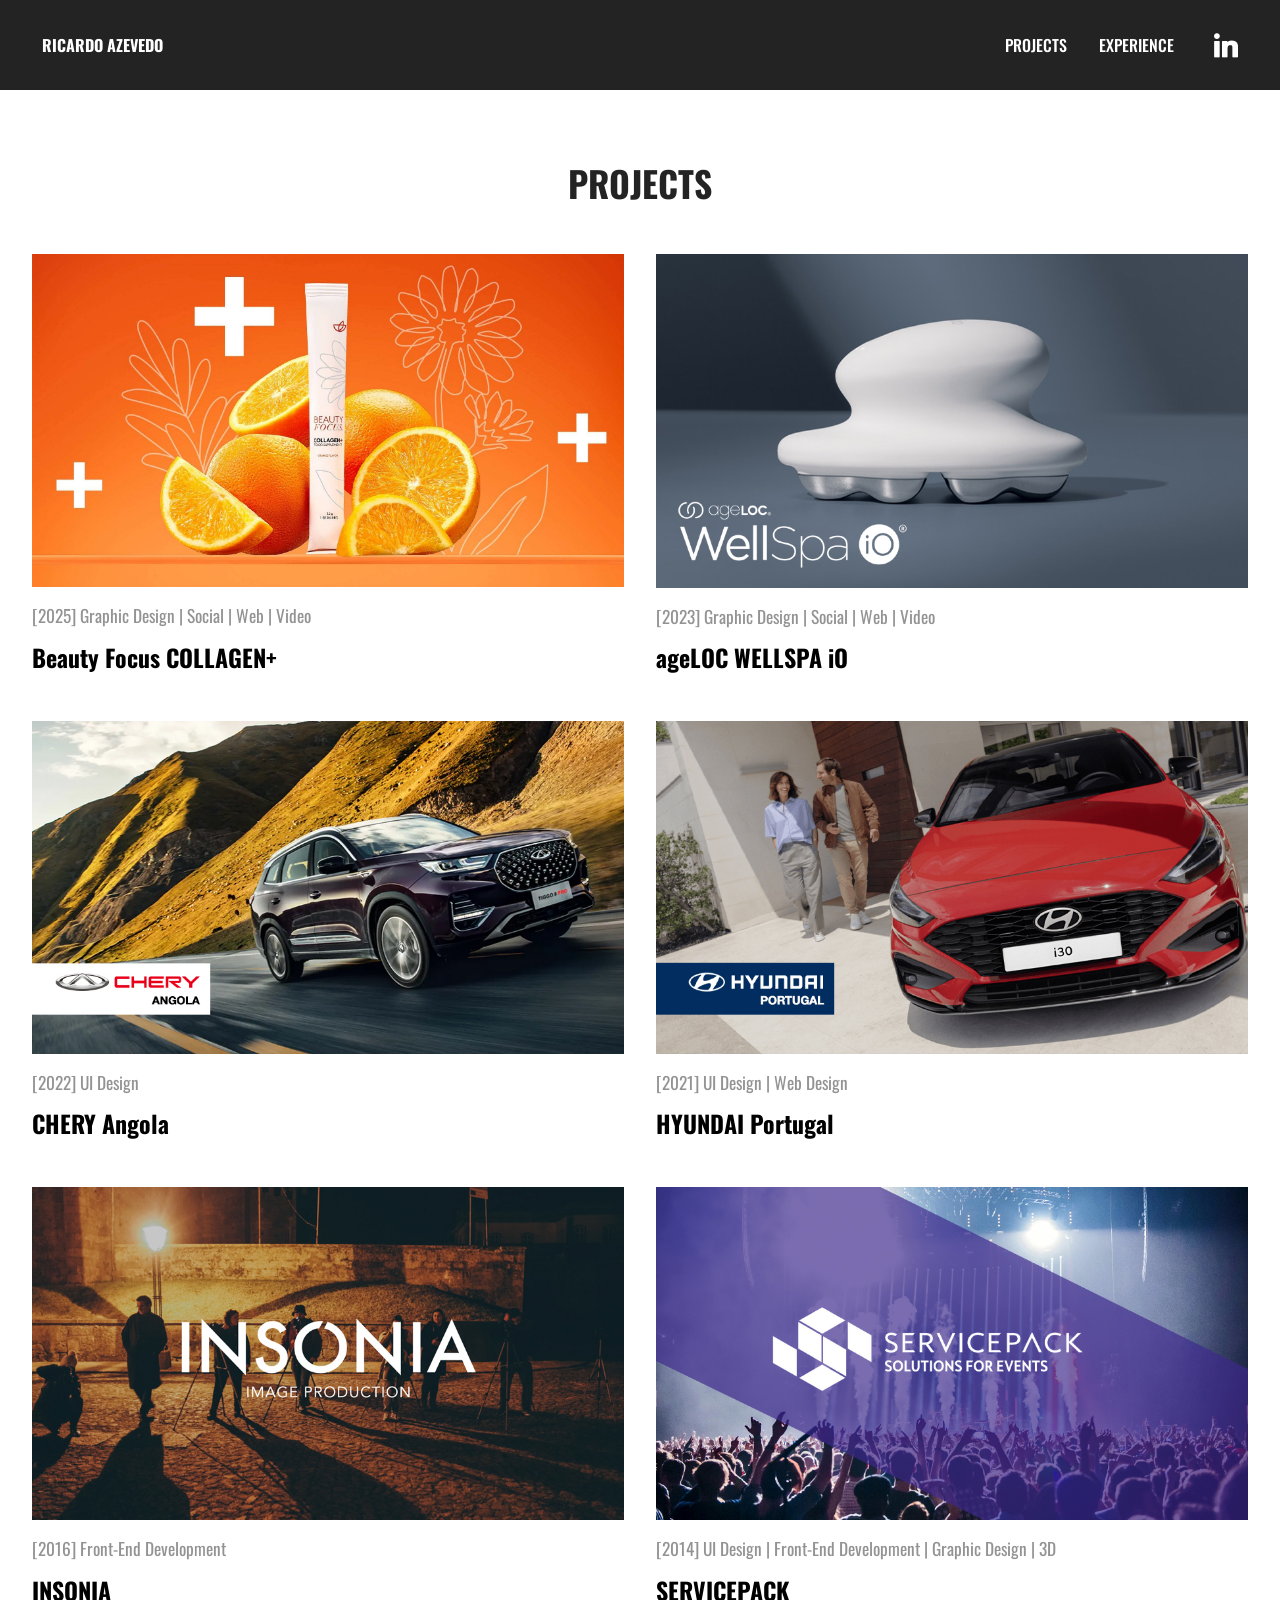
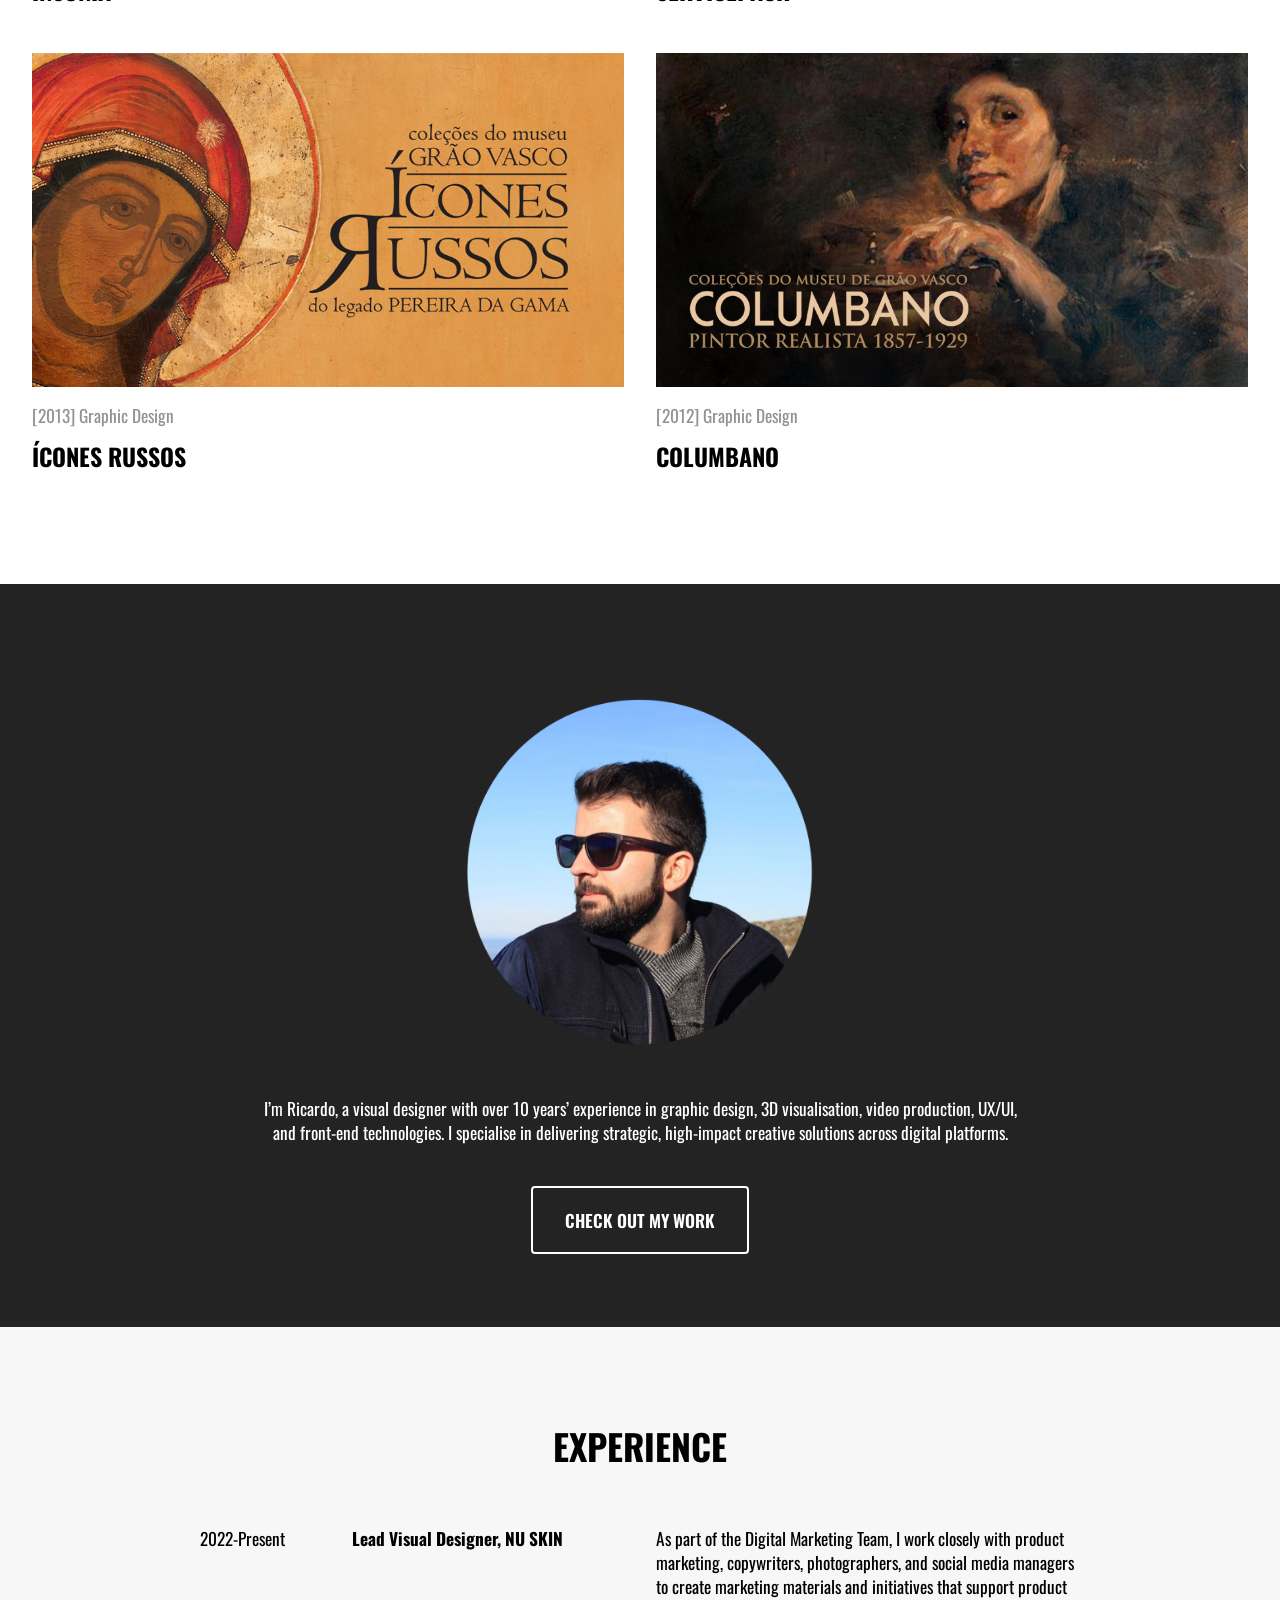
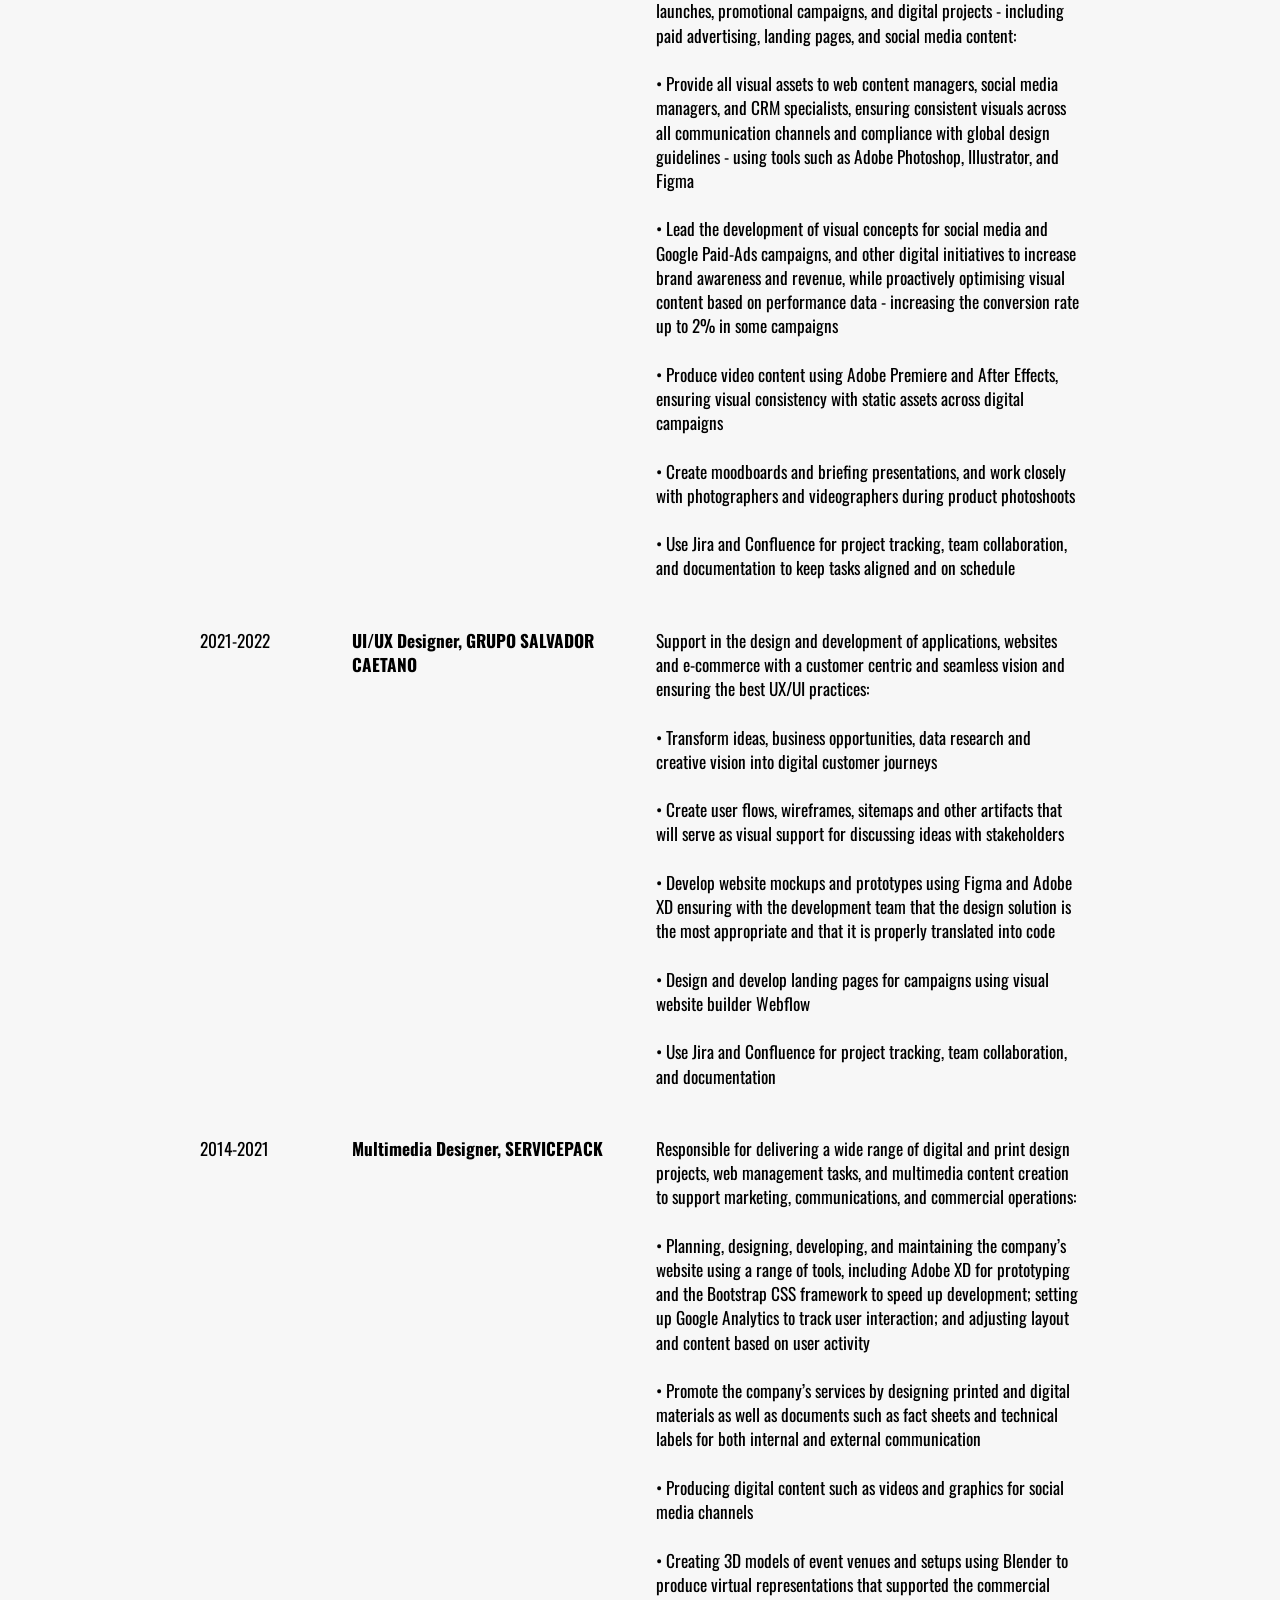
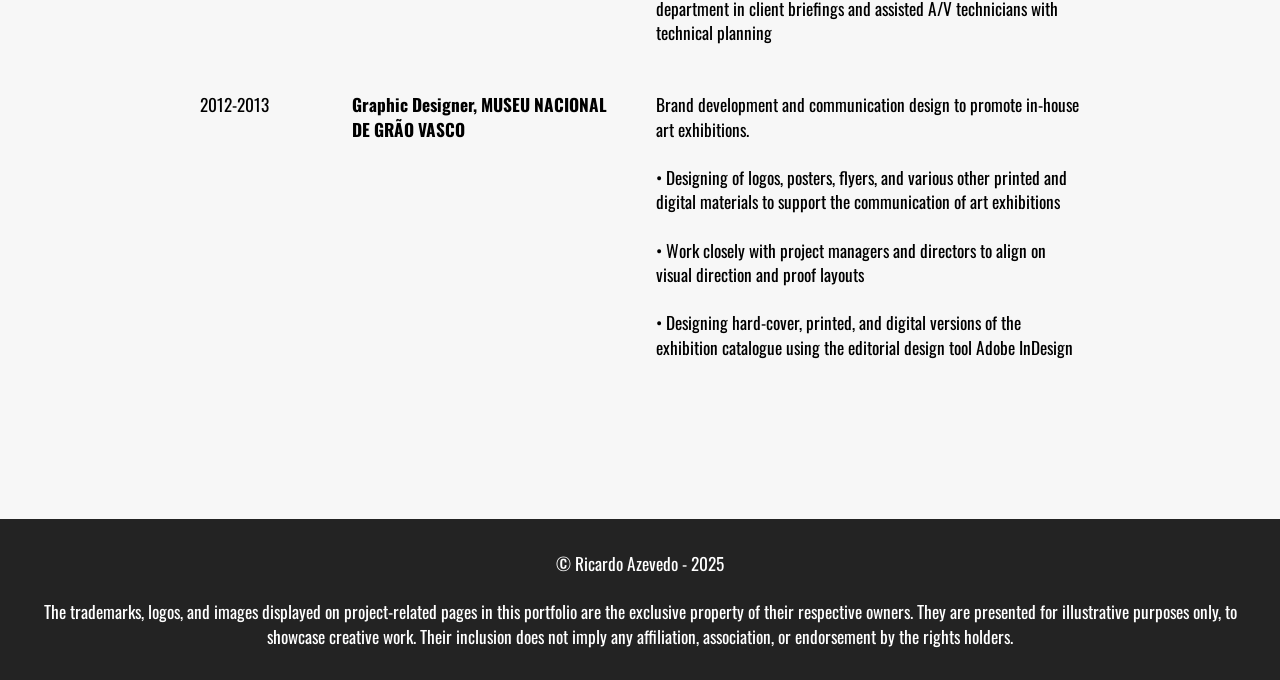
<file: index.html>
<!DOCTYPE html>
<html  >
<head>
  <!-- Site made with Mobirise Website Builder v6.0.5, https://mobirise.com -->
  <meta charset="UTF-8">
  <meta http-equiv="X-UA-Compatible" content="IE=edge">
  <meta name="generator" content="Mobirise v6.0.5, mobirise.com">
  <meta name="viewport" content="width=device-width, initial-scale=1, minimum-scale=1">
  <link rel="shortcut icon" href="assets/images/favicon-1.png" type="image/x-icon">
  <meta name="description" content="">
  
  
  <title>Home</title>
  <link rel="stylesheet" href="assets/web/assets/mobirise-icons2/mobirise2.css">
  <link rel="stylesheet" href="assets/bootstrap/css/bootstrap.min.css">
  <link rel="stylesheet" href="assets/bootstrap/css/bootstrap-grid.min.css">
  <link rel="stylesheet" href="assets/bootstrap/css/bootstrap-reboot.min.css">
  <link rel="stylesheet" href="assets/dropdown/css/style.css">
  <link rel="stylesheet" href="assets/socicon/css/styles.css">
  <link rel="stylesheet" href="assets/theme/css/style.css">
  <link rel="preload" href="https://fonts.googleapis.com/css?family=Oswald:200,300,400,500,600,700&display=swap" as="style" onload="this.onload=null;this.rel='stylesheet'">
  <noscript><link rel="stylesheet" href="https://fonts.googleapis.com/css?family=Oswald:200,300,400,500,600,700&display=swap"></noscript>
  <link rel="preload" as="style" href="assets/mobirise/css/mbr-additional.css?v=ye48S7"><link rel="stylesheet" href="assets/mobirise/css/mbr-additional.css?v=ye48S7" type="text/css">

  
  
  
</head>
<body>
  
  <section data-bs-version="5.1" class="menu menu6 cid-uO6YqCtdDY" once="menu" id="menu06-40">
	

	<nav class="navbar navbar-dropdown opacityScrollOff navbar-fixed-top navbar-expand-lg">
		<div class="container">
			<div class="navbar-brand">
				
				<span class="navbar-caption-wrap"><a class="navbar-caption text-primary display-4" href="index.html">RICARDO AZEVEDO</a></span>
			</div>
			<button class="navbar-toggler" type="button" data-toggle="collapse" data-bs-toggle="collapse" data-target="#navbarSupportedContent" data-bs-target="#navbarSupportedContent" aria-controls="navbarNavAltMarkup" aria-expanded="false" aria-label="Toggle navigation">
				<div class="hamburger">
					<span></span>
					<span></span>
					<span></span>
					<span></span>
				</div>
			</button>
			<div class="collapse navbar-collapse opacityScrollOff" id="navbarSupportedContent">
				<ul class="navbar-nav nav-dropdown nav-right" data-app-modern-menu="true"><li class="nav-item">
						<a class="nav-link link text-primary display-4" href="index.html#news08-e">PROJECTS</a>
					</li>
					
					<li class="nav-item">
						<a class="nav-link link text-primary display-4" href="index.html#timeline04-3p">EXPERIENCE</a>
					</li></ul>
				<div class="icons-menu">
					<a class="iconfont-wrapper" href="https://www.linkedin.com/in/azevedot2/" target="_blank">
						<span class="p-2 mbr-iconfont socicon-linkedin socicon" style=""></span>
					</a>
					
					
					
				</div>
				
			</div>
		</div>
	</nav>
</section>

<section data-bs-version="5.1" class="news08 cid-uM7vbQ5G79" id="news08-e">
  
  
  <div class="container">
    <div class="row justify-content-center mb-5">
      <div class="col-12 content-head">
        <div class="mbr-section-head">
          <h4 class="mbr-section-title mbr-fonts-style align-center mb-0 display-2"><strong>PROJECTS</strong></h4>
          
        </div>
      </div>
    </div>
    <div class="row">
      <div class="item features-image col-12 col-md-6 col-lg-6 active">
        <div class="item-wrapper">
          <div class="item-img mb-3">
            <a href="collagen-plus.html"><img src="assets/images/2025-beautyfocus-1.webp" alt="Mobirise Website Builder" title="" data-slide-to="0" data-bs-slide-to="0"></a>
          </div>
          <div class="item-content align-left">
            <h5 class="item-title mbr-fonts-style mt-0 mb-3 display-7">[2025] Graphic Design | Social | Web | Video</h5>
            <h6 class="item-subtitle mbr-fonts-style mb-3 display-5"><strong>Beauty Focus COLLAGEN+</strong></h6>
            
            
          </div>
        </div>
      </div>
      <div class="item features-image col-12 col-md-6 col-lg-6">
        <div class="item-wrapper">
          <div class="item-img mb-3">
            <a href="wellspa.html"><img src="assets/images/2023-nuskindevices.webp" alt="" title="" data-slide-to="1" data-bs-slide-to="1"></a>
          </div>
          <div class="item-content align-left">
            <h5 class="item-title mbr-fonts-style mb-3 mt-0 display-7">[2023] Graphic Design | Social | Web | Video</h5>
            <h6 class="item-subtitle mbr-fonts-style mb-3 display-5">
              <strong>ageLOC WELLSPA iO</strong></h6>
            
            
          </div>
        </div>
      </div><div class="item features-image col-12 col-md-6 col-lg-6">
        <div class="item-wrapper">
          <div class="item-img mb-3">
            <a href="chery.html"><img src="assets/images/2021-cheryangola-1.webp" alt="" title="" data-slide-to="2" data-bs-slide-to="2"></a>
          </div>
          <div class="item-content align-left">
            <h5 class="item-title mbr-fonts-style mb-3 mt-0 display-7">[2022] UI Design</h5>
            <h6 class="item-subtitle mbr-fonts-style mb-3 display-5"><strong>CHERY Angola</strong></h6>
            
            
          </div>
        </div>
      </div><div class="item features-image col-12 col-md-6 col-lg-6">
        <div class="item-wrapper">
          <div class="item-img mb-3">
            <a href="hyundai.html"><img src="assets/images/2021-hyundai-1.webp" alt="" title="" data-slide-to="3" data-bs-slide-to="3"></a>
          </div>
          <div class="item-content align-left">
            <h5 class="item-title mbr-fonts-style mb-3 mt-0 display-7">[2021] UI Design | Web Design</h5>
            <h6 class="item-subtitle mbr-fonts-style mb-3 display-5">
              <strong>HYUNDAI Portugal</strong></h6>
            
            
          </div>
        </div>
      </div><div class="item features-image col-12 col-md-6 col-lg-6">
        <div class="item-wrapper">
          <div class="item-img mb-3">
            <a href="insonia.html"><img src="assets/images/2016-insonia-1.webp" alt="" title="" data-slide-to="4" data-bs-slide-to="4"></a>
          </div>
          <div class="item-content align-left">
            <h5 class="item-title mbr-fonts-style mb-3 mt-0 display-7">[2016] Front-End Development</h5>
            <h6 class="item-subtitle mbr-fonts-style mb-3 display-5"><strong>INSONIA</strong></h6>
            
            
          </div>
        </div>
      </div><div class="item features-image col-12 col-md-6 col-lg-6">
        <div class="item-wrapper">
          <div class="item-img mb-3">
            <a href="servicepack.html"><img src="assets/images/2014-servicepack-3.webp" alt="" title="" data-slide-to="5" data-bs-slide-to="5"></a>
          </div>
          <div class="item-content align-left">
            <h5 class="item-title mbr-fonts-style mb-3 mt-0 display-7">[2014] UI Design | Front-End Development | Graphic Design | 3D</h5>
            <h6 class="item-subtitle mbr-fonts-style mb-3 display-5"><strong>SERVICEPACK</strong></h6>
            
            
          </div>
        </div>
      </div><div class="item features-image col-12 col-md-6 col-lg-6">
        <div class="item-wrapper">
          <div class="item-img mb-3">
            <a href="icones-russos.html"><img src="assets/images/2016-iconesrussos-1.webp" alt="" title="" data-slide-to="6" data-bs-slide-to="6"></a>
          </div>
          <div class="item-content align-left">
            <h5 class="item-title mbr-fonts-style mb-3 mt-0 display-7">[2013] Graphic Design</h5>
            <h6 class="item-subtitle mbr-fonts-style mb-3 display-5"><strong>ÍCONES RUSSOS</strong></h6>
            
            
          </div>
        </div>
      </div><div class="item features-image col-12 col-md-6 col-lg-6">
        <div class="item-wrapper">
          <div class="item-img mb-3">
            <a href="columbano.html"><img src="assets/images/2012-columbano-1.webp" alt="" title="" data-slide-to="7" data-bs-slide-to="8"></a>
          </div>
          <div class="item-content align-left">
            <h5 class="item-title mbr-fonts-style mb-3 mt-0 display-7">[2012] Graphic Design</h5>
            <h6 class="item-subtitle mbr-fonts-style mb-3 display-5"><strong>COLUMBANO</strong></h6>
            
            
          </div>
        </div>
      </div>
      

    </div>
  </div>
</section>

<section data-bs-version="5.1" class="header12 cid-uM7Awd3xrx" id="header12-h">
  
  

  <div class="text-center container">
    <div class="row mb-4 justify-content-center">
      <div class="col-12 col-md-4">
        <img class="w-100" src="assets/images/profilehp.webp" alt="Mobirise Website Builder">
      </div>
    </div>
    <div class="row justify-content-center">
      <div class="col-md-12 content-head">
        
        <p class="mbr-text mbr-fonts-style mb-4 display-7">
          I’m Ricardo, a visual designer with over 10 years’ experience in graphic design, 3D visualisation, video production, UX/UI, and front-end technologies. I specialise in delivering strategic, high-impact creative solutions across digital platforms.
        </p>
        <div class="mbr-section-btn mt-4"><a class="btn btn-primary-outline display-7" href="index.html#news08-e">CHECK OUT MY WORK</a></div>
      </div>
    </div>
  </div>
</section>

<section data-bs-version="5.1" class="timeline04 cid-uND1uQrahe" id="timeline04-3p">
  

  
  
  <div class="container">
    <div class="row justify-content-center">
      <div class="card col-md-12 col-lg-10">
        <div class="card-wrapper">
          <div class="row justify-content-center">
            <div class="col-12 mb-5 content-head">
              <h3 class="card-title mbr-fonts-style mbr-white mt-3 display-2">
                <strong>EXPERIENCE</strong></h3>
              
            </div>
          </div>
          <div class="card-box">
            
            <div class="row justify-content-center item features-without-image mb-5 active">
              <div class="col-12 col-lg-2">
                <h5 class="mbr-card-title mbr-fonts-style mt-0 mb-3 display-7">
                  2022-Present</h5>
              </div>
              <div class="col-12 col-lg-4">
                <h6 class="mbr-card-subtitle mbr-fonts-style mt-0 mb-3 display-7"><strong>Lead Visual Designer, NU SKIN</strong></h6>
              </div>
              <div class="col-md-12 col-lg item-wrapper">
                <p class="mbr-text mbr-fonts-style mt-0 mb-0 display-7">As part of the Digital Marketing Team, I work closely with product marketing, copywriters, photographers, and social media managers to create marketing materials and initiatives that support product launches, promotional campaigns, and digital projects - including paid advertising, landing pages, and social media content:<br><br>• Provide all visual assets to web content managers, social media managers, and CRM specialists, ensuring consistent visuals across all communication channels and compliance with global design guidelines - using tools such as Adobe Photoshop, Illustrator, and Figma
<br><br>• Lead the development of visual concepts for social media and Google Paid-Ads campaigns, and other digital initiatives to increase brand awareness and revenue, while proactively optimising visual content based on performance data - increasing the conversion rate up to 2% in some campaigns<br><br>• Produce video content using Adobe Premiere and After Effects, ensuring visual consistency with static assets across digital campaigns<br><br>• Create moodboards and briefing presentations, and work closely with photographers and videographers during product photoshoots<br><br>• Use Jira and Confluence for project tracking, team collaboration, and documentation to keep tasks aligned and on schedule<br></p>
              </div>
            </div><div class="row justify-content-center item features-without-image mb-5">
              <div class="col-12 col-lg-2">
                <h5 class="mbr-card-title mbr-fonts-style mt-0 mb-3 display-7">
                  2021-2022</h5>

              </div>
              <div class="col-12 col-lg-4">
                <h6 class="mbr-card-subtitle mbr-fonts-style mt-0 mb-3 display-7"><strong>UI/UX Designer, GRUPO SALVADOR CAETANO</strong></h6>
              </div>
              <div class="col-md-12 col-lg item-wrapper">
                <p class="mbr-text mbr-fonts-style mt-0 mb-0 display-7">Support in the design and development of applications, websites and e-commerce with a customer centric and seamless vision and ensuring the best UX/UI practices:<br><br>• Transform ideas, business opportunities, data research and creative vision into digital customer journeys<br><br>• Create user flows, wireframes, sitemaps and other artifacts that will serve as visual support for discussing ideas with stakeholders<br><br>• Develop website mockups and prototypes using Figma and Adobe XD ensuring with the development team that the design solution is the most appropriate and that it is properly translated into code<br><br>• Design and develop landing pages for campaigns using visual website builder Webflow<br><br>• Use Jira and Confluence for project tracking, team collaboration, and documentation<br></p>
              </div>
            </div>
            <div class="row justify-content-center item features-without-image mb-5">
              <div class="col-12 col-lg-2">
                <h5 class="mbr-card-title mbr-fonts-style mt-0 mb-3 display-7">
                  2014-2021</h5>
              </div>
              <div class="col-12 col-lg-4">
                <h6 class="mbr-card-subtitle mbr-fonts-style mt-0 mb-3 display-7"><strong>Multimedia Designer, SERVICEPACK</strong></h6>
              </div>
              <div class="col-md-12 col-lg item-wrapper">
                <p class="mbr-text mbr-fonts-style mt-0 mb-0 display-7">Responsible for delivering a wide range of digital and print design projects, web management tasks, and multimedia content creation to support marketing, communications, and commercial operations:<br><br>• Planning, designing, developing, and maintaining the company’s website using a range of tools, including Adobe XD for prototyping and the Bootstrap CSS framework to speed up development; setting up Google Analytics to track user interaction; and adjusting layout and content based on user activity<br><br>• Promote the company’s services by designing printed and digital materials as well as documents such as fact sheets and technical labels for both internal and external communication<br><br>• Producing digital content such as videos and graphics for social media channels<br><br>• Creating 3D models of event venues and setups using Blender to produce virtual representations that supported the commercial department in client briefings and assisted A/V technicians with technical planning<br></p>
              </div>
            </div><div class="row justify-content-center item features-without-image mb-5">
              <div class="col-12 col-lg-2">
                <h5 class="mbr-card-title mbr-fonts-style mt-0 mb-3 display-7">2012-2013</h5>
              </div>
              <div class="col-12 col-lg-4">
                <h6 class="mbr-card-subtitle mbr-fonts-style mt-0 mb-3 display-7"><strong>Graphic Designer, MUSEU NACIONAL DE GRÃO VASCO</strong></h6>
              </div>
              <div class="col-md-12 col-lg item-wrapper">
                <p class="mbr-text mbr-fonts-style mt-0 mb-0 display-7">Brand development and communication design to promote in-house art exhibitions.<br><br>• Designing of logos, posters, flyers, and various other printed and digital materials to support the communication of art exhibitions<br><br>• Work closely with project managers and directors to align on visual direction and proof layouts<br><br>• Designing hard-cover, printed, and digital versions of the exhibition catalogue using the editorial design tool Adobe InDesign<br></p>
              </div>
            </div>
          </div>
        </div>
      </div>
    </div>
  </div>
</section>

<section data-bs-version="5.1" class="footer4 cid-uM7Dbq4Dsi" once="footers" id="footer04-j">

    

    

    <div class="container">
        <div class="media-container-row align-center mbr-white">
            <div class="col-12">
                <p class="mbr-text mb-0 mbr-fonts-style display-7">
                    ©&nbsp;Ricardo Azevedo - 2025<br><br>The trademarks, logos, and images displayed on project-related pages in this portfolio are the exclusive property of their respective owners. They are presented for illustrative purposes only, to showcase creative work. Their inclusion does not imply any affiliation, association, or endorsement by the rights holders.<br></p>
            </div>
        </div>
    </div>
</section><section class="display-7" style="padding: 0;align-items: center;justify-content: center;flex-wrap: wrap;    align-content: center;display: none;position: relative;height: 4rem;"><a href="https://mobiri.se/1079475" style="flex: 1 1;height: 4rem;position: absolute;width: 100%;z-index: 1;"><img alt="" style="height: 4rem;" src="[data-uri]"></a><p style="margin: 0;text-align: center;" class="display-7">&#8204;</p><a style="z-index:1" href="https://mobirise.com/builder/no-code-website-builder.html">No Code Website Builder</a></section><script src="assets/bootstrap/js/bootstrap.bundle.min.js"></script>  <script src="assets/smoothscroll/smooth-scroll.js"></script>  <script src="assets/ytplayer/index.js"></script>  <script src="assets/dropdown/js/navbar-dropdown.js"></script>  <script src="assets/theme/js/script.js"></script>  
  
  
<div class="lang-links" style="display: none;">
                        <div class="language-wrapper">
                        <a href="./pt/index.html" class="language">pt</a>
                        </div>
                    </div>
</html>
</file>
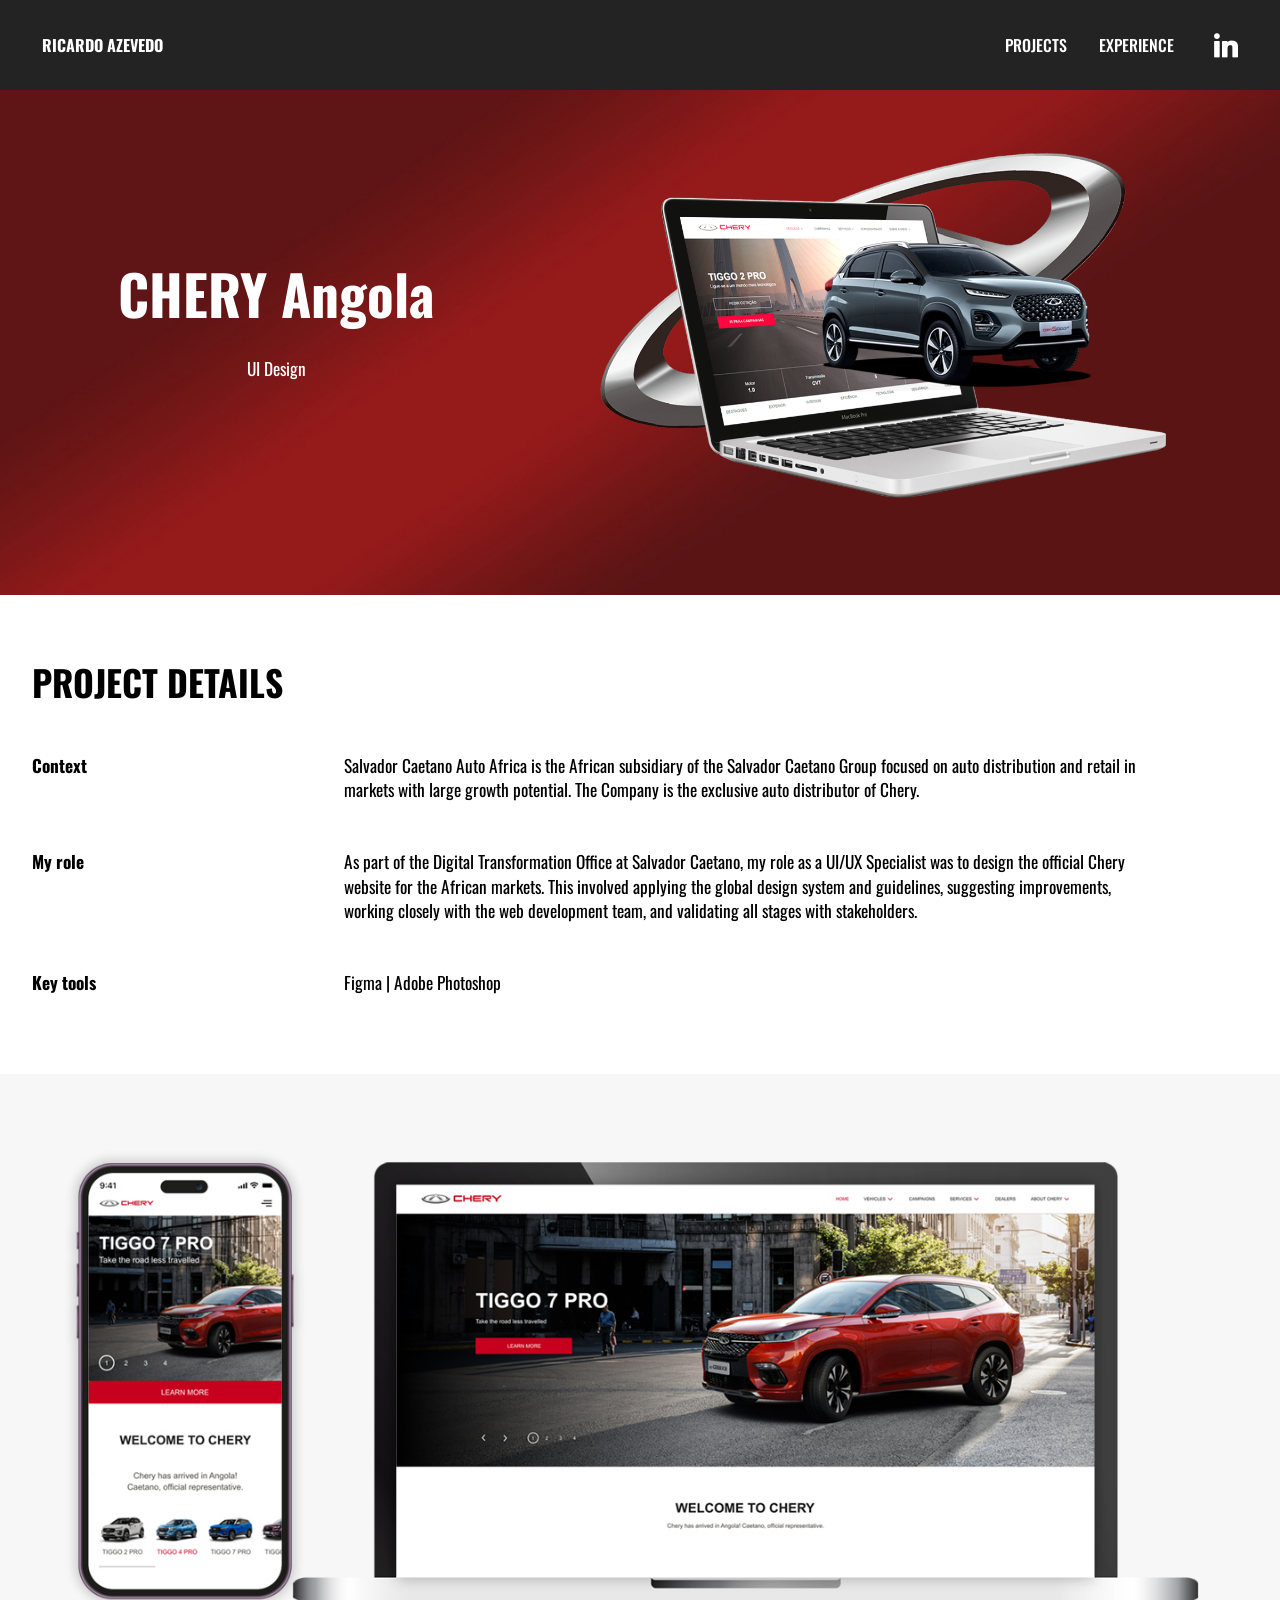
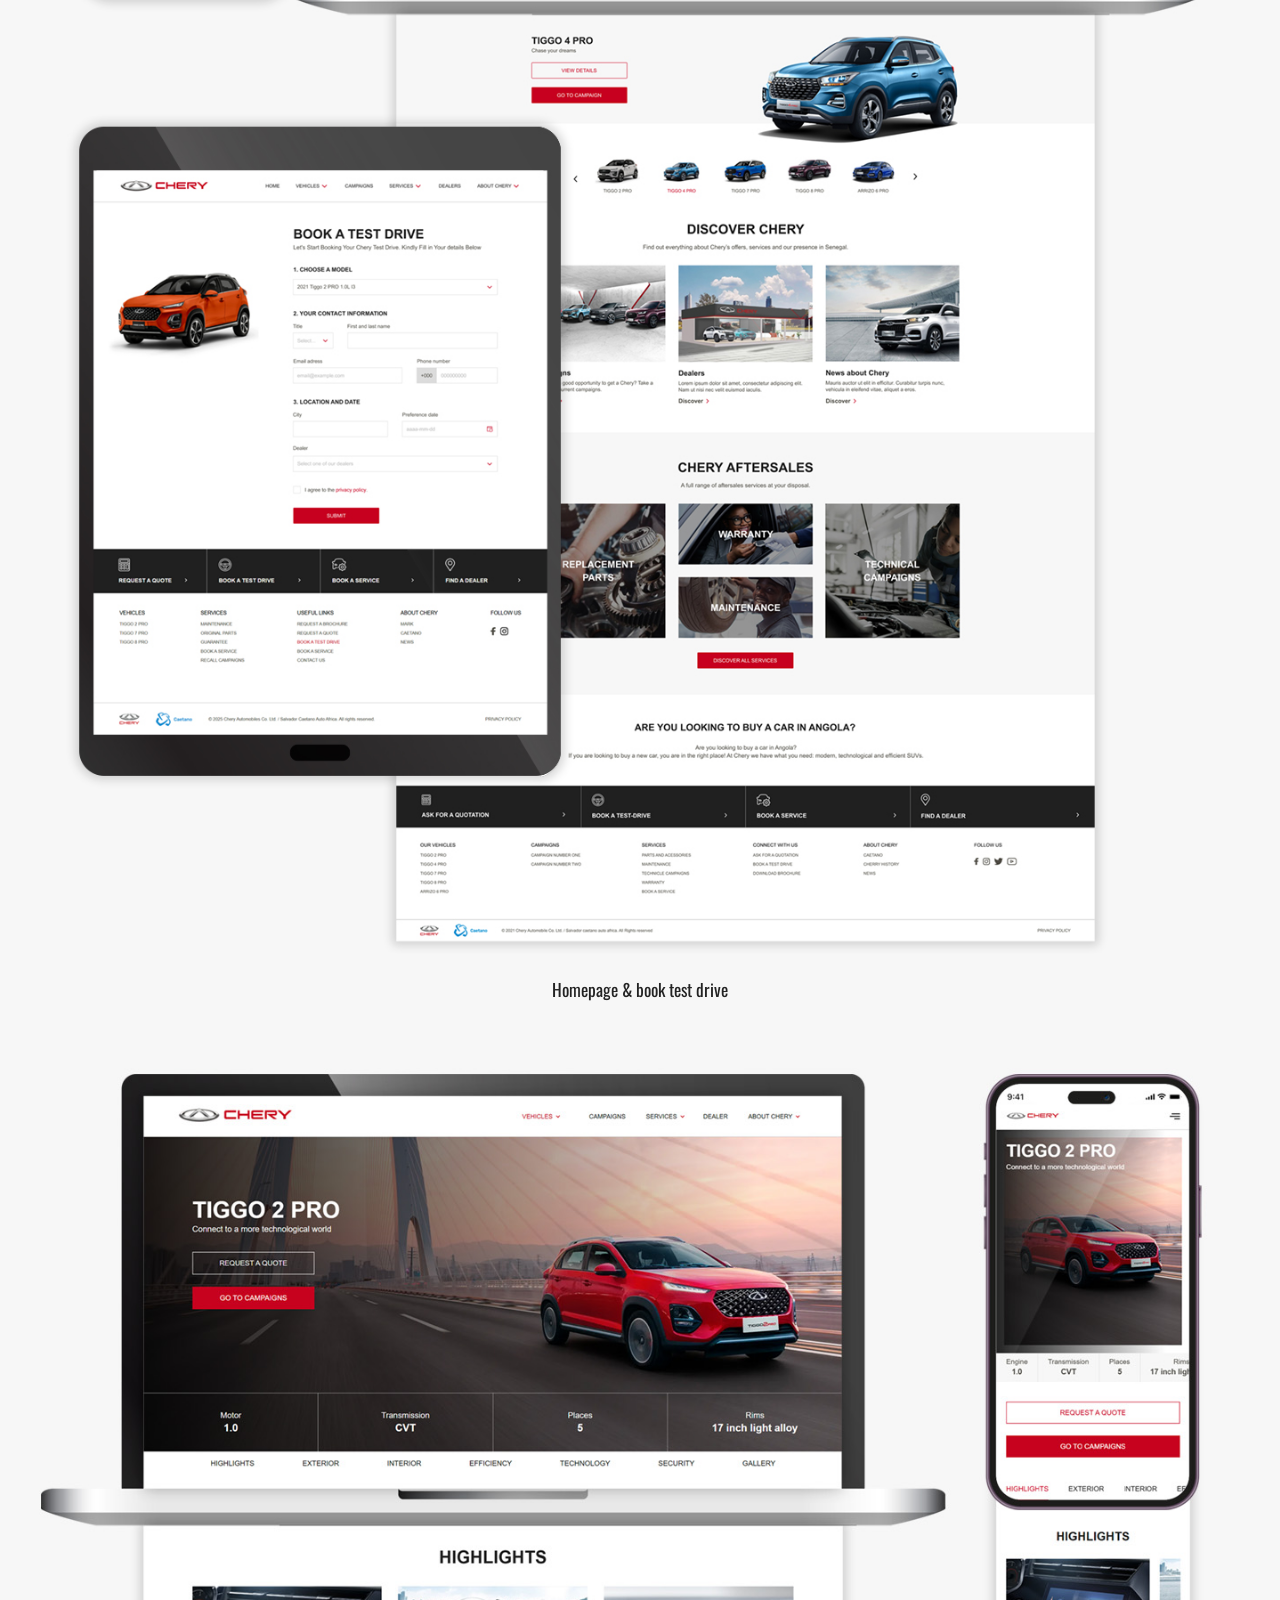
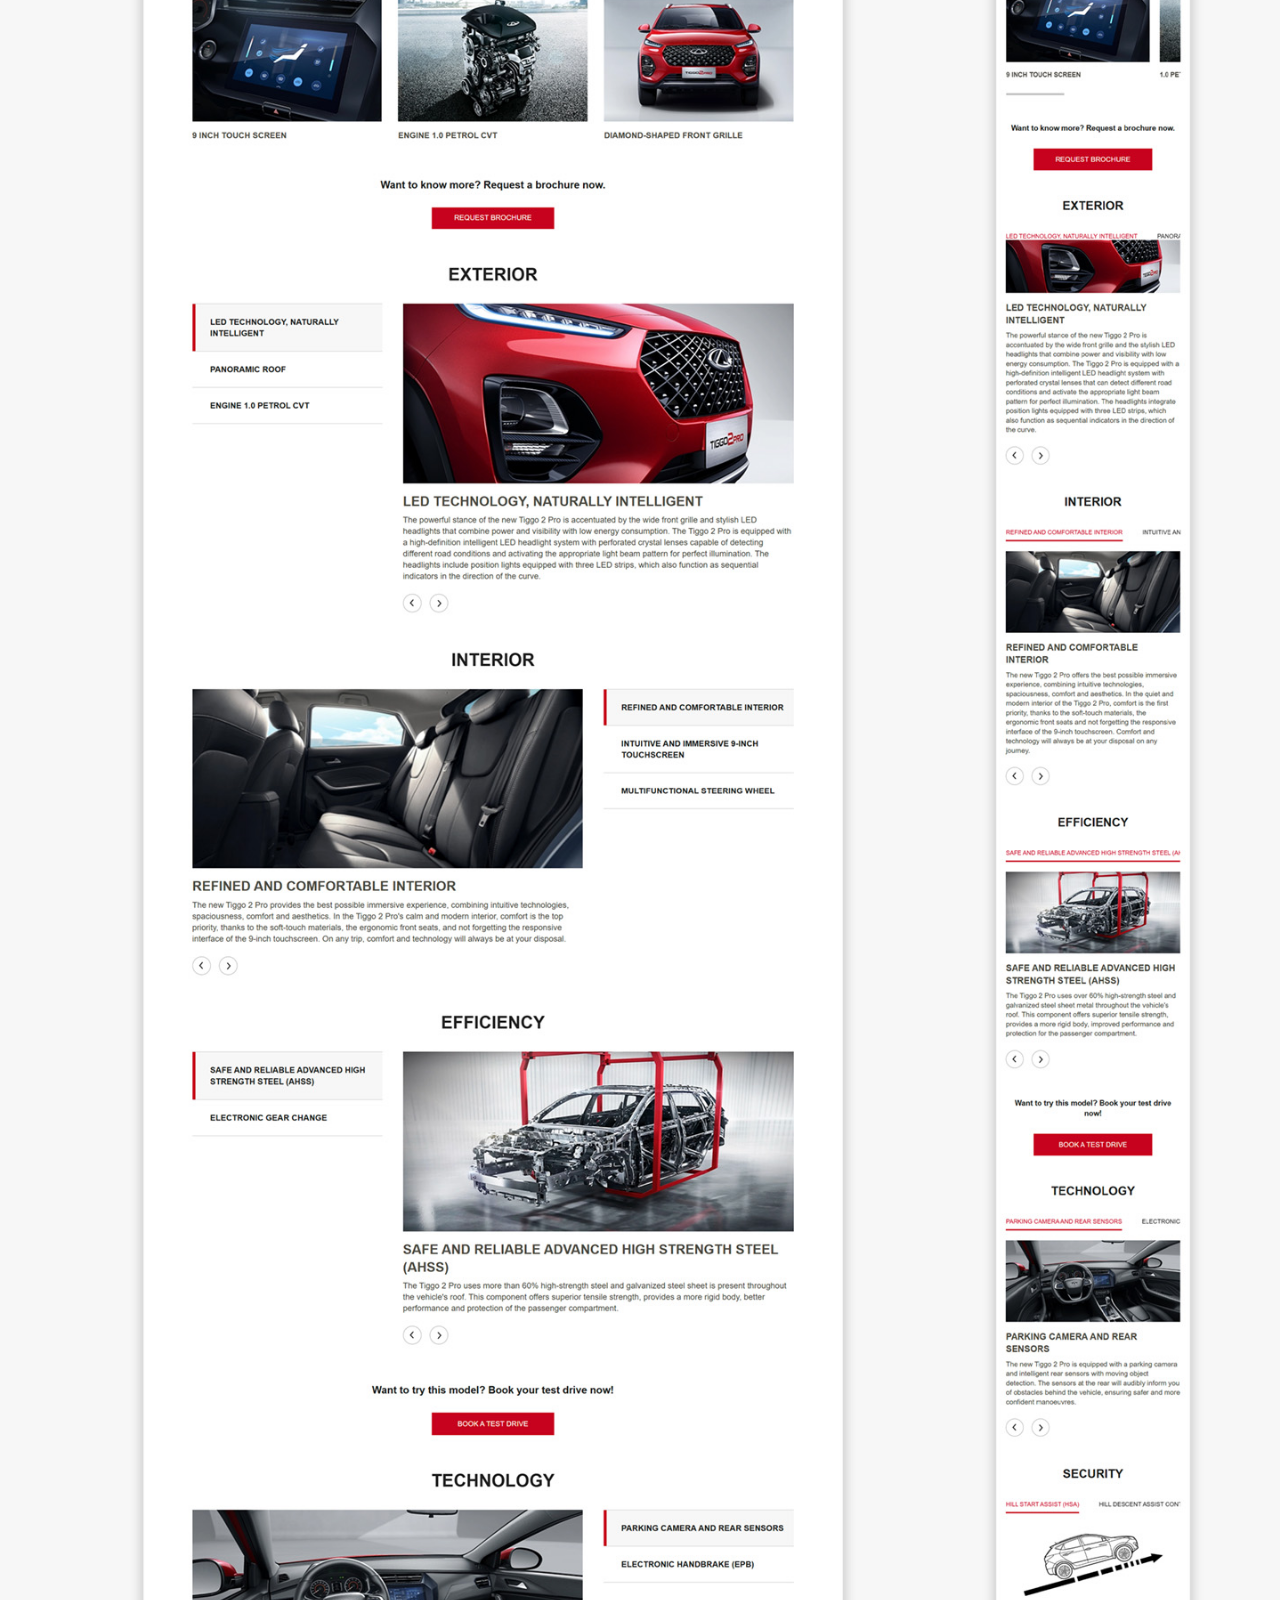
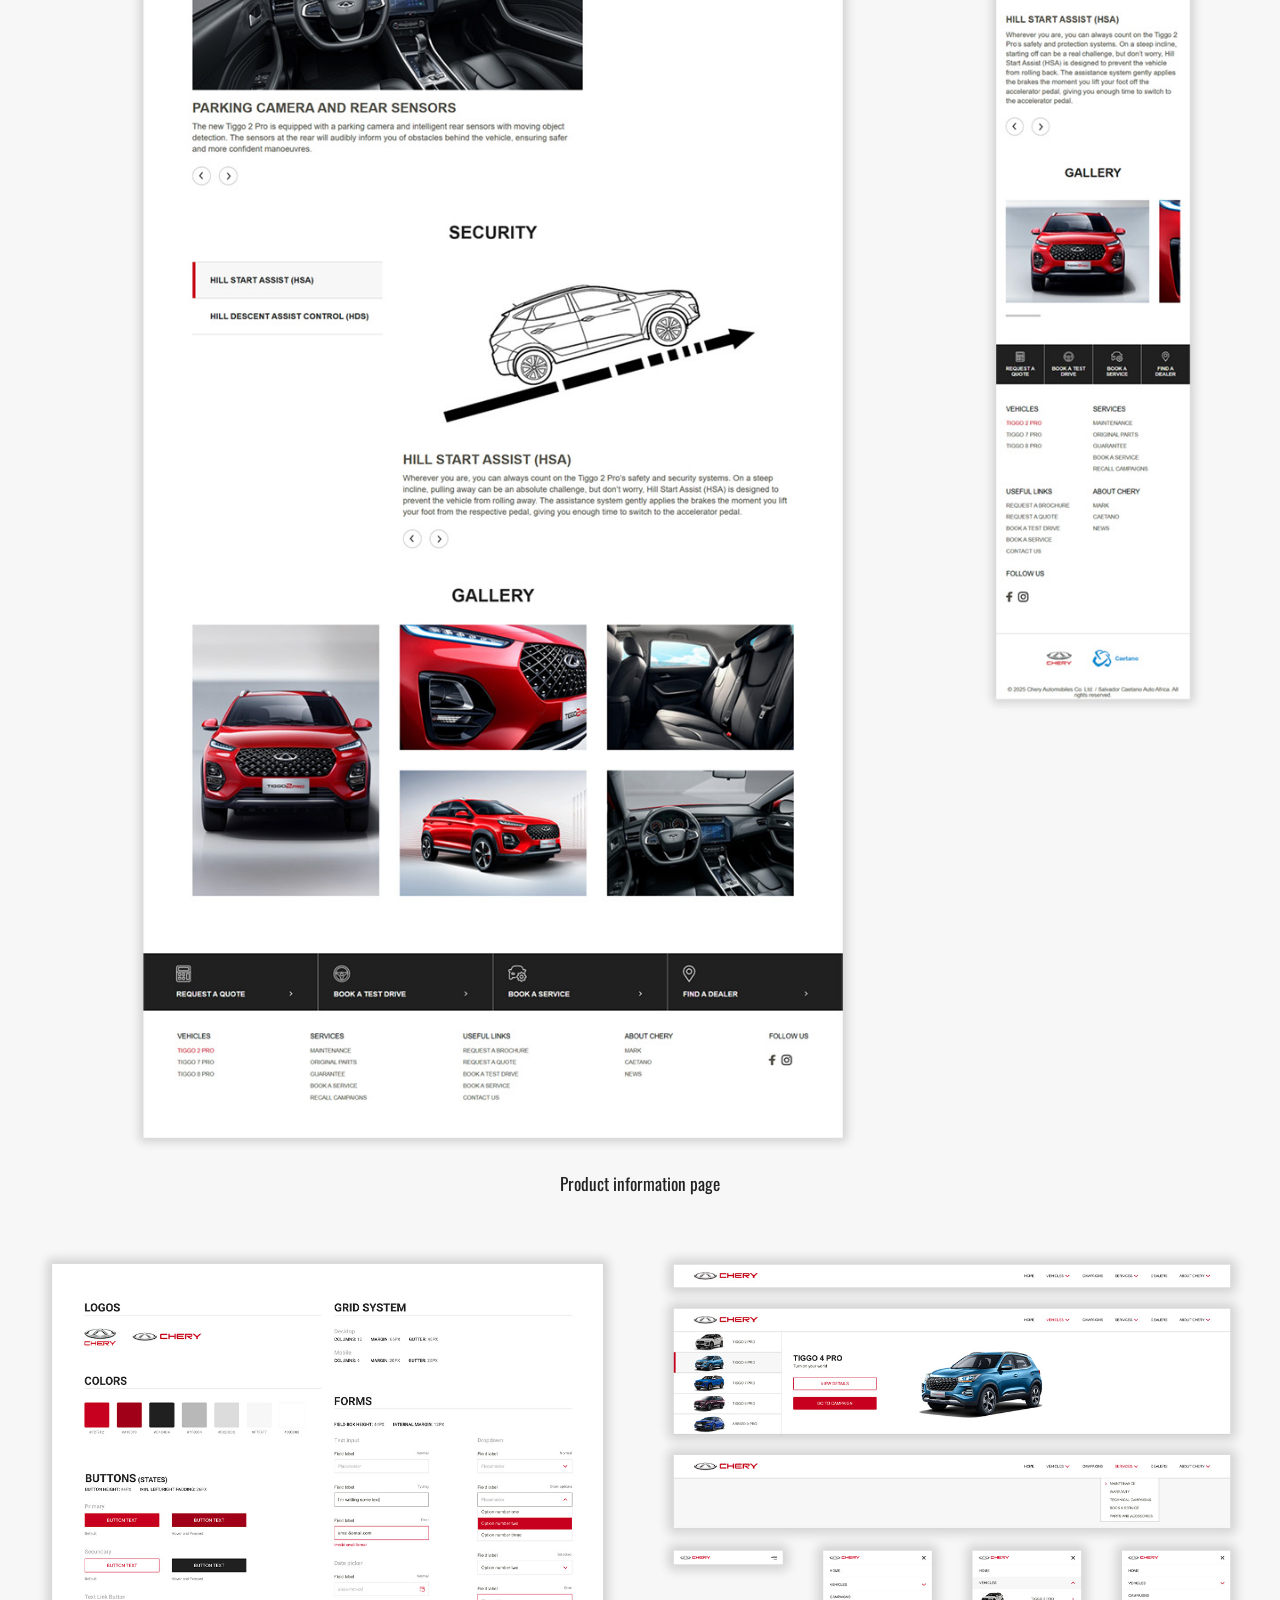
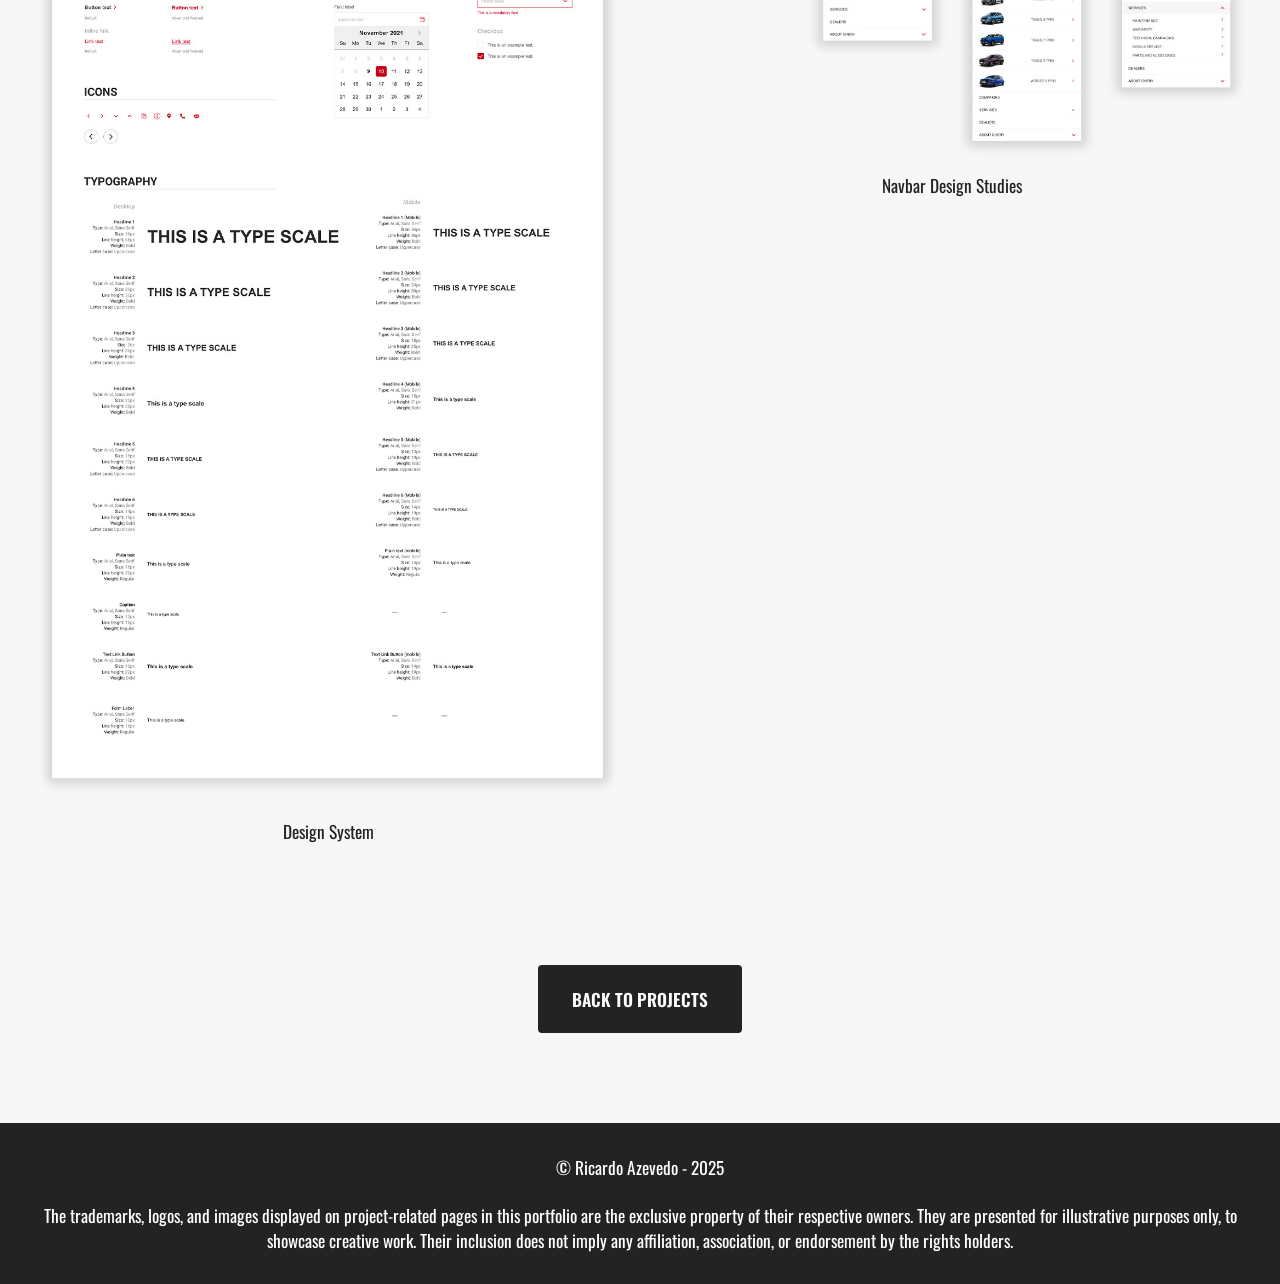
<file: chery.html>
<!DOCTYPE html>
<html  >
<head>
  <!-- Site made with Mobirise Website Builder v6.0.5, https://mobirise.com -->
  <meta charset="UTF-8">
  <meta http-equiv="X-UA-Compatible" content="IE=edge">
  <meta name="generator" content="Mobirise v6.0.5, mobirise.com">
  <meta name="viewport" content="width=device-width, initial-scale=1, minimum-scale=1">
  <link rel="shortcut icon" href="assets/images/favicon-1.png" type="image/x-icon">
  <meta name="description" content="">
  
  
  <title>Chery</title>
  <link rel="stylesheet" href="assets/web/assets/mobirise-icons2/mobirise2.css">
  <link rel="stylesheet" href="assets/bootstrap/css/bootstrap.min.css">
  <link rel="stylesheet" href="assets/bootstrap/css/bootstrap-grid.min.css">
  <link rel="stylesheet" href="assets/bootstrap/css/bootstrap-reboot.min.css">
  <link rel="stylesheet" href="assets/dropdown/css/style.css">
  <link rel="stylesheet" href="assets/socicon/css/styles.css">
  <link rel="stylesheet" href="assets/theme/css/style.css">
  <link rel="stylesheet" href="assets/gallery/style.css">
  <link rel="preload" href="https://fonts.googleapis.com/css?family=Oswald:200,300,400,500,600,700&display=swap" as="style" onload="this.onload=null;this.rel='stylesheet'">
  <noscript><link rel="stylesheet" href="https://fonts.googleapis.com/css?family=Oswald:200,300,400,500,600,700&display=swap"></noscript>
  <link rel="preload" as="style" href="assets/mobirise/css/mbr-additional.css?v=yiX5fP"><link rel="stylesheet" href="assets/mobirise/css/mbr-additional.css?v=yiX5fP" type="text/css">

  
  
  
</head>
<body>
  
  <section data-bs-version="5.1" class="menu menu6 cid-uO6YqCtdDY" once="menu" id="menu06-40">
	

	<nav class="navbar navbar-dropdown opacityScrollOff navbar-fixed-top navbar-expand-lg">
		<div class="container">
			<div class="navbar-brand">
				
				<span class="navbar-caption-wrap"><a class="navbar-caption text-primary display-4" href="index.html">RICARDO AZEVEDO</a></span>
			</div>
			<button class="navbar-toggler" type="button" data-toggle="collapse" data-bs-toggle="collapse" data-target="#navbarSupportedContent" data-bs-target="#navbarSupportedContent" aria-controls="navbarNavAltMarkup" aria-expanded="false" aria-label="Toggle navigation">
				<div class="hamburger">
					<span></span>
					<span></span>
					<span></span>
					<span></span>
				</div>
			</button>
			<div class="collapse navbar-collapse opacityScrollOff" id="navbarSupportedContent">
				<ul class="navbar-nav nav-dropdown nav-right" data-app-modern-menu="true"><li class="nav-item">
						<a class="nav-link link text-primary display-4" href="index.html#news08-e">PROJECTS</a>
					</li>
					
					<li class="nav-item">
						<a class="nav-link link text-primary display-4" href="index.html#timeline04-3p">EXPERIENCE</a>
					</li></ul>
				<div class="icons-menu">
					<a class="iconfont-wrapper" href="https://www.linkedin.com/in/azevedot2/" target="_blank">
						<span class="p-2 mbr-iconfont socicon-linkedin socicon" style=""></span>
					</a>
					
					
					
				</div>
				
			</div>
		</div>
	</nav>
</section>

<section data-bs-version="5.1" class="start article2 cid-uMICN1Vgd4" id="article02-2v">
	

	
	

	<div class="container">
		<div class="row justify-content-center">
			<div class="col-12 col-md-12 col-lg-7 image-wrapper">
				<img class="w-100" src="assets/images/chery-site-header-1.webp" alt="">
			</div>
			<div class="col-12 col-md-12 col-lg">
				<div class="text-wrapper align-left">
					<h1 class="mbr-section-title mbr-fonts-style mb-4 display-1">
						<strong>CHERY Angola</strong></h1>
					<p class="mbr-text align-left mbr-fonts-style mb-4 display-7">
					UI Design</p>
					
				</div>
			</div>
		</div>
	</div>
</section>

<section data-bs-version="5.1" class="list03 cid-uMICN23MMs" id="list03-2w">
  
  <div class="container">
    <div class="row justify-content-center">
      <div class="col-12 mb-5 content-head">
        <h3 class="mbr-section-title mbr-fonts-style align-center mb-0 display-2">
          <strong>PROJECT DETAILS</strong></h3>
        
      </div>
    </div>

    <div class="row justify-content-left item features-without-image mt-0 mb-5 active">
      <div class="col-12 col-md-12 col-lg-3">
        <h5 class="mbr-card-title mbr-fonts-style mt-0 mb-3 display-7"><strong>Context</strong></h5>
      </div>
      <div class="col-md-12 col-lg-8 item-wrapper">
        <p class="mbr-text mbr-fonts-style mt-0 mb-0 display-7">Salvador Caetano Auto Africa is the African subsidiary of the Salvador Caetano Group focused on auto distribution and retail in markets with large growth potential. The Company is the exclusive auto distributor of Chery.<br></p>
      </div>
    </div>
    <div class="row justify-content-left item features-without-image mt-0 mb-5">
      <div class="col-12 col-md-12 col-lg-3">
        <h5 class="mbr-card-title mbr-fonts-style mt-0 mb-3 display-7">
          <strong>My role</strong></h5>
      </div>
      <div class="col-md-12 col-lg-8 item-wrapper">
        <p class="mbr-text mbr-fonts-style mt-0 mb-0 display-7">As part of the Digital Transformation Office at Salvador Caetano, my role as a UI/UX Specialist was to design the official Chery website for the African markets. This involved applying the global design system and guidelines, suggesting improvements, working closely with the web development team, and validating all stages with stakeholders.</p>
      </div>
    </div><div class="row justify-content-left item features-without-image mt-0 mb-5">
      <div class="col-12 col-md-12 col-lg-3">
        <h5 class="mbr-card-title mbr-fonts-style mt-0 mb-3 display-7">
          <strong>Key tools</strong></h5>
      </div>
      <div class="col-md-12 col-lg-8 item-wrapper">
        <p class="mbr-text mbr-fonts-style mt-0 mb-0 display-7">Figma | Adobe Photoshop</p>
      </div>
    </div>
    

  </div>
</section>

<section data-bs-version="5.1" class="gallery1 mbr-gallery cid-uMICN2bhcP" id="gallery02-2x">   
    
    

    <div class="container">
        <div class="row justify-content-center">
            <div class="col-12 content-head">
                
            </div>
        </div>
        <div class="row mbr-gallery mbr-masonry" data-masonry="{&quot;percentPosition&quot;: true }">
            
            <div class="col-12 col-md-6 col-lg-12 item gallery-image active">
                <div class="item-wrapper" data-toggle="modal" data-bs-toggle="modal" data-target="#uOjxTrhRMz-modal" data-bs-target="#uOjxTrhRMz-modal">
                    <img class="w-100" src="assets/images/chery-site-homepage-devices-1.webp" alt="" data-slide-to="0" data-bs-slide-to="0" data-target="#lb-uOjxTrhRMz" data-bs-target="#lb-uOjxTrhRMz">
                    <div class="icon-wrapper">
                        <span class="mobi-mbri mobi-mbri-search mbr-iconfont mbr-iconfont-btn"></span>
                    </div>
                </div>
                <h6 class="mbr-item-subtitle mbr-fonts-style align-center mb-0 mt-3 display-7">Homepage &amp; book test drive</h6>
            </div><div class="col-12 col-md-6 col-lg-12 item gallery-image">
                <div class="item-wrapper" data-toggle="modal" data-bs-toggle="modal" data-target="#uOjxTrhRMz-modal" data-bs-target="#uOjxTrhRMz-modal">
                    <img class="w-100" src="assets/images/chery-site-product-devices-1.webp" alt="" data-slide-to="1" data-bs-slide-to="1" data-target="#lb-uOjxTrhRMz" data-bs-target="#lb-uOjxTrhRMz">
                    <div class="icon-wrapper">
                        <span class="mobi-mbri mobi-mbri-search mbr-iconfont mbr-iconfont-btn"></span>
                    </div>
                </div>
                <h6 class="mbr-item-subtitle mbr-fonts-style align-center mb-0 mt-3 display-7">Product information page</h6>
            </div>
            
            
            
            
            
        </div>

        <div class="modal mbr-slider" tabindex="-1" role="dialog" aria-hidden="true" id="uOjxTrhRMz-modal">
            <div class="modal-dialog" role="document">
                <div class="modal-content">
                    <div class="modal-body">
                        <div class="carousel slide carousel-fade" id="lb-uOjxTrhRMz" data-interval="5000" data-bs-interval="5000">
                            <div class="carousel-inner">
                                
                                <div class="carousel-item active">
                                    <img class="d-block w-100" src="assets/images/chery-site-homepage-devices-1.webp" alt="Mobirise Website Builder">
                                </div><div class="carousel-item">
                                    <img class="d-block w-100" src="assets/images/chery-site-product-devices-1.webp" alt="Mobirise Website Builder">
                                </div>
                                
                                
                                
                                
                                
                            </div>
                            <ol class="carousel-indicators">
                                <li data-slide-to="0" data-bs-slide-to="0" class="active" data-target="#lb-uOjxTrhRMz" data-bs-target="#lb-uOjxTrhRMz"></li><li data-slide-to="1" data-bs-slide-to="1" class="" data-target="#lb-uOjxTrhRMz" data-bs-target="#lb-uOjxTrhRMz"></li>
                                
                                
                                
                                
                                
                                
                            </ol>
                            <a role="button" href="" class="close" data-dismiss="modal" data-bs-dismiss="modal" aria-label="Close">
                            </a>
                            <a class="carousel-control-prev carousel-control" role="button" data-slide="prev" data-bs-slide="prev" href="#lb-uOjxTrhRMz">
                                <span class="mobi-mbri mobi-mbri-arrow-prev" aria-hidden="true"></span>
                                <span class="sr-only visually-hidden">Previous</span>
                            </a>
                            <a class="carousel-control-next carousel-control" role="button" data-slide="next" data-bs-slide="next" href="#lb-uOjxTrhRMz">
                                <span class="mobi-mbri mobi-mbri-arrow-next" aria-hidden="true"></span>
                                <span class="sr-only visually-hidden">Next</span>
                            </a>
                        </div>
                    </div>
                </div>
            </div>
        </div>
    </div>
</section>

<section data-bs-version="5.1" class="gallery1 mbr-gallery cid-uMIGud27xv" id="gallery02-2z">   
    
    

    <div class="container">
        <div class="row justify-content-center">
            <div class="col-12 content-head">
                
            </div>
        </div>
        <div class="row mbr-gallery mbr-masonry" data-masonry="{&quot;percentPosition&quot;: true }">
            
            <div class="col-12 col-md-6 col-lg-6 item gallery-image active">
                <div class="item-wrapper" data-toggle="modal" data-bs-toggle="modal" data-target="#uOjxTrHfBP-modal" data-bs-target="#uOjxTrHfBP-modal">
                    <img class="w-100" src="assets/images/chery-design-system.webp" alt="" data-slide-to="0" data-bs-slide-to="0" data-target="#lb-uOjxTrHfBP" data-bs-target="#lb-uOjxTrHfBP">
                    <div class="icon-wrapper">
                        <span class="mobi-mbri mobi-mbri-search mbr-iconfont mbr-iconfont-btn"></span>
                    </div>
                </div>
                <h6 class="mbr-item-subtitle mbr-fonts-style align-center mb-0 mt-3 display-7">Design System</h6>
            </div><div class="col-12 col-md-6 col-lg-6 item gallery-image">
                <div class="item-wrapper" data-toggle="modal" data-bs-toggle="modal" data-target="#uOjxTrHfBP-modal" data-bs-target="#uOjxTrHfBP-modal">
                    <img class="w-100" src="assets/images/chery-navbar-studies-1.webp" alt="" data-slide-to="1" data-bs-slide-to="1" data-target="#lb-uOjxTrHfBP" data-bs-target="#lb-uOjxTrHfBP">
                    <div class="icon-wrapper">
                        <span class="mobi-mbri mobi-mbri-search mbr-iconfont mbr-iconfont-btn"></span>
                    </div>
                </div>
                <h6 class="mbr-item-subtitle mbr-fonts-style align-center mb-0 mt-3 display-7">Navbar Design Studies</h6>
            </div>
            
            
            
            
            
        </div>

        <div class="modal mbr-slider" tabindex="-1" role="dialog" aria-hidden="true" id="uOjxTrHfBP-modal">
            <div class="modal-dialog" role="document">
                <div class="modal-content">
                    <div class="modal-body">
                        <div class="carousel slide carousel-fade" id="lb-uOjxTrHfBP" data-interval="5000" data-bs-interval="5000">
                            <div class="carousel-inner">
                                
                                <div class="carousel-item active">
                                    <img class="d-block w-100" src="assets/images/chery-design-system.webp" alt="Mobirise Website Builder">
                                </div><div class="carousel-item">
                                    <img class="d-block w-100" src="assets/images/chery-navbar-studies-1.webp" alt="Mobirise Website Builder">
                                </div>
                                
                                
                                
                                
                                
                            </div>
                            <ol class="carousel-indicators">
                                <li data-slide-to="0" data-bs-slide-to="0" class="active" data-target="#lb-uOjxTrHfBP" data-bs-target="#lb-uOjxTrHfBP"></li><li data-slide-to="1" data-bs-slide-to="1" class="" data-target="#lb-uOjxTrHfBP" data-bs-target="#lb-uOjxTrHfBP"></li>
                                
                                
                                
                                
                                
                                
                            </ol>
                            <a role="button" href="" class="close" data-dismiss="modal" data-bs-dismiss="modal" aria-label="Close">
                            </a>
                            <a class="carousel-control-prev carousel-control" role="button" data-slide="prev" data-bs-slide="prev" href="#lb-uOjxTrHfBP">
                                <span class="mobi-mbri mobi-mbri-arrow-prev" aria-hidden="true"></span>
                                <span class="sr-only visually-hidden">Previous</span>
                            </a>
                            <a class="carousel-control-next carousel-control" role="button" data-slide="next" data-bs-slide="next" href="#lb-uOjxTrHfBP">
                                <span class="mobi-mbri mobi-mbri-arrow-next" aria-hidden="true"></span>
                                <span class="sr-only visually-hidden">Next</span>
                            </a>
                        </div>
                    </div>
                </div>
            </div>
        </div>
    </div>
</section>

<section data-bs-version="5.1" class="header19 cid-uMIPTLoFW0" id="header19-30">
  

  
  
  <div class="container">
    <div class="row">
      <div class="content-wrap col-12 col-md-8">
        
        
        <div class="mbr-section-btn"><a class="btn btn-black display-7" href="index.html#news08-e">BACK TO PROJECTS</a></div>
        
      </div>
    </div>
  </div>
</section>

<section data-bs-version="5.1" class="footer4 cid-uMICN2BT7E" once="footers" id="footer04-2y">

    

    

    <div class="container">
        <div class="media-container-row align-center mbr-white">
            <div class="col-12">
                <p class="mbr-text mb-0 mbr-fonts-style display-7">
                    ©&nbsp;Ricardo Azevedo - 2025<br><br>The trademarks, logos, and images displayed on project-related pages in this portfolio are the exclusive property of their respective owners. They are presented for illustrative purposes only, to showcase creative work. Their inclusion does not imply any affiliation, association, or endorsement by the rights holders.<br></p>
            </div>
        </div>
    </div>
</section><section class="display-7" style="padding: 0;align-items: center;justify-content: center;flex-wrap: wrap;    align-content: center;display: none;position: relative;height: 4rem;"><a href="https://mobiri.se/1079475" style="flex: 1 1;height: 4rem;position: absolute;width: 100%;z-index: 1;"><img alt="" style="height: 4rem;" src="[data-uri]"></a><p style="margin: 0;text-align: center;" class="display-7">&#8204;</p><a style="z-index:1" href="https://mobirise.com/builder/no-code-website-builder.html">No Code Website Builder</a></section><script src="assets/bootstrap/js/bootstrap.bundle.min.js"></script>  <script src="assets/smoothscroll/smooth-scroll.js"></script>  <script src="assets/ytplayer/index.js"></script>  <script src="assets/dropdown/js/navbar-dropdown.js"></script>  <script src="assets/masonry/masonry.pkgd.min.js"></script>  <script src="assets/imagesloaded/imagesloaded.pkgd.min.js"></script>  <script src="assets/theme/js/script.js"></script>  <script src="assets/gallery/player.min.js"></script>  <script src="assets/gallery/script.js"></script>  
  
  
<div class="lang-links" style="display: none;">
                        <div class="language-wrapper">
                        <a href="./pt/index.html" class="language">pt</a>
                        </div>
                    </div>
</html>
</file>
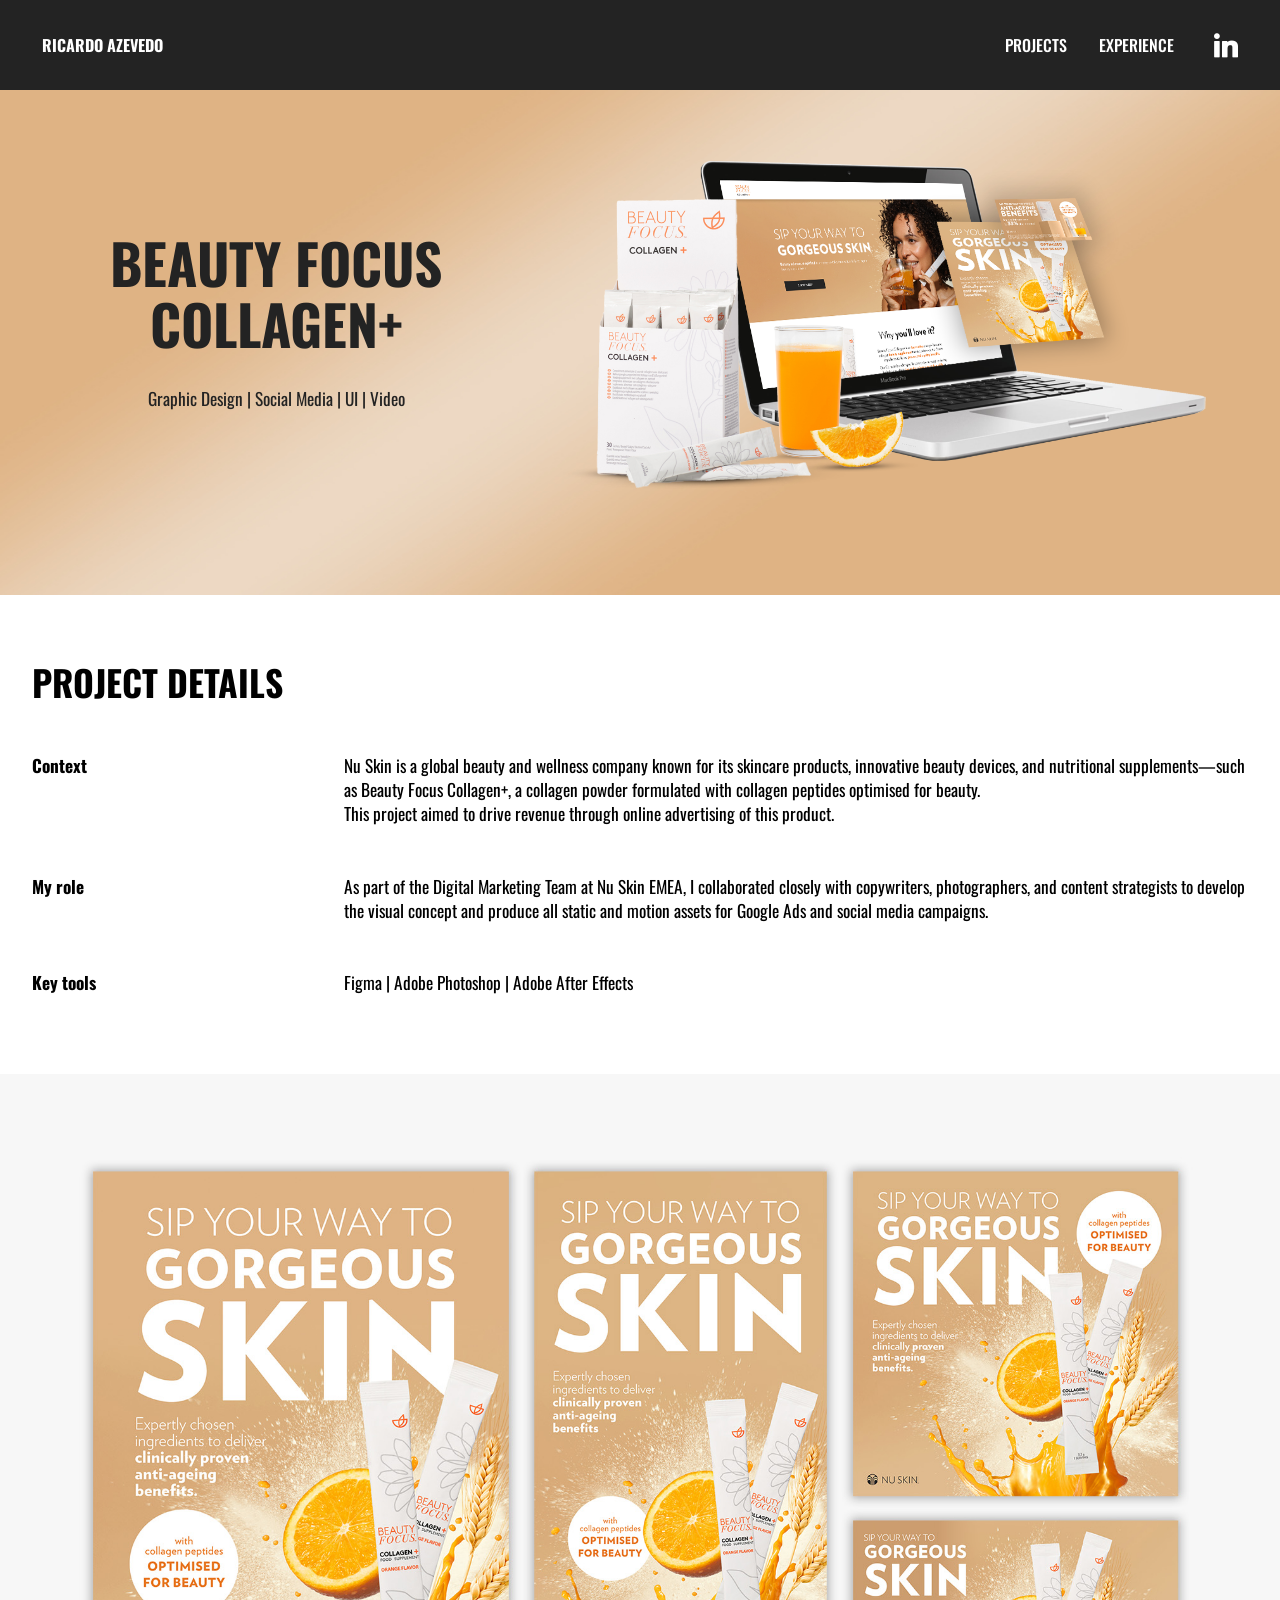
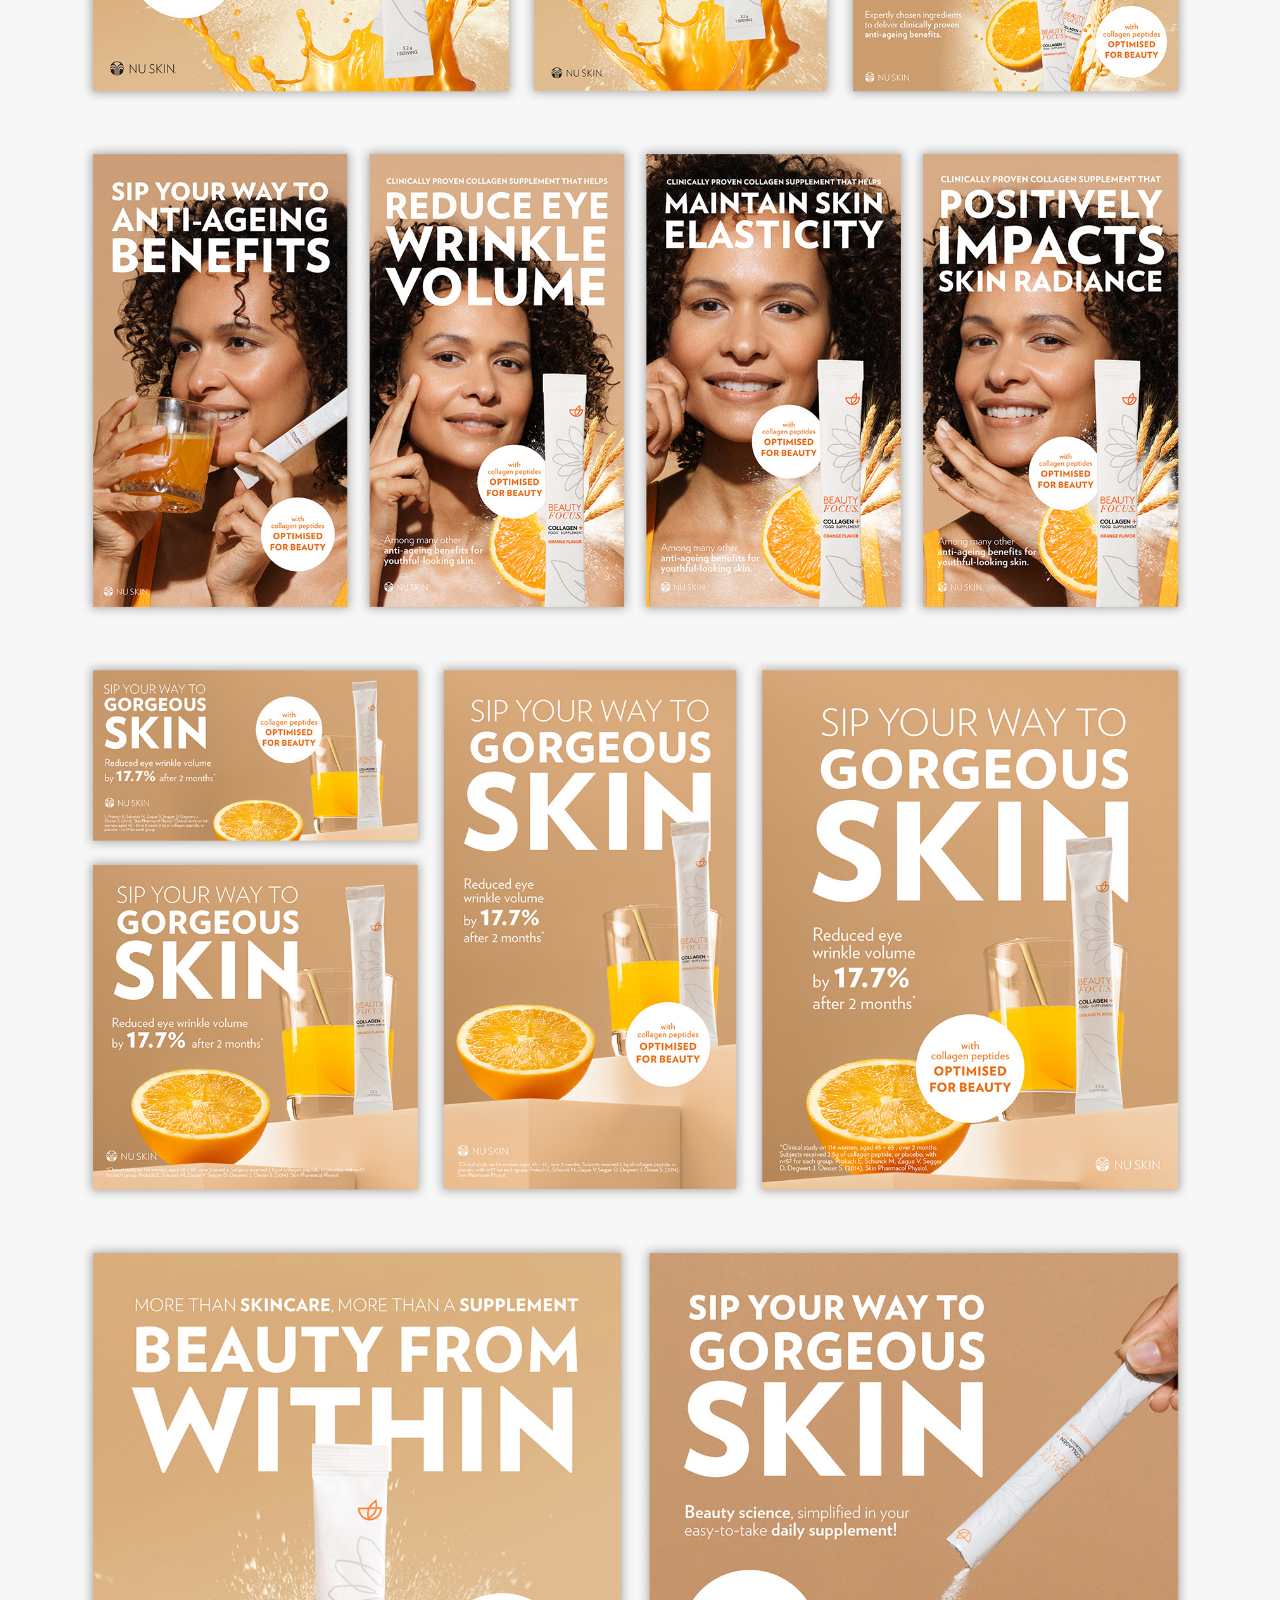
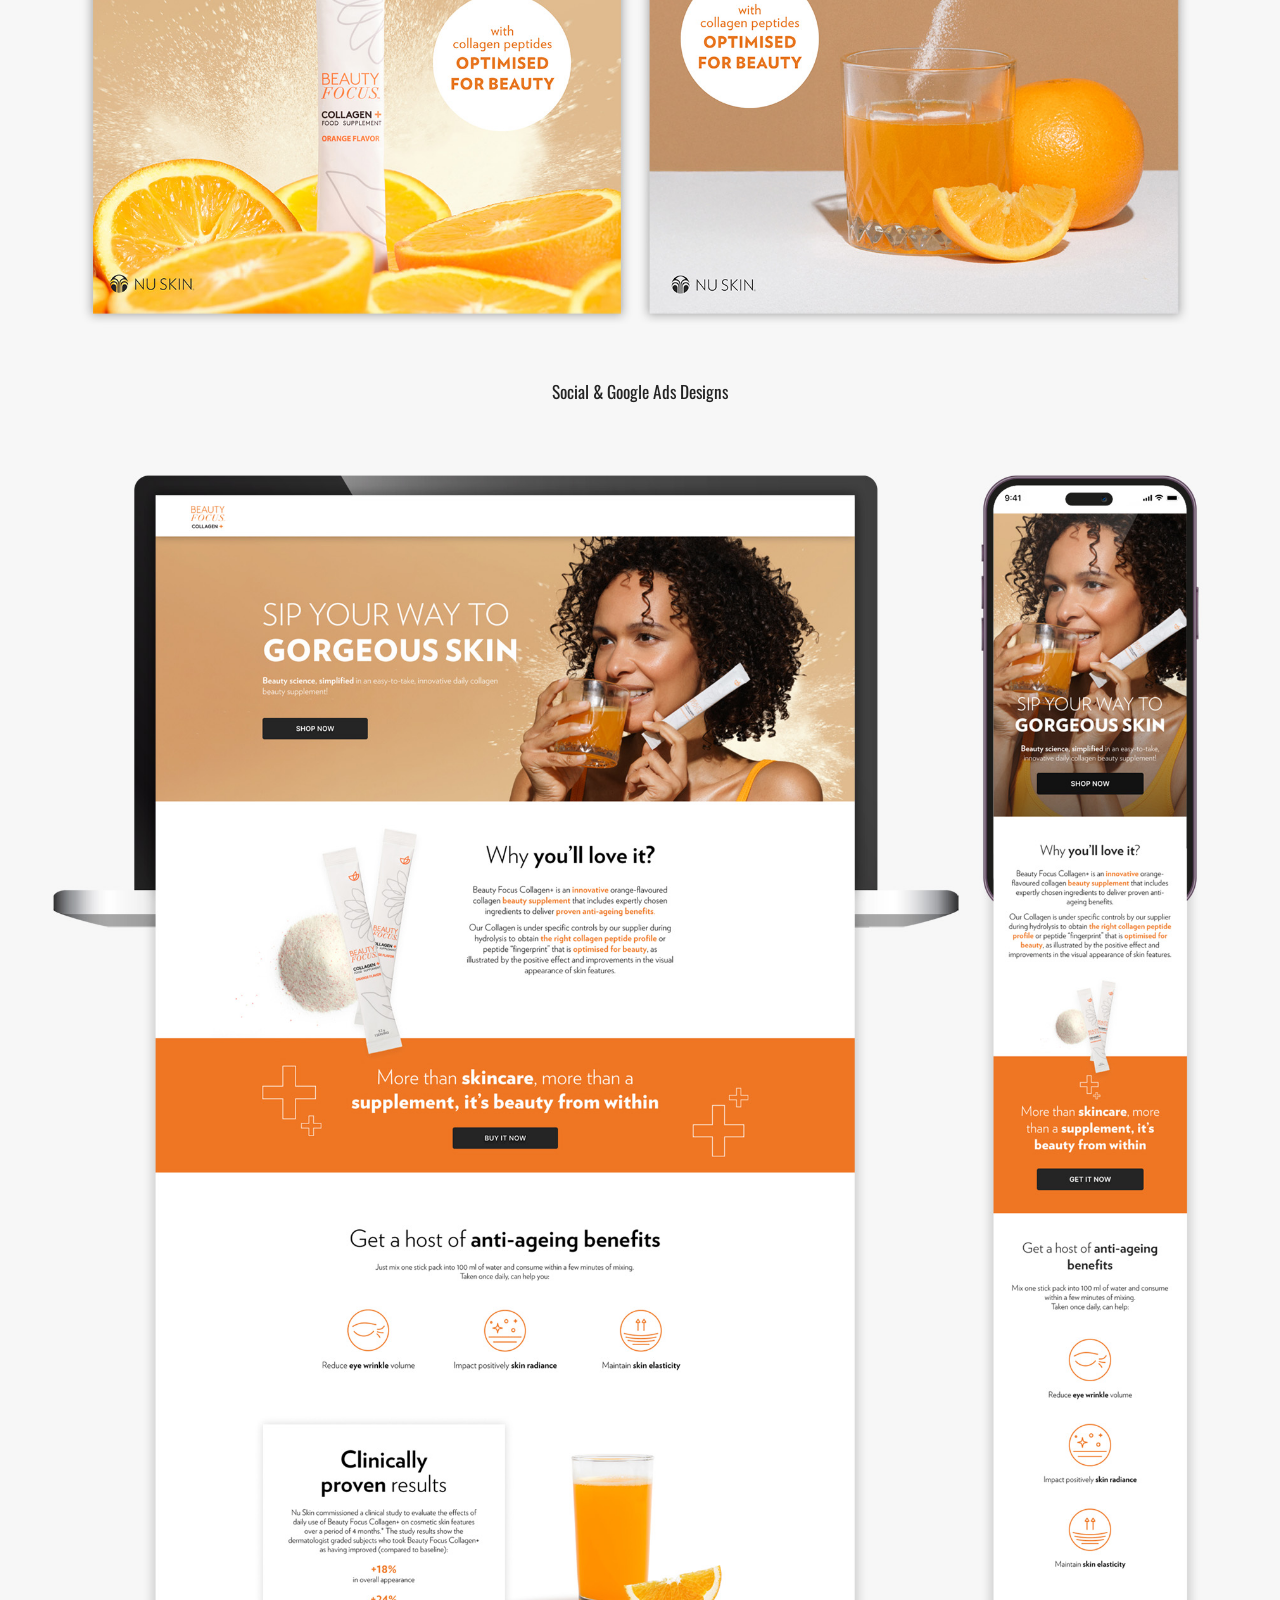
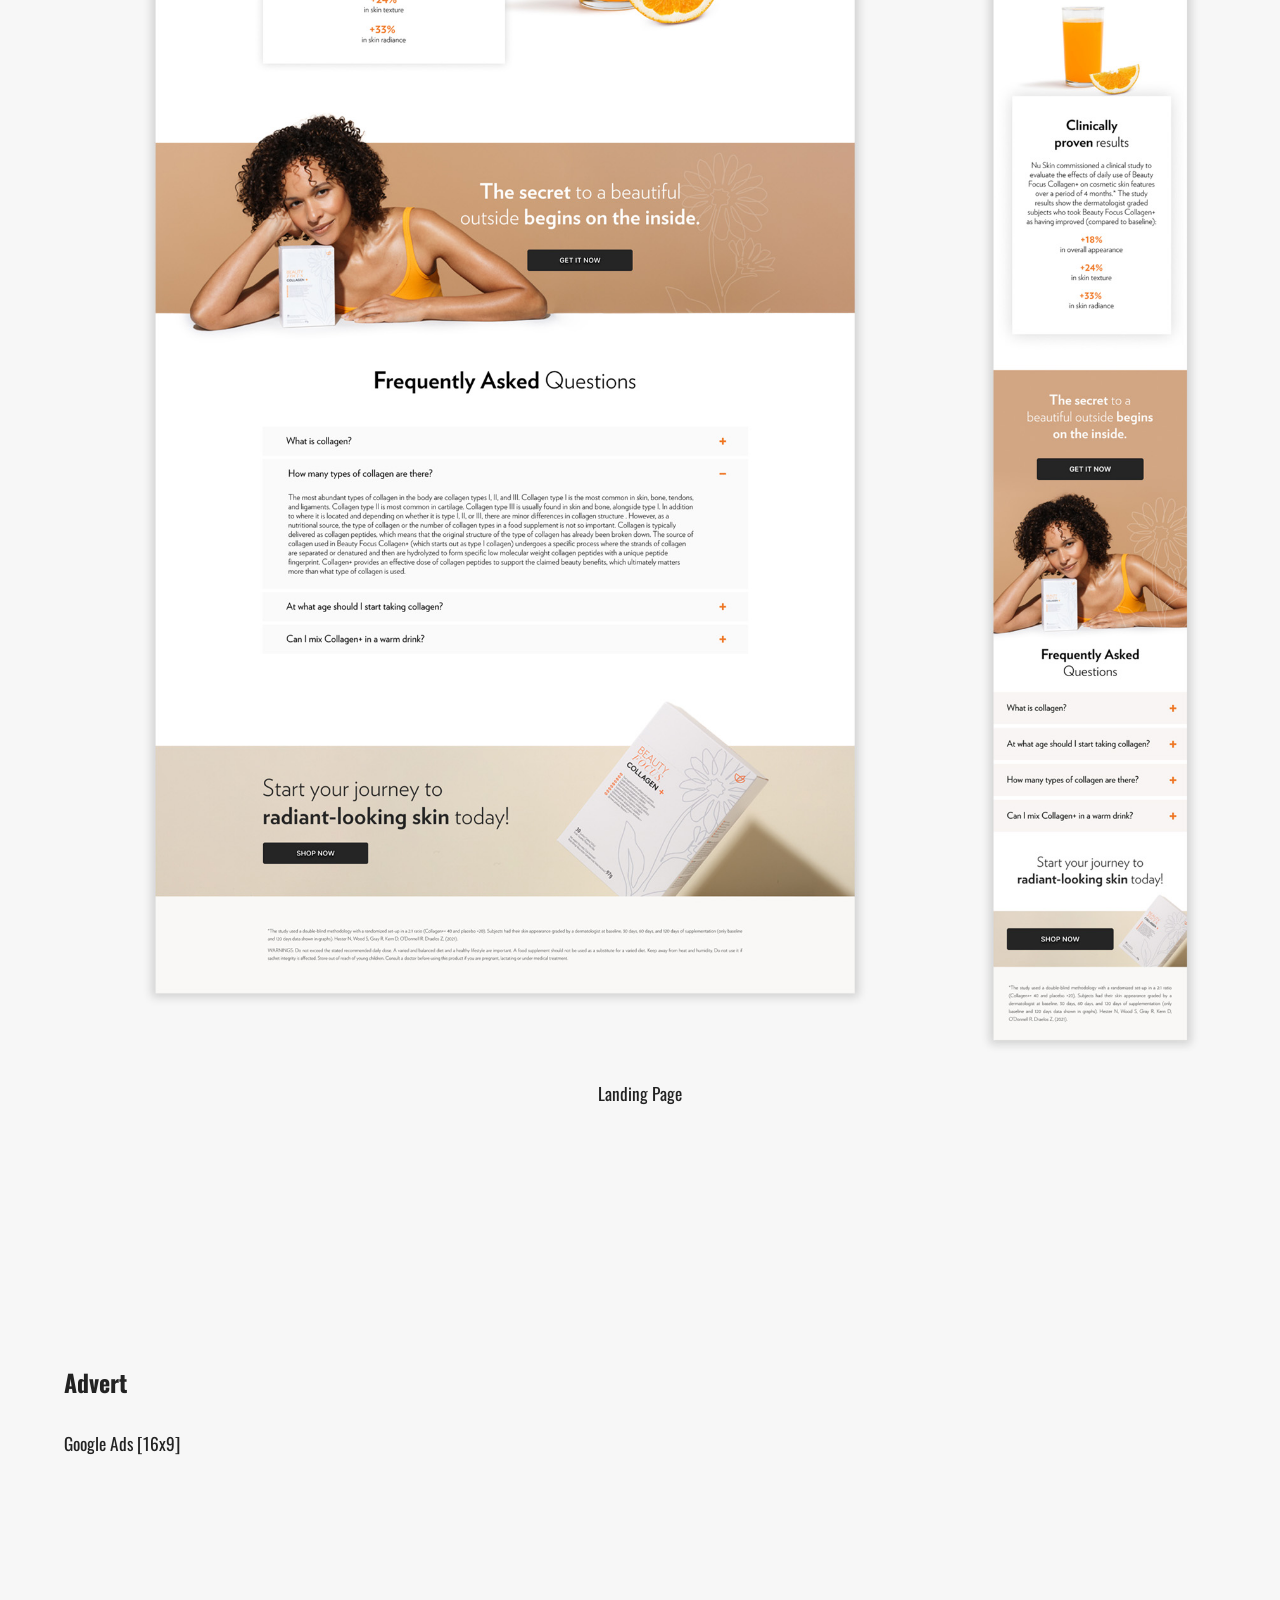
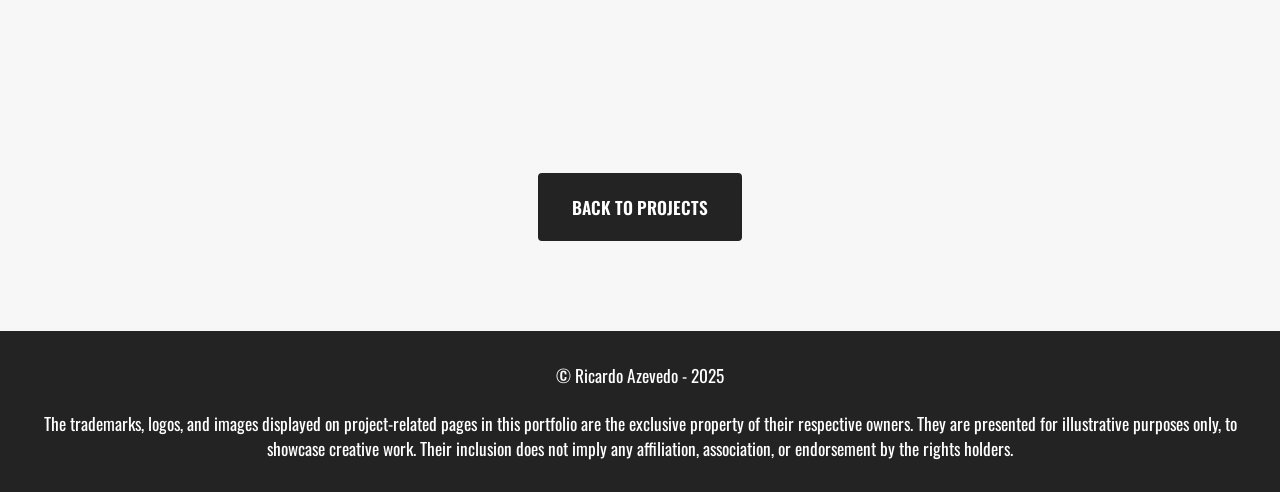
<file: collagen-plus.html>
<!DOCTYPE html>
<html  >
<head>
  <!-- Site made with Mobirise Website Builder v6.0.5, https://mobirise.com -->
  <meta charset="UTF-8">
  <meta http-equiv="X-UA-Compatible" content="IE=edge">
  <meta name="generator" content="Mobirise v6.0.5, mobirise.com">
  <meta name="viewport" content="width=device-width, initial-scale=1, minimum-scale=1">
  <link rel="shortcut icon" href="assets/images/favicon-1.png" type="image/x-icon">
  <meta name="description" content="">
  
  
  <title>CollagenPlus</title>
  <link rel="stylesheet" href="assets/web/assets/mobirise-icons2/mobirise2.css">
  <link rel="stylesheet" href="assets/bootstrap/css/bootstrap.min.css">
  <link rel="stylesheet" href="assets/bootstrap/css/bootstrap-grid.min.css">
  <link rel="stylesheet" href="assets/bootstrap/css/bootstrap-reboot.min.css">
  <link rel="stylesheet" href="assets/dropdown/css/style.css">
  <link rel="stylesheet" href="assets/socicon/css/styles.css">
  <link rel="stylesheet" href="assets/theme/css/style.css">
  <link rel="stylesheet" href="assets/gallery/style.css">
  <link rel="preload" href="https://fonts.googleapis.com/css?family=Oswald:200,300,400,500,600,700&display=swap" as="style" onload="this.onload=null;this.rel='stylesheet'">
  <noscript><link rel="stylesheet" href="https://fonts.googleapis.com/css?family=Oswald:200,300,400,500,600,700&display=swap"></noscript>
  <link rel="preload" as="style" href="assets/mobirise/css/mbr-additional.css?v=47DH0F"><link rel="stylesheet" href="assets/mobirise/css/mbr-additional.css?v=47DH0F" type="text/css">

  
  
  
</head>
<body>
  
  <section data-bs-version="5.1" class="menu menu6 cid-uO6YqCtdDY" once="menu" id="menu06-40">
	

	<nav class="navbar navbar-dropdown opacityScrollOff navbar-fixed-top navbar-expand-lg">
		<div class="container">
			<div class="navbar-brand">
				
				<span class="navbar-caption-wrap"><a class="navbar-caption text-primary display-4" href="index.html">RICARDO AZEVEDO</a></span>
			</div>
			<button class="navbar-toggler" type="button" data-toggle="collapse" data-bs-toggle="collapse" data-target="#navbarSupportedContent" data-bs-target="#navbarSupportedContent" aria-controls="navbarNavAltMarkup" aria-expanded="false" aria-label="Toggle navigation">
				<div class="hamburger">
					<span></span>
					<span></span>
					<span></span>
					<span></span>
				</div>
			</button>
			<div class="collapse navbar-collapse opacityScrollOff" id="navbarSupportedContent">
				<ul class="navbar-nav nav-dropdown nav-right" data-app-modern-menu="true"><li class="nav-item">
						<a class="nav-link link text-primary display-4" href="index.html#news08-e">PROJECTS</a>
					</li>
					
					<li class="nav-item">
						<a class="nav-link link text-primary display-4" href="index.html#timeline04-3p">EXPERIENCE</a>
					</li></ul>
				<div class="icons-menu">
					<a class="iconfont-wrapper" href="https://www.linkedin.com/in/azevedot2/" target="_blank">
						<span class="p-2 mbr-iconfont socicon-linkedin socicon" style=""></span>
					</a>
					
					
					
				</div>
				
			</div>
		</div>
	</nav>
</section>

<section data-bs-version="5.1" class="start article2 cid-uNVBe8cKNw" id="article02-3r">
	

	
	

	<div class="container">
		<div class="row justify-content-center">
			<div class="col-12 col-md-12 col-lg-7 image-wrapper">
				<img class="w-100" src="assets/images/colagen-header.webp" alt="">
			</div>
			<div class="col-12 col-md-12 col-lg">
				<div class="text-wrapper align-left">
					<h1 class="mbr-section-title mbr-fonts-style mb-4 display-1"><strong>BEAUTY FOCUS COLLAGEN+</strong></h1>
					<p class="mbr-text align-left mbr-fonts-style mb-4 display-7">
					Graphic Design | Social Media | UI | Video</p>
					
				</div>
			</div>
		</div>
	</div>
</section>

<section data-bs-version="5.1" class="list03 cid-uNVBe8kjAb" id="list03-3s">
  
  <div class="container">
    <div class="row justify-content-center">
      <div class="col-12 mb-5 content-head">
        <h3 class="mbr-section-title mbr-fonts-style align-center mb-0 display-2">
          <strong>PROJECT DETAILS</strong></h3>
        
      </div>
    </div>

    <div class="row justify-content-left item features-without-image mt-0 mb-5 active">
      <div class="col-12 col-md-12 col-lg-3">
        <h5 class="mbr-card-title mbr-fonts-style mt-0 mb-3 display-7"><strong>Context</strong></h5>
      </div>
      <div class="col-md-12 col-lg-9 item-wrapper">
        <p class="mbr-text mbr-fonts-style mt-0 mb-0 display-7">Nu Skin is a global beauty and wellness company known for its skincare products, innovative beauty devices, and nutritional supplements—such as Beauty Focus Collagen+, a collagen powder formulated with collagen peptides optimised for beauty.<br>This project aimed to drive revenue through online advertising of this product.</p>
      </div>
    </div>
    <div class="row justify-content-left item features-without-image mt-0 mb-5">
      <div class="col-12 col-md-12 col-lg-3">
        <h5 class="mbr-card-title mbr-fonts-style mt-0 mb-3 display-7">
          <strong>My role</strong></h5>
      </div>
      <div class="col-md-12 col-lg-9 item-wrapper">
        <p class="mbr-text mbr-fonts-style mt-0 mb-0 display-7">As part of the Digital Marketing Team at Nu Skin EMEA, I collaborated closely with copywriters, photographers, and content strategists to develop the visual concept and produce all static and motion assets for Google Ads and social media campaigns.<br></p>
      </div>
    </div><div class="row justify-content-left item features-without-image mt-0 mb-5">
      <div class="col-12 col-md-12 col-lg-3">
        <h5 class="mbr-card-title mbr-fonts-style mt-0 mb-3 display-7">
          <strong>Key tools</strong></h5>
      </div>
      <div class="col-md-12 col-lg-9 item-wrapper">
        <p class="mbr-text mbr-fonts-style mt-0 mb-0 display-7">Figma | Adobe Photoshop | Adobe After Effects<br></p>
      </div>
    </div>
    

  </div>
</section>

<section data-bs-version="5.1" class="gallery1 mbr-gallery cid-uNVBe8tIoL" id="gallery02-3t">   
    
    

    <div class="container">
        <div class="row justify-content-center">
            <div class="col-12 content-head">
                
            </div>
        </div>
        <div class="row mbr-gallery mbr-masonry" data-masonry="{&quot;percentPosition&quot;: true }">
            
            <div class="col-12 col-md-6 col-lg-12 item gallery-image active">
                <div class="item-wrapper" data-toggle="modal" data-bs-toggle="modal" data-target="#uOjxU6iJPZ-modal" data-bs-target="#uOjxU6iJPZ-modal">
                    <img class="w-100" src="assets/images/collagen-social.webp" alt="" data-slide-to="0" data-bs-slide-to="0" data-target="#lb-uOjxU6iJPZ" data-bs-target="#lb-uOjxU6iJPZ">
                    <div class="icon-wrapper">
                        <span class="mobi-mbri mobi-mbri-search mbr-iconfont mbr-iconfont-btn"></span>
                    </div>
                </div>
                <h6 class="mbr-item-subtitle mbr-fonts-style align-center mb-0 mt-3 display-7">Social &amp; Google Ads Designs</h6>
            </div><div class="col-12 col-md-6 col-lg-12 item gallery-image">
                <div class="item-wrapper" data-toggle="modal" data-bs-toggle="modal" data-target="#uOjxU6iJPZ-modal" data-bs-target="#uOjxU6iJPZ-modal">
                    <img class="w-100" src="assets/images/collagen-lp-devices-2.webp" alt="" data-slide-to="1" data-bs-slide-to="1" data-target="#lb-uOjxU6iJPZ" data-bs-target="#lb-uOjxU6iJPZ">
                    <div class="icon-wrapper">
                        <span class="mobi-mbri mobi-mbri-search mbr-iconfont mbr-iconfont-btn"></span>
                    </div>
                </div>
                <h6 class="mbr-item-subtitle mbr-fonts-style align-center mb-0 mt-3 display-7">Landing Page</h6>
            </div>
            
            
            
            
            
        </div>

        <div class="modal mbr-slider" tabindex="-1" role="dialog" aria-hidden="true" id="uOjxU6iJPZ-modal">
            <div class="modal-dialog" role="document">
                <div class="modal-content">
                    <div class="modal-body">
                        <div class="carousel slide carousel-fade" id="lb-uOjxU6iJPZ" data-interval="5000" data-bs-interval="5000">
                            <div class="carousel-inner">
                                
                                <div class="carousel-item">
                                    <img class="d-block w-100" src="assets/images/collagen-social.webp" alt="Mobirise Website Builder">
                                </div><div class="carousel-item active">
                                    <img class="d-block w-100" src="assets/images/collagen-lp-devices-2.webp" alt="Mobirise Website Builder">
                                </div>
                                
                                
                                
                                
                                
                            </div>
                            <ol class="carousel-indicators">
                                <li data-slide-to="0" data-bs-slide-to="0" class="active" data-target="#lb-uOjxU6iJPZ" data-bs-target="#lb-uOjxU6iJPZ"></li><li data-slide-to="1" data-bs-slide-to="1" class="" data-target="#lb-uOjxU6iJPZ" data-bs-target="#lb-uOjxU6iJPZ"></li>
                                
                                
                                
                                
                                
                                
                            </ol>
                            <a role="button" href="" class="close" data-dismiss="modal" data-bs-dismiss="modal" aria-label="Close">
                            </a>
                            <a class="carousel-control-prev carousel-control" role="button" data-slide="prev" data-bs-slide="prev" href="#lb-uOjxU6iJPZ">
                                <span class="mobi-mbri mobi-mbri-arrow-prev" aria-hidden="true"></span>
                                <span class="sr-only visually-hidden">Previous</span>
                            </a>
                            <a class="carousel-control-next carousel-control" role="button" data-slide="next" data-bs-slide="next" href="#lb-uOjxU6iJPZ">
                                <span class="mobi-mbri mobi-mbri-arrow-next" aria-hidden="true"></span>
                                <span class="sr-only visually-hidden">Next</span>
                            </a>
                        </div>
                    </div>
                </div>
            </div>
        </div>
    </div>
</section>

<section data-bs-version="5.1" class="video05 cid-uNVBe8OkxS" id="video05-3u">
    

    
    

    <div class="container">
        <div class="row justify-content-center">
          <div class="col-12">
            <div class="title-wrapper mb-5">
                
            </div>
          </div>
            <div class="col-12 col-md">
                <div class="text-wrapper">
                    <h2 class="mb-4 mbr-fonts-style mbr-section-title display-5"><strong>Advert</strong></h2>
                    <p class="mbr-text mb-4 mbr-fonts-style display-7">Google Ads [16x9]</p>
                    
                </div>
            </div>
            <div class="col-12 col-md-8 video-block">
                <div class="mbr-figure"><iframe class="mbr-embedded-video" src="https://www.youtube.com/embed/szGxG3HTvgY?rel=0&amp;amp;mute=1&amp;showinfo=0&amp;autoplay=1&amp;loop=1&amp;playlist=szGxG3HTvgY" width="1280" height="720" frameborder="0" allowfullscreen></iframe></div>
                
            </div>
        </div>
    </div>
</section>

<section data-bs-version="5.1" class="header19 cid-uNVBe97S2k" id="header19-3w">
  

  
  
  <div class="container">
    <div class="row">
      <div class="content-wrap col-12 col-md-8">
        
        
        <div class="mbr-section-btn"><a class="btn btn-black display-7" href="index.html#news08-e">BACK TO PROJECTS </a></div>
        
      </div>
    </div>
  </div>
</section>

<section data-bs-version="5.1" class="footer4 cid-uNVBe9hyP0" once="footers" id="footer04-3x">

    

    

    <div class="container">
        <div class="media-container-row align-center mbr-white">
            <div class="col-12">
                <p class="mbr-text mb-0 mbr-fonts-style display-7">
                    ©&nbsp;Ricardo Azevedo - 2025<br><br>The trademarks, logos, and images displayed on project-related pages in this portfolio are the exclusive property of their respective owners. They are presented for illustrative purposes only, to showcase creative work. Their inclusion does not imply any affiliation, association, or endorsement by the rights holders.<br></p>
            </div>
        </div>
    </div>
</section><section class="display-7" style="padding: 0;align-items: center;justify-content: center;flex-wrap: wrap;    align-content: center;display: none;position: relative;height: 4rem;"><a href="https://mobiri.se/1079475" style="flex: 1 1;height: 4rem;position: absolute;width: 100%;z-index: 1;"><img alt="" style="height: 4rem;" src="[data-uri]"></a><p style="margin: 0;text-align: center;" class="display-7">&#8204;</p><a style="z-index:1" href="https://mobirise.com/builder/ai-website-generator.html">AI Website Generator</a></section><script src="assets/bootstrap/js/bootstrap.bundle.min.js"></script>  <script src="assets/smoothscroll/smooth-scroll.js"></script>  <script src="assets/ytplayer/index.js"></script>  <script src="assets/dropdown/js/navbar-dropdown.js"></script>  <script src="assets/masonry/masonry.pkgd.min.js"></script>  <script src="assets/imagesloaded/imagesloaded.pkgd.min.js"></script>  <script src="assets/theme/js/script.js"></script>  <script src="assets/gallery/player.min.js"></script>  <script src="assets/gallery/script.js"></script>  
  
  
<div class="lang-links" style="display: none;">
                        <div class="language-wrapper">
                        <a href="./pt/index.html" class="language">pt</a>
                        </div>
                    </div>
</html>
</file>
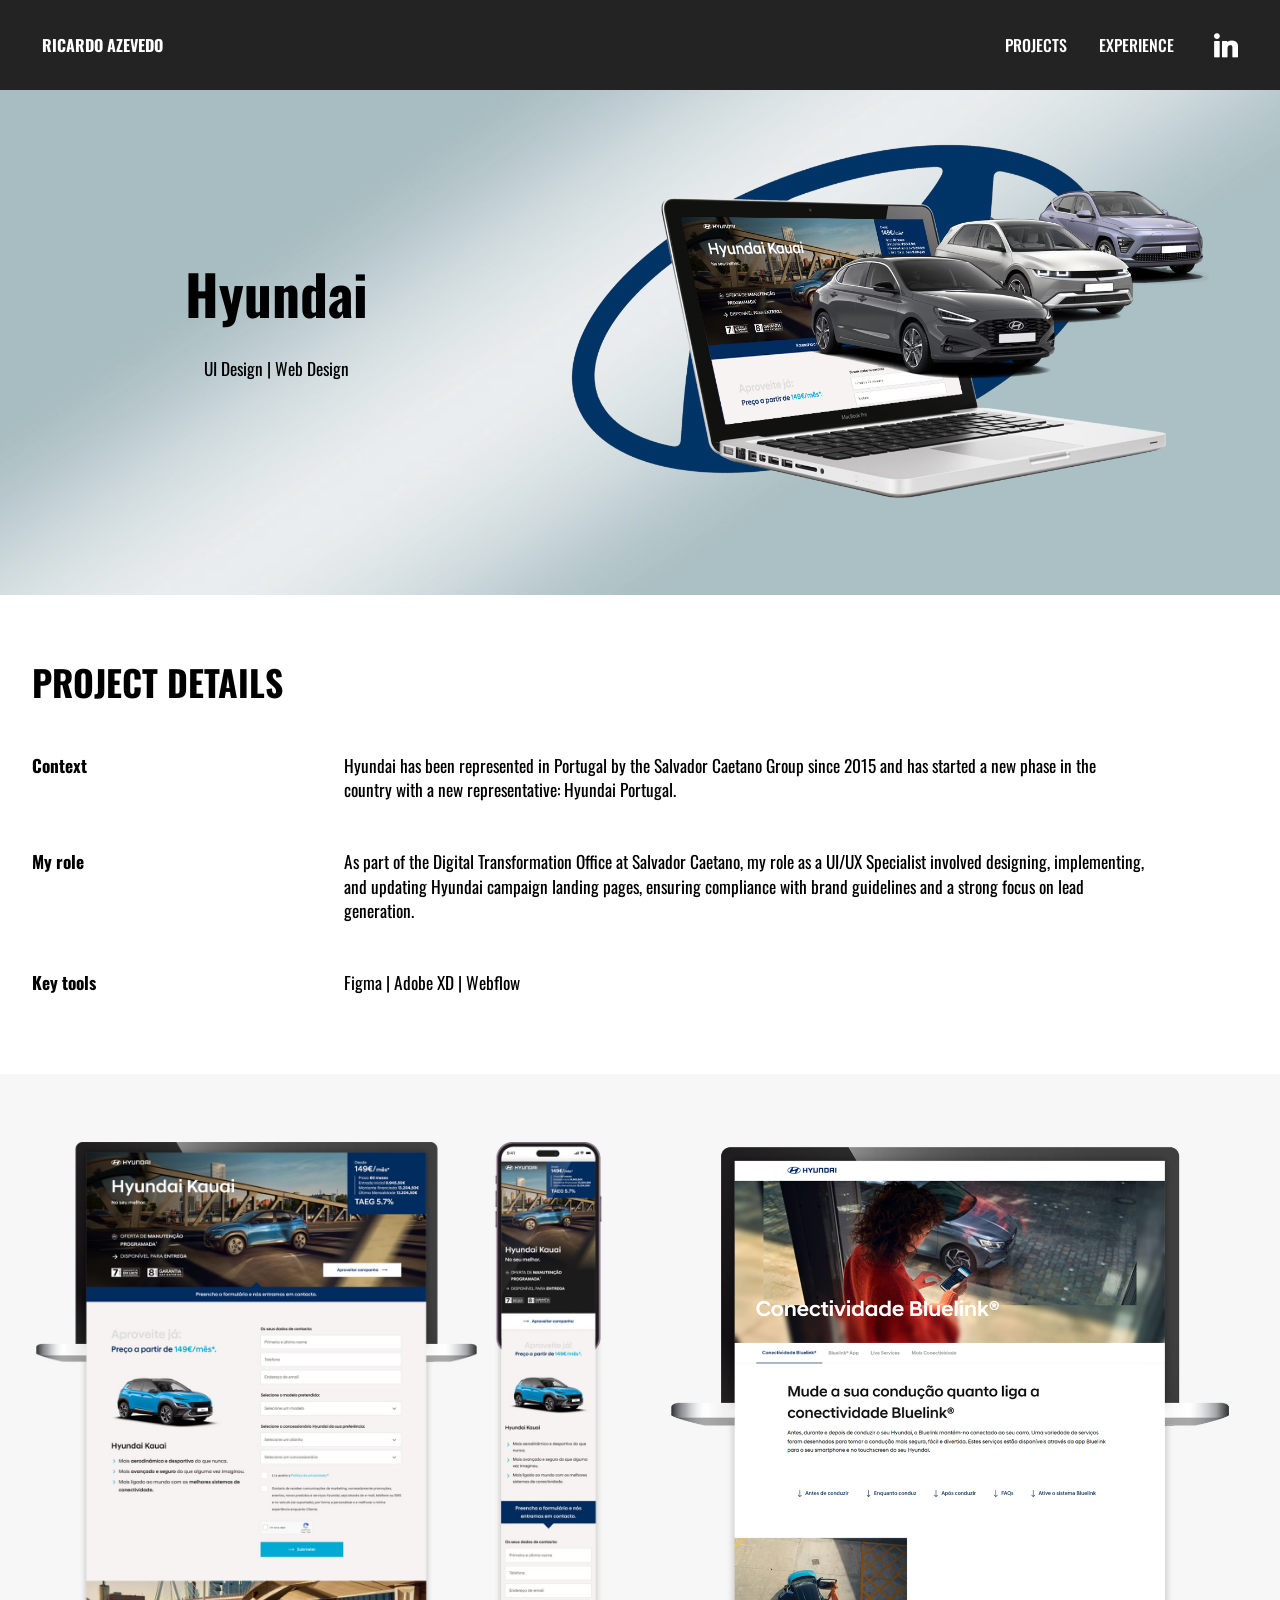
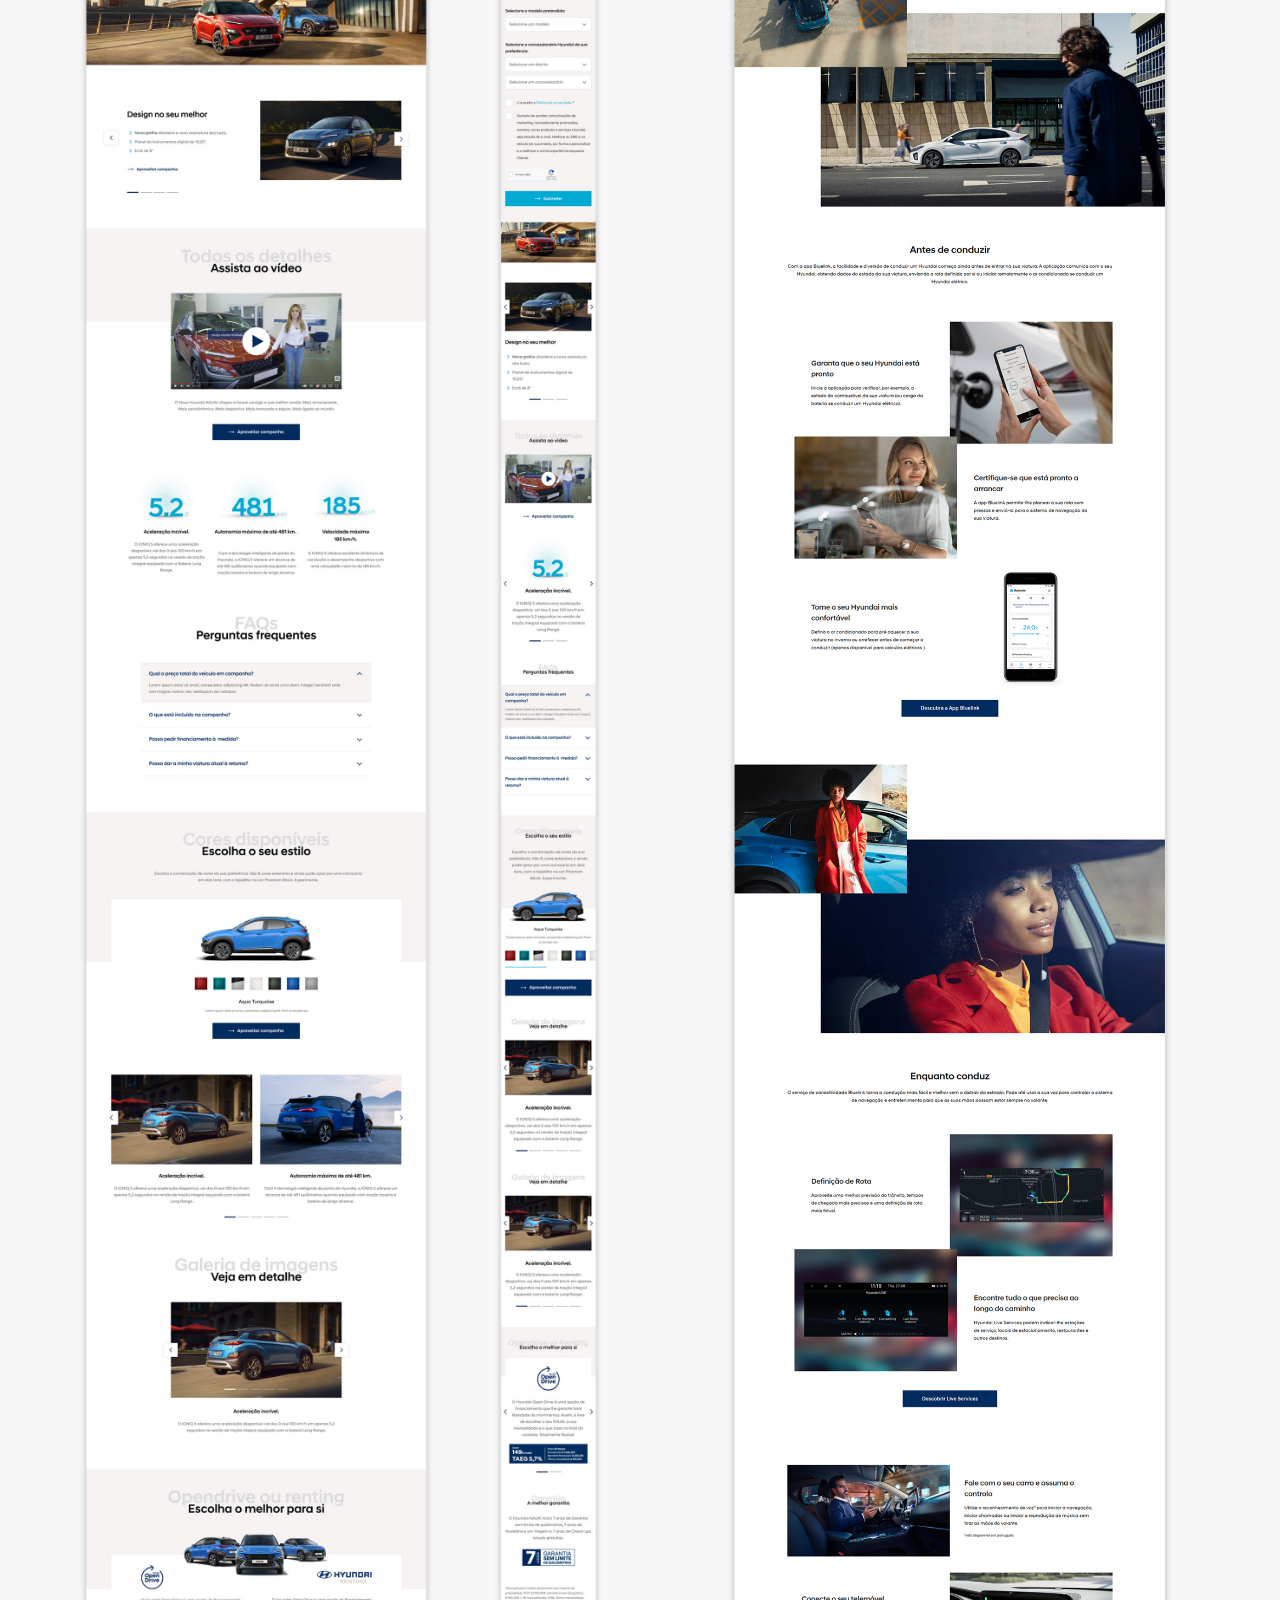
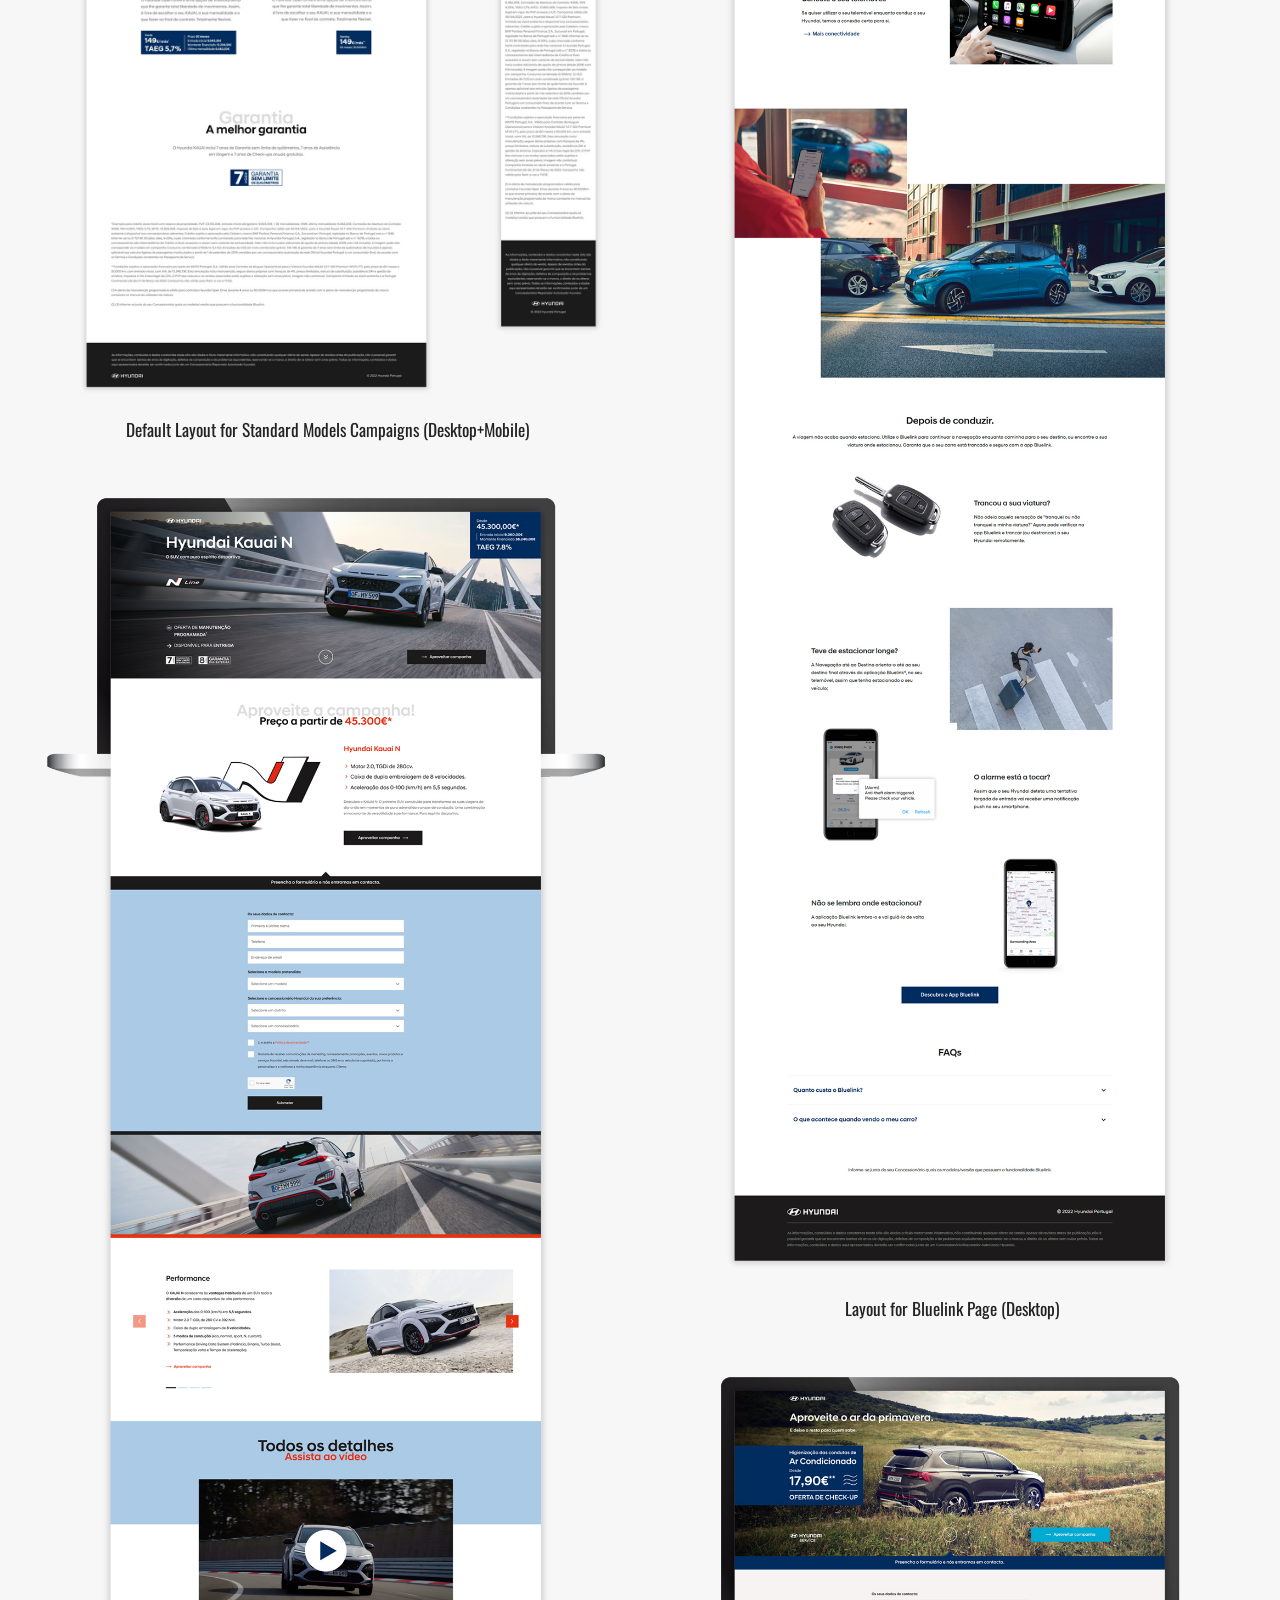
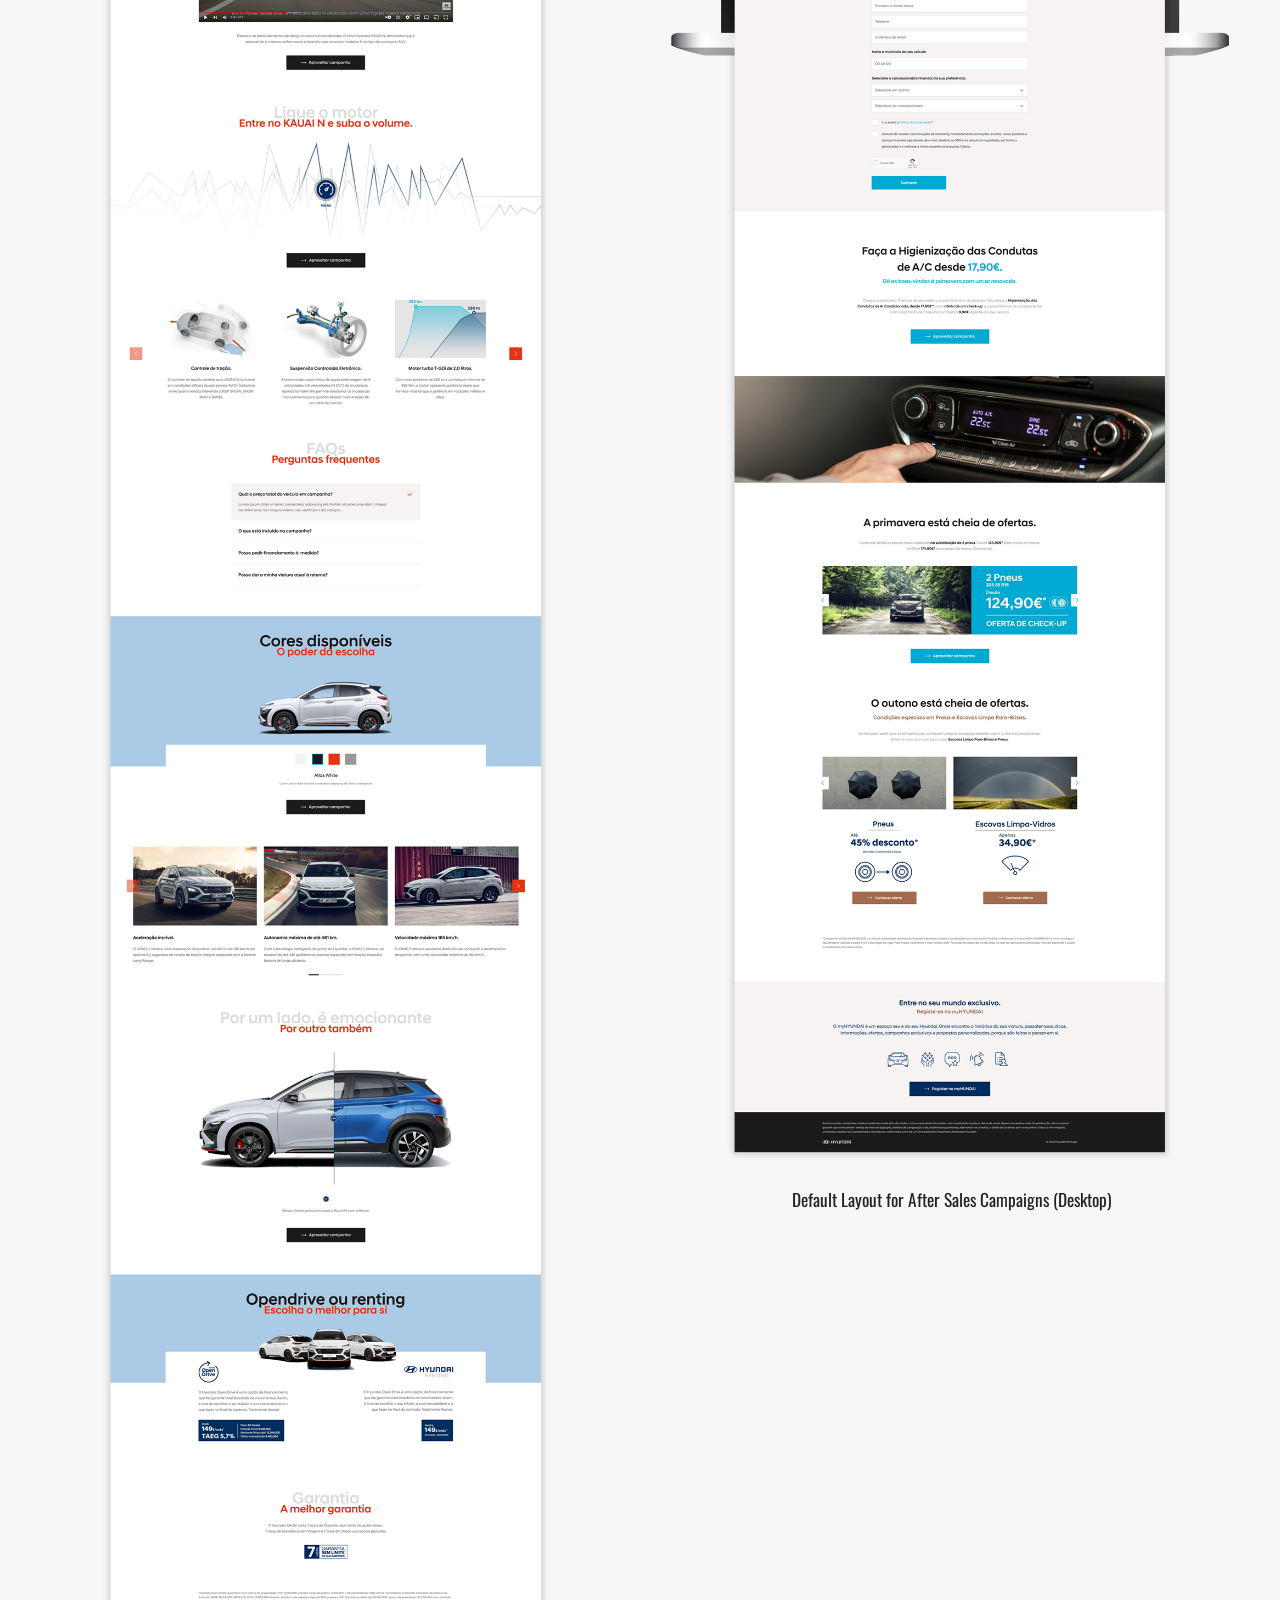
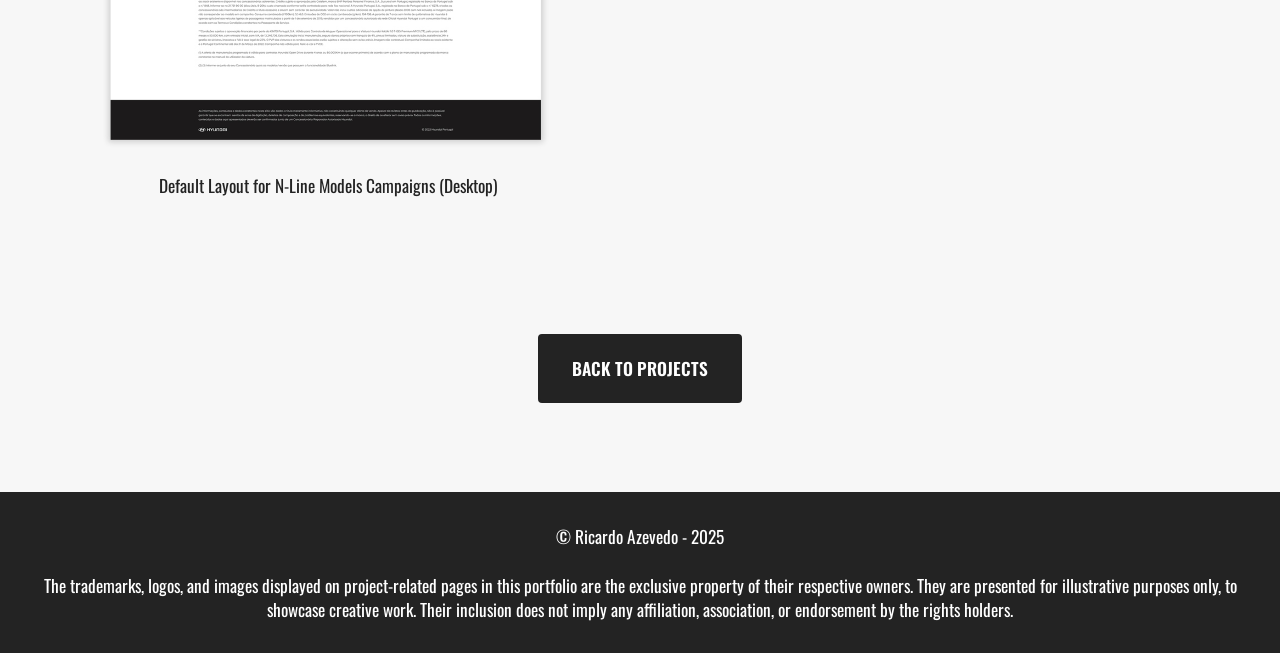
<file: hyundai.html>
<!DOCTYPE html>
<html  >
<head>
  <!-- Site made with Mobirise Website Builder v6.0.5, https://mobirise.com -->
  <meta charset="UTF-8">
  <meta http-equiv="X-UA-Compatible" content="IE=edge">
  <meta name="generator" content="Mobirise v6.0.5, mobirise.com">
  <meta name="viewport" content="width=device-width, initial-scale=1, minimum-scale=1">
  <link rel="shortcut icon" href="assets/images/favicon-1.png" type="image/x-icon">
  <meta name="description" content="">
  
  
  <title>Hyundai</title>
  <link rel="stylesheet" href="assets/web/assets/mobirise-icons2/mobirise2.css">
  <link rel="stylesheet" href="assets/bootstrap/css/bootstrap.min.css">
  <link rel="stylesheet" href="assets/bootstrap/css/bootstrap-grid.min.css">
  <link rel="stylesheet" href="assets/bootstrap/css/bootstrap-reboot.min.css">
  <link rel="stylesheet" href="assets/dropdown/css/style.css">
  <link rel="stylesheet" href="assets/socicon/css/styles.css">
  <link rel="stylesheet" href="assets/theme/css/style.css">
  <link rel="stylesheet" href="assets/gallery/style.css">
  <link rel="preload" href="https://fonts.googleapis.com/css?family=Oswald:200,300,400,500,600,700&display=swap" as="style" onload="this.onload=null;this.rel='stylesheet'">
  <noscript><link rel="stylesheet" href="https://fonts.googleapis.com/css?family=Oswald:200,300,400,500,600,700&display=swap"></noscript>
  <link rel="preload" as="style" href="assets/mobirise/css/mbr-additional.css?v=ubFEVE"><link rel="stylesheet" href="assets/mobirise/css/mbr-additional.css?v=ubFEVE" type="text/css">

  
  
  
</head>
<body>
  
  <section data-bs-version="5.1" class="menu menu6 cid-uO6YqCtdDY" once="menu" id="menu06-40">
	

	<nav class="navbar navbar-dropdown opacityScrollOff navbar-fixed-top navbar-expand-lg">
		<div class="container">
			<div class="navbar-brand">
				
				<span class="navbar-caption-wrap"><a class="navbar-caption text-primary display-4" href="index.html">RICARDO AZEVEDO</a></span>
			</div>
			<button class="navbar-toggler" type="button" data-toggle="collapse" data-bs-toggle="collapse" data-target="#navbarSupportedContent" data-bs-target="#navbarSupportedContent" aria-controls="navbarNavAltMarkup" aria-expanded="false" aria-label="Toggle navigation">
				<div class="hamburger">
					<span></span>
					<span></span>
					<span></span>
					<span></span>
				</div>
			</button>
			<div class="collapse navbar-collapse opacityScrollOff" id="navbarSupportedContent">
				<ul class="navbar-nav nav-dropdown nav-right" data-app-modern-menu="true"><li class="nav-item">
						<a class="nav-link link text-primary display-4" href="index.html#news08-e">PROJECTS</a>
					</li>
					
					<li class="nav-item">
						<a class="nav-link link text-primary display-4" href="index.html#timeline04-3p">EXPERIENCE</a>
					</li></ul>
				<div class="icons-menu">
					<a class="iconfont-wrapper" href="https://www.linkedin.com/in/azevedot2/" target="_blank">
						<span class="p-2 mbr-iconfont socicon-linkedin socicon" style=""></span>
					</a>
					
					
					
				</div>
				
			</div>
		</div>
	</nav>
</section>

<section data-bs-version="5.1" class="start article2 cid-uMRG187hYD" id="article02-33">
	

	
	

	<div class="container">
		<div class="row justify-content-center">
			<div class="col-12 col-md-12 col-lg-7 image-wrapper">
				<img class="w-100" src="assets/images/hyundai-site-header-1.webp" alt="">
			</div>
			<div class="col-12 col-md-12 col-lg">
				<div class="text-wrapper align-left">
					<h1 class="mbr-section-title mbr-fonts-style mb-4 display-1">
						<strong>Hyundai</strong></h1>
					<p class="mbr-text align-left mbr-fonts-style mb-4 display-7">UI Design | Web Design</p>
					
				</div>
			</div>
		</div>
	</div>
</section>

<section data-bs-version="5.1" class="list03 cid-uMRG18fqu8" id="list03-34">
  
  <div class="container">
    <div class="row justify-content-center">
      <div class="col-12 mb-5 content-head">
        <h3 class="mbr-section-title mbr-fonts-style align-center mb-0 display-2"><strong>PROJECT DETAILS</strong></h3>
        
      </div>
    </div>

    <div class="row justify-content-left item features-without-image mt-0 mb-5 active">
      <div class="col-12 col-md-12 col-lg-3">
        <h5 class="mbr-card-title mbr-fonts-style mt-0 mb-3 display-7"><strong>Context</strong></h5>
      </div>
      <div class="col-md-12 col-lg-8 item-wrapper">
        <p class="mbr-text mbr-fonts-style mt-0 mb-0 display-7">Hyundai has been represented in Portugal by the Salvador Caetano Group since 2015 and has started a new phase in the country with a new representative: Hyundai Portugal.<br></p>
      </div>
    </div>
    <div class="row justify-content-left item features-without-image mt-0 mb-5">
      <div class="col-12 col-md-12 col-lg-3">
        <h5 class="mbr-card-title mbr-fonts-style mt-0 mb-3 display-7">
          <strong>My role</strong></h5>
      </div>
      <div class="col-md-12 col-lg-8 item-wrapper">
        <p class="mbr-text mbr-fonts-style mt-0 mb-0 display-7">As part of the Digital Transformation Office at Salvador Caetano, my role as a UI/UX Specialist involved designing, implementing, and updating Hyundai campaign landing pages, ensuring compliance with brand guidelines and a strong focus on lead generation.</p>
      </div>
    </div><div class="row justify-content-left item features-without-image mt-0 mb-5">
      <div class="col-12 col-md-12 col-lg-3">
        <h5 class="mbr-card-title mbr-fonts-style mt-0 mb-3 display-7">
          <strong>Key tools</strong></h5>
      </div>
      <div class="col-md-12 col-lg-8 item-wrapper">
        <p class="mbr-text mbr-fonts-style mt-0 mb-0 display-7">Figma | Adobe XD | Webflow&nbsp;</p>
      </div>
    </div>
    

  </div>
</section>

<section data-bs-version="5.1" class="gallery1 mbr-gallery cid-uMRG18mnt2" id="gallery02-35">   
    
    

    <div class="container">
        <div class="row justify-content-center">
            <div class="col-12 content-head">
                
            </div>
        </div>
        <div class="row mbr-gallery mbr-masonry" data-masonry="{&quot;percentPosition&quot;: true }">
            
            <div class="col-12 col-md-6 col-lg-6 item gallery-image active">
                <div class="item-wrapper" data-toggle="modal" data-bs-toggle="modal" data-target="#uOjxTA2jNI-modal" data-bs-target="#uOjxTA2jNI-modal">
                    <img class="w-100" src="assets/images/hyundai-lp-standard-devices.webp" alt="" data-slide-to="0" data-bs-slide-to="0" data-target="#lb-uOjxTA2jNI" data-bs-target="#lb-uOjxTA2jNI">
                    <div class="icon-wrapper">
                        <span class="mobi-mbri mobi-mbri-search mbr-iconfont mbr-iconfont-btn"></span>
                    </div>
                </div>
                <h6 class="mbr-item-subtitle mbr-fonts-style align-center mb-0 mt-3 display-7">Default Layout for Standard Models Campaigns (Desktop+Mobile)</h6>
            </div><div class="col-12 col-md-6 col-lg-6 item gallery-image">
                <div class="item-wrapper" data-toggle="modal" data-bs-toggle="modal" data-target="#uOjxTA2jNI-modal" data-bs-target="#uOjxTA2jNI-modal">
                    <img class="w-100" src="assets/images/hyundai-lp-bluelink-devices.webp" alt="" data-slide-to="1" data-bs-slide-to="1" data-target="#lb-uOjxTA2jNI" data-bs-target="#lb-uOjxTA2jNI">
                    <div class="icon-wrapper">
                        <span class="mobi-mbri mobi-mbri-search mbr-iconfont mbr-iconfont-btn"></span>
                    </div>
                </div>
                <h6 class="mbr-item-subtitle mbr-fonts-style align-center mb-0 mt-3 display-7">Layout for Bluelink Page (Desktop)</h6>
            </div><div class="col-12 col-md-6 col-lg-6 item gallery-image">
                <div class="item-wrapper" data-toggle="modal" data-bs-toggle="modal" data-target="#uOjxTA2jNI-modal" data-bs-target="#uOjxTA2jNI-modal">
                    <img class="w-100" src="assets/images/hyundai-lp-nline-devices.webp" alt="" data-slide-to="2" data-bs-slide-to="2" data-target="#lb-uOjxTA2jNI" data-bs-target="#lb-uOjxTA2jNI">
                    <div class="icon-wrapper">
                        <span class="mobi-mbri mobi-mbri-search mbr-iconfont mbr-iconfont-btn"></span>
                    </div>
                </div>
                <h6 class="mbr-item-subtitle mbr-fonts-style align-center mb-0 mt-3 display-7">Default Layout for N-Line Models Campaigns (Desktop)</h6>
            </div><div class="col-12 col-md-6 col-lg-6 item gallery-image">
                <div class="item-wrapper" data-toggle="modal" data-bs-toggle="modal" data-target="#uOjxTA2jNI-modal" data-bs-target="#uOjxTA2jNI-modal">
                    <img class="w-100" src="assets/images/hyundai-lp-aftersales-devices.webp" alt="" data-slide-to="3" data-bs-slide-to="3" data-target="#lb-uOjxTA2jNI" data-bs-target="#lb-uOjxTA2jNI">
                    <div class="icon-wrapper">
                        <span class="mobi-mbri mobi-mbri-search mbr-iconfont mbr-iconfont-btn"></span>
                    </div>
                </div>
                <h6 class="mbr-item-subtitle mbr-fonts-style align-center mb-0 mt-3 display-7">Default Layout for After Sales Campaigns (Desktop)</h6>
            </div>
            
            
            
            
            
        </div>

        <div class="modal mbr-slider" tabindex="-1" role="dialog" aria-hidden="true" id="uOjxTA2jNI-modal">
            <div class="modal-dialog" role="document">
                <div class="modal-content">
                    <div class="modal-body">
                        <div class="carousel slide carousel-fade" id="lb-uOjxTA2jNI" data-interval="5000" data-bs-interval="5000">
                            <div class="carousel-inner">
                                
                                <div class="carousel-item active">
                                    <img class="d-block w-100" src="assets/images/hyundai-lp-standard-devices.webp" alt="Mobirise Website Builder">
                                </div><div class="carousel-item">
                                    <img class="d-block w-100" src="assets/images/hyundai-lp-bluelink-devices.webp" alt="Mobirise Website Builder">
                                </div><div class="carousel-item">
                                    <img class="d-block w-100" src="assets/images/hyundai-lp-nline-devices.webp" alt="Mobirise Website Builder">
                                </div><div class="carousel-item">
                                    <img class="d-block w-100" src="assets/images/hyundai-lp-aftersales-devices.webp" alt="Mobirise Website Builder">
                                </div>
                                
                                
                                
                                
                                
                            </div>
                            <ol class="carousel-indicators">
                                <li data-slide-to="0" data-bs-slide-to="0" class="active" data-target="#lb-uOjxTA2jNI" data-bs-target="#lb-uOjxTA2jNI"></li><li data-slide-to="1" data-bs-slide-to="1" class="" data-target="#lb-uOjxTA2jNI" data-bs-target="#lb-uOjxTA2jNI"></li><li data-slide-to="2" data-bs-slide-to="2" class="" data-target="#lb-uOjxTA2jNI" data-bs-target="#lb-uOjxTA2jNI"></li><li data-slide-to="3" data-bs-slide-to="3" class="" data-target="#lb-uOjxTA2jNI" data-bs-target="#lb-uOjxTA2jNI"></li>
                                
                                
                                
                                
                                
                                
                            </ol>
                            <a role="button" href="" class="close" data-dismiss="modal" data-bs-dismiss="modal" aria-label="Close">
                            </a>
                            <a class="carousel-control-prev carousel-control" role="button" data-slide="prev" data-bs-slide="prev" href="#lb-uOjxTA2jNI">
                                <span class="mobi-mbri mobi-mbri-arrow-prev" aria-hidden="true"></span>
                                <span class="sr-only visually-hidden">Previous</span>
                            </a>
                            <a class="carousel-control-next carousel-control" role="button" data-slide="next" data-bs-slide="next" href="#lb-uOjxTA2jNI">
                                <span class="mobi-mbri mobi-mbri-arrow-next" aria-hidden="true"></span>
                                <span class="sr-only visually-hidden">Next</span>
                            </a>
                        </div>
                    </div>
                </div>
            </div>
        </div>
    </div>
</section>

<section data-bs-version="5.1" class="header19 cid-uMRG191HPt" id="header19-37">
  

  
  
  <div class="container">
    <div class="row">
      <div class="content-wrap col-12 col-md-8">
        
        
        <div class="mbr-section-btn"><a class="btn btn-black display-7" href="index.html#news08-e">BACK TO PROJECTS </a></div>
        
      </div>
    </div>
  </div>
</section>

<section data-bs-version="5.1" class="footer4 cid-uMRG19aJqi" once="footers" id="footer04-38">

    

    

    <div class="container">
        <div class="media-container-row align-center mbr-white">
            <div class="col-12">
                <p class="mbr-text mb-0 mbr-fonts-style display-7">
                    ©&nbsp;Ricardo Azevedo - 2025<br><br>The trademarks, logos, and images displayed on project-related pages in this portfolio are the exclusive property of their respective owners. They are presented for illustrative purposes only, to showcase creative work. Their inclusion does not imply any affiliation, association, or endorsement by the rights holders.<br></p>
            </div>
        </div>
    </div>
</section><section class="display-7" style="padding: 0;align-items: center;justify-content: center;flex-wrap: wrap;    align-content: center;display: none;position: relative;height: 4rem;"><a href="https://mobiri.se/1079475" style="flex: 1 1;height: 4rem;position: absolute;width: 100%;z-index: 1;"><img alt="" style="height: 4rem;" src="[data-uri]"></a><p style="margin: 0;text-align: center;" class="display-7">&#8204;</p><a style="z-index:1" href="https://mobirise.com/builder/ai-website-generator.html">AI Website Generator</a></section><script src="assets/bootstrap/js/bootstrap.bundle.min.js"></script>  <script src="assets/smoothscroll/smooth-scroll.js"></script>  <script src="assets/ytplayer/index.js"></script>  <script src="assets/dropdown/js/navbar-dropdown.js"></script>  <script src="assets/masonry/masonry.pkgd.min.js"></script>  <script src="assets/imagesloaded/imagesloaded.pkgd.min.js"></script>  <script src="assets/theme/js/script.js"></script>  <script src="assets/gallery/player.min.js"></script>  <script src="assets/gallery/script.js"></script>  
  
  
<div class="lang-links" style="display: none;">
                        <div class="language-wrapper">
                        <a href="./pt/index.html" class="language">pt</a>
                        </div>
                    </div>
</html>
</file>
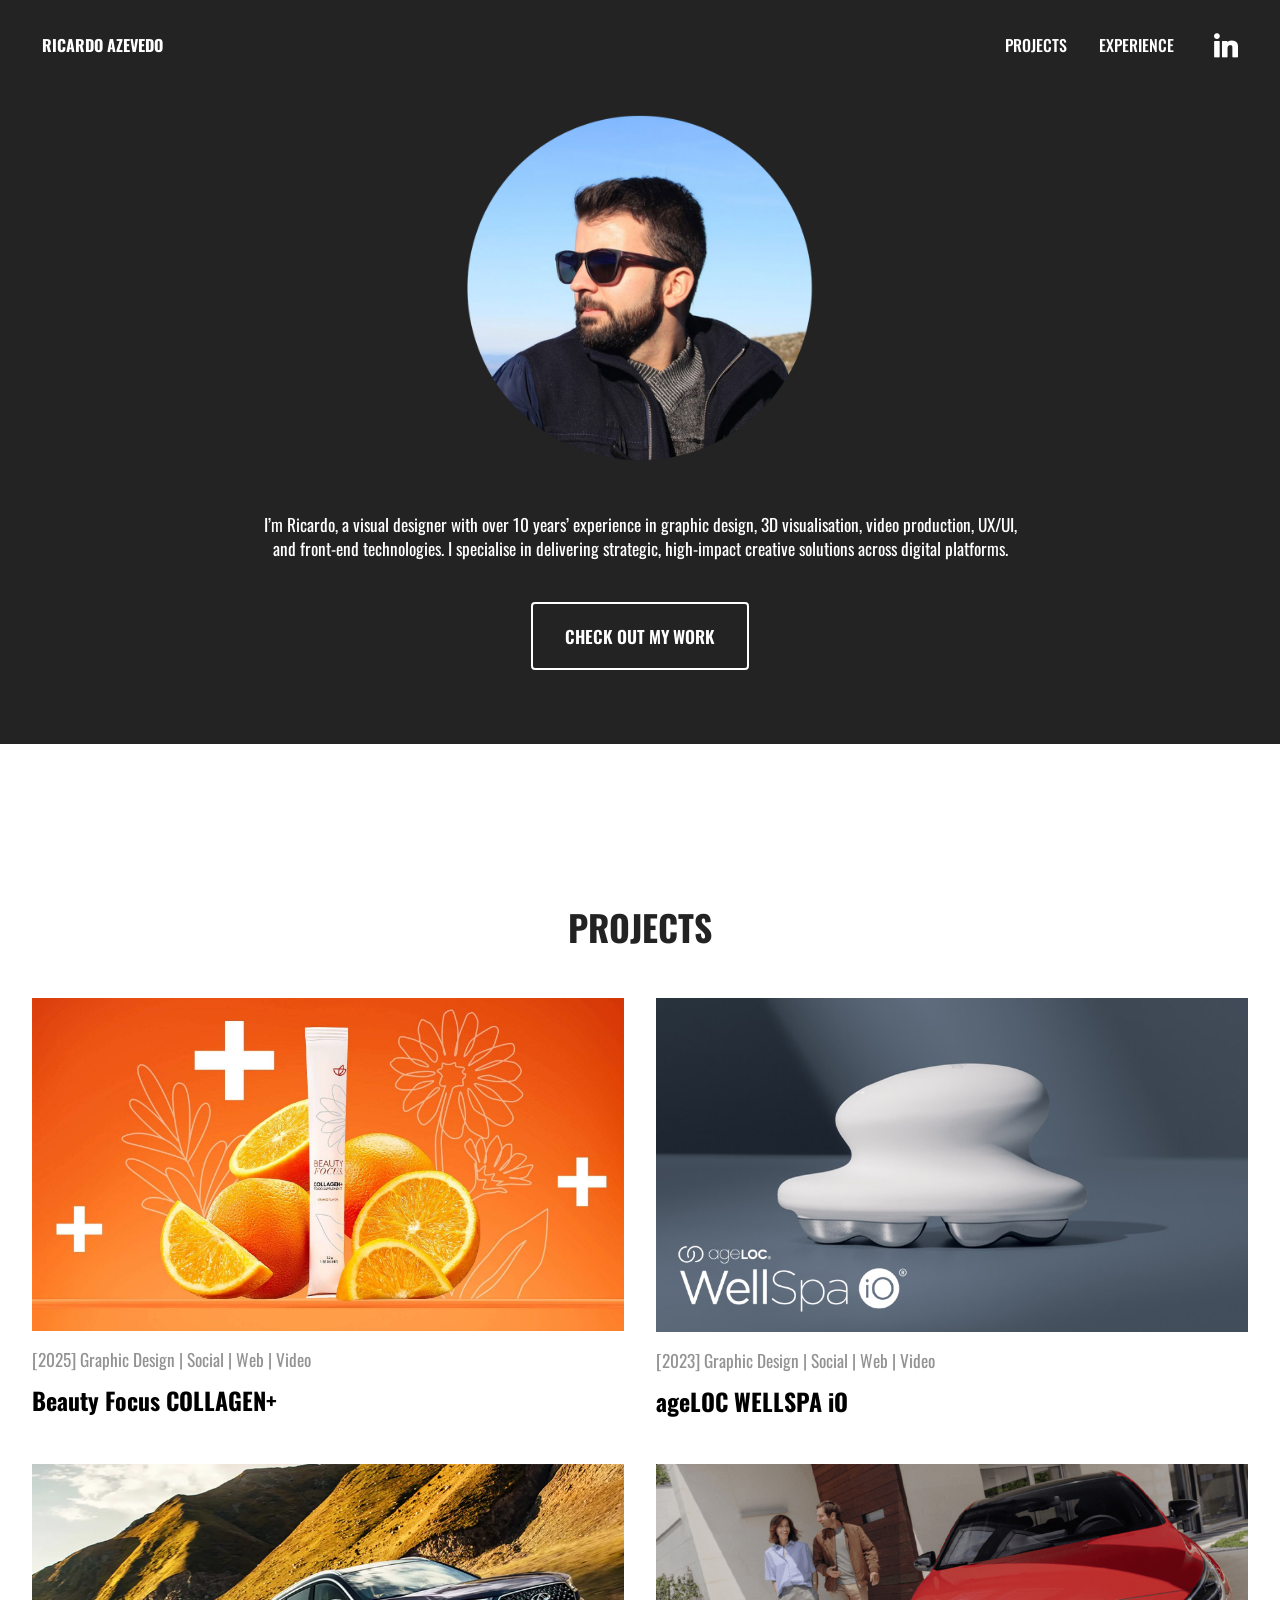
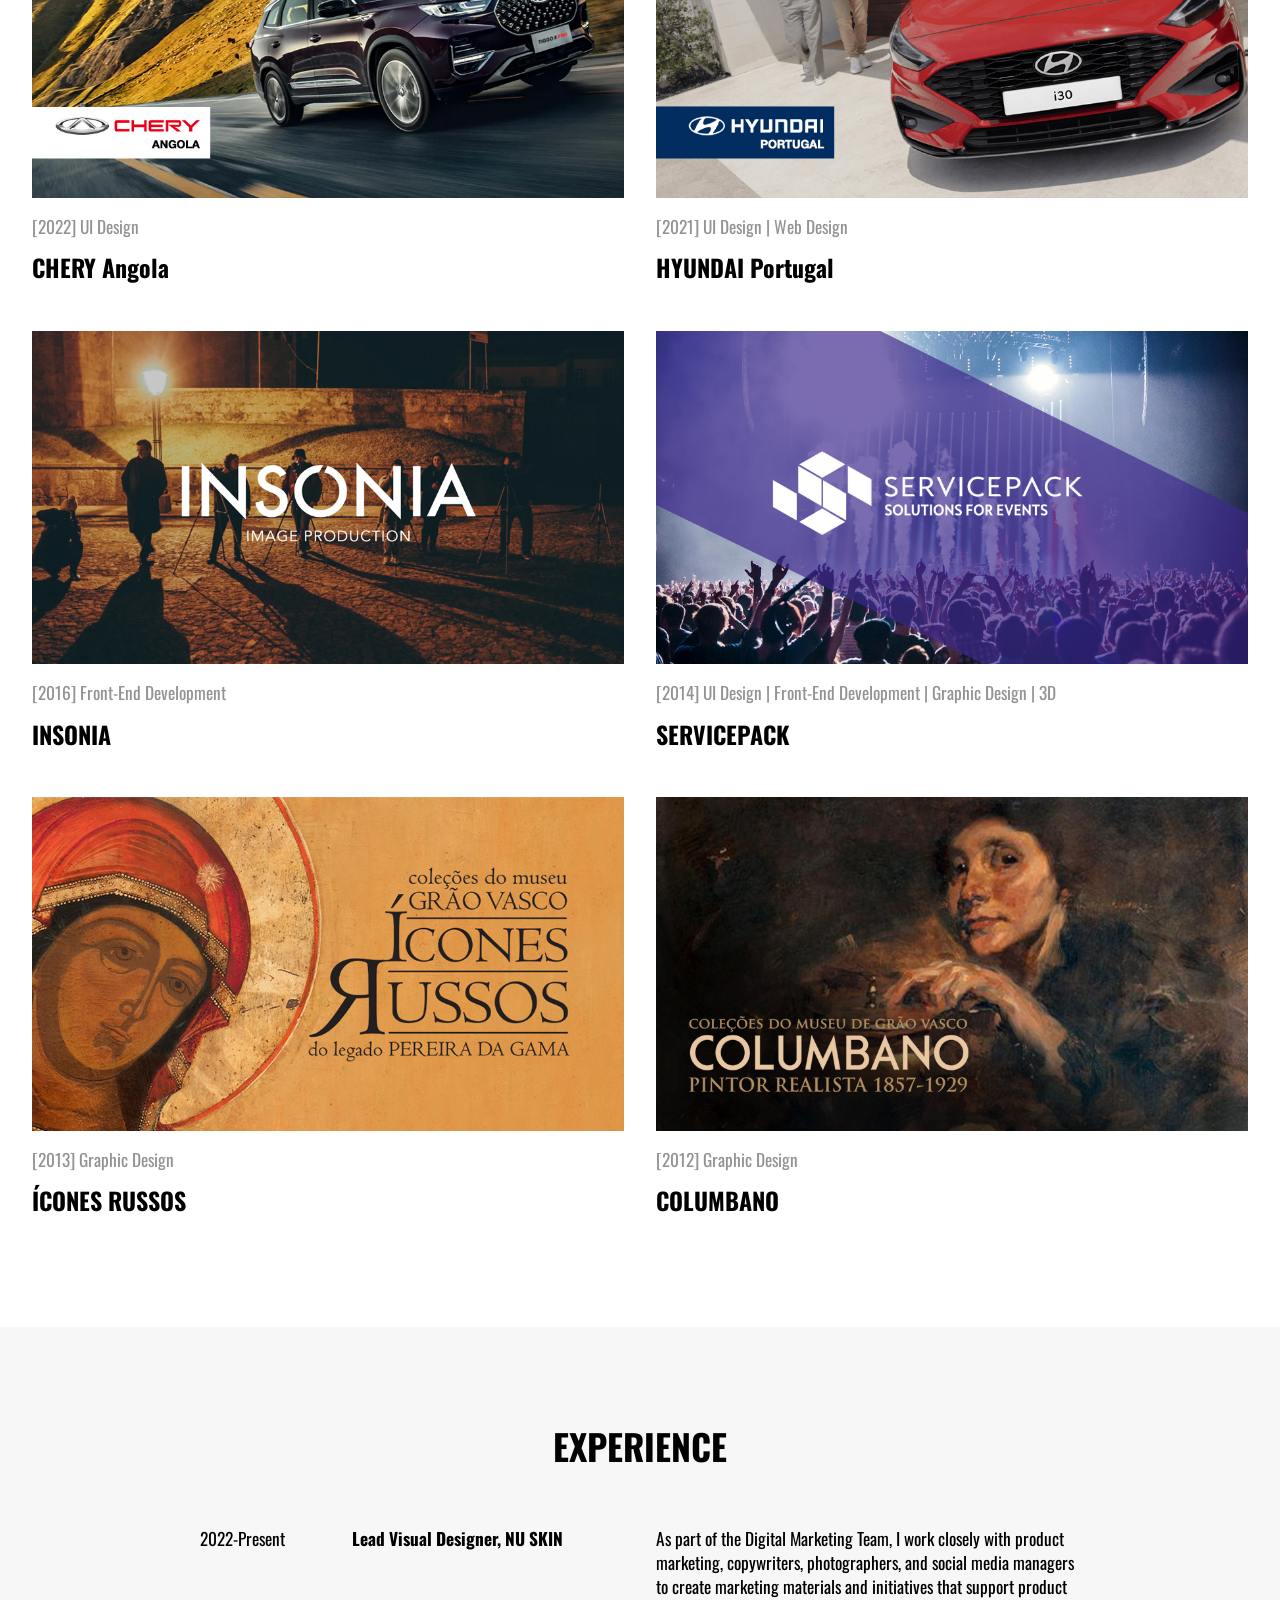
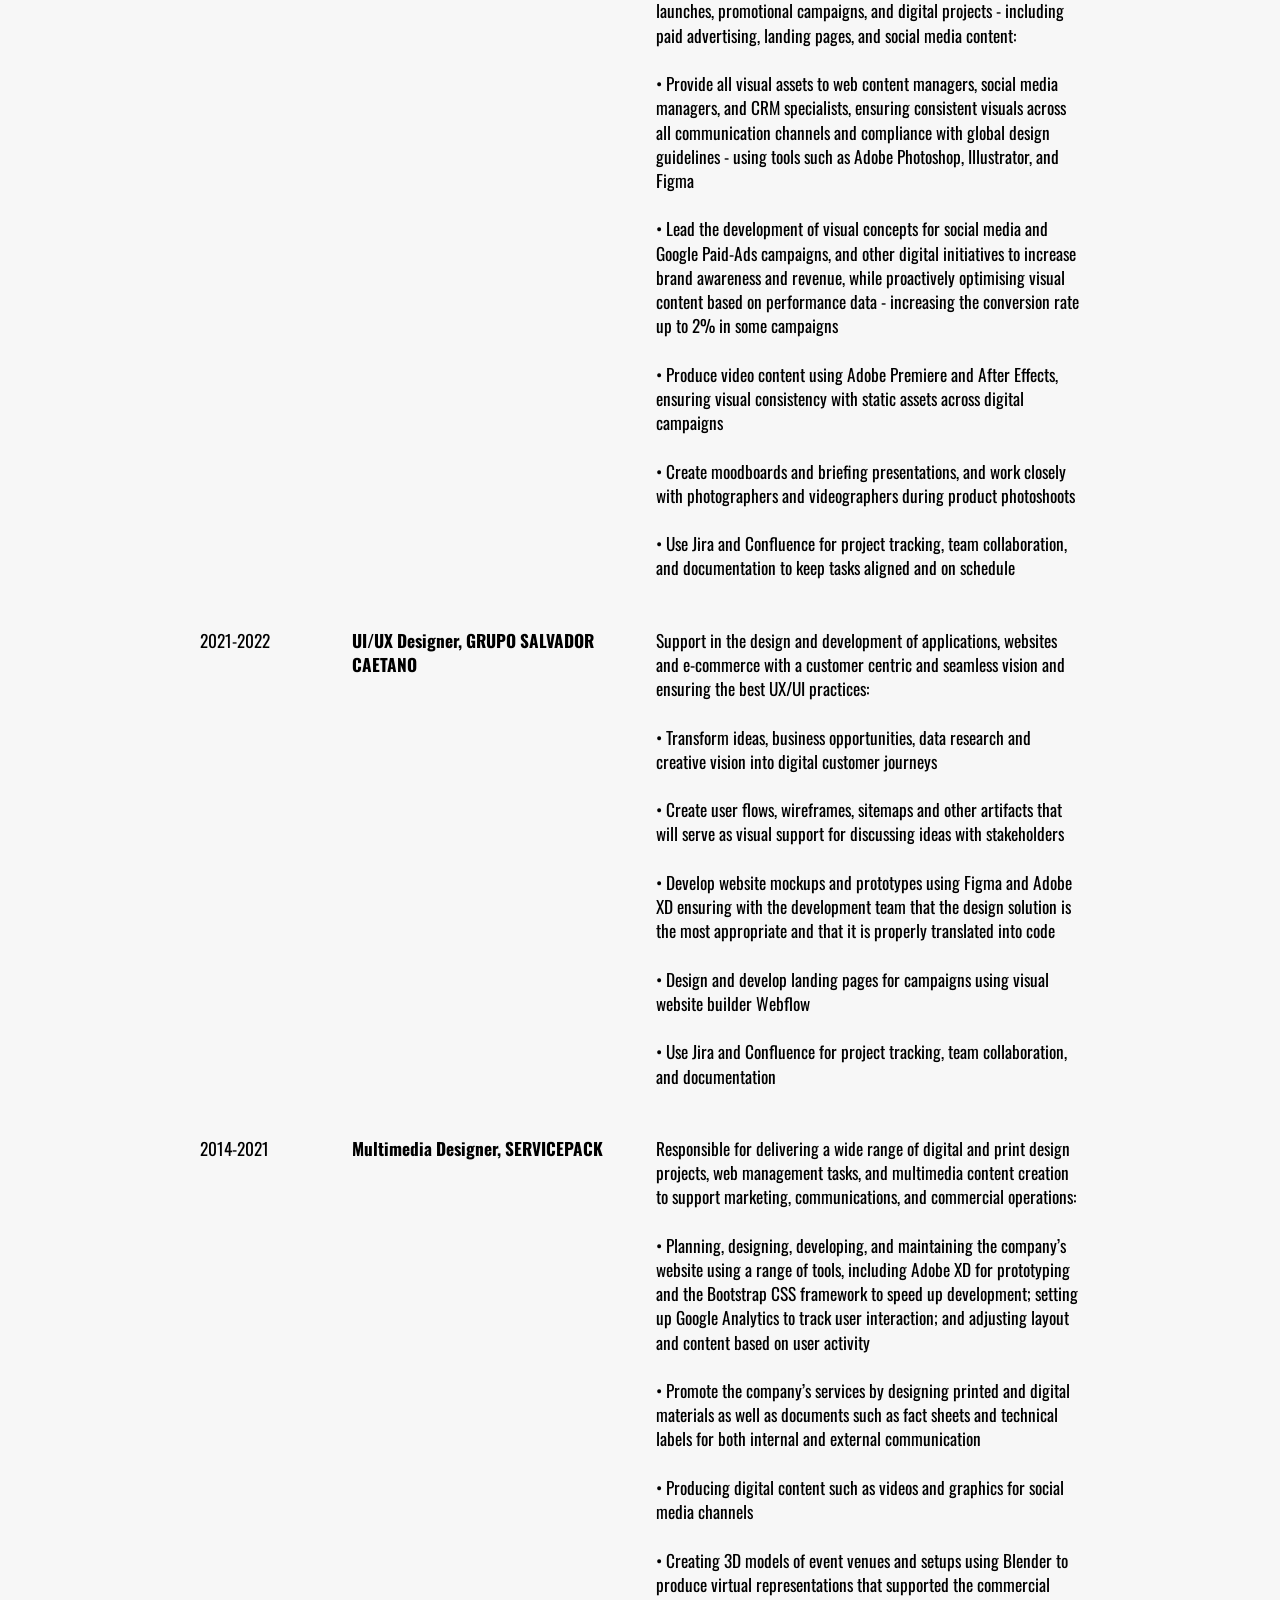
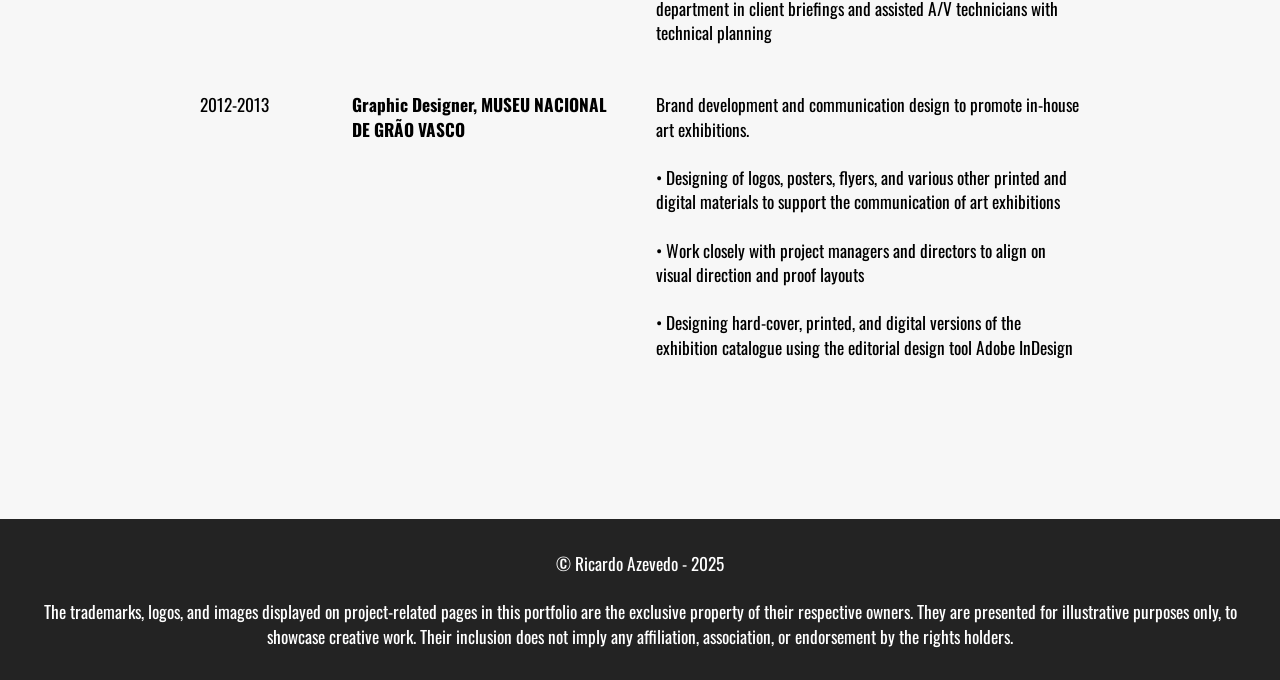
<file: index - Cópia.html>
<!DOCTYPE html>
<html  >
<head>
  <!-- Site made with Mobirise Website Builder v6.0.5, https://mobirise.com -->
  <meta charset="UTF-8">
  <meta http-equiv="X-UA-Compatible" content="IE=edge">
  <meta name="generator" content="Mobirise v6.0.5, mobirise.com">
  <meta name="viewport" content="width=device-width, initial-scale=1, minimum-scale=1">
  <link rel="shortcut icon" href="assets/images/favicon-1.png" type="image/x-icon">
  <meta name="description" content="">
  
  
  <title>Home</title>
  <link rel="stylesheet" href="assets/web/assets/mobirise-icons2/mobirise2.css">
  <link rel="stylesheet" href="assets/bootstrap/css/bootstrap.min.css">
  <link rel="stylesheet" href="assets/bootstrap/css/bootstrap-grid.min.css">
  <link rel="stylesheet" href="assets/bootstrap/css/bootstrap-reboot.min.css">
  <link rel="stylesheet" href="assets/dropdown/css/style.css">
  <link rel="stylesheet" href="assets/socicon/css/styles.css">
  <link rel="stylesheet" href="assets/theme/css/style.css">
  <link rel="preload" href="https://fonts.googleapis.com/css?family=Oswald:200,300,400,500,600,700&display=swap" as="style" onload="this.onload=null;this.rel='stylesheet'">
  <noscript><link rel="stylesheet" href="https://fonts.googleapis.com/css?family=Oswald:200,300,400,500,600,700&display=swap"></noscript>
  <link rel="preload" as="style" href="assets/mobirise/css/mbr-additional.css?v=ye48S7"><link rel="stylesheet" href="assets/mobirise/css/mbr-additional.css?v=ye48S7" type="text/css">

  
  
  
</head>
<body>
  
  <section data-bs-version="5.1" class="menu menu6 cid-uO6YqCtdDY" once="menu" id="menu06-40">
	

	<nav class="navbar navbar-dropdown opacityScrollOff navbar-fixed-top navbar-expand-lg">
		<div class="container">
			<div class="navbar-brand">
				
				<span class="navbar-caption-wrap"><a class="navbar-caption text-primary display-4" href="index.html">RICARDO AZEVEDO</a></span>
			</div>
			<button class="navbar-toggler" type="button" data-toggle="collapse" data-bs-toggle="collapse" data-target="#navbarSupportedContent" data-bs-target="#navbarSupportedContent" aria-controls="navbarNavAltMarkup" aria-expanded="false" aria-label="Toggle navigation">
				<div class="hamburger">
					<span></span>
					<span></span>
					<span></span>
					<span></span>
				</div>
			</button>
			<div class="collapse navbar-collapse opacityScrollOff" id="navbarSupportedContent">
				<ul class="navbar-nav nav-dropdown nav-right" data-app-modern-menu="true"><li class="nav-item">
						<a class="nav-link link text-primary display-4" href="index.html#news08-e">PROJECTS</a>
					</li>
					
					<li class="nav-item">
						<a class="nav-link link text-primary display-4" href="index.html#timeline04-3p">EXPERIENCE</a>
					</li></ul>
				<div class="icons-menu">
					<a class="iconfont-wrapper" href="https://www.linkedin.com/in/azevedot2/" target="_blank">
						<span class="p-2 mbr-iconfont socicon-linkedin socicon" style=""></span>
					</a>
					
					
					
				</div>
				
			</div>
		</div>
	</nav>
</section>

<section data-bs-version="5.1" class="header12 cid-uM7Awd3xrx" id="header12-h">
  
  

  <div class="text-center container">
    <div class="row mb-4 justify-content-center">
      <div class="col-12 col-md-4">
        <img class="w-100" src="assets/images/profilehp.webp" alt="Mobirise Website Builder">
      </div>
    </div>
    <div class="row justify-content-center">
      <div class="col-md-12 content-head">
        
        <p class="mbr-text mbr-fonts-style mb-4 display-7">
          I’m Ricardo, a visual designer with over 10 years’ experience in graphic design, 3D visualisation, video production, UX/UI, and front-end technologies. I specialise in delivering strategic, high-impact creative solutions across digital platforms.
        </p>
        <div class="mbr-section-btn mt-4"><a class="btn btn-primary-outline display-7" href="index.html#news08-e">CHECK OUT MY WORK</a></div>
      </div>
    </div>
  </div>
</section>

<section data-bs-version="5.1" class="news08 cid-uM7vbQ5G79" id="news08-e">
  
  
  <div class="container">
    <div class="row justify-content-center mb-5">
      <div class="col-12 content-head">
        <div class="mbr-section-head">
          <h4 class="mbr-section-title mbr-fonts-style align-center mb-0 display-2"><strong>PROJECTS</strong></h4>
          
        </div>
      </div>
    </div>
    <div class="row">
      <div class="item features-image col-12 col-md-6 col-lg-6 active">
        <div class="item-wrapper">
          <div class="item-img mb-3">
            <a href="collagen-plus.html"><img src="assets/images/2025-beautyfocus-1.webp" alt="Mobirise Website Builder" title="" data-slide-to="0" data-bs-slide-to="0"></a>
          </div>
          <div class="item-content align-left">
            <h5 class="item-title mbr-fonts-style mt-0 mb-3 display-7">[2025] Graphic Design | Social | Web | Video</h5>
            <h6 class="item-subtitle mbr-fonts-style mb-3 display-5"><strong>Beauty Focus COLLAGEN+</strong></h6>
            
            
          </div>
        </div>
      </div>
      <div class="item features-image col-12 col-md-6 col-lg-6">
        <div class="item-wrapper">
          <div class="item-img mb-3">
            <a href="wellspa.html"><img src="assets/images/2023-nuskindevices.webp" alt="" title="" data-slide-to="1" data-bs-slide-to="1"></a>
          </div>
          <div class="item-content align-left">
            <h5 class="item-title mbr-fonts-style mb-3 mt-0 display-7">[2023] Graphic Design | Social | Web | Video</h5>
            <h6 class="item-subtitle mbr-fonts-style mb-3 display-5">
              <strong>ageLOC WELLSPA iO</strong></h6>
            
            
          </div>
        </div>
      </div><div class="item features-image col-12 col-md-6 col-lg-6">
        <div class="item-wrapper">
          <div class="item-img mb-3">
            <a href="chery.html"><img src="assets/images/2021-cheryangola-1.webp" alt="" title="" data-slide-to="2" data-bs-slide-to="2"></a>
          </div>
          <div class="item-content align-left">
            <h5 class="item-title mbr-fonts-style mb-3 mt-0 display-7">[2022] UI Design</h5>
            <h6 class="item-subtitle mbr-fonts-style mb-3 display-5"><strong>CHERY Angola</strong></h6>
            
            
          </div>
        </div>
      </div><div class="item features-image col-12 col-md-6 col-lg-6">
        <div class="item-wrapper">
          <div class="item-img mb-3">
            <a href="hyundai.html"><img src="assets/images/2021-hyundai-1.webp" alt="" title="" data-slide-to="3" data-bs-slide-to="3"></a>
          </div>
          <div class="item-content align-left">
            <h5 class="item-title mbr-fonts-style mb-3 mt-0 display-7">[2021] UI Design | Web Design</h5>
            <h6 class="item-subtitle mbr-fonts-style mb-3 display-5">
              <strong>HYUNDAI Portugal</strong></h6>
            
            
          </div>
        </div>
      </div><div class="item features-image col-12 col-md-6 col-lg-6">
        <div class="item-wrapper">
          <div class="item-img mb-3">
            <a href="insonia.html"><img src="assets/images/2016-insonia-1.webp" alt="" title="" data-slide-to="4" data-bs-slide-to="4"></a>
          </div>
          <div class="item-content align-left">
            <h5 class="item-title mbr-fonts-style mb-3 mt-0 display-7">[2016] Front-End Development</h5>
            <h6 class="item-subtitle mbr-fonts-style mb-3 display-5"><strong>INSONIA</strong></h6>
            
            
          </div>
        </div>
      </div><div class="item features-image col-12 col-md-6 col-lg-6">
        <div class="item-wrapper">
          <div class="item-img mb-3">
            <a href="servicepack.html"><img src="assets/images/2014-servicepack-3.webp" alt="" title="" data-slide-to="5" data-bs-slide-to="5"></a>
          </div>
          <div class="item-content align-left">
            <h5 class="item-title mbr-fonts-style mb-3 mt-0 display-7">[2014] UI Design | Front-End Development | Graphic Design | 3D</h5>
            <h6 class="item-subtitle mbr-fonts-style mb-3 display-5"><strong>SERVICEPACK</strong></h6>
            
            
          </div>
        </div>
      </div><div class="item features-image col-12 col-md-6 col-lg-6">
        <div class="item-wrapper">
          <div class="item-img mb-3">
            <a href="icones-russos.html"><img src="assets/images/2016-iconesrussos-1.webp" alt="" title="" data-slide-to="6" data-bs-slide-to="6"></a>
          </div>
          <div class="item-content align-left">
            <h5 class="item-title mbr-fonts-style mb-3 mt-0 display-7">[2013] Graphic Design</h5>
            <h6 class="item-subtitle mbr-fonts-style mb-3 display-5"><strong>ÍCONES RUSSOS</strong></h6>
            
            
          </div>
        </div>
      </div><div class="item features-image col-12 col-md-6 col-lg-6">
        <div class="item-wrapper">
          <div class="item-img mb-3">
            <a href="columbano.html"><img src="assets/images/2012-columbano-1.webp" alt="" title="" data-slide-to="7" data-bs-slide-to="8"></a>
          </div>
          <div class="item-content align-left">
            <h5 class="item-title mbr-fonts-style mb-3 mt-0 display-7">[2012] Graphic Design</h5>
            <h6 class="item-subtitle mbr-fonts-style mb-3 display-5"><strong>COLUMBANO</strong></h6>
            
            
          </div>
        </div>
      </div>
      

    </div>
  </div>
</section>

<section data-bs-version="5.1" class="timeline04 cid-uND1uQrahe" id="timeline04-3p">
  

  
  
  <div class="container">
    <div class="row justify-content-center">
      <div class="card col-md-12 col-lg-10">
        <div class="card-wrapper">
          <div class="row justify-content-center">
            <div class="col-12 mb-5 content-head">
              <h3 class="card-title mbr-fonts-style mbr-white mt-3 display-2">
                <strong>EXPERIENCE</strong></h3>
              
            </div>
          </div>
          <div class="card-box">
            
            <div class="row justify-content-center item features-without-image mb-5 active">
              <div class="col-12 col-lg-2">
                <h5 class="mbr-card-title mbr-fonts-style mt-0 mb-3 display-7">
                  2022-Present</h5>
              </div>
              <div class="col-12 col-lg-4">
                <h6 class="mbr-card-subtitle mbr-fonts-style mt-0 mb-3 display-7"><strong>Lead Visual Designer, NU SKIN</strong></h6>
              </div>
              <div class="col-md-12 col-lg item-wrapper">
                <p class="mbr-text mbr-fonts-style mt-0 mb-0 display-7">As part of the Digital Marketing Team, I work closely with product marketing, copywriters, photographers, and social media managers to create marketing materials and initiatives that support product launches, promotional campaigns, and digital projects - including paid advertising, landing pages, and social media content:<br><br>• Provide all visual assets to web content managers, social media managers, and CRM specialists, ensuring consistent visuals across all communication channels and compliance with global design guidelines - using tools such as Adobe Photoshop, Illustrator, and Figma
<br><br>• Lead the development of visual concepts for social media and Google Paid-Ads campaigns, and other digital initiatives to increase brand awareness and revenue, while proactively optimising visual content based on performance data - increasing the conversion rate up to 2% in some campaigns<br><br>• Produce video content using Adobe Premiere and After Effects, ensuring visual consistency with static assets across digital campaigns<br><br>• Create moodboards and briefing presentations, and work closely with photographers and videographers during product photoshoots<br><br>• Use Jira and Confluence for project tracking, team collaboration, and documentation to keep tasks aligned and on schedule<br></p>
              </div>
            </div><div class="row justify-content-center item features-without-image mb-5">
              <div class="col-12 col-lg-2">
                <h5 class="mbr-card-title mbr-fonts-style mt-0 mb-3 display-7">
                  2021-2022</h5>

              </div>
              <div class="col-12 col-lg-4">
                <h6 class="mbr-card-subtitle mbr-fonts-style mt-0 mb-3 display-7"><strong>UI/UX Designer, GRUPO SALVADOR CAETANO</strong></h6>
              </div>
              <div class="col-md-12 col-lg item-wrapper">
                <p class="mbr-text mbr-fonts-style mt-0 mb-0 display-7">Support in the design and development of applications, websites and e-commerce with a customer centric and seamless vision and ensuring the best UX/UI practices:<br><br>• Transform ideas, business opportunities, data research and creative vision into digital customer journeys<br><br>• Create user flows, wireframes, sitemaps and other artifacts that will serve as visual support for discussing ideas with stakeholders<br><br>• Develop website mockups and prototypes using Figma and Adobe XD ensuring with the development team that the design solution is the most appropriate and that it is properly translated into code<br><br>• Design and develop landing pages for campaigns using visual website builder Webflow<br><br>• Use Jira and Confluence for project tracking, team collaboration, and documentation<br></p>
              </div>
            </div>
            <div class="row justify-content-center item features-without-image mb-5">
              <div class="col-12 col-lg-2">
                <h5 class="mbr-card-title mbr-fonts-style mt-0 mb-3 display-7">
                  2014-2021</h5>
              </div>
              <div class="col-12 col-lg-4">
                <h6 class="mbr-card-subtitle mbr-fonts-style mt-0 mb-3 display-7"><strong>Multimedia Designer, SERVICEPACK</strong></h6>
              </div>
              <div class="col-md-12 col-lg item-wrapper">
                <p class="mbr-text mbr-fonts-style mt-0 mb-0 display-7">Responsible for delivering a wide range of digital and print design projects, web management tasks, and multimedia content creation to support marketing, communications, and commercial operations:<br><br>• Planning, designing, developing, and maintaining the company’s website using a range of tools, including Adobe XD for prototyping and the Bootstrap CSS framework to speed up development; setting up Google Analytics to track user interaction; and adjusting layout and content based on user activity<br><br>• Promote the company’s services by designing printed and digital materials as well as documents such as fact sheets and technical labels for both internal and external communication<br><br>• Producing digital content such as videos and graphics for social media channels<br><br>• Creating 3D models of event venues and setups using Blender to produce virtual representations that supported the commercial department in client briefings and assisted A/V technicians with technical planning<br></p>
              </div>
            </div><div class="row justify-content-center item features-without-image mb-5">
              <div class="col-12 col-lg-2">
                <h5 class="mbr-card-title mbr-fonts-style mt-0 mb-3 display-7">2012-2013</h5>
              </div>
              <div class="col-12 col-lg-4">
                <h6 class="mbr-card-subtitle mbr-fonts-style mt-0 mb-3 display-7"><strong>Graphic Designer, MUSEU NACIONAL DE GRÃO VASCO</strong></h6>
              </div>
              <div class="col-md-12 col-lg item-wrapper">
                <p class="mbr-text mbr-fonts-style mt-0 mb-0 display-7">Brand development and communication design to promote in-house art exhibitions.<br><br>• Designing of logos, posters, flyers, and various other printed and digital materials to support the communication of art exhibitions<br><br>• Work closely with project managers and directors to align on visual direction and proof layouts<br><br>• Designing hard-cover, printed, and digital versions of the exhibition catalogue using the editorial design tool Adobe InDesign<br></p>
              </div>
            </div>
          </div>
        </div>
      </div>
    </div>
  </div>
</section>

<section data-bs-version="5.1" class="footer4 cid-uM7Dbq4Dsi" once="footers" id="footer04-j">

    

    

    <div class="container">
        <div class="media-container-row align-center mbr-white">
            <div class="col-12">
                <p class="mbr-text mb-0 mbr-fonts-style display-7">
                    ©&nbsp;Ricardo Azevedo - 2025<br><br>The trademarks, logos, and images displayed on project-related pages in this portfolio are the exclusive property of their respective owners. They are presented for illustrative purposes only, to showcase creative work. Their inclusion does not imply any affiliation, association, or endorsement by the rights holders.<br></p>
            </div>
        </div>
    </div>
</section><section class="display-7" style="padding: 0;align-items: center;justify-content: center;flex-wrap: wrap;    align-content: center;display: none;position: relative;height: 4rem;"><a href="https://mobiri.se/1079475" style="flex: 1 1;height: 4rem;position: absolute;width: 100%;z-index: 1;"><img alt="" style="height: 4rem;" src="[data-uri]"></a><p style="margin: 0;text-align: center;" class="display-7">&#8204;</p><a style="z-index:1" href="https://mobirise.com/builder/no-code-website-builder.html">No Code Website Builder</a></section><script src="assets/bootstrap/js/bootstrap.bundle.min.js"></script>  <script src="assets/smoothscroll/smooth-scroll.js"></script>  <script src="assets/ytplayer/index.js"></script>  <script src="assets/dropdown/js/navbar-dropdown.js"></script>  <script src="assets/theme/js/script.js"></script>  
  
  
<div class="lang-links" style="display: none;">
                        <div class="language-wrapper">
                        <a href="./pt/index.html" class="language">pt</a>
                        </div>
                    </div>
</html>
</file>
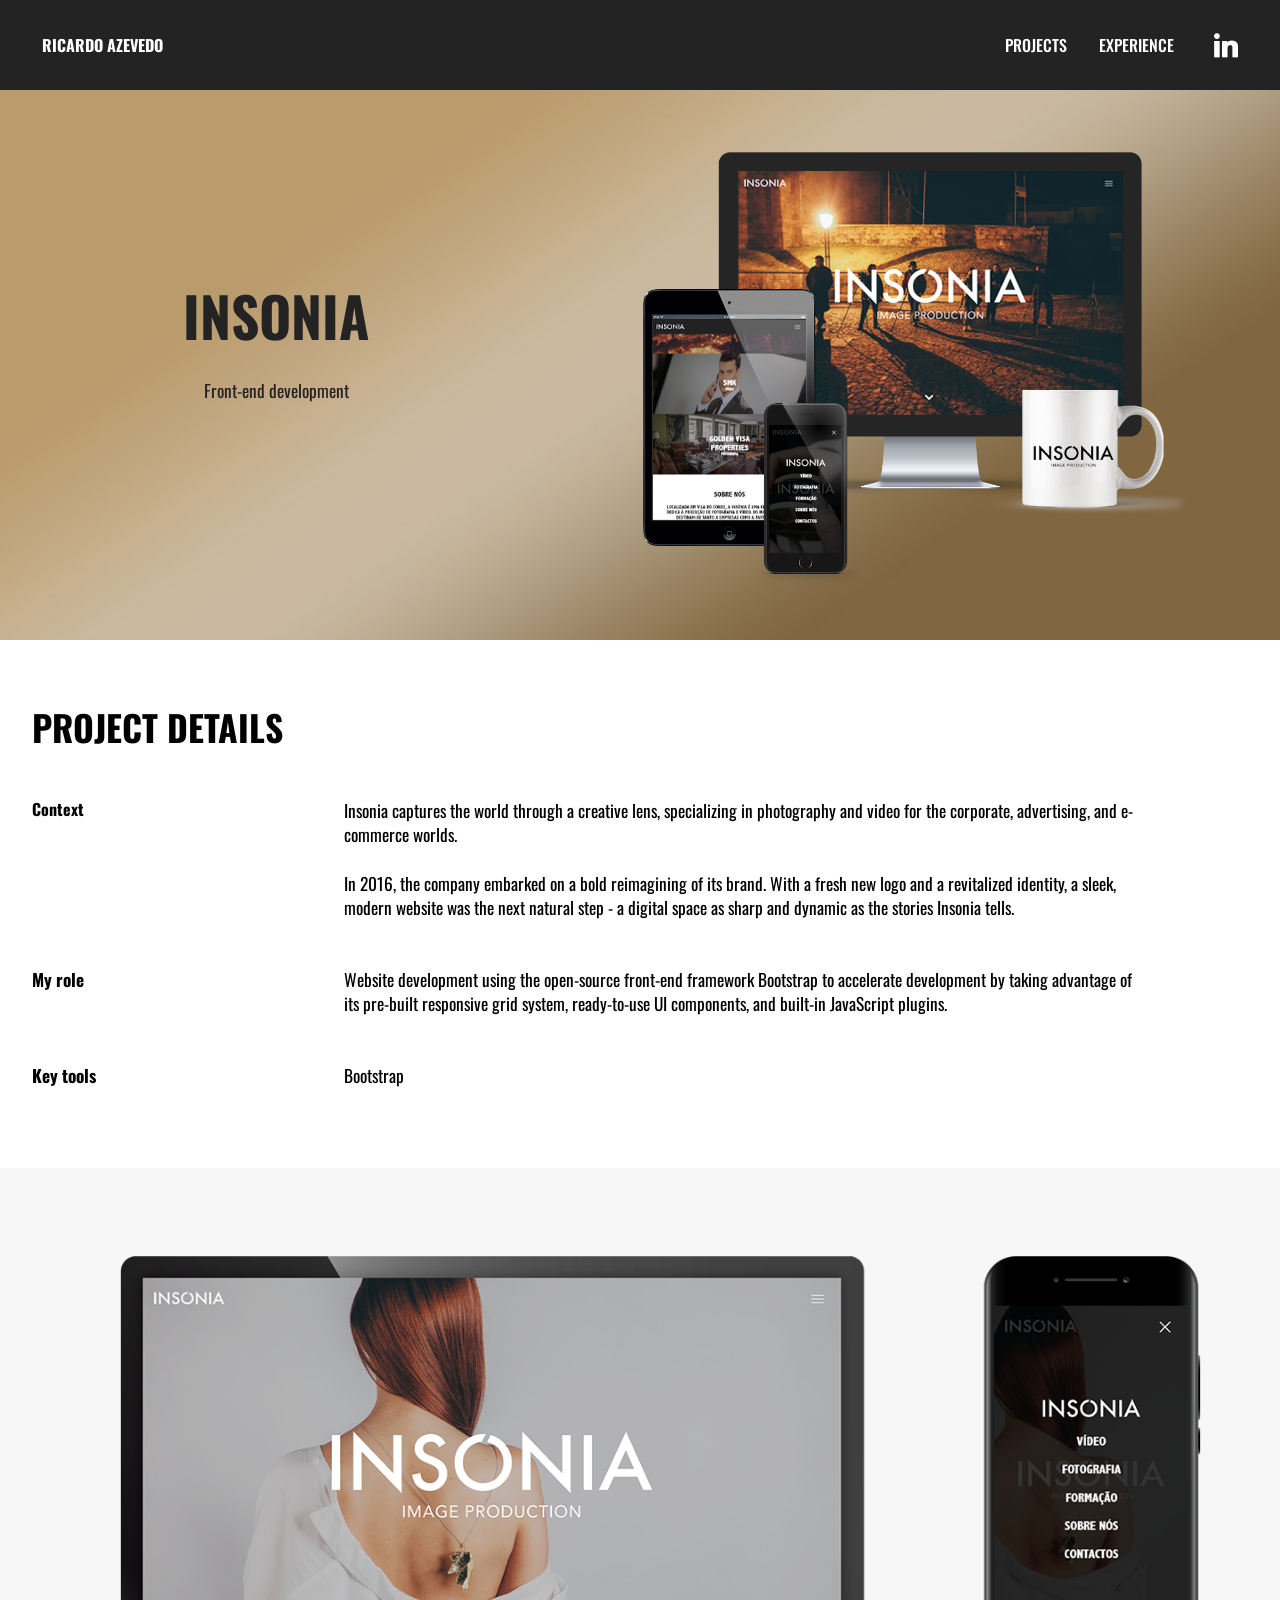
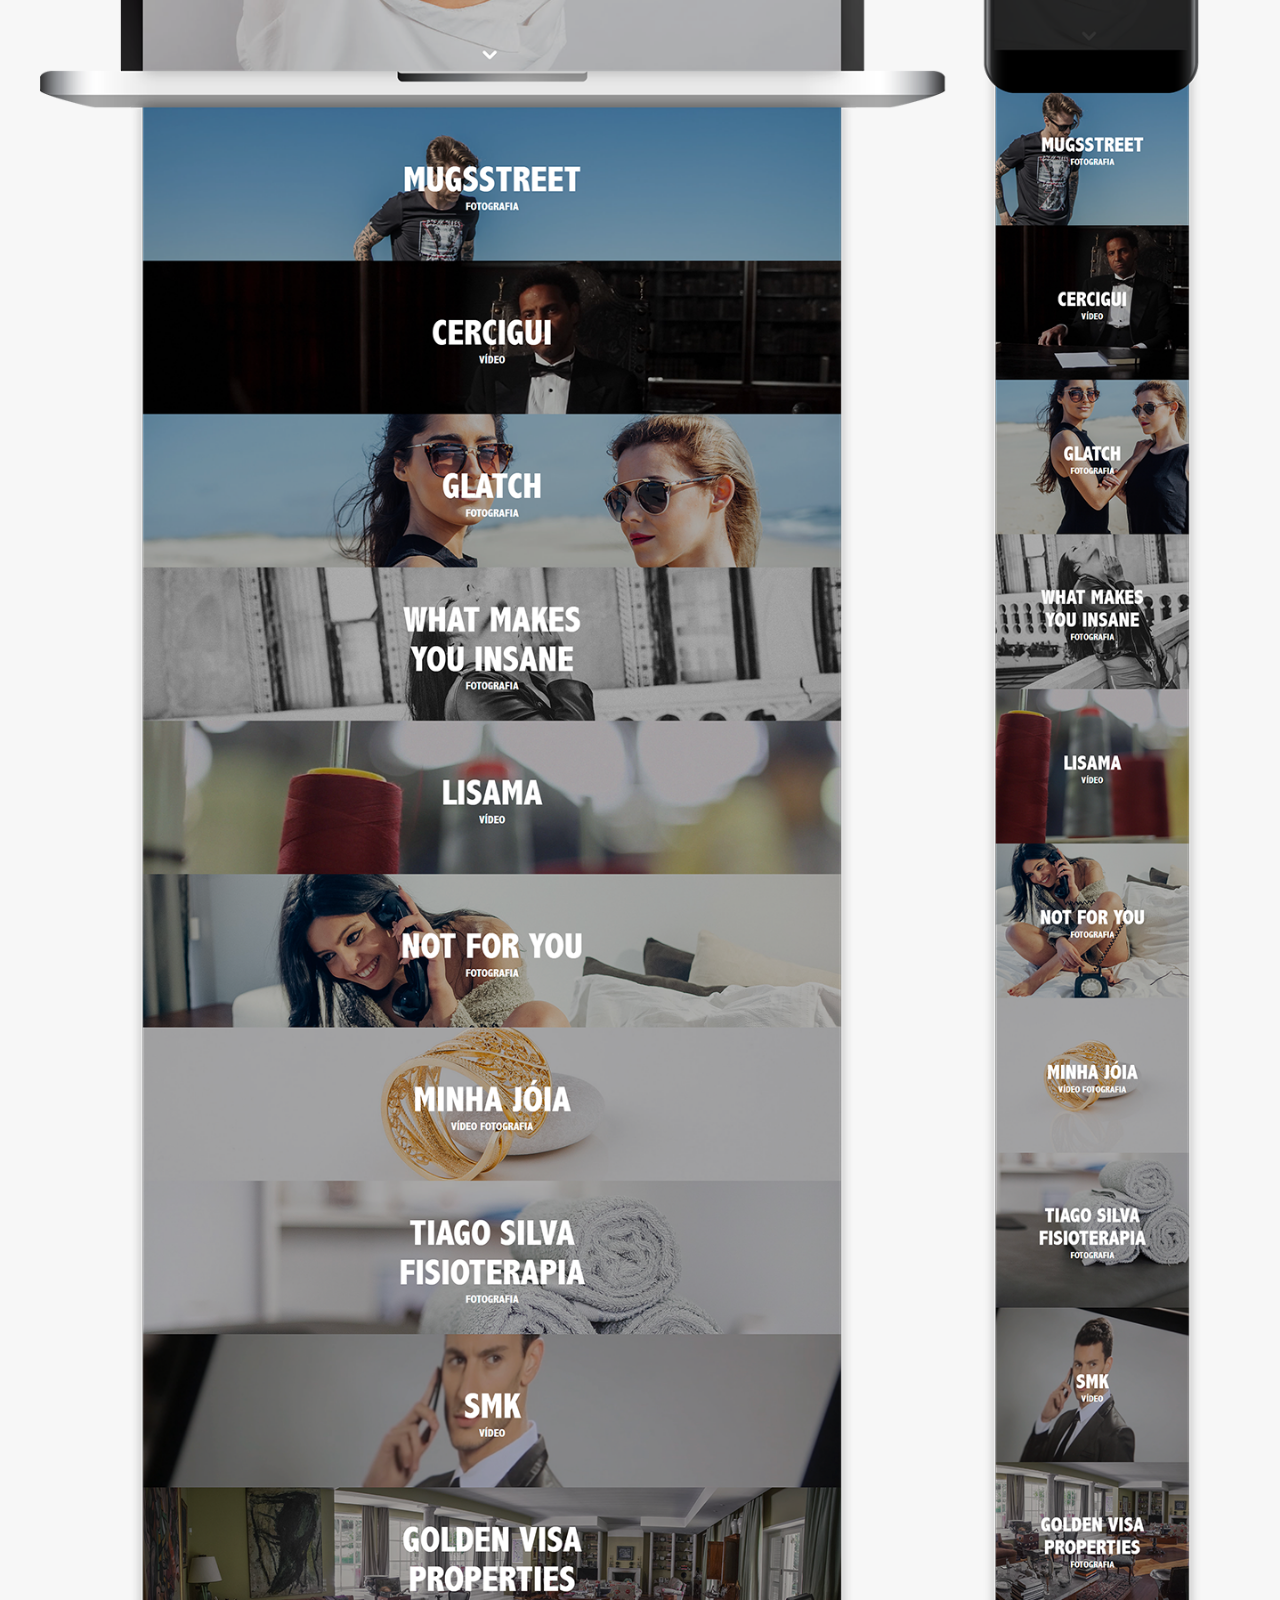
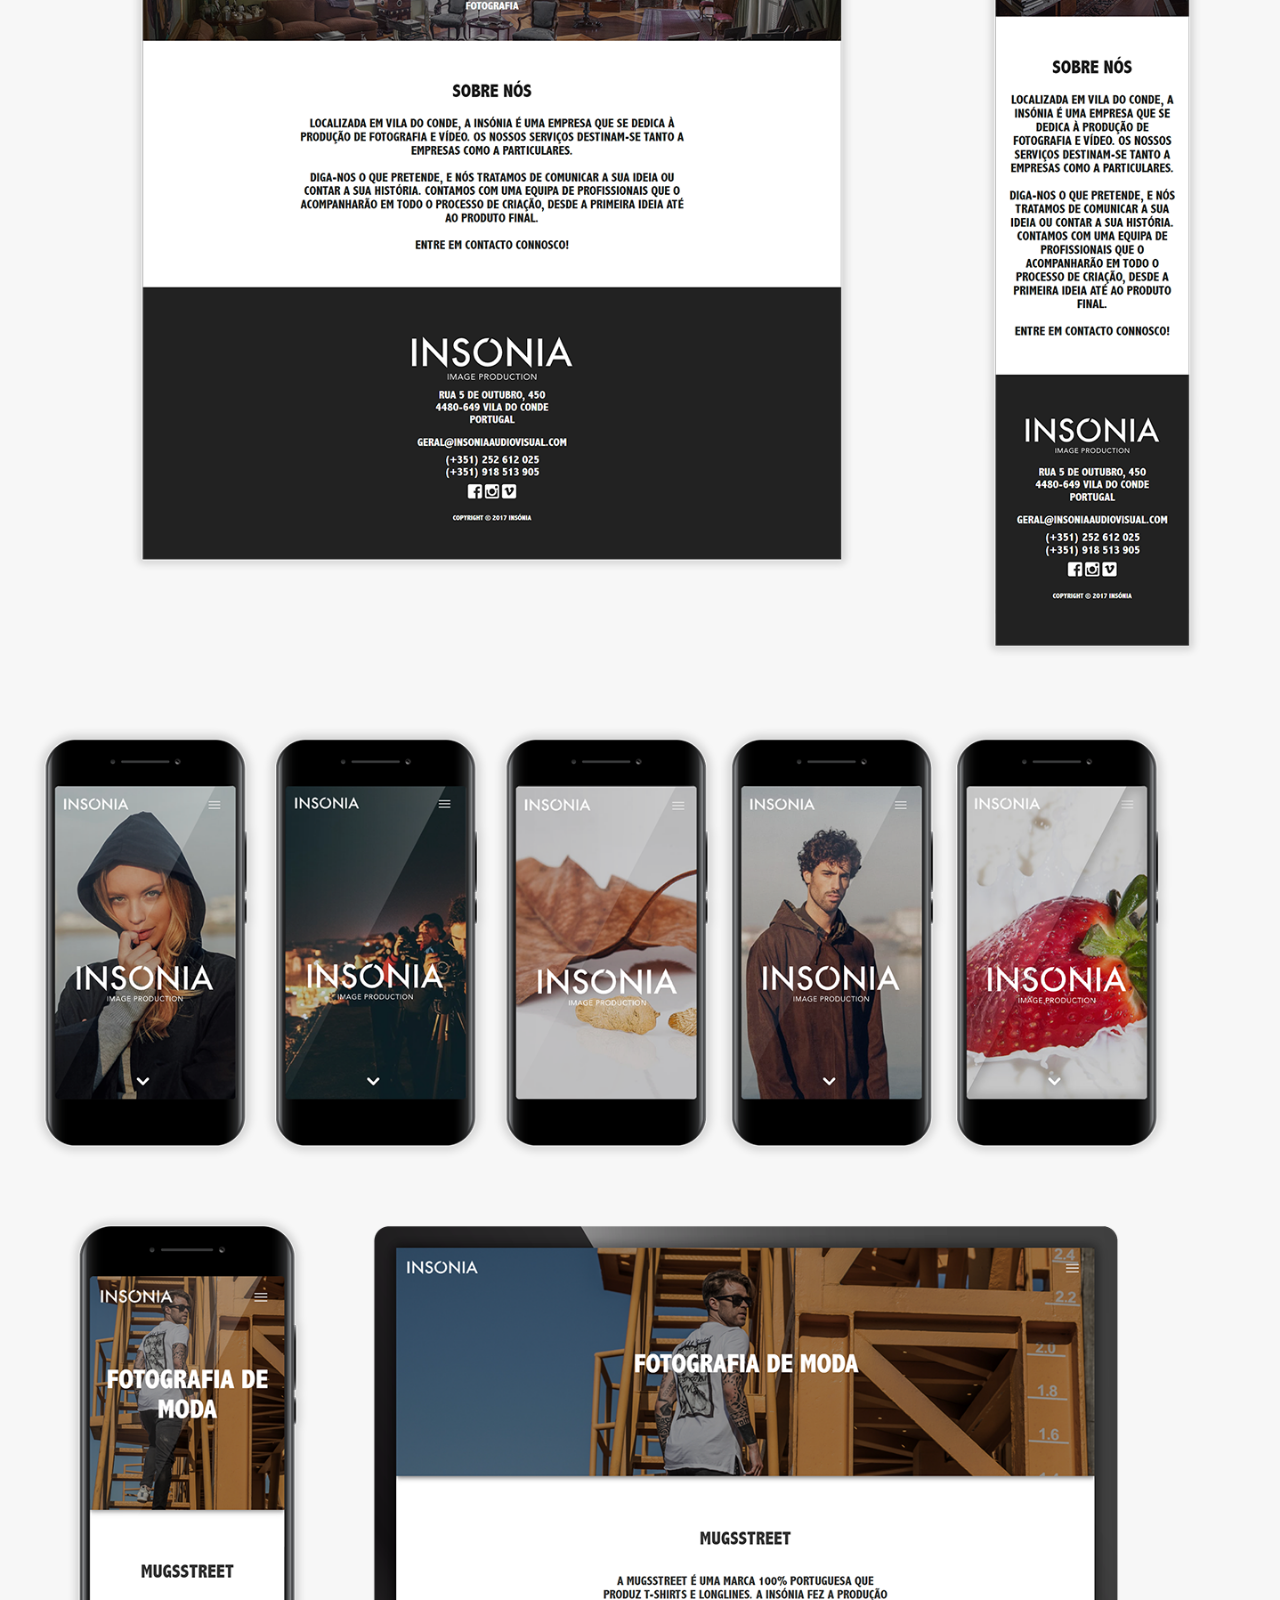
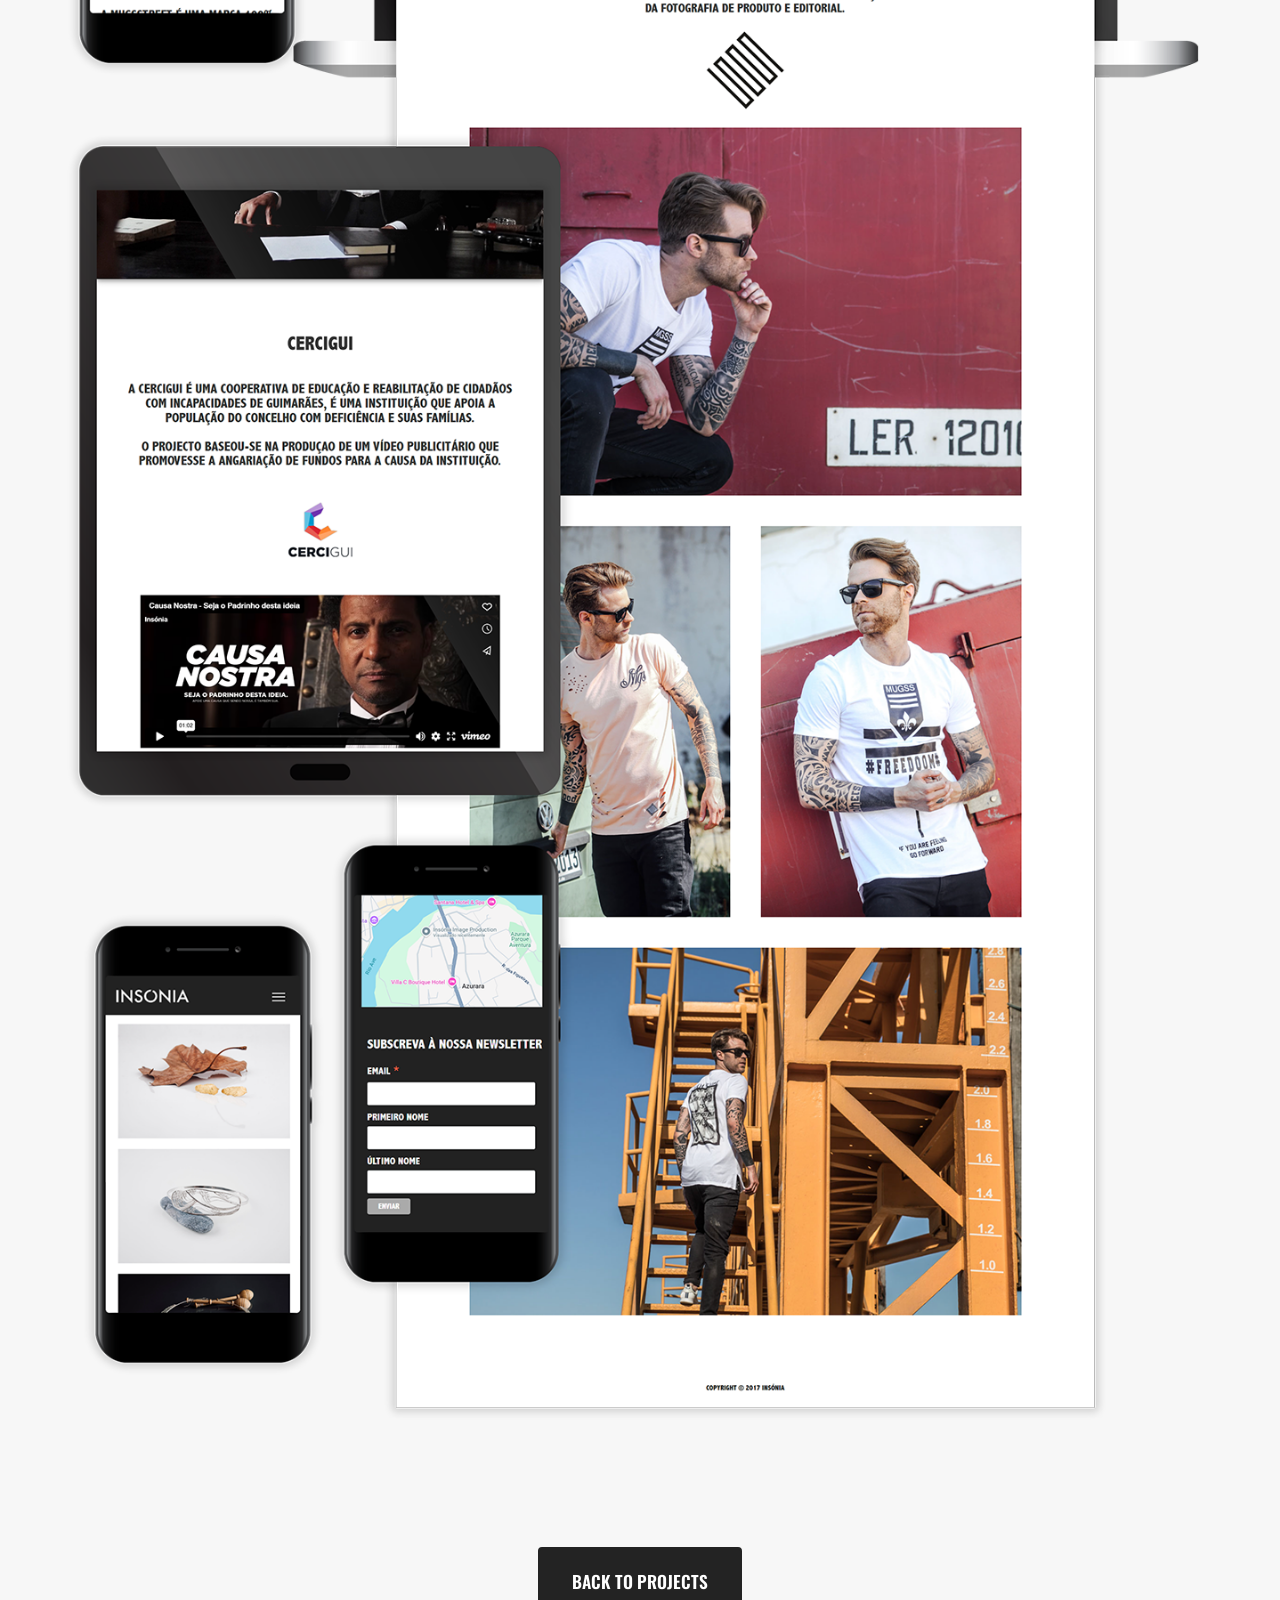
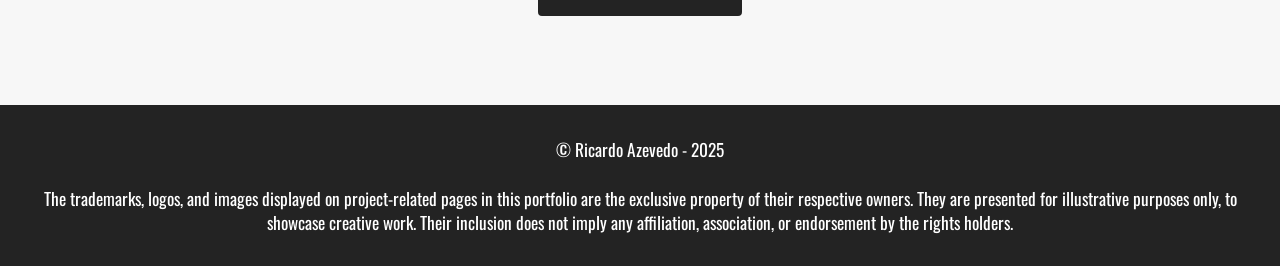
<file: insonia.html>
<!DOCTYPE html>
<html  >
<head>
  <!-- Site made with Mobirise Website Builder v6.0.5, https://mobirise.com -->
  <meta charset="UTF-8">
  <meta http-equiv="X-UA-Compatible" content="IE=edge">
  <meta name="generator" content="Mobirise v6.0.5, mobirise.com">
  <meta name="viewport" content="width=device-width, initial-scale=1, minimum-scale=1">
  <link rel="shortcut icon" href="assets/images/favicon-1.png" type="image/x-icon">
  <meta name="description" content="">
  
  
  <title>Insonia</title>
  <link rel="stylesheet" href="assets/web/assets/mobirise-icons2/mobirise2.css">
  <link rel="stylesheet" href="assets/bootstrap/css/bootstrap.min.css">
  <link rel="stylesheet" href="assets/bootstrap/css/bootstrap-grid.min.css">
  <link rel="stylesheet" href="assets/bootstrap/css/bootstrap-reboot.min.css">
  <link rel="stylesheet" href="assets/parallax/jarallax.css">
  <link rel="stylesheet" href="assets/dropdown/css/style.css">
  <link rel="stylesheet" href="assets/socicon/css/styles.css">
  <link rel="stylesheet" href="assets/theme/css/style.css">
  <link rel="stylesheet" href="assets/gallery/style.css">
  <link rel="preload" href="https://fonts.googleapis.com/css?family=Oswald:200,300,400,500,600,700&display=swap" as="style" onload="this.onload=null;this.rel='stylesheet'">
  <noscript><link rel="stylesheet" href="https://fonts.googleapis.com/css?family=Oswald:200,300,400,500,600,700&display=swap"></noscript>
  <link rel="preload" as="style" href="assets/mobirise/css/mbr-additional.css?v=YO78iK"><link rel="stylesheet" href="assets/mobirise/css/mbr-additional.css?v=YO78iK" type="text/css">

  
  
  
</head>
<body>
  
  <section data-bs-version="5.1" class="menu menu6 cid-uO6YqCtdDY" once="menu" id="menu06-40">
	

	<nav class="navbar navbar-dropdown opacityScrollOff navbar-fixed-top navbar-expand-lg">
		<div class="container">
			<div class="navbar-brand">
				
				<span class="navbar-caption-wrap"><a class="navbar-caption text-primary display-4" href="index.html">RICARDO AZEVEDO</a></span>
			</div>
			<button class="navbar-toggler" type="button" data-toggle="collapse" data-bs-toggle="collapse" data-target="#navbarSupportedContent" data-bs-target="#navbarSupportedContent" aria-controls="navbarNavAltMarkup" aria-expanded="false" aria-label="Toggle navigation">
				<div class="hamburger">
					<span></span>
					<span></span>
					<span></span>
					<span></span>
				</div>
			</button>
			<div class="collapse navbar-collapse opacityScrollOff" id="navbarSupportedContent">
				<ul class="navbar-nav nav-dropdown nav-right" data-app-modern-menu="true"><li class="nav-item">
						<a class="nav-link link text-primary display-4" href="index.html#news08-e">PROJECTS</a>
					</li>
					
					<li class="nav-item">
						<a class="nav-link link text-primary display-4" href="index.html#timeline04-3p">EXPERIENCE</a>
					</li></ul>
				<div class="icons-menu">
					<a class="iconfont-wrapper" href="https://www.linkedin.com/in/azevedot2/" target="_blank">
						<span class="p-2 mbr-iconfont socicon-linkedin socicon" style=""></span>
					</a>
					
					
					
				</div>
				
			</div>
		</div>
	</nav>
</section>

<section data-bs-version="5.1" class="start article2 cid-uM9Mdxy5If mbr-parallax-background" id="article02-17">
	

	
	

	<div class="container">
		<div class="row justify-content-center">
			<div class="col-12 col-md-12 col-lg-7 image-wrapper">
				<img class="w-100" src="assets/images/01-header-1.webp" alt="Mobirise Website Builder">
			</div>
			<div class="col-12 col-md-12 col-lg">
				<div class="text-wrapper align-left">
					<h1 class="mbr-section-title mbr-fonts-style mb-4 display-1">
						<strong>INSONIA</strong>
					</h1>
					<p class="mbr-text align-left mbr-fonts-style mb-4 display-7">
					Front-end development
					</p>
					
				</div>
			</div>
		</div>
	</div>
</section>

<section data-bs-version="5.1" class="list03 cid-uMeiJl0u0s" id="list03-24">
  
  <div class="container">
    <div class="row justify-content-center">
      <div class="col-12 mb-5 content-head">
        <h3 class="mbr-section-title mbr-fonts-style align-center mb-0 display-2">
          <strong>PROJECT DETAILS</strong></h3>
        
      </div>
    </div>

    <div class="row justify-content-left item features-without-image mt-0 mb-5 active">
      <div class="col-12 col-md-12 col-lg-3">
        <h5 class="mbr-card-title mbr-fonts-style mt-0 mb-3 display-4"><strong>Context</strong></h5>
      </div>
      <div class="col-md-12 col-lg-8 item-wrapper">
        <p class="mbr-text mbr-fonts-style mt-0 mb-0 display-7">Insonia captures the world through a creative lens, specializing in photography and video for the corporate, advertising, and e-commerce worlds.<br><br>In 2016, the company embarked on a bold reimagining of its brand. With a fresh new logo and a revitalized identity, a sleek, modern website was the next natural step - a digital space as sharp and dynamic as the stories Insonia tells.</p>
      </div>
    </div>
    <div class="row justify-content-left item features-without-image mt-0 mb-5">
      <div class="col-12 col-md-12 col-lg-3">
        <h5 class="mbr-card-title mbr-fonts-style mt-0 mb-3 display-7">
          <strong>My role</strong></h5>
      </div>
      <div class="col-md-12 col-lg-8 item-wrapper">
        <p class="mbr-text mbr-fonts-style mt-0 mb-0 display-7">Website development using the open-source front-end framework Bootstrap to accelerate development by taking advantage of its pre-built responsive grid system, ready-to-use UI components, and built-in JavaScript plugins.</p>
      </div>
    </div><div class="row justify-content-left item features-without-image mt-0 mb-5">
      <div class="col-12 col-md-12 col-lg-3">
        <h5 class="mbr-card-title mbr-fonts-style mt-0 mb-3 display-7">
          <strong>Key tools</strong></h5>
      </div>
      <div class="col-md-12 col-lg-8 item-wrapper">
        <p class="mbr-text mbr-fonts-style mt-0 mb-0 display-7">Bootstrap</p>
      </div>
    </div>
    

  </div>
</section>

<section data-bs-version="5.1" class="gallery1 mbr-gallery cid-uMdPgtwqb8" id="gallery02-1r">   
    
    

    <div class="container">
        <div class="row justify-content-center">
            <div class="col-12 content-head">
                
            </div>
        </div>
        <div class="row mbr-gallery mbr-masonry" data-masonry="{&quot;percentPosition&quot;: true }">
            
            <div class="col-12 col-md-6 col-lg-12 item gallery-image active">
                <div class="item-wrapper" data-toggle="modal" data-bs-toggle="modal" data-target="#uOjxT0VOHp-modal" data-bs-target="#uOjxT0VOHp-modal">
                    <img class="w-100" src="assets/images/insonia-site-hp-devices.webp" alt="" data-slide-to="0" data-bs-slide-to="0" data-target="#lb-uOjxT0VOHp" data-bs-target="#lb-uOjxT0VOHp">
                    <div class="icon-wrapper">
                        <span class="mobi-mbri mobi-mbri-search mbr-iconfont mbr-iconfont-btn"></span>
                    </div>
                </div>
                
            </div><div class="col-12 col-md-6 col-lg-12 item gallery-image">
                <div class="item-wrapper" data-toggle="modal" data-bs-toggle="modal" data-target="#uOjxT0VOHp-modal" data-bs-target="#uOjxT0VOHp-modal">
                    <img class="w-100" src="assets/images/insonia-site-hp-phones-1.webp" alt="" data-slide-to="1" data-bs-slide-to="1" data-target="#lb-uOjxT0VOHp" data-bs-target="#lb-uOjxT0VOHp">
                    <div class="icon-wrapper">
                        <span class="mobi-mbri mobi-mbri-search mbr-iconfont mbr-iconfont-btn"></span>
                    </div>
                </div>
                
            </div><div class="col-12 col-md-6 col-lg-12 item gallery-image">
                <div class="item-wrapper" data-toggle="modal" data-bs-toggle="modal" data-target="#uOjxT0VOHp-modal" data-bs-target="#uOjxT0VOHp-modal">
                    <img class="w-100" src="assets/images/insonia-site-project-devices-1.webp" alt="" data-slide-to="2" data-bs-slide-to="2" data-target="#lb-uOjxT0VOHp" data-bs-target="#lb-uOjxT0VOHp">
                    <div class="icon-wrapper">
                        <span class="mobi-mbri mobi-mbri-search mbr-iconfont mbr-iconfont-btn"></span>
                    </div>
                </div>
                
            </div>
            
            
            
            
            
        </div>

        <div class="modal mbr-slider" tabindex="-1" role="dialog" aria-hidden="true" id="uOjxT0VOHp-modal">
            <div class="modal-dialog" role="document">
                <div class="modal-content">
                    <div class="modal-body">
                        <div class="carousel slide carousel-fade" id="lb-uOjxT0VOHp" data-interval="5000" data-bs-interval="5000">
                            <div class="carousel-inner">
                                
                                <div class="carousel-item active">
                                    <img class="d-block w-100" src="assets/images/insonia-site-hp-devices.webp" alt="Mobirise Website Builder">
                                </div><div class="carousel-item">
                                    <img class="d-block w-100" src="assets/images/insonia-site-hp-phones-1.webp" alt="Mobirise Website Builder">
                                </div><div class="carousel-item">
                                    <img class="d-block w-100" src="assets/images/insonia-site-project-devices-1.webp" alt="Mobirise Website Builder">
                                </div>
                                
                                
                                
                                
                                
                            </div>
                            <ol class="carousel-indicators">
                                <li data-slide-to="0" data-bs-slide-to="0" class="active" data-target="#lb-uOjxT0VOHp" data-bs-target="#lb-uOjxT0VOHp"></li><li data-slide-to="1" data-bs-slide-to="1" class="" data-target="#lb-uOjxT0VOHp" data-bs-target="#lb-uOjxT0VOHp"></li><li data-slide-to="2" data-bs-slide-to="2" class="" data-target="#lb-uOjxT0VOHp" data-bs-target="#lb-uOjxT0VOHp"></li>
                                
                                
                                
                                
                                
                                
                            </ol>
                            <a role="button" href="" class="close" data-dismiss="modal" data-bs-dismiss="modal" aria-label="Close">
                            </a>
                            <a class="carousel-control-prev carousel-control" role="button" data-slide="prev" data-bs-slide="prev" href="#lb-uOjxT0VOHp">
                                <span class="mobi-mbri mobi-mbri-arrow-prev" aria-hidden="true"></span>
                                <span class="sr-only visually-hidden">Previous</span>
                            </a>
                            <a class="carousel-control-next carousel-control" role="button" data-slide="next" data-bs-slide="next" href="#lb-uOjxT0VOHp">
                                <span class="mobi-mbri mobi-mbri-arrow-next" aria-hidden="true"></span>
                                <span class="sr-only visually-hidden">Next</span>
                            </a>
                        </div>
                    </div>
                </div>
            </div>
        </div>
    </div>
</section>

<section data-bs-version="5.1" class="header19 cid-uMIQ0kniZy" id="header19-31">
  

  
  
  <div class="container">
    <div class="row">
      <div class="content-wrap col-12 col-md-8">
        
        
        <div class="mbr-section-btn"><a class="btn btn-black display-7" href="index.html#news08-e">BACK TO PROJECTS</a></div>
        
      </div>
    </div>
  </div>
</section>

<section data-bs-version="5.1" class="footer4 cid-uM7Dbq4Dsi" once="footers" id="footer04-m">

    

    

    <div class="container">
        <div class="media-container-row align-center mbr-white">
            <div class="col-12">
                <p class="mbr-text mb-0 mbr-fonts-style display-7">
                    ©&nbsp;Ricardo Azevedo - 2025<br><br>The trademarks, logos, and images displayed on project-related pages in this portfolio are the exclusive property of their respective owners. They are presented for illustrative purposes only, to showcase creative work. Their inclusion does not imply any affiliation, association, or endorsement by the rights holders.<br></p>
            </div>
        </div>
    </div>
</section><section class="display-7" style="padding: 0;align-items: center;justify-content: center;flex-wrap: wrap;    align-content: center;display: none;position: relative;height: 4rem;"><a href="https://mobiri.se/1079475" style="flex: 1 1;height: 4rem;position: absolute;width: 100%;z-index: 1;"><img alt="" style="height: 4rem;" src="[data-uri]"></a><p style="margin: 0;text-align: center;" class="display-7">&#8204;</p><a style="z-index:1" href="https://mobirise.com/offline-website-builder.html">Offline Website Builder</a></section><script src="assets/bootstrap/js/bootstrap.bundle.min.js"></script>  <script src="assets/parallax/jarallax.js"></script>  <script src="assets/smoothscroll/smooth-scroll.js"></script>  <script src="assets/ytplayer/index.js"></script>  <script src="assets/dropdown/js/navbar-dropdown.js"></script>  <script src="assets/masonry/masonry.pkgd.min.js"></script>  <script src="assets/imagesloaded/imagesloaded.pkgd.min.js"></script>  <script src="assets/theme/js/script.js"></script>  <script src="assets/gallery/player.min.js"></script>  <script src="assets/gallery/script.js"></script>  
  
  
<div class="lang-links" style="display: none;">
                        <div class="language-wrapper">
                        <a href="./pt/index.html" class="language">pt</a>
                        </div>
                    </div>
</html>
</file>
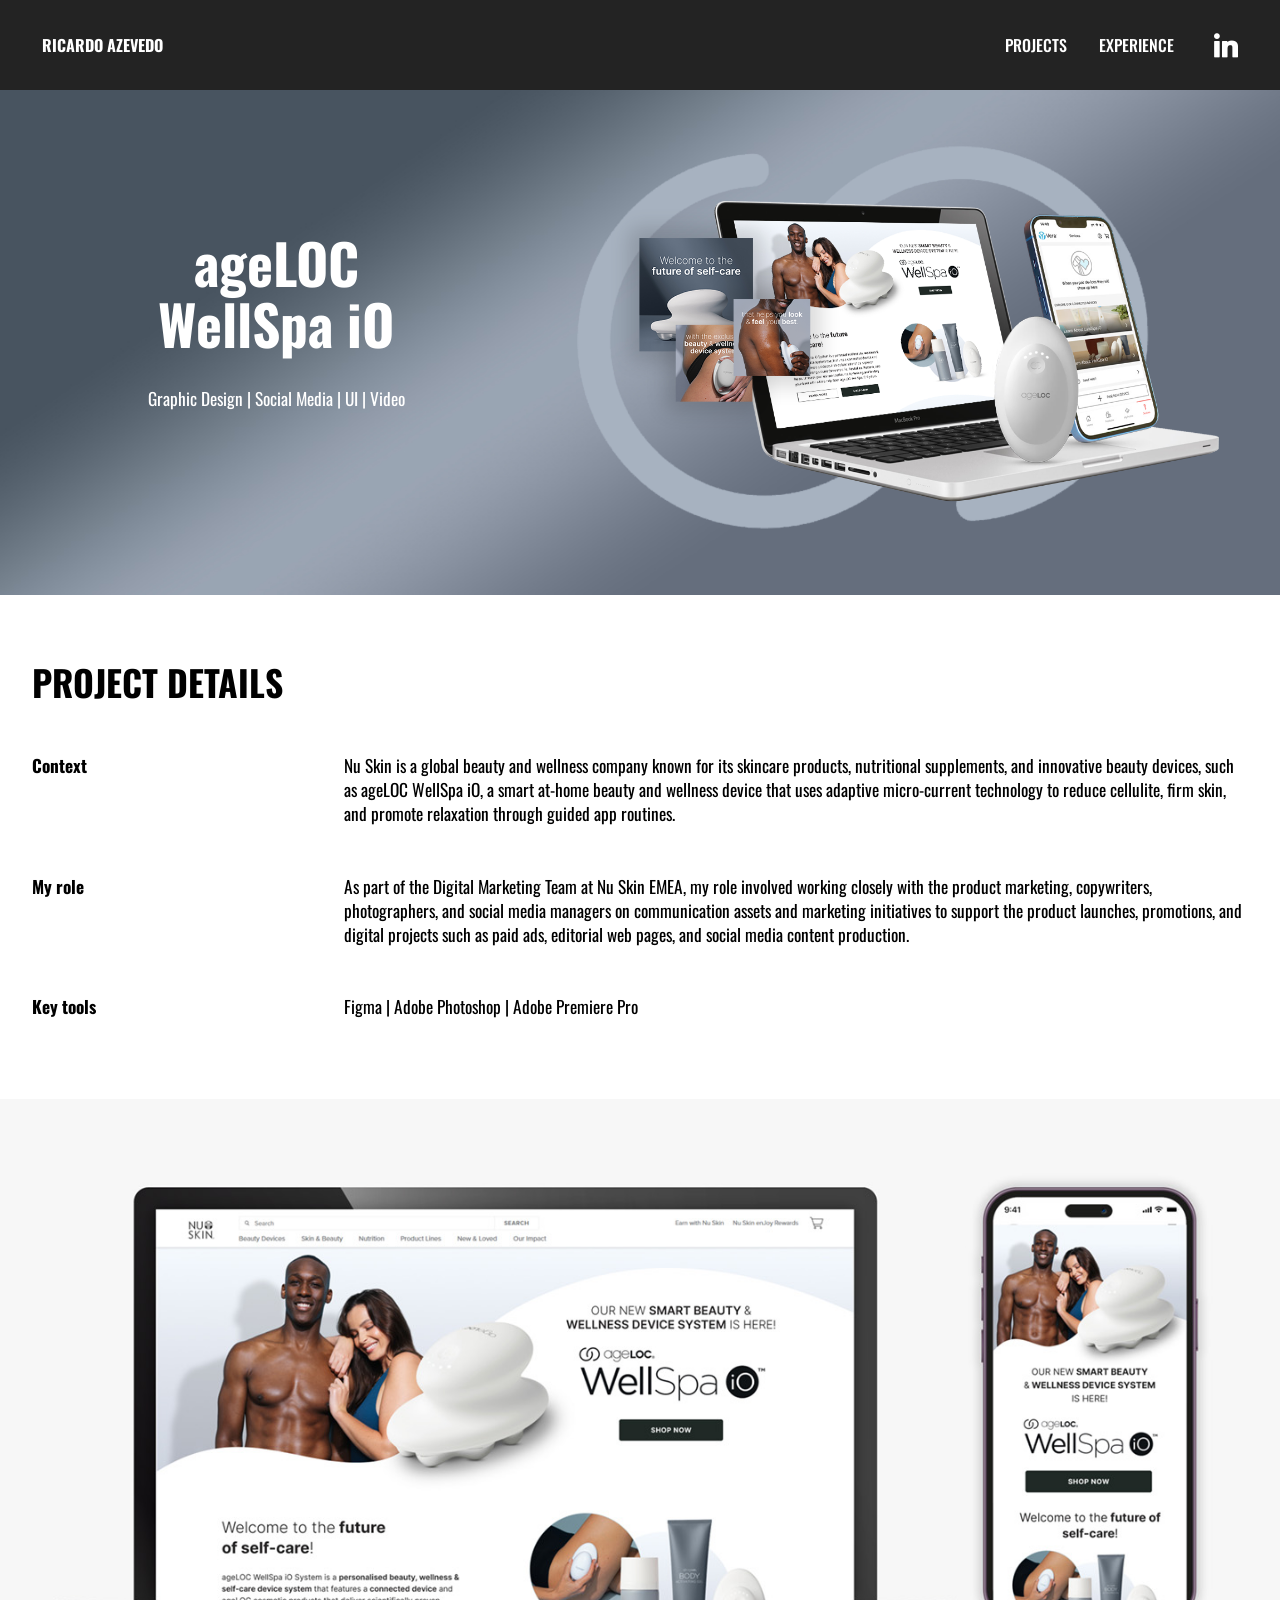
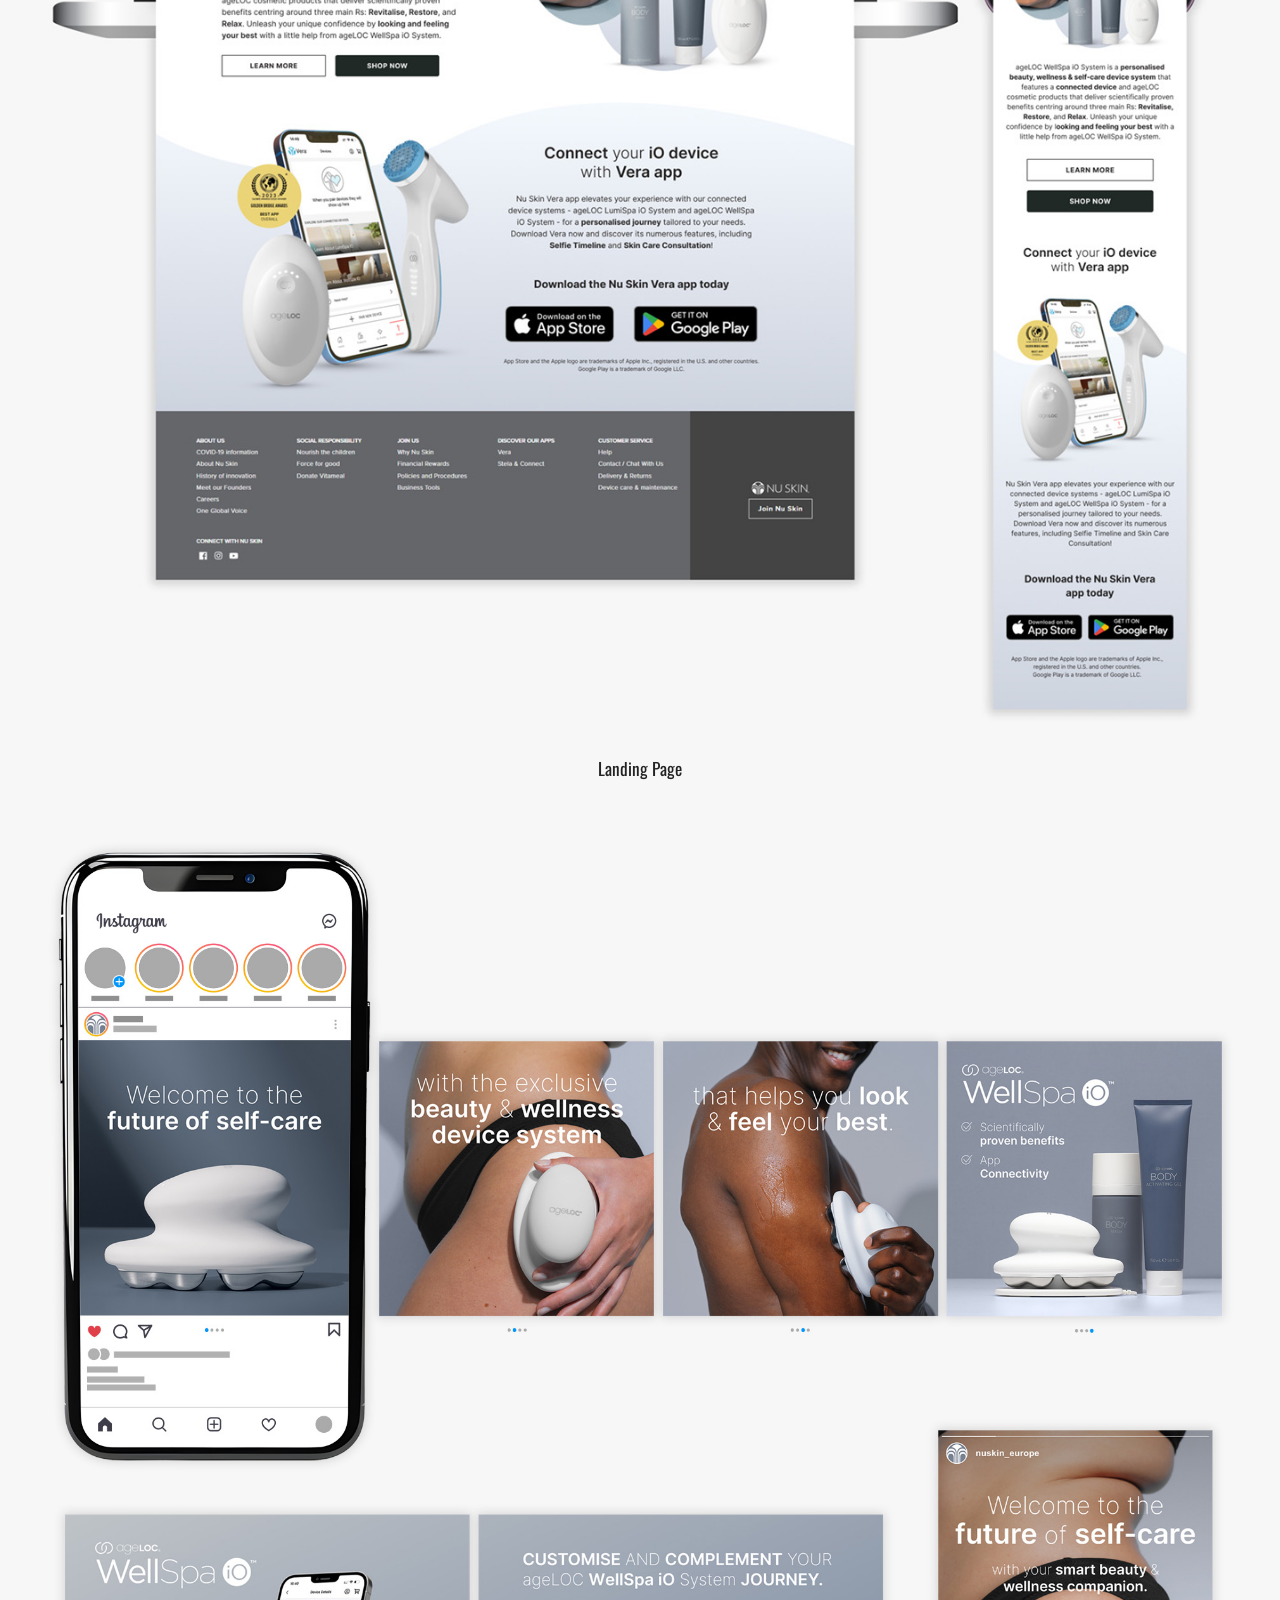
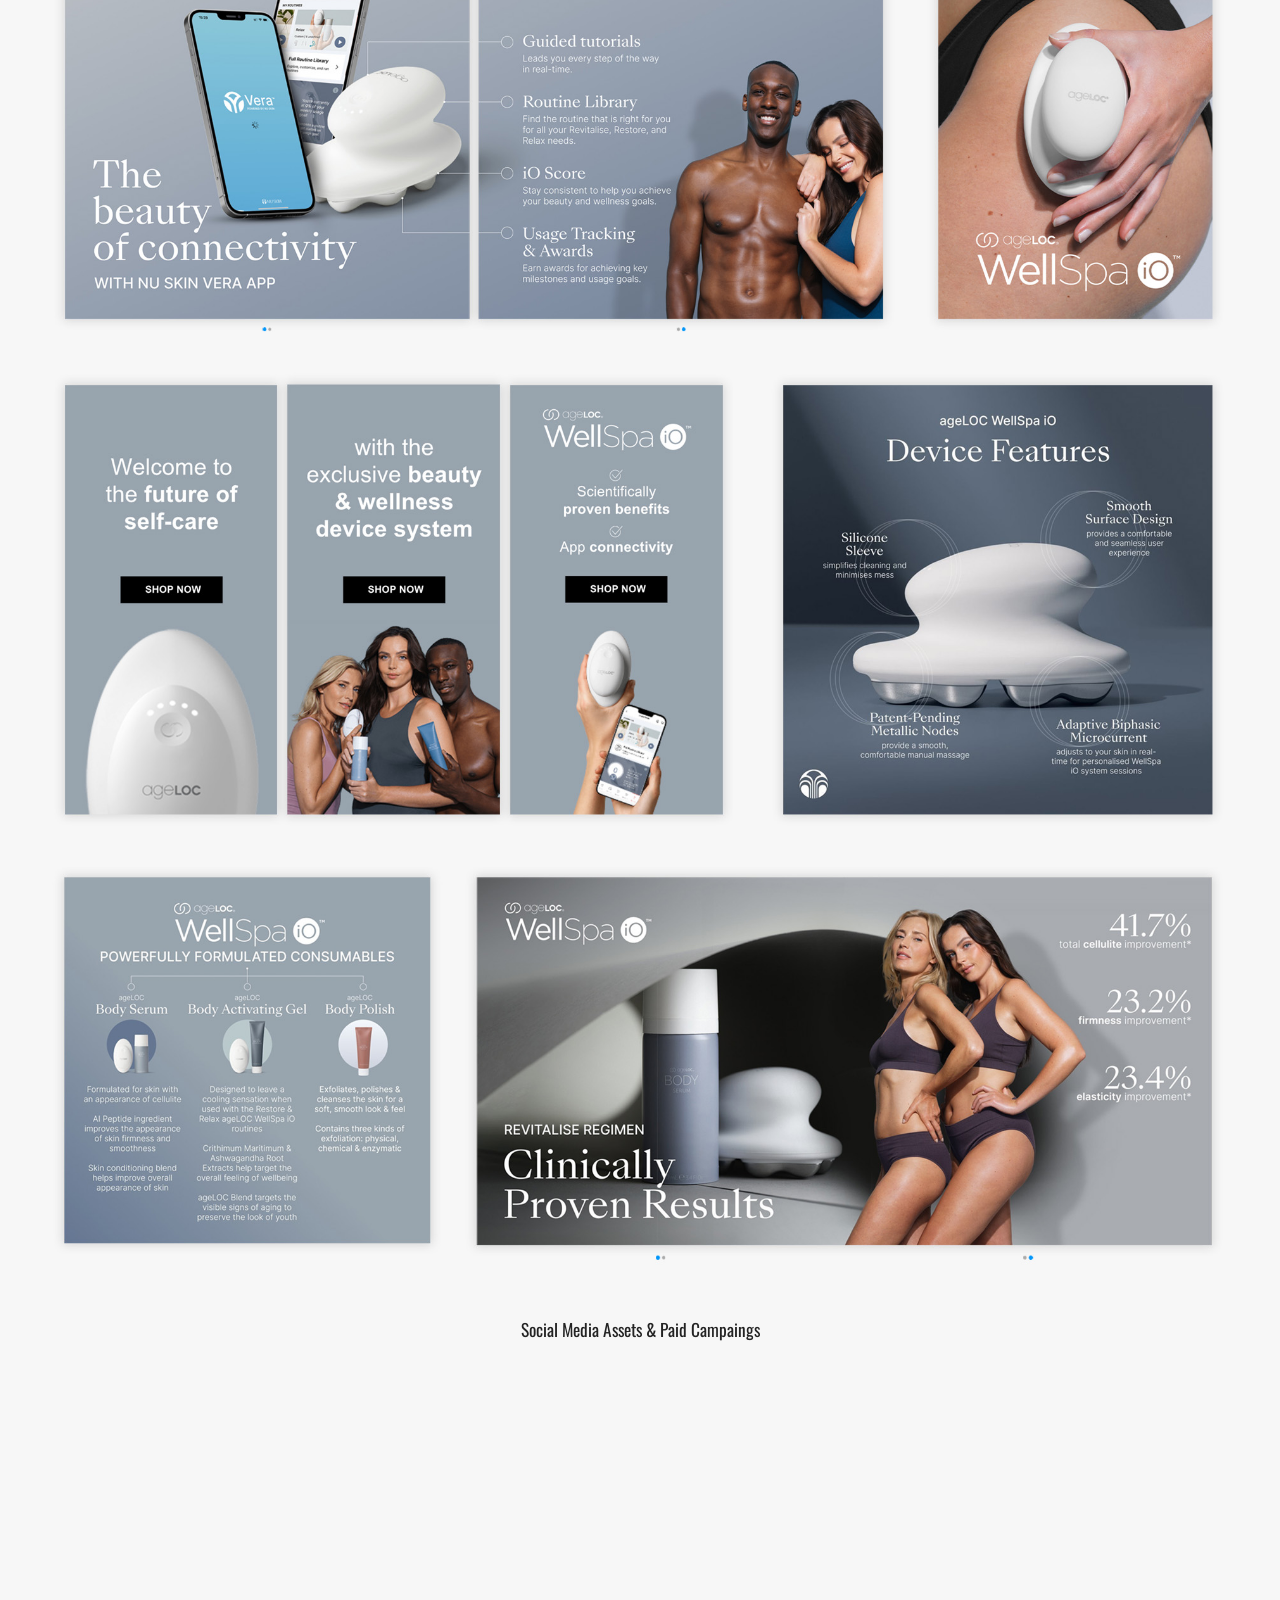
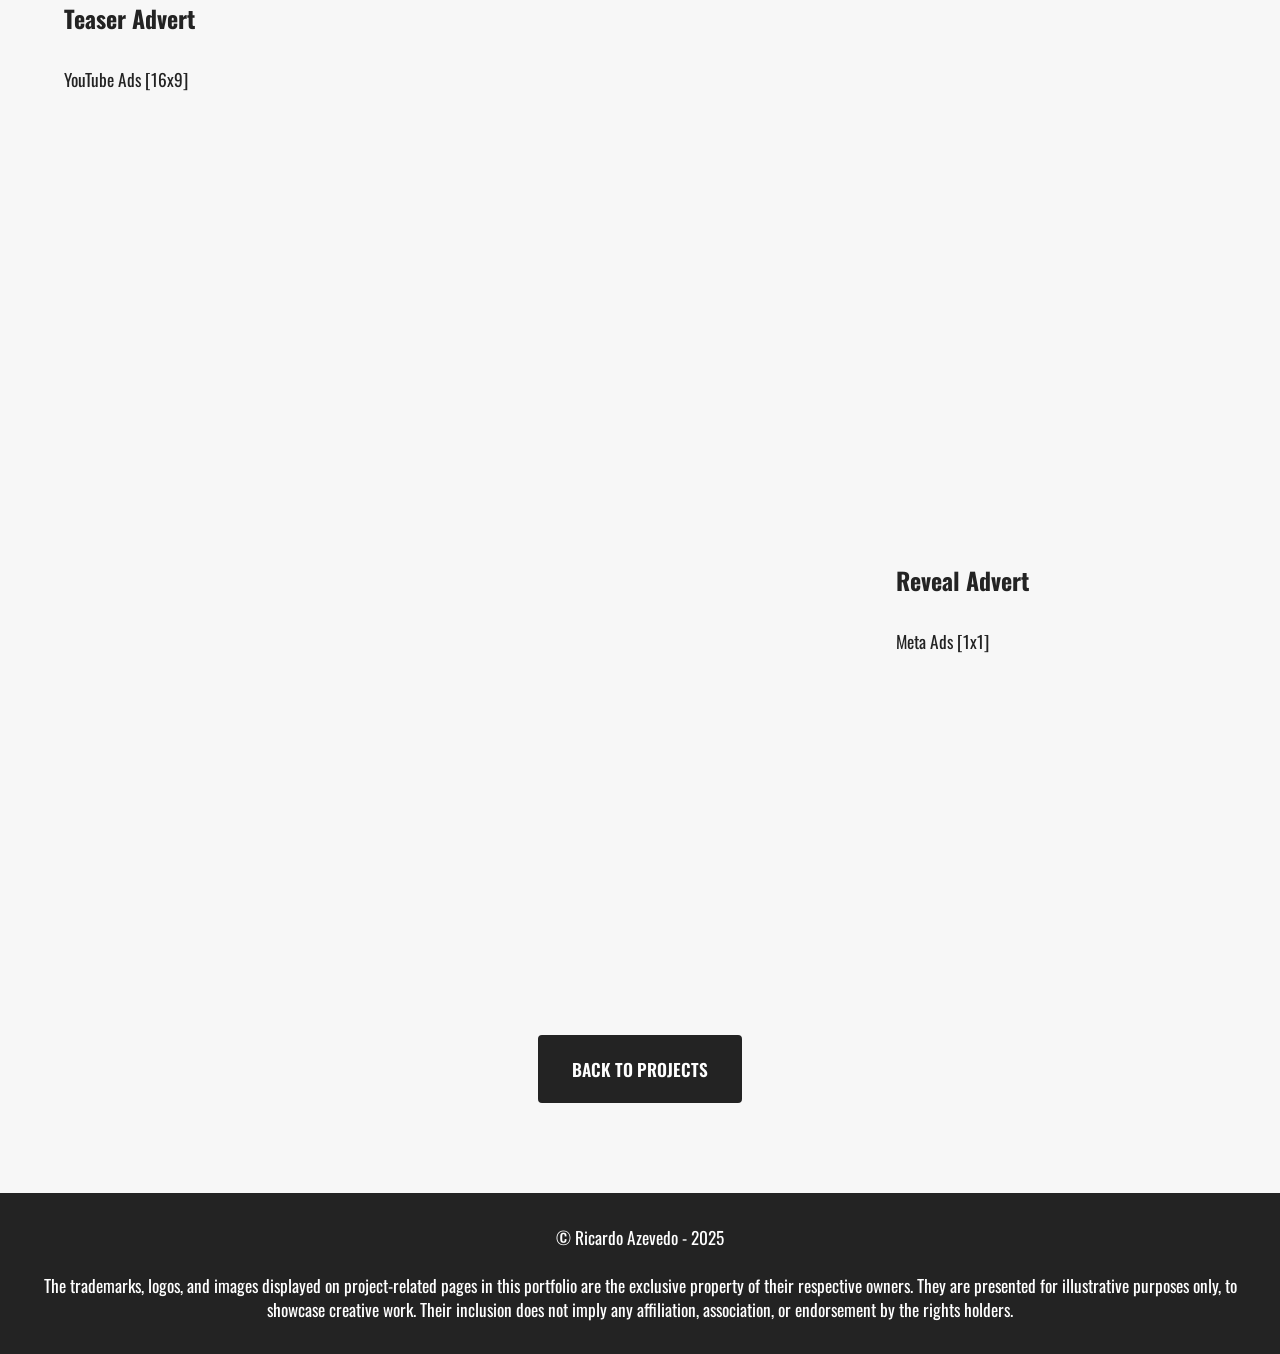
<file: wellspa.html>
<!DOCTYPE html>
<html  >
<head>
  <!-- Site made with Mobirise Website Builder v6.0.5, https://mobirise.com -->
  <meta charset="UTF-8">
  <meta http-equiv="X-UA-Compatible" content="IE=edge">
  <meta name="generator" content="Mobirise v6.0.5, mobirise.com">
  <meta name="viewport" content="width=device-width, initial-scale=1, minimum-scale=1">
  <link rel="shortcut icon" href="assets/images/favicon-1.png" type="image/x-icon">
  <meta name="description" content="">
  
  
  <title>WellSpa</title>
  <link rel="stylesheet" href="assets/web/assets/mobirise-icons2/mobirise2.css">
  <link rel="stylesheet" href="assets/bootstrap/css/bootstrap.min.css">
  <link rel="stylesheet" href="assets/bootstrap/css/bootstrap-grid.min.css">
  <link rel="stylesheet" href="assets/bootstrap/css/bootstrap-reboot.min.css">
  <link rel="stylesheet" href="assets/dropdown/css/style.css">
  <link rel="stylesheet" href="assets/socicon/css/styles.css">
  <link rel="stylesheet" href="assets/theme/css/style.css">
  <link rel="stylesheet" href="assets/gallery/style.css">
  <link rel="preload" href="https://fonts.googleapis.com/css?family=Oswald:200,300,400,500,600,700&display=swap" as="style" onload="this.onload=null;this.rel='stylesheet'">
  <noscript><link rel="stylesheet" href="https://fonts.googleapis.com/css?family=Oswald:200,300,400,500,600,700&display=swap"></noscript>
  <link rel="preload" as="style" href="assets/mobirise/css/mbr-additional.css?v=fbbD3l"><link rel="stylesheet" href="assets/mobirise/css/mbr-additional.css?v=fbbD3l" type="text/css">

  
  
  
</head>
<body>
  
  <section data-bs-version="5.1" class="menu menu6 cid-uO6YqCtdDY" once="menu" id="menu06-40">
	

	<nav class="navbar navbar-dropdown opacityScrollOff navbar-fixed-top navbar-expand-lg">
		<div class="container">
			<div class="navbar-brand">
				
				<span class="navbar-caption-wrap"><a class="navbar-caption text-primary display-4" href="index.html">RICARDO AZEVEDO</a></span>
			</div>
			<button class="navbar-toggler" type="button" data-toggle="collapse" data-bs-toggle="collapse" data-target="#navbarSupportedContent" data-bs-target="#navbarSupportedContent" aria-controls="navbarNavAltMarkup" aria-expanded="false" aria-label="Toggle navigation">
				<div class="hamburger">
					<span></span>
					<span></span>
					<span></span>
					<span></span>
				</div>
			</button>
			<div class="collapse navbar-collapse opacityScrollOff" id="navbarSupportedContent">
				<ul class="navbar-nav nav-dropdown nav-right" data-app-modern-menu="true"><li class="nav-item">
						<a class="nav-link link text-primary display-4" href="index.html#news08-e">PROJECTS</a>
					</li>
					
					<li class="nav-item">
						<a class="nav-link link text-primary display-4" href="index.html#timeline04-3p">EXPERIENCE</a>
					</li></ul>
				<div class="icons-menu">
					<a class="iconfont-wrapper" href="https://www.linkedin.com/in/azevedot2/" target="_blank">
						<span class="p-2 mbr-iconfont socicon-linkedin socicon" style=""></span>
					</a>
					
					
					
				</div>
				
			</div>
		</div>
	</nav>
</section>

<section data-bs-version="5.1" class="start article2 cid-uN5VtXiwmk" id="article02-3b">
	

	
	

	<div class="container">
		<div class="row justify-content-center">
			<div class="col-12 col-md-12 col-lg-7 image-wrapper">
				<img class="w-100" src="assets/images/nuskin-header-1.webp" alt="">
			</div>
			<div class="col-12 col-md-12 col-lg">
				<div class="text-wrapper align-left">
					<h1 class="mbr-section-title mbr-fonts-style mb-4 display-1"><strong>ageLOC <br>WellSpa iO</strong></h1>
					<p class="mbr-text align-left mbr-fonts-style mb-4 display-7">Graphic Design | Social Media | UI | Video</p>
					
				</div>
			</div>
		</div>
	</div>
</section>

<section data-bs-version="5.1" class="list03 cid-uN5VtXrsAl" id="list03-3c">
  
  <div class="container">
    <div class="row justify-content-center">
      <div class="col-12 mb-5 content-head">
        <h3 class="mbr-section-title mbr-fonts-style align-center mb-0 display-2">
          <strong>PROJECT DETAILS</strong></h3>
        
      </div>
    </div>

    <div class="row justify-content-left item features-without-image mt-0 mb-5 active">
      <div class="col-12 col-md-12 col-lg-3">
        <h5 class="mbr-card-title mbr-fonts-style mt-0 mb-3 display-7"><strong>Context</strong></h5>
      </div>
      <div class="col-md-12 col-lg-9 item-wrapper">
        <p class="mbr-text mbr-fonts-style mt-0 mb-0 display-7">Nu Skin is a global beauty and wellness company known for its skincare products, nutritional supplements, and innovative beauty devices, such as ageLOC WellSpa iO, a smart at-home beauty and wellness device that uses adaptive micro-current technology to reduce cellulite, firm skin, and promote relaxation through guided app routines.<br></p>
      </div>
    </div>
    <div class="row justify-content-left item features-without-image mt-0 mb-5">
      <div class="col-12 col-md-12 col-lg-3">
        <h5 class="mbr-card-title mbr-fonts-style mt-0 mb-3 display-7">
          <strong>My role</strong></h5>
      </div>
      <div class="col-md-12 col-lg-9 item-wrapper">
        <p class="mbr-text mbr-fonts-style mt-0 mb-0 display-7">As part of the Digital Marketing Team at Nu Skin EMEA, my role involved working closely with the product marketing, copywriters, photographers, and social media managers on communication assets and marketing initiatives to support the product launches, promotions, and digital projects such as paid ads, editorial web pages, and social media content production.<br></p>
      </div>
    </div><div class="row justify-content-left item features-without-image mt-0 mb-5">
      <div class="col-12 col-md-12 col-lg-3">
        <h5 class="mbr-card-title mbr-fonts-style mt-0 mb-3 display-7">
          <strong>Key tools</strong></h5>
      </div>
      <div class="col-md-12 col-lg-9 item-wrapper">
        <p class="mbr-text mbr-fonts-style mt-0 mb-0 display-7">Figma | Adobe Photoshop | Adobe Premiere Pro<br></p>
      </div>
    </div>
    

  </div>
</section>

<section data-bs-version="5.1" class="gallery1 mbr-gallery cid-uNrJxWO2GS" id="gallery02-3l">   
    
    

    <div class="container">
        <div class="row justify-content-center">
            <div class="col-12 content-head">
                
            </div>
        </div>
        <div class="row mbr-gallery mbr-masonry" data-masonry="{&quot;percentPosition&quot;: true }">
            
            <div class="col-12 col-md-6 col-lg-12 item gallery-image active">
                <div class="item-wrapper" data-toggle="modal" data-bs-toggle="modal" data-target="#uOjxTV8q2X-modal" data-bs-target="#uOjxTV8q2X-modal">
                    <img class="w-100" src="assets/images/wellspa-web-mockups.webp" alt="" data-slide-to="0" data-bs-slide-to="0" data-target="#lb-uOjxTV8q2X" data-bs-target="#lb-uOjxTV8q2X">
                    <div class="icon-wrapper">
                        <span class="mobi-mbri mobi-mbri-search mbr-iconfont mbr-iconfont-btn"></span>
                    </div>
                </div>
                <h6 class="mbr-item-subtitle mbr-fonts-style align-center mb-0 mt-3 display-7">Landing Page</h6>
            </div><div class="col-12 col-md-6 col-lg-12 item gallery-image">
                <div class="item-wrapper" data-toggle="modal" data-bs-toggle="modal" data-target="#uOjxTV8q2X-modal" data-bs-target="#uOjxTV8q2X-modal">
                    <img class="w-100" src="assets/images/wellspa-social-media-devices-1.webp" alt="" data-slide-to="1" data-bs-slide-to="1" data-target="#lb-uOjxTV8q2X" data-bs-target="#lb-uOjxTV8q2X">
                    <div class="icon-wrapper">
                        <span class="mobi-mbri mobi-mbri-search mbr-iconfont mbr-iconfont-btn"></span>
                    </div>
                </div>
                <h6 class="mbr-item-subtitle mbr-fonts-style align-center mb-0 mt-3 display-7">Social Media Assets &amp; Paid Campaings</h6>
            </div>
            
            
            
            
            
        </div>

        <div class="modal mbr-slider" tabindex="-1" role="dialog" aria-hidden="true" id="uOjxTV8q2X-modal">
            <div class="modal-dialog" role="document">
                <div class="modal-content">
                    <div class="modal-body">
                        <div class="carousel slide carousel-fade" id="lb-uOjxTV8q2X" data-interval="5000" data-bs-interval="5000">
                            <div class="carousel-inner">
                                
                                <div class="carousel-item active">
                                    <img class="d-block w-100" src="assets/images/wellspa-web-mockups.webp" alt="Mobirise Website Builder">
                                </div><div class="carousel-item">
                                    <img class="d-block w-100" src="assets/images/wellspa-social-media-devices-1.webp" alt="Mobirise Website Builder">
                                </div>
                                
                                
                                
                                
                                
                            </div>
                            <ol class="carousel-indicators">
                                <li data-slide-to="0" data-bs-slide-to="0" class="active" data-target="#lb-uOjxTV8q2X" data-bs-target="#lb-uOjxTV8q2X"></li><li data-slide-to="1" data-bs-slide-to="1" class="" data-target="#lb-uOjxTV8q2X" data-bs-target="#lb-uOjxTV8q2X"></li>
                                
                                
                                
                                
                                
                                
                            </ol>
                            <a role="button" href="" class="close" data-dismiss="modal" data-bs-dismiss="modal" aria-label="Close">
                            </a>
                            <a class="carousel-control-prev carousel-control" role="button" data-slide="prev" data-bs-slide="prev" href="#lb-uOjxTV8q2X">
                                <span class="mobi-mbri mobi-mbri-arrow-prev" aria-hidden="true"></span>
                                <span class="sr-only visually-hidden">Previous</span>
                            </a>
                            <a class="carousel-control-next carousel-control" role="button" data-slide="next" data-bs-slide="next" href="#lb-uOjxTV8q2X">
                                <span class="mobi-mbri mobi-mbri-arrow-next" aria-hidden="true"></span>
                                <span class="sr-only visually-hidden">Next</span>
                            </a>
                        </div>
                    </div>
                </div>
            </div>
        </div>
    </div>
</section>

<section data-bs-version="5.1" class="video05 cid-uNCYjnpfWG" id="video05-3n">
    

    
    

    <div class="container">
        <div class="row justify-content-center">
          <div class="col-12">
            <div class="title-wrapper mb-5">
                
            </div>
          </div>
            <div class="col-12 col-md">
                <div class="text-wrapper">
                    <h2 class="mb-4 mbr-fonts-style mbr-section-title display-5"><strong>Teaser Advert</strong></h2>
                    <p class="mbr-text mb-4 mbr-fonts-style display-7">YouTube Ads [16x9]</p>
                    
                </div>
            </div>
            <div class="col-12 col-md-8 video-block">
                <div class="mbr-figure"><iframe class="mbr-embedded-video" src="https://www.youtube.com/embed/fhnCeqBf9Ug?rel=0&amp;amp;mute=1&amp;showinfo=0&amp;autoplay=1&amp;loop=1&amp;playlist=fhnCeqBf9Ug" width="1280" height="720" frameborder="0" allowfullscreen></iframe></div>
                
            </div>
        </div>
    </div>
</section>

<section data-bs-version="5.1" class="video05 cid-uNCYkQmilJ" id="video05-3o">
    

    
    

    <div class="container">
        <div class="row justify-content-center">
          <div class="col-12">
            <div class="title-wrapper mb-5">
                
            </div>
          </div>
            <div class="col-12 col-md">
                <div class="text-wrapper">
                    <h2 class="mb-4 mbr-fonts-style mbr-section-title display-5"><strong>Reveal Advert</strong></h2>
                    <p class="mbr-text mb-4 mbr-fonts-style display-7">
                        Meta Ads [1x1]</p>
                    
                </div>
            </div>
            <div class="col-12 col-md-8 video-block">
                <div class="mbr-figure"><iframe class="mbr-embedded-video" src="https://youtube.com/embed/PC7c_sFx1YQ?loop=1&amp;autoplay=1" width="1280" height="720" frameborder="0" allowfullscreen></iframe></div>
                
            </div>
        </div>
    </div>
</section>

<section data-bs-version="5.1" class="header19 cid-uN5VtYdxKX" id="header19-3f">
  

  
  
  <div class="container">
    <div class="row">
      <div class="content-wrap col-12 col-md-8">
        
        
        <div class="mbr-section-btn"><a class="btn btn-black display-7" href="index.html#news08-e">BACK TO PROJECTS </a></div>
        
      </div>
    </div>
  </div>
</section>

<section data-bs-version="5.1" class="footer4 cid-uN5VtYlbB7" once="footers" id="footer04-3g">

    

    

    <div class="container">
        <div class="media-container-row align-center mbr-white">
            <div class="col-12">
                <p class="mbr-text mb-0 mbr-fonts-style display-7">
                    ©&nbsp;Ricardo Azevedo - 2025<br><br>The trademarks, logos, and images displayed on project-related pages in this portfolio are the exclusive property of their respective owners. They are presented for illustrative purposes only, to showcase creative work. Their inclusion does not imply any affiliation, association, or endorsement by the rights holders.<br></p>
            </div>
        </div>
    </div>
</section><section class="display-7" style="padding: 0;align-items: center;justify-content: center;flex-wrap: wrap;    align-content: center;display: none;position: relative;height: 4rem;"><a href="https://mobiri.se/1079475" style="flex: 1 1;height: 4rem;position: absolute;width: 100%;z-index: 1;"><img alt="" style="height: 4rem;" src="[data-uri]"></a><p style="margin: 0;text-align: center;" class="display-7">&#8204;</p><a style="z-index:1" href="https://mobirise.com/offline-website-builder.html">Offline Website Creator</a></section><script src="assets/bootstrap/js/bootstrap.bundle.min.js"></script>  <script src="assets/smoothscroll/smooth-scroll.js"></script>  <script src="assets/ytplayer/index.js"></script>  <script src="assets/dropdown/js/navbar-dropdown.js"></script>  <script src="assets/masonry/masonry.pkgd.min.js"></script>  <script src="assets/imagesloaded/imagesloaded.pkgd.min.js"></script>  <script src="assets/theme/js/script.js"></script>  <script src="assets/gallery/player.min.js"></script>  <script src="assets/gallery/script.js"></script>  
  
  
<div class="lang-links" style="display: none;">
                        <div class="language-wrapper">
                        <a href="./pt/index.html" class="language">pt</a>
                        </div>
                    </div>
</html>
</file>
<file: assets/web/assets/mobirise-icons2/mobirise2.css>
@font-face {
  font-family: 'Moririse2';
  font-display: swap;
  src:  url('mobirise2.eot?f2bix4');
  src:  url('mobirise2.eot?f2bix4#iefix') format('embedded-opentype'),
    url('mobirise2.ttf?f2bix4') format('truetype'),
    url('mobirise2.woff?f2bix4') format('woff'),
    url('mobirise2.svg?f2bix4#mobirise2') format('svg');
  font-weight: normal;
  font-style: normal;
}

[class^="mobi-"], [class*=" mobi-"] {
  /* use !important to prevent issues with browser extensions that change fonts */
  font-family: 'Moririse2' !important;
  speak: none;
  font-style: normal;
  font-weight: normal;
  font-variant: normal;
  text-transform: none;
  line-height: 1;

  /* Better Font Rendering =========== */
  -webkit-font-smoothing: antialiased;
  -moz-osx-font-smoothing: grayscale;
}

.mobi-mbri-add-submenu:before {
  content: "\e900";
}
.mobi-mbri-alert:before {
  content: "\e901";
}
.mobi-mbri-align-center:before {
  content: "\e902";
}
.mobi-mbri-align-justify:before {
  content: "\e903";
}
.mobi-mbri-align-left:before {
  content: "\e904";
}
.mobi-mbri-align-right:before {
  content: "\e905";
}
.mobi-mbri-android:before {
  content: "\e906";
}
.mobi-mbri-apple:before {
  content: "\e907";
}
.mobi-mbri-arrow-down:before {
  content: "\e908";
}
.mobi-mbri-arrow-next:before {
  content: "\e909";
}
.mobi-mbri-arrow-prev:before {
  content: "\e90a";
}
.mobi-mbri-arrow-up:before {
  content: "\e90b";
}
.mobi-mbri-bold:before {
  content: "\e90c";
}
.mobi-mbri-bookmark:before {
  content: "\e90d";
}
.mobi-mbri-bootstrap:before {
  content: "\e90e";
}
.mobi-mbri-briefcase:before {
  content: "\e90f";
}
.mobi-mbri-browse:before {
  content: "\e910";
}
.mobi-mbri-bulleted-list:before {
  content: "\e911";
}
.mobi-mbri-calendar:before {
  content: "\e912";
}
.mobi-mbri-camera:before {
  content: "\e913";
}
.mobi-mbri-cart-add:before {
  content: "\e914";
}
.mobi-mbri-cart-full:before {
  content: "\e915";
}
.mobi-mbri-cash:before {
  content: "\e916";
}
.mobi-mbri-change-style:before {
  content: "\e917";
}
.mobi-mbri-chat:before {
  content: "\e918";
}
.mobi-mbri-clock:before {
  content: "\e919";
}
.mobi-mbri-close:before {
  content: "\e91a";
}
.mobi-mbri-cloud:before {
  content: "\e91b";
}
.mobi-mbri-code:before {
  content: "\e91c";
}
.mobi-mbri-contact-form:before {
  content: "\e91d";
}
.mobi-mbri-credit-card:before {
  content: "\e91e";
}
.mobi-mbri-cursor-click:before {
  content: "\e91f";
}
.mobi-mbri-cust-feedback:before {
  content: "\e920";
}
.mobi-mbri-database:before {
  content: "\e921";
}
.mobi-mbri-delivery:before {
  content: "\e922";
}
.mobi-mbri-desktop:before {
  content: "\e923";
}
.mobi-mbri-devices:before {
  content: "\e924";
}
.mobi-mbri-down:before {
  content: "\e925";
}
.mobi-mbri-download-2:before {
  content: "\e926";
}
.mobi-mbri-download:before {
  content: "\e927";
}
.mobi-mbri-drag-n-drop-2:before {
  content: "\e928";
}
.mobi-mbri-drag-n-drop:before {
  content: "\e929";
}
.mobi-mbri-edit-2:before {
  content: "\e92a";
}
.mobi-mbri-edit:before {
  content: "\e92b";
}
.mobi-mbri-error:before {
  content: "\e92c";
}
.mobi-mbri-extension:before {
  content: "\e92d";
}
.mobi-mbri-features:before {
  content: "\e92e";
}
.mobi-mbri-file:before {
  content: "\e92f";
}
.mobi-mbri-flag:before {
  content: "\e930";
}
.mobi-mbri-folder:before {
  content: "\e931";
}
.mobi-mbri-gift:before {
  content: "\e932";
}
.mobi-mbri-github:before {
  content: "\e933";
}
.mobi-mbri-globe-2:before {
  content: "\e934";
}
.mobi-mbri-globe:before {
  content: "\e935";
}
.mobi-mbri-growing-chart:before {
  content: "\e936";
}
.mobi-mbri-hearth:before {
  content: "\e937";
}
.mobi-mbri-help:before {
  content: "\e938";
}
.mobi-mbri-home:before {
  content: "\e939";
}
.mobi-mbri-hot-cup:before {
  content: "\e93a";
}
.mobi-mbri-idea:before {
  content: "\e93b";
}
.mobi-mbri-image-gallery:before {
  content: "\e93c";
}
.mobi-mbri-image-slider:before {
  content: "\e93d";
}
.mobi-mbri-info:before {
  content: "\e93e";
}
.mobi-mbri-italic:before {
  content: "\e93f";
}
.mobi-mbri-key:before {
  content: "\e940";
}
.mobi-mbri-laptop:before {
  content: "\e941";
}
.mobi-mbri-layers:before {
  content: "\e942";
}
.mobi-mbri-left-right:before {
  content: "\e943";
}
.mobi-mbri-left:before {
  content: "\e944";
}
.mobi-mbri-letter:before {
  content: "\e945";
}
.mobi-mbri-like:before {
  content: "\e946";
}
.mobi-mbri-link:before {
  content: "\e947";
}
.mobi-mbri-lock:before {
  content: "\e948";
}
.mobi-mbri-login:before {
  content: "\e949";
}
.mobi-mbri-logout:before {
  content: "\e94a";
}
.mobi-mbri-magic-stick:before {
  content: "\e94b";
}
.mobi-mbri-map-pin:before {
  content: "\e94c";
}
.mobi-mbri-menu:before {
  content: "\e94d";
}
.mobi-mbri-mobile-2:before {
  content: "\e94e";
}
.mobi-mbri-mobile-horizontal:before {
  content: "\e94f";
}
.mobi-mbri-mobile:before {
  content: "\e950";
}
.mobi-mbri-mobirise:before {
  content: "\e951";
}
.mobi-mbri-more-horizontal:before {
  content: "\e952";
}
.mobi-mbri-more-vertical:before {
  content: "\e953";
}
.mobi-mbri-music:before {
  content: "\e954";
}
.mobi-mbri-new-file:before {
  content: "\e955";
}
.mobi-mbri-numbered-list:before {
  content: "\e956";
}
.mobi-mbri-opened-folder:before {
  content: "\e957";
}
.mobi-mbri-pages:before {
  content: "\e958";
}
.mobi-mbri-paper-plane:before {
  content: "\e959";
}
.mobi-mbri-paperclip:before {
  content: "\e95a";
}
.mobi-mbri-phone:before {
  content: "\e95b";
}
.mobi-mbri-photo:before {
  content: "\e95c";
}
.mobi-mbri-photos:before {
  content: "\e95d";
}
.mobi-mbri-pin:before {
  content: "\e95e";
}
.mobi-mbri-play:before {
  content: "\e95f";
}
.mobi-mbri-plus:before {
  content: "\e960";
}
.mobi-mbri-preview:before {
  content: "\e961";
}
.mobi-mbri-print:before {
  content: "\e962";
}
.mobi-mbri-protect:before {
  content: "\e963";
}
.mobi-mbri-question:before {
  content: "\e964";
}
.mobi-mbri-quote-left:before {
  content: "\e965";
}
.mobi-mbri-quote-right:before {
  content: "\e966";
}
.mobi-mbri-redo:before {
  content: "\e967";
}
.mobi-mbri-refresh:before {
  content: "\e968";
}
.mobi-mbri-responsive-2:before {
  content: "\e969";
}
.mobi-mbri-responsive:before {
  content: "\e96a";
}
.mobi-mbri-right:before {
  content: "\e96b";
}
.mobi-mbri-rocket:before {
  content: "\e96c";
}
.mobi-mbri-sad-face:before {
  content: "\e96d";
}
.mobi-mbri-sale:before {
  content: "\e96e";
}
.mobi-mbri-save:before {
  content: "\e96f";
}
.mobi-mbri-search:before {
  content: "\e970";
}
.mobi-mbri-setting-2:before {
  content: "\e971";
}
.mobi-mbri-setting-3:before {
  content: "\e972";
}
.mobi-mbri-setting:before {
  content: "\e973";
}
.mobi-mbri-share:before {
  content: "\e974";
}
.mobi-mbri-shopping-bag:before {
  content: "\e975";
}
.mobi-mbri-shopping-basket:before {
  content: "\e976";
}
.mobi-mbri-shopping-cart:before {
  content: "\e977";
}
.mobi-mbri-sites:before {
  content: "\e978";
}
.mobi-mbri-smile-face:before {
  content: "\e979";
}
.mobi-mbri-speed:before {
  content: "\e97a";
}
.mobi-mbri-star:before {
  content: "\e97b";
}
.mobi-mbri-success:before {
  content: "\e97c";
}
.mobi-mbri-sun:before {
  content: "\e97d";
}
.mobi-mbri-sun2:before {
  content: "\e97e";
}
.mobi-mbri-tablet-vertical:before {
  content: "\e97f";
}
.mobi-mbri-tablet:before {
  content: "\e980";
}
.mobi-mbri-target:before {
  content: "\e981";
}
.mobi-mbri-timer:before {
  content: "\e982";
}
.mobi-mbri-to-ftp:before {
  content: "\e983";
}
.mobi-mbri-to-local-drive:before {
  content: "\e984";
}
.mobi-mbri-touch-swipe:before {
  content: "\e985";
}
.mobi-mbri-touch:before {
  content: "\e986";
}
.mobi-mbri-trash:before {
  content: "\e987";
}
.mobi-mbri-underline:before {
  content: "\e988";
}
.mobi-mbri-undo:before {
  content: "\e989";
}
.mobi-mbri-unlink:before {
  content: "\e98a";
}
.mobi-mbri-unlock:before {
  content: "\e98b";
}
.mobi-mbri-up-down:before {
  content: "\e98c";
}
.mobi-mbri-up:before {
  content: "\e98d";
}
.mobi-mbri-update:before {
  content: "\e98e";
}
.mobi-mbri-upload-2:before {
  content: "\e98f";
}
.mobi-mbri-upload:before {
  content: "\e990";
}
.mobi-mbri-user-2:before {
  content: "\e991";
}
.mobi-mbri-user:before {
  content: "\e992";
}
.mobi-mbri-users:before {
  content: "\e993";
}
.mobi-mbri-video-play:before {
  content: "\e994";
}
.mobi-mbri-video:before {
  content: "\e995";
}
.mobi-mbri-watch:before {
  content: "\e996";
}
.mobi-mbri-website-theme-2:before {
  content: "\e997";
}
.mobi-mbri-website-theme:before {
  content: "\e998";
}
.mobi-mbri-wifi:before {
  content: "\e999";
}
.mobi-mbri-windows:before {
  content: "\e99a";
}
.mobi-mbri-zoom-in:before {
  content: "\e99b";
}
.mobi-mbri-zoom-out:before {
  content: "\e99c";
}
</file>
<file: assets/dropdown/css/style.css>
.navbar-dropdown {
  left: 0;
  padding: 0;
  position: absolute;
  right: 0;
  top: 0;
  transition: all 0.45s ease;
  z-index: 1030;
  background: #282828; }
  .navbar-dropdown .navbar-logo {
    margin-right: 0.8rem;
    transition: margin 0.3s ease-in-out;
    vertical-align: middle; }
    .navbar-dropdown .navbar-logo img {
      height: 3.125rem;
      transition: all 0.3s ease-in-out; }
    .navbar-dropdown .navbar-logo.mbr-iconfont {
      font-size: 3.125rem;
      line-height: 3.125rem; }
  .navbar-dropdown .navbar-caption {
    font-weight: 700;
    white-space: normal;
    vertical-align: -4px;
    line-height: 3.125rem !important; }
    .navbar-dropdown .navbar-caption, .navbar-dropdown .navbar-caption:hover {
      color: inherit;
      text-decoration: none; }
  .navbar-dropdown .mbr-iconfont + .navbar-caption {
    vertical-align: -1px; }
  .navbar-dropdown.navbar-fixed-top {
    position: fixed; }
  .navbar-dropdown .navbar-brand span {
    vertical-align: -4px; }
  .navbar-dropdown.bg-color.transparent {
    background: none; }
  .navbar-dropdown.navbar-short .navbar-brand {
    padding: 0.625rem 0; }
    .navbar-dropdown.navbar-short .navbar-brand span {
      vertical-align: -1px; }
  .navbar-dropdown.navbar-short .navbar-caption {
    line-height: 2.375rem !important;
    vertical-align: -2px; }
  .navbar-dropdown.navbar-short .navbar-logo {
    margin-right: 0.5rem; }
    .navbar-dropdown.navbar-short .navbar-logo img {
      height: 2.375rem; }
    .navbar-dropdown.navbar-short .navbar-logo.mbr-iconfont {
      font-size: 2.375rem;
      line-height: 2.375rem; }
  .navbar-dropdown.navbar-short .mbr-table-cell {
    height: 3.625rem; }
  .navbar-dropdown .navbar-close {
    left: 0.6875rem;
    position: fixed;
    top: 0.75rem;
    z-index: 1000; }
  .navbar-dropdown .hamburger-icon {
    content: "";
    display: inline-block;
    vertical-align: middle;
    width: 16px;
    -webkit-box-shadow: 0 -6px 0 1px #282828,0 0 0 1px #282828,0 6px 0 1px #282828;
    -moz-box-shadow: 0 -6px 0 1px #282828,0 0 0 1px #282828,0 6px 0 1px #282828;
    box-shadow: 0 -6px 0 1px #282828,0 0 0 1px #282828,0 6px 0 1px #282828; }

.dropdown-menu .dropdown-toggle[data-toggle="dropdown-submenu"]::after {
  border-bottom: 0.35em solid transparent;
  border-left: 0.35em solid;
  border-right: 0;
  border-top: 0.35em solid transparent;
  margin-left: 0.3rem; }

.dropdown-menu .dropdown-item:focus {
  outline: 0; }

.nav-dropdown {
  font-size: 0.75rem;
  font-weight: 500;
  height: auto !important; }
  .nav-dropdown .nav-btn {
    padding-left: 1rem; }
  .nav-dropdown .link {
    margin: .667em 1.667em;
    font-weight: 500;
    padding: 0;
    transition: color .2s ease-in-out; }
    .nav-dropdown .link.dropdown-toggle {
      margin-right: 2.583em; }
      .nav-dropdown .link.dropdown-toggle::after {
        margin-left: .25rem;
        border-top: 0.35em solid;
        border-right: 0.35em solid transparent;
        border-left: 0.35em solid transparent;
        border-bottom: 0; }
      .nav-dropdown .link.dropdown-toggle[aria-expanded="true"] {
        margin: 0;
        padding: 0.667em 3.263em  0.667em 1.667em; }
  .nav-dropdown .link::after,
  .nav-dropdown .dropdown-item::after {
    color: inherit; }
  .nav-dropdown .btn {
    font-size: 0.75rem;
    font-weight: 700;
    letter-spacing: 0;
    margin-bottom: 0;
    padding-left: 1.25rem;
    padding-right: 1.25rem; }
  .nav-dropdown .dropdown-menu {
    border-radius: 0;
    border: 0;
    left: 0;
    margin: 0;
    padding-bottom: 1.25rem;
    padding-top: 1.25rem;
    position: relative; }
  .nav-dropdown .dropdown-submenu {
    margin-left: 0.125rem;
    top: 0; }
  .nav-dropdown .dropdown-item {
    font-weight: 500;
    line-height: 2;
    padding: 0.3846em 4.615em 0.3846em 1.5385em;
    position: relative;
    transition: color .2s ease-in-out, background-color .2s ease-in-out; }
    .nav-dropdown .dropdown-item::after {
      margin-top: -0.3077em;
      position: absolute;
      right: 1.1538em;
      top: 50%; }
    .nav-dropdown .dropdown-item:focus, .nav-dropdown .dropdown-item:hover {
      background: none; }

@media (max-width: 767px) {
  .nav-dropdown.navbar-toggleable-sm {
    bottom: 0;
    display: none;
    left: 0;
    overflow-x: hidden;
    position: fixed;
    top: 0;
    transform: translateX(-100%);
    -ms-transform: translateX(-100%);
    -webkit-transform: translateX(-100%);
    width: 18.75rem;
    z-index: 999; } }
.nav-dropdown.navbar-toggleable-xl {
  bottom: 0;
  display: none;
  left: 0;
  overflow-x: hidden;
  position: fixed;
  top: 0;
  transform: translateX(-100%);
  -ms-transform: translateX(-100%);
  -webkit-transform: translateX(-100%);
  width: 18.75rem;
  z-index: 999; }

.nav-dropdown-sm {
  display: block !important;
  overflow-x: hidden;
  overflow: auto;
  padding-top: 3.875rem; }
  .nav-dropdown-sm::after {
    content: "";
    display: block;
    height: 3rem;
    width: 100%; }
  .nav-dropdown-sm.collapse.in ~ .navbar-close {
    display: block !important; }
  .nav-dropdown-sm.collapsing, .nav-dropdown-sm.collapse.in {
    transform: translateX(0);
    -ms-transform: translateX(0);
    -webkit-transform: translateX(0);
    transition: all 0.25s ease-out;
    -webkit-transition: all 0.25s ease-out;
    background: #282828; }
  .nav-dropdown-sm.collapsing[aria-expanded="false"] {
    transform: translateX(-100%);
    -ms-transform: translateX(-100%);
    -webkit-transform: translateX(-100%); }
  .nav-dropdown-sm .nav-item {
    display: block;
    margin-left: 0 !important;
    padding-left: 0; }
  .nav-dropdown-sm .link,
  .nav-dropdown-sm .dropdown-item {
    border-top: 1px dotted rgba(255, 255, 255, 0.1);
    font-size: 0.8125rem;
    line-height: 1.6;
    margin: 0 !important;
    padding: 0.875rem 2.4rem 0.875rem 1.5625rem !important;
    position: relative;
    white-space: normal; }
    .nav-dropdown-sm .link:focus, .nav-dropdown-sm .link:hover,
    .nav-dropdown-sm .dropdown-item:focus,
    .nav-dropdown-sm .dropdown-item:hover {
      background: rgba(0, 0, 0, 0.2) !important;
      color: #c0a375; }
  .nav-dropdown-sm .nav-btn {
    position: relative;
    padding: 1.5625rem 1.5625rem 0 1.5625rem; }
    .nav-dropdown-sm .nav-btn::before {
      border-top: 1px dotted rgba(255, 255, 255, 0.1);
      content: "";
      left: 0;
      position: absolute;
      top: 0;
      width: 100%; }
    .nav-dropdown-sm .nav-btn + .nav-btn {
      padding-top: 0.625rem; }
      .nav-dropdown-sm .nav-btn + .nav-btn::before {
        display: none; }
  .nav-dropdown-sm .btn {
    padding: 0.625rem 0; }
  .nav-dropdown-sm .dropdown-toggle[data-toggle="dropdown-submenu"]::after {
    margin-left: .25rem;
    border-top: 0.35em solid;
    border-right: 0.35em solid transparent;
    border-left: 0.35em solid transparent;
    border-bottom: 0; }
  .nav-dropdown-sm .dropdown-toggle[data-toggle="dropdown-submenu"][aria-expanded="true"]::after {
    border-top: 0;
    border-right: 0.35em solid transparent;
    border-left: 0.35em solid transparent;
    border-bottom: 0.35em solid; }
  .nav-dropdown-sm .dropdown-menu {
    margin: 0;
    padding: 0;
    position: relative;
    top: 0;
    left: 0;
    width: 100%;
    border: 0;
    float: none;
    border-radius: 0;
    background: none; }
  .nav-dropdown-sm .dropdown-submenu {
    left: 100%;
    margin-left: 0.125rem;
    margin-top: -1.25rem;
    top: 0; }

.navbar-toggleable-sm .nav-dropdown .dropdown-menu {
  position: absolute; }

.navbar-toggleable-sm .nav-dropdown .dropdown-submenu {
  left: 100%;
  margin-left: 0.125rem;
  margin-top: -1.25rem;
  top: 0; }

.navbar-toggleable-sm.opened .nav-dropdown .dropdown-menu {
  position: relative; }

.navbar-toggleable-sm.opened .nav-dropdown .dropdown-submenu {
  left: 0;
  margin-left: 00rem;
  margin-top: 0rem;
  top: 0; }

.is-builder .nav-dropdown.collapsing {
  transition: none !important; }
</file>
<file: assets/socicon/css/styles.css>
@charset "UTF-8";

@font-face {
  font-family: 'Socicon';
  src:  url('../fonts/socicon.eot');
  src:  url('../fonts/socicon.eot?#iefix') format('embedded-opentype'),
    url('../fonts/socicon.woff2') format('woff2'),
    url('../fonts/socicon.ttf') format('truetype'),
    url('../fonts/socicon.woff') format('woff'),
    url('../fonts/socicon.svg#socicon') format('svg');
  font-weight: normal;
  font-style: normal;
  font-display: swap;
}

[data-icon]:before {
  font-family: "socicon" !important;
  content: attr(data-icon);
  font-style: normal !important;
  font-weight: normal !important;
  font-variant: normal !important;
  text-transform: none !important;
  speak: none;
  line-height: 1;
  -webkit-font-smoothing: antialiased;
  -moz-osx-font-smoothing: grayscale;
}

[class^="socicon-"], [class*=" socicon-"] {
  /* use !important to prevent issues with browser extensions that change fonts */
  font-family: 'Socicon' !important;
  speak: none;
  font-style: normal;
  font-weight: normal;
  font-variant: normal;
  text-transform: none;
  line-height: 1;

  /* Better Font Rendering =========== */
  -webkit-font-smoothing: antialiased;
  -moz-osx-font-smoothing: grayscale;
}

.socicon-500px:before {
  content: "\e000";
}
.socicon-8tracks:before {
  content: "\e001";
}
.socicon-airbnb:before {
  content: "\e002";
}
.socicon-alliance:before {
  content: "\e003";
}
.socicon-amazon:before {
  content: "\e004";
}
.socicon-amplement:before {
  content: "\e005";
}
.socicon-android:before {
  content: "\e006";
}
.socicon-angellist:before {
  content: "\e007";
}
.socicon-apple:before {
  content: "\e008";
}
.socicon-appnet:before {
  content: "\e009";
}
.socicon-baidu:before {
  content: "\e00a";
}
.socicon-bandcamp:before {
  content: "\e00b";
}
.socicon-battlenet:before {
  content: "\e00c";
}
.socicon-mixer:before {
  content: "\e00d";
}
.socicon-bebee:before {
  content: "\e00e";
}
.socicon-bebo:before {
  content: "\e00f";
}
.socicon-behance:before {
  content: "\e010";
}
.socicon-blizzard:before {
  content: "\e011";
}
.socicon-blogger:before {
  content: "\e012";
}
.socicon-buffer:before {
  content: "\e013";
}
.socicon-chrome:before {
  content: "\e014";
}
.socicon-coderwall:before {
  content: "\e015";
}
.socicon-curse:before {
  content: "\e016";
}
.socicon-dailymotion:before {
  content: "\e017";
}
.socicon-deezer:before {
  content: "\e018";
}
.socicon-delicious:before {
  content: "\e019";
}
.socicon-deviantart:before {
  content: "\e01a";
}
.socicon-diablo:before {
  content: "\e01b";
}
.socicon-digg:before {
  content: "\e01c";
}
.socicon-discord:before {
  content: "\e01d";
}
.socicon-disqus:before {
  content: "\e01e";
}
.socicon-douban:before {
  content: "\e01f";
}
.socicon-draugiem:before {
  content: "\e020";
}
.socicon-dribbble:before {
  content: "\e021";
}
.socicon-drupal:before {
  content: "\e022";
}
.socicon-ebay:before {
  content: "\e023";
}
.socicon-ello:before {
  content: "\e024";
}
.socicon-endomodo:before {
  content: "\e025";
}
.socicon-envato:before {
  content: "\e026";
}
.socicon-etsy:before {
  content: "\e027";
}
.socicon-facebook:before {
  content: "\e028";
}
.socicon-feedburner:before {
  content: "\e029";
}
.socicon-filmweb:before {
  content: "\e02a";
}
.socicon-firefox:before {
  content: "\e02b";
}
.socicon-flattr:before {
  content: "\e02c";
}
.socicon-flickr:before {
  content: "\e02d";
}
.socicon-formulr:before {
  content: "\e02e";
}
.socicon-forrst:before {
  content: "\e02f";
}
.socicon-foursquare:before {
  content: "\e030";
}
.socicon-friendfeed:before {
  content: "\e031";
}
.socicon-github:before {
  content: "\e032";
}
.socicon-goodreads:before {
  content: "\e033";
}
.socicon-google:before {
  content: "\e034";
}
.socicon-googlescholar:before {
  content: "\e035";
}
.socicon-googlegroups:before {
  content: "\e036";
}
.socicon-googlephotos:before {
  content: "\e037";
}
.socicon-googleplus:before {
  content: "\e038";
}
.socicon-grooveshark:before {
  content: "\e039";
}
.socicon-hackerrank:before {
  content: "\e03a";
}
.socicon-hearthstone:before {
  content: "\e03b";
}
.socicon-hellocoton:before {
  content: "\e03c";
}
.socicon-heroes:before {
  content: "\e03d";
}
.socicon-smashcast:before {
  content: "\e03e";
}
.socicon-horde:before {
  content: "\e03f";
}
.socicon-houzz:before {
  content: "\e040";
}
.socicon-icq:before {
  content: "\e041";
}
.socicon-identica:before {
  content: "\e042";
}
.socicon-imdb:before {
  content: "\e043";
}
.socicon-instagram:before {
  content: "\e044";
}
.socicon-issuu:before {
  content: "\e045";
}
.socicon-istock:before {
  content: "\e046";
}
.socicon-itunes:before {
  content: "\e047";
}
.socicon-keybase:before {
  content: "\e048";
}
.socicon-lanyrd:before {
  content: "\e049";
}
.socicon-lastfm:before {
  content: "\e04a";
}
.socicon-line:before {
  content: "\e04b";
}
.socicon-linkedin:before {
  content: "\e04c";
}
.socicon-livejournal:before {
  content: "\e04d";
}
.socicon-lyft:before {
  content: "\e04e";
}
.socicon-macos:before {
  content: "\e04f";
}
.socicon-mail:before {
  content: "\e050";
}
.socicon-medium:before {
  content: "\e051";
}
.socicon-meetup:before {
  content: "\e052";
}
.socicon-mixcloud:before {
  content: "\e053";
}
.socicon-modelmayhem:before {
  content: "\e054";
}
.socicon-mumble:before {
  content: "\e055";
}
.socicon-myspace:before {
  content: "\e056";
}
.socicon-newsvine:before {
  content: "\e057";
}
.socicon-nintendo:before {
  content: "\e058";
}
.socicon-npm:before {
  content: "\e059";
}
.socicon-odnoklassniki:before {
  content: "\e05a";
}
.socicon-openid:before {
  content: "\e05b";
}
.socicon-opera:before {
  content: "\e05c";
}
.socicon-outlook:before {
  content: "\e05d";
}
.socicon-overwatch:before {
  content: "\e05e";
}
.socicon-patreon:before {
  content: "\e05f";
}
.socicon-paypal:before {
  content: "\e060";
}
.socicon-periscope:before {
  content: "\e061";
}
.socicon-persona:before {
  content: "\e062";
}
.socicon-pinterest:before {
  content: "\e063";
}
.socicon-play:before {
  content: "\e064";
}
.socicon-player:before {
  content: "\e065";
}
.socicon-playstation:before {
  content: "\e066";
}
.socicon-pocket:before {
  content: "\e067";
}
.socicon-qq:before {
  content: "\e068";
}
.socicon-quora:before {
  content: "\e069";
}
.socicon-raidcall:before {
  content: "\e06a";
}
.socicon-ravelry:before {
  content: "\e06b";
}
.socicon-reddit:before {
  content: "\e06c";
}
.socicon-renren:before {
  content: "\e06d";
}
.socicon-researchgate:before {
  content: "\e06e";
}
.socicon-residentadvisor:before {
  content: "\e06f";
}
.socicon-reverbnation:before {
  content: "\e070";
}
.socicon-rss:before {
  content: "\e071";
}
.socicon-sharethis:before {
  content: "\e072";
}
.socicon-skype:before {
  content: "\e073";
}
.socicon-slideshare:before {
  content: "\e074";
}
.socicon-smugmug:before {
  content: "\e075";
}
.socicon-snapchat:before {
  content: "\e076";
}
.socicon-songkick:before {
  content: "\e077";
}
.socicon-soundcloud:before {
  content: "\e078";
}
.socicon-spotify:before {
  content: "\e079";
}
.socicon-stackexchange:before {
  content: "\e07a";
}
.socicon-stackoverflow:before {
  content: "\e07b";
}
.socicon-starcraft:before {
  content: "\e07c";
}
.socicon-stayfriends:before {
  content: "\e07d";
}
.socicon-steam:before {
  content: "\e07e";
}
.socicon-storehouse:before {
  content: "\e07f";
}
.socicon-strava:before {
  content: "\e080";
}
.socicon-streamjar:before {
  content: "\e081";
}
.socicon-stumbleupon:before {
  content: "\e082";
}
.socicon-swarm:before {
  content: "\e083";
}
.socicon-teamspeak:before {
  content: "\e084";
}
.socicon-teamviewer:before {
  content: "\e085";
}
.socicon-technorati:before {
  content: "\e086";
}
.socicon-telegram:before {
  content: "\e087";
}
.socicon-tripadvisor:before {
  content: "\e088";
}
.socicon-tripit:before {
  content: "\e089";
}
.socicon-triplej:before {
  content: "\e08a";
}
.socicon-tumblr:before {
  content: "\e08b";
}
.socicon-twitch:before {
  content: "\e08c";
}
.socicon-twitter:before {
  content: "\e08d";
}
.socicon-uber:before {
  content: "\e08e";
}
.socicon-ventrilo:before {
  content: "\e08f";
}
.socicon-viadeo:before {
  content: "\e090";
}
.socicon-viber:before {
  content: "\e091";
}
.socicon-viewbug:before {
  content: "\e092";
}
.socicon-vimeo:before {
  content: "\e093";
}
.socicon-vine:before {
  content: "\e094";
}
.socicon-vkontakte:before {
  content: "\e095";
}
.socicon-warcraft:before {
  content: "\e096";
}
.socicon-wechat:before {
  content: "\e097";
}
.socicon-weibo:before {
  content: "\e098";
}
.socicon-whatsapp:before {
  content: "\e099";
}
.socicon-wikipedia:before {
  content: "\e09a";
}
.socicon-windows:before {
  content: "\e09b";
}
.socicon-wordpress:before {
  content: "\e09c";
}
.socicon-wykop:before {
  content: "\e09d";
}
.socicon-xbox:before {
  content: "\e09e";
}
.socicon-xing:before {
  content: "\e09f";
}
.socicon-yahoo:before {
  content: "\e0a0";
}
.socicon-yammer:before {
  content: "\e0a1";
}
.socicon-yandex:before {
  content: "\e0a2";
}
.socicon-yelp:before {
  content: "\e0a3";
}
.socicon-younow:before {
  content: "\e0a4";
}
.socicon-youtube:before {
  content: "\e0a5";
}
.socicon-zapier:before {
  content: "\e0a6";
}
.socicon-zerply:before {
  content: "\e0a7";
}
.socicon-zomato:before {
  content: "\e0a8";
}
.socicon-zynga:before {
  content: "\e0a9";
}
.socicon-bluesky:before {
  content: "\e0aa";
}
.socicon-threads:before {
  content: "\e0ab";
}
.socicon-spreadshirt:before {
  content: "\e901";
}
.socicon-gamejolt:before {
  content: "\e902";
}
.socicon-trello:before {
  content: "\e903";
}
.socicon-tunein:before {
  content: "\e904";
}
.socicon-bloglovin:before {
  content: "\e905";
}
.socicon-gamewisp:before {
  content: "\e906";
}
.socicon-messenger:before {
  content: "\e907";
}
.socicon-pandora:before {
  content: "\e908";
}
.socicon-augment:before {
  content: "\e909";
}
.socicon-bitbucket:before {
  content: "\e90a";
}
.socicon-fyuse:before {
  content: "\e90b";
}
.socicon-yt-gaming:before {
  content: "\e90c";
}
.socicon-sketchfab:before {
  content: "\e90d";
}
.socicon-mobcrush:before {
  content: "\e90e";
}
.socicon-microsoft:before {
  content: "\e90f";
}
.socicon-realtor:before {
  content: "\e910";
}
.socicon-tidal:before {
  content: "\e911";
}
.socicon-qobuz:before {
  content: "\e912";
}
.socicon-natgeo:before {
  content: "\e913";
}
.socicon-mastodon:before {
  content: "\e914";
}
.socicon-unsplash:before {
  content: "\e915";
}
.socicon-homeadvisor:before {
  content: "\e916";
}
.socicon-angieslist:before {
  content: "\e917";
}
.socicon-codepen:before {
  content: "\e918";
}
.socicon-slack:before {
  content: "\e919";
}
.socicon-openaigym:before {
  content: "\e91a";
}
.socicon-logmein:before {
  content: "\e91b";
}
.socicon-fiverr:before {
  content: "\e91c";
}
.socicon-gotomeeting:before {
  content: "\e91d";
}
.socicon-aliexpress:before {
  content: "\e91e";
}
.socicon-guru:before {
  content: "\e91f";
}
.socicon-appstore:before {
  content: "\e920";
}
.socicon-homes:before {
  content: "\e921";
}
.socicon-zoom:before {
  content: "\e922";
}
.socicon-alibaba:before {
  content: "\e923";
}
.socicon-craigslist:before {
  content: "\e924";
}
.socicon-wix:before {
  content: "\e925";
}
.socicon-redfin:before {
  content: "\e926";
}
.socicon-googlecalendar:before {
  content: "\e927";
}
.socicon-shopify:before {
  content: "\e928";
}
.socicon-freelancer:before {
  content: "\e929";
}
.socicon-seedrs:before {
  content: "\e92a";
}
.socicon-bing:before {
  content: "\e92b";
}
.socicon-doodle:before {
  content: "\e92c";
}
.socicon-bonanza:before {
  content: "\e92d";
}
.socicon-squarespace:before {
  content: "\e92e";
}
.socicon-toptal:before {
  content: "\e92f";
}
.socicon-gust:before {
  content: "\e930";
}
.socicon-ask:before {
  content: "\e931";
}
.socicon-trulia:before {
  content: "\e932";
}
.socicon-loomly:before {
  content: "\e933";
}
.socicon-ghost:before {
  content: "\e934";
}
.socicon-upwork:before {
  content: "\e935";
}
.socicon-fundable:before {
  content: "\e936";
}
.socicon-booking:before {
  content: "\e937";
}
.socicon-googlemaps:before {
  content: "\e938";
}
.socicon-zillow:before {
  content: "\e939";
}
.socicon-niconico:before {
  content: "\e93a";
}
.socicon-toneden:before {
  content: "\e93b";
}
.socicon-crunchbase:before {
  content: "\e93c";
}
.socicon-homefy:before {
  content: "\e93d";
}
.socicon-calendly:before {
  content: "\e93e";
}
.socicon-livemaster:before {
  content: "\e93f";
}
.socicon-udemy:before {
  content: "\e940";
}
.socicon-codered:before {
  content: "\e941";
}
.socicon-origin:before {
  content: "\e942";
}
.socicon-nextdoor:before {
  content: "\e943";
}
.socicon-portfolio:before {
  content: "\e944";
}
.socicon-instructables:before {
  content: "\e945";
}
.socicon-gitlab:before {
  content: "\e946";
}
.socicon-hackernews:before {
  content: "\e947";
}
.socicon-smashwords:before {
  content: "\e948";
}
.socicon-kobo:before {
  content: "\e949";
}
.socicon-bookbub:before {
  content: "\e94a";
}
.socicon-mailru:before {
  content: "\e94b";
}
.socicon-moddb:before {
  content: "\e94c";
}
.socicon-indiedb:before {
  content: "\e94d";
}
.socicon-traxsource:before {
  content: "\e94e";
}
.socicon-gamefor:before {
  content: "\e94f";
}
.socicon-pixiv:before {
  content: "\e950";
}
.socicon-myanimelist:before {
  content: "\e951";
}
.socicon-blackberry:before {
  content: "\e952";
}
.socicon-wickr:before {
  content: "\e953";
}
.socicon-spip:before {
  content: "\e954";
}
.socicon-napster:before {
  content: "\e955";
}
.socicon-beatport:before {
  content: "\e956";
}
.socicon-hackerone:before {
  content: "\e957";
}
.socicon-internet:before {
  content: "\e958";
}
.socicon-ubuntu:before {
  content: "\e959";
}
.socicon-artstation:before {
  content: "\e95a";
}
.socicon-invision:before {
  content: "\e95b";
}
.socicon-torial:before {
  content: "\e95c";
}
.socicon-collectorz:before {
  content: "\e95d";
}
.socicon-seenthis:before {
  content: "\e95e";
}
.socicon-googleplaymusic:before {
  content: "\e95f";
}
.socicon-debian:before {
  content: "\e960";
}
.socicon-filmfreeway:before {
  content: "\e961";
}
.socicon-gnome:before {
  content: "\e962";
}
.socicon-itchio:before {
  content: "\e963";
}
.socicon-jamendo:before {
  content: "\e964";
}
.socicon-mix:before {
  content: "\e965";
}
.socicon-sharepoint:before {
  content: "\e966";
}
.socicon-tinder:before {
  content: "\e967";
}
.socicon-windguru:before {
  content: "\e968";
}
.socicon-cdbaby:before {
  content: "\e969";
}
.socicon-elementaryos:before {
  content: "\e96a";
}
.socicon-stage32:before {
  content: "\e96b";
}
.socicon-tiktok:before {
  content: "\e96c";
}
.socicon-gitter:before {
  content: "\e96d";
}
.socicon-letterboxd:before {
  content: "\e96e";
}
.socicon-threema:before {
  content: "\e96f";
}
.socicon-splice:before {
  content: "\e970";
}
.socicon-metapop:before {
  content: "\e971";
}
.socicon-naver:before {
  content: "\e972";
}
.socicon-remote:before {
  content: "\e973";
}
.socicon-flipboard:before {
  content: "\e974";
}
.socicon-googlehangouts:before {
  content: "\e975";
}
.socicon-dlive:before {
  content: "\e976";
}
.socicon-vsco:before {
  content: "\e977";
}
.socicon-stitcher:before {
  content: "\e978";
}
.socicon-avvo:before {
  content: "\e979";
}
.socicon-redbubble:before {
  content: "\e97a";
}
.socicon-society6:before {
  content: "\e97b";
}
.socicon-zazzle:before {
  content: "\e97c";
}
.socicon-eitaa:before {
  content: "\e97d";
}
.socicon-soroush:before {
  content: "\e97e";
}
.socicon-bale:before {
  content: "\e97f";
}
</file>
<file: assets/theme/css/style.css>
@charset "UTF-8";
section {
  background-color: #ffffff;
}

body {
  font-style: normal;
  line-height: 1.5;
  font-weight: 400;
  color: #232323;
  position: relative;
}

button {
  background-color: transparent;
  border-color: transparent;
}

.embla__button,
.carousel-control {
  background-color: #edefea !important;
  opacity: 0.8 !important;
  color: #464845 !important;
  border-color: #edefea !important;
}

.carousel .close,
.modalWindow .close {
  background-color: #edefea !important;
  color: #464845 !important;
  border-color: #edefea !important;
  opacity: 0.8 !important;
}

.carousel .close:hover,
.modalWindow .close:hover {
  opacity: 1 !important;
}

.carousel-indicators li {
  background-color: #edefea !important;
  border: 2px solid #464845 !important;
}

.carousel-indicators li:hover,
.carousel-indicators li:active {
  opacity: 0.8 !important;
}

.embla__button:hover,
.carousel-control:hover {
  background-color: #edefea !important;
  opacity: 1 !important;
}

.modalWindow-video-container {
  height: 80%;
}

section,
.container,
.container-fluid {
  position: relative;
  word-wrap: break-word;
}

a.mbr-iconfont:hover {
  text-decoration: none;
}

.article .lead p,
.article .lead ul,
.article .lead ol,
.article .lead pre,
.article .lead blockquote {
  margin-bottom: 0;
}

a {
  font-style: normal;
  font-weight: 400;
  cursor: pointer;
}
a, a:hover {
  text-decoration: none;
}

.mbr-section-title {
  font-style: normal;
  line-height: 1.3;
}

.mbr-section-subtitle {
  line-height: 1.3;
}

.mbr-text {
  font-style: normal;
  line-height: 1.7;
}

h1,
h2,
h3,
h4,
h5,
h6,
.display-1,
.display-2,
.display-4,
.display-5,
.display-7,
span,
p,
a {
  line-height: 1;
  word-break: break-word;
  word-wrap: break-word;
  font-weight: 400;
}

b,
strong {
  font-weight: bold;
}

input:-webkit-autofill, input:-webkit-autofill:hover, input:-webkit-autofill:focus, input:-webkit-autofill:active {
  transition-delay: 9999s;
  -webkit-transition-property: background-color, color;
  transition-property: background-color, color;
}

textarea[type=hidden] {
  display: none;
}

section {
  background-position: 50% 50%;
  background-repeat: no-repeat;
  background-size: cover;
}
section .mbr-background-video,
section .mbr-background-video-preview {
  position: absolute;
  bottom: 0;
  left: 0;
  right: 0;
  top: 0;
}

.hidden {
  visibility: hidden;
}

.mbr-z-index20 {
  z-index: 20;
}

/*! Base colors */
.mbr-white {
  color: #ffffff;
}

.mbr-black {
  color: #111111;
}

.mbr-bg-white {
  background-color: #ffffff;
}

.mbr-bg-black {
  background-color: #000000;
}

/*! Text-aligns */
.align-left {
  text-align: left;
}

.align-center {
  text-align: center;
}

.align-right {
  text-align: right;
}

/*! Font-weight  */
.mbr-light {
  font-weight: 300;
}

.mbr-regular {
  font-weight: 400;
}

.mbr-semibold {
  font-weight: 500;
}

.mbr-bold {
  font-weight: 700;
}

/*! Media  */
.media-content {
  flex-basis: 100%;
}

.media-container-row {
  display: flex;
  flex-direction: row;
  flex-wrap: wrap;
  justify-content: center;
  align-content: center;
  align-items: start;
}
.media-container-row .media-size-item {
  width: 400px;
}

.media-container-column {
  display: flex;
  flex-direction: column;
  flex-wrap: wrap;
  justify-content: center;
  align-content: center;
  align-items: stretch;
}
.media-container-column > * {
  width: 100%;
}

@media (min-width: 992px) {
  .media-container-row {
    flex-wrap: nowrap;
  }
}
figure {
  margin-bottom: 0;
  overflow: hidden;
}

figure[mbr-media-size] {
  transition: width 0.1s;
}

img,
iframe {
  display: block;
  width: 100%;
}

.card {
  background-color: transparent;
  border: none;
}

.card-box {
  width: 100%;
}

.card-img {
  text-align: center;
  flex-shrink: 0;
  -webkit-flex-shrink: 0;
}

.media {
  max-width: 100%;
  margin: 0 auto;
}

.mbr-figure {
  align-self: center;
}

.media-container > div {
  max-width: 100%;
}

.mbr-figure img,
.card-img img {
  width: 100%;
}

@media (max-width: 991px) {
  .media-size-item {
    width: auto !important;
  }
  .media {
    width: auto;
  }
  .mbr-figure {
    width: 100% !important;
  }
}
/*! Buttons */
.mbr-section-btn {
  margin-left: -0.6rem;
  margin-right: -0.6rem;
  font-size: 0;
}

.btn {
  font-weight: 600;
  border-width: 1px;
  font-style: normal;
  margin: 0.6rem 0.6rem;
  white-space: normal;
  transition: all 0.2s ease-in-out;
  display: inline-flex;
  align-items: center;
  justify-content: center;
  word-break: break-word;
}

.btn-sm {
  font-weight: 600;
  letter-spacing: 0px;
  transition: all 0.3s ease-in-out;
}

.btn-md {
  font-weight: 600;
  letter-spacing: 0px;
  transition: all 0.3s ease-in-out;
}

.btn-lg {
  font-weight: 600;
  letter-spacing: 0px;
  transition: all 0.3s ease-in-out;
}

.btn-form {
  margin: 0;
}
.btn-form:hover {
  cursor: pointer;
}

nav .mbr-section-btn {
  margin-left: 0rem;
  margin-right: 0rem;
}

/*! Btn icon margin */
.btn .mbr-iconfont,
.btn.btn-sm .mbr-iconfont {
  order: 1;
  cursor: pointer;
  margin-left: 0.5rem;
  vertical-align: sub;
}

.btn.btn-md .mbr-iconfont,
.btn.btn-md .mbr-iconfont {
  margin-left: 0.8rem;
}

.mbr-regular {
  font-weight: 400;
}

.mbr-semibold {
  font-weight: 500;
}

.mbr-bold {
  font-weight: 700;
}

[type=submit] {
  -webkit-appearance: none;
}

/*! Full-screen */
.mbr-fullscreen .mbr-overlay {
  min-height: 100vh;
}

.mbr-fullscreen {
  display: flex;
  display: -moz-flex;
  display: -ms-flex;
  display: -o-flex;
  align-items: center;
  min-height: 100vh;
  padding-top: 3rem;
  padding-bottom: 3rem;
}

/*! Map */
.map {
  height: 25rem;
  position: relative;
}
.map iframe {
  width: 100%;
  height: 100%;
}

/*! Scroll to top arrow */
.mbr-arrow-up {
  bottom: 25px;
  right: 90px;
  position: fixed;
  text-align: right;
  z-index: 5000;
  color: #ffffff;
  font-size: 22px;
}

.mbr-arrow-up a {
  background: rgba(0, 0, 0, 0.2);
  border-radius: 50%;
  color: #fff;
  display: inline-block;
  height: 60px;
  width: 60px;
  border: 2px solid #fff;
  outline-style: none !important;
  position: relative;
  text-decoration: none;
  transition: all 0.3s ease-in-out;
  cursor: pointer;
  text-align: center;
}
.mbr-arrow-up a:hover {
  background-color: rgba(0, 0, 0, 0.4);
}
.mbr-arrow-up a i {
  line-height: 60px;
}

.mbr-arrow-up-icon {
  display: block;
  color: #fff;
}

.mbr-arrow-up-icon::before {
  content: "›";
  display: inline-block;
  font-family: serif;
  font-size: 22px;
  line-height: 1;
  font-style: normal;
  position: relative;
  top: 6px;
  left: -4px;
  transform: rotate(-90deg);
}

/*! Arrow Down */
.mbr-arrow {
  position: absolute;
  bottom: 45px;
  left: 50%;
  width: 60px;
  height: 60px;
  cursor: pointer;
  background-color: rgba(80, 80, 80, 0.5);
  border-radius: 50%;
  transform: translateX(-50%);
}
@media (max-width: 767px) {
  .mbr-arrow {
    display: none;
  }
}
.mbr-arrow > a {
  display: inline-block;
  text-decoration: none;
  outline-style: none;
  animation: arrowdown 1.7s ease-in-out infinite;
  color: #ffffff;
}
.mbr-arrow > a > i {
  position: absolute;
  top: -2px;
  left: 15px;
  font-size: 2rem;
}

#scrollToTop a i::before {
  content: "";
  position: absolute;
  display: block;
  border-bottom: 2.5px solid #fff;
  border-left: 2.5px solid #fff;
  width: 27.8%;
  height: 27.8%;
  left: 50%;
  top: 51%;
  transform: translateY(-30%) translateX(-50%) rotate(135deg);
}

@keyframes arrowdown {
  0% {
    transform: translateY(0px);
  }
  50% {
    transform: translateY(-5px);
  }
  100% {
    transform: translateY(0px);
  }
}
@media (max-width: 500px) {
  .mbr-arrow-up {
    left: 0;
    right: 0;
    text-align: center;
  }
}
/*Gradients animation*/
@keyframes gradient-animation {
  from {
    background-position: 0% 100%;
    animation-timing-function: ease-in-out;
  }
  to {
    background-position: 100% 0%;
    animation-timing-function: ease-in-out;
  }
}
.bg-gradient {
  background-size: 200% 200%;
  animation: gradient-animation 5s infinite alternate;
  -webkit-animation: gradient-animation 5s infinite alternate;
}

.menu .navbar-brand {
  display: -webkit-flex;
}
.menu .navbar-brand span {
  display: flex;
  display: -webkit-flex;
}
.menu .navbar-brand .navbar-caption-wrap {
  display: -webkit-flex;
}
.menu .navbar-brand .navbar-logo img {
  display: -webkit-flex;
  width: auto;
}
@media (min-width: 768px) and (max-width: 991px) {
  .menu .navbar-toggleable-sm .navbar-nav {
    display: -ms-flexbox;
  }
}
@media (max-width: 991px) {
  .menu .navbar-collapse {
    max-height: 93.5vh;
  }
  .menu .navbar-collapse.show {
    overflow: auto;
  }
}
@media (min-width: 992px) {
  .menu .navbar-nav.nav-dropdown {
    display: -webkit-flex;
  }
  .menu .navbar-toggleable-sm .navbar-collapse {
    display: -webkit-flex !important;
  }
  .menu .collapsed .navbar-collapse {
    max-height: 93.5vh;
  }
  .menu .collapsed .navbar-collapse.show {
    overflow: auto;
  }
}
@media (max-width: 767px) {
  .menu .navbar-collapse {
    max-height: 80vh;
  }
}

.nav-link .mbr-iconfont {
  margin-right: 0.5rem;
}

.navbar {
  display: -webkit-flex;
  -webkit-flex-wrap: wrap;
  -webkit-align-items: center;
  -webkit-justify-content: space-between;
}

.navbar-collapse {
  -webkit-flex-basis: 100%;
  -webkit-flex-grow: 1;
  -webkit-align-items: center;
}

.nav-dropdown .link {
  padding: 0.667em 1.667em !important;
  margin: 0 !important;
}

.nav {
  display: -webkit-flex;
  -webkit-flex-wrap: wrap;
}

.row {
  display: -webkit-flex;
  -webkit-flex-wrap: wrap;
}

.justify-content-center {
  -webkit-justify-content: center;
}

.form-inline {
  display: -webkit-flex;
}

.card-wrapper {
  -webkit-flex: 1;
}

.carousel-control {
  z-index: 10;
  display: -webkit-flex;
}

.carousel-controls {
  display: -webkit-flex;
}

.media {
  display: -webkit-flex;
}

.form-group:focus {
  outline: none;
}

.jq-selectbox__select {
  padding: 7px 0;
  position: relative;
}

.jq-selectbox__dropdown {
  overflow: hidden;
  border-radius: 10px;
  position: absolute;
  top: 100%;
  left: 0 !important;
  width: 100% !important;
}

.jq-selectbox__trigger-arrow {
  right: 0;
  transform: translateY(-50%);
}

.jq-selectbox li {
  padding: 1.07em 0.5em;
}

input[type=range] {
  padding-left: 0 !important;
  padding-right: 0 !important;
}

.modal-dialog,
.modal-content {
  height: 100%;
}

.modal-dialog .carousel-inner {
  height: calc(100vh - 1.75rem);
}
@media (max-width: 575px) {
  .modal-dialog .carousel-inner {
    height: calc(100vh - 1rem);
  }
}

.carousel-item {
  text-align: center;
}

.carousel-item img {
  margin: auto;
}

.navbar-toggler {
  align-self: flex-start;
  padding: 0.25rem 0.75rem;
  font-size: 1.25rem;
  line-height: 1;
  background: transparent;
  border: 1px solid transparent;
  border-radius: 0.25rem;
}

.navbar-toggler:focus,
.navbar-toggler:hover {
  text-decoration: none;
  box-shadow: none;
}

.navbar-toggler-icon {
  display: inline-block;
  width: 1.5em;
  height: 1.5em;
  vertical-align: middle;
  content: "";
  background: no-repeat center center;
  background-size: 100% 100%;
}

.navbar-toggler-left {
  position: absolute;
  left: 1rem;
}

.navbar-toggler-right {
  position: absolute;
  right: 1rem;
}

.card-img {
  width: auto;
}

.menu .navbar.collapsed:not(.beta-menu) {
  flex-direction: column;
}

.carousel-item.active,
.carousel-item-next,
.carousel-item-prev {
  display: flex;
}

.note-air-layout .dropup .dropdown-menu,
.note-air-layout .navbar-fixed-bottom .dropdown .dropdown-menu {
  bottom: initial !important;
}

html,
body {
  height: auto;
  min-height: 100vh;
}

.dropup .dropdown-toggle::after {
  display: none;
}

.form-asterisk {
  font-family: initial;
  position: absolute;
  top: -2px;
  font-weight: normal;
}

.form-control-label {
  position: relative;
  cursor: pointer;
  margin-bottom: 0.357em;
  padding: 0;
}

.alert {
  color: #ffffff;
  border-radius: 0;
  border: 0;
  font-size: 1.1rem;
  line-height: 1.5;
  margin-bottom: 1.875rem;
  padding: 1.25rem;
  position: relative;
  text-align: center;
}
.alert.alert-form::after {
  background-color: inherit;
  bottom: -7px;
  content: "";
  display: block;
  height: 14px;
  left: 50%;
  margin-left: -7px;
  position: absolute;
  transform: rotate(45deg);
  width: 14px;
}

.form-control {
  background-color: #ffffff;
  background-clip: border-box;
  color: #232323;
  line-height: 1rem !important;
  height: auto;
  padding: 1.2rem 2rem;
  transition: border-color 0.25s ease 0s;
  border: 1px solid transparent !important;
  border-radius: 4px;
  box-shadow: rgba(0, 0, 0, 0.07) 0px 1px 1px 0px, rgba(0, 0, 0, 0.07) 0px 1px 3px 0px, rgba(0, 0, 0, 0.03) 0px 0px 0px 1px;
}
.form-active .form-control:invalid {
  border-color: red;
}

.row > * {
  padding-right: 1rem;
  padding-left: 1rem;
}

form .row {
  margin-left: -0.6rem;
  margin-right: -0.6rem;
}
form .row [class*=col] {
  padding-left: 0.6rem;
  padding-right: 0.6rem;
}

form .mbr-section-btn {
  padding-left: 0.6rem;
  padding-right: 0.6rem;
}

form .form-check-input {
  margin-top: 0.5;
}

textarea.form-control {
  line-height: 1.5rem !important;
}

.form-group {
  margin-bottom: 1.2rem;
}

.form-control,
form .btn {
  min-height: 48px;
}

.gdpr-block label span.textGDPR input[name=gdpr] {
  top: 7px;
}

.form-control:focus {
  box-shadow: none;
}

:focus {
  outline: none;
}

.mbr-overlay {
  background-color: #000;
  bottom: 0;
  left: 0;
  opacity: 0.5;
  position: absolute;
  right: 0;
  top: 0;
  z-index: 0;
  pointer-events: none;
}

blockquote {
  font-style: italic;
  padding: 3rem;
  font-size: 1.09rem;
  position: relative;
  border-left: 3px solid;
}

ul,
ol,
pre,
blockquote {
  margin-bottom: 2.3125rem;
}

.mt-4 {
  margin-top: 2rem !important;
}

.mb-4 {
  margin-bottom: 2rem !important;
}

.container,
.container-fluid {
  padding-left: 16px;
  padding-right: 16px;
}

.row {
  margin-left: -16px;
  margin-right: -16px;
}
.row > [class*=col] {
  padding-left: 16px;
  padding-right: 16px;
}

@media (min-width: 992px) {
  .container-fluid {
    padding-left: 32px;
    padding-right: 32px;
  }
}
@media (max-width: 991px) {
  .mbr-container {
    padding-left: 16px;
    padding-right: 16px;
  }
}
.app-video-wrapper > img {
  opacity: 1;
}

.app-video-wrapper {
  background: transparent;
}

.item {
  position: relative;
}

.dropdown-menu .dropdown-menu {
  left: 100%;
}

.dropdown-item + .dropdown-menu {
  display: none;
}

.dropdown-item:hover + .dropdown-menu,
.dropdown-menu:hover {
  display: block;
}

@media (min-aspect-ratio: 16/9) {
  .mbr-video-foreground {
    height: 300% !important;
    top: -100% !important;
  }
}
@media (max-aspect-ratio: 16/9) {
  .mbr-video-foreground {
    width: 300% !important;
    left: -100% !important;
  }
}.engine {
	position: absolute;
	text-indent: -2400px;
	text-align: center;
	padding: 0;
	top: 0;
	left: -2400px;
}
</file>
<file: assets/mobirise/css/mbr-additional.css>
.btn {
  border-width: 2px;
}
img,
.card-wrap,
.card-wrapper,
.video-wrapper,
.mbr-figure iframe,
.google-map iframe,
.slide-content,
.plan,
.card,
.item-wrapper {
  border-radius: 0 !important;
}
.video-wrapper {
  overflow: hidden;
}
body {
  font-family: Inter Tight;
}
.display-1 {
  font-family: 'Oswald', sans-serif;
  font-size: 4rem;
  line-height: 1;
}
.display-1 > .mbr-iconfont {
  font-size: 5rem;
}
.display-2 {
  font-family: 'Oswald', sans-serif;
  font-size: 2.5rem;
  line-height: 1;
}
.display-2 > .mbr-iconfont {
  font-size: 3.125rem;
}
.display-4 {
  font-family: 'Oswald', sans-serif;
  font-size: 1rem;
  line-height: 1.5;
}
.display-4 > .mbr-iconfont {
  font-size: 1.25rem;
}
.display-5 {
  font-family: 'Oswald', sans-serif;
  font-size: 1.6rem;
  line-height: 1.5;
}
.display-5 > .mbr-iconfont {
  font-size: 2rem;
}
.display-7 {
  font-family: 'Oswald', sans-serif;
  font-size: 1.1rem;
  line-height: 1.3;
}
.display-7 > .mbr-iconfont {
  font-size: 1.375rem;
}
/* ---- Fluid typography for mobile devices ---- */
/* 1.4 - font scale ratio ( bootstrap == 1.42857 ) */
/* 100vw - current viewport width */
/* (48 - 20)  48 == 48rem == 768px, 20 == 20rem == 320px(minimal supported viewport) */
/* 0.65 - min scale variable, may vary */
@media (max-width: 992px) {
  .display-1 {
    font-size: 3.2rem;
  }
}
@media (max-width: 768px) {
  .display-1 {
    font-size: 2.8rem;
    font-size: calc( 2.05rem + (4 - 2.05) * ((100vw - 20rem) / (48 - 20)));
    line-height: calc( 1.1 * (2.05rem + (4 - 2.05) * ((100vw - 20rem) / (48 - 20))));
  }
  .display-2 {
    font-size: 2rem;
    font-size: calc( 1.525rem + (2.5 - 1.525) * ((100vw - 20rem) / (48 - 20)));
    line-height: calc( 1.3 * (1.525rem + (2.5 - 1.525) * ((100vw - 20rem) / (48 - 20))));
  }
  .display-4 {
    font-size: 0.8rem;
    font-size: calc( 1rem + (1 - 1) * ((100vw - 20rem) / (48 - 20)));
    line-height: calc( 1.4 * (1rem + (1 - 1) * ((100vw - 20rem) / (48 - 20))));
  }
  .display-5 {
    font-size: 1.28rem;
    font-size: calc( 1.21rem + (1.6 - 1.21) * ((100vw - 20rem) / (48 - 20)));
    line-height: calc( 1.4 * (1.21rem + (1.6 - 1.21) * ((100vw - 20rem) / (48 - 20))));
  }
  .display-7 {
    font-size: 0.88rem;
    font-size: calc( 1.0350000000000001rem + (1.1 - 1.0350000000000001) * ((100vw - 20rem) / (48 - 20)));
    line-height: calc( 1.4 * (1.0350000000000001rem + (1.1 - 1.0350000000000001) * ((100vw - 20rem) / (48 - 20))));
  }
}
@media (min-width: 992px) and (max-width: 1400px) {
  .display-1 {
    font-size: 2.8rem;
    font-size: calc( 2.05rem + (4 - 2.05) * ((100vw - 62rem) / (87 - 62)));
    line-height: calc( 1.1 * (2.05rem + (4 - 2.05) * ((100vw - 62rem) / (87 - 62))));
  }
  .display-2 {
    font-size: 2rem;
    font-size: calc( 1.525rem + (2.5 - 1.525) * ((100vw - 62rem) / (87 - 62)));
    line-height: calc( 1.3 * (1.525rem + (2.5 - 1.525) * ((100vw - 62rem) / (87 - 62))));
  }
  .display-4 {
    font-size: 0.8rem;
    font-size: calc( 1rem + (1 - 1) * ((100vw - 62rem) / (87 - 62)));
    line-height: calc( 1.4 * (1rem + (1 - 1) * ((100vw - 62rem) / (87 - 62))));
  }
  .display-5 {
    font-size: 1.28rem;
    font-size: calc( 1.21rem + (1.6 - 1.21) * ((100vw - 62rem) / (87 - 62)));
    line-height: calc( 1.4 * (1.21rem + (1.6 - 1.21) * ((100vw - 62rem) / (87 - 62))));
  }
  .display-7 {
    font-size: 0.88rem;
    font-size: calc( 1.0350000000000001rem + (1.1 - 1.0350000000000001) * ((100vw - 62rem) / (87 - 62)));
    line-height: calc( 1.4 * (1.0350000000000001rem + (1.1 - 1.0350000000000001) * ((100vw - 62rem) / (87 - 62))));
  }
}
/* Buttons */
.btn {
  padding: 1.25rem 2rem;
  border-radius: 4px;
}
@media (max-width: 767px) {
  .btn {
    padding: 0.75rem 1.5rem;
  }
}
.btn-sm {
  padding: 0.6rem 1.2rem;
  border-radius: 4px;
}
.btn-md {
  padding: 0.6rem 1.2rem;
  border-radius: 4px;
}
.btn-lg {
  padding: 1.25rem 2rem;
  border-radius: 4px;
}
.bg-primary {
  background-color: #ffffff !important;
}
.bg-success {
  background-color: #3a341c !important;
}
.bg-info {
  background-color: #320707 !important;
}
.bg-warning {
  background-color: #a0e2e1 !important;
}
.bg-danger {
  background-color: #00d4ff !important;
}
.btn-primary,
.btn-primary:active {
  background-color: #ffffff !important;
  border-color: #ffffff !important;
  color: #808080 !important;
  box-shadow: none;
}
.btn-primary:hover,
.btn-primary:focus,
.btn-primary.focus,
.btn-primary.active {
  color: inherit;
  background-color: #ffffff !important;
  border-color: #ffffff !important;
  box-shadow: none;
}
.btn-primary.disabled,
.btn-primary:disabled {
  color: #808080 !important;
  background-color: #ffffff !important;
  border-color: #ffffff !important;
}
.btn-secondary,
.btn-secondary:active {
  background-color: #ffd7ef !important;
  border-color: #ffd7ef !important;
  color: #d70081 !important;
  box-shadow: none;
}
.btn-secondary:hover,
.btn-secondary:focus,
.btn-secondary.focus,
.btn-secondary.active {
  color: inherit;
  background-color: #ffffff !important;
  border-color: #ffffff !important;
  box-shadow: none;
}
.btn-secondary.disabled,
.btn-secondary:disabled {
  color: #d70081 !important;
  background-color: #ffffff !important;
  border-color: #ffffff !important;
}
.btn-info,
.btn-info:active {
  background-color: #320707 !important;
  border-color: #320707 !important;
  color: #ffffff !important;
  box-shadow: none;
}
.btn-info:hover,
.btn-info:focus,
.btn-info.focus,
.btn-info.active {
  color: inherit;
  background-color: #5f0d0d !important;
  border-color: #5f0d0d !important;
  box-shadow: none;
}
.btn-info.disabled,
.btn-info:disabled {
  color: #ffffff !important;
  background-color: #5f0d0d !important;
  border-color: #5f0d0d !important;
}
.btn-success,
.btn-success:active {
  background-color: #3a341c !important;
  border-color: #3a341c !important;
  color: #ffffff !important;
  box-shadow: none;
}
.btn-success:hover,
.btn-success:focus,
.btn-success.focus,
.btn-success.active {
  color: inherit;
  background-color: #5c532d !important;
  border-color: #5c532d !important;
  box-shadow: none;
}
.btn-success.disabled,
.btn-success:disabled {
  color: #ffffff !important;
  background-color: #5c532d !important;
  border-color: #5c532d !important;
}
.btn-warning,
.btn-warning:active {
  background-color: #a0e2e1 !important;
  border-color: #a0e2e1 !important;
  color: #1f6463 !important;
  box-shadow: none;
}
.btn-warning:hover,
.btn-warning:focus,
.btn-warning.focus,
.btn-warning.active {
  color: inherit;
  background-color: #c7eeed !important;
  border-color: #c7eeed !important;
  box-shadow: none;
}
.btn-warning.disabled,
.btn-warning:disabled {
  color: #1f6463 !important;
  background-color: #c7eeed !important;
  border-color: #c7eeed !important;
}
.btn-danger,
.btn-danger:active {
  background-color: #00d4ff !important;
  border-color: #00d4ff !important;
  color: #ffffff !important;
  box-shadow: none;
}
.btn-danger:hover,
.btn-danger:focus,
.btn-danger.focus,
.btn-danger.active {
  color: inherit;
  background-color: #33ddff !important;
  border-color: #33ddff !important;
  box-shadow: none;
}
.btn-danger.disabled,
.btn-danger:disabled {
  color: #ffffff !important;
  background-color: #33ddff !important;
  border-color: #33ddff !important;
}
.btn-white,
.btn-white:active {
  background-color: #eff0ec !important;
  border-color: #eff0ec !important;
  color: #757b62 !important;
  box-shadow: none;
}
.btn-white:hover,
.btn-white:focus,
.btn-white.focus,
.btn-white.active {
  color: inherit;
  background-color: #ffffff !important;
  border-color: #ffffff !important;
  box-shadow: none;
}
.btn-white.disabled,
.btn-white:disabled {
  color: #757b62 !important;
  background-color: #ffffff !important;
  border-color: #ffffff !important;
}
.btn-black,
.btn-black:active {
  background-color: #232323 !important;
  border-color: #232323 !important;
  color: #ffffff !important;
  box-shadow: none;
}
.btn-black:hover,
.btn-black:focus,
.btn-black.focus,
.btn-black.active {
  color: inherit;
  background-color: #3d3d3d !important;
  border-color: #3d3d3d !important;
  box-shadow: none;
}
.btn-black.disabled,
.btn-black:disabled {
  color: #ffffff !important;
  background-color: #3d3d3d !important;
  border-color: #3d3d3d !important;
}
.btn-primary-outline,
.btn-primary-outline:active {
  background-color: transparent !important;
  border-color: #ffffff;
  color: #ffffff;
}
.btn-primary-outline:hover,
.btn-primary-outline:focus,
.btn-primary-outline.focus,
.btn-primary-outline.active {
  color: #d4d4d4 !important;
  background-color: transparent !important;
  border-color: #d4d4d4 !important;
  box-shadow: none !important;
}
.btn-primary-outline.disabled,
.btn-primary-outline:disabled {
  color: #808080 !important;
  background-color: #ffffff !important;
  border-color: #ffffff !important;
}
.btn-secondary-outline,
.btn-secondary-outline:active {
  background-color: transparent !important;
  border-color: #ffd7ef;
  color: #ffd7ef;
}
.btn-secondary-outline:hover,
.btn-secondary-outline:focus,
.btn-secondary-outline.focus,
.btn-secondary-outline.active {
  color: #ff80cc !important;
  background-color: transparent !important;
  border-color: #ff80cc !important;
  box-shadow: none !important;
}
.btn-secondary-outline.disabled,
.btn-secondary-outline:disabled {
  color: #d70081 !important;
  background-color: #ffd7ef !important;
  border-color: #ffd7ef !important;
}
.btn-info-outline,
.btn-info-outline:active {
  background-color: transparent !important;
  border-color: #320707;
  color: #320707;
}
.btn-info-outline:hover,
.btn-info-outline:focus,
.btn-info-outline.focus,
.btn-info-outline.active {
  color: #000000 !important;
  background-color: transparent !important;
  border-color: #000000 !important;
  box-shadow: none !important;
}
.btn-info-outline.disabled,
.btn-info-outline:disabled {
  color: #ffffff !important;
  background-color: #320707 !important;
  border-color: #320707 !important;
}
.btn-success-outline,
.btn-success-outline:active {
  background-color: transparent !important;
  border-color: #3a341c;
  color: #3a341c;
}
.btn-success-outline:hover,
.btn-success-outline:focus,
.btn-success-outline.focus,
.btn-success-outline.active {
  color: #000000 !important;
  background-color: transparent !important;
  border-color: #000000 !important;
  box-shadow: none !important;
}
.btn-success-outline.disabled,
.btn-success-outline:disabled {
  color: #ffffff !important;
  background-color: #3a341c !important;
  border-color: #3a341c !important;
}
.btn-warning-outline,
.btn-warning-outline:active {
  background-color: transparent !important;
  border-color: #a0e2e1;
  color: #a0e2e1;
}
.btn-warning-outline:hover,
.btn-warning-outline:focus,
.btn-warning-outline.focus,
.btn-warning-outline.active {
  color: #5ececc !important;
  background-color: transparent !important;
  border-color: #5ececc !important;
  box-shadow: none !important;
}
.btn-warning-outline.disabled,
.btn-warning-outline:disabled {
  color: #1f6463 !important;
  background-color: #a0e2e1 !important;
  border-color: #a0e2e1 !important;
}
.btn-danger-outline,
.btn-danger-outline:active {
  background-color: transparent !important;
  border-color: #00d4ff;
  color: #00d4ff;
}
.btn-danger-outline:hover,
.btn-danger-outline:focus,
.btn-danger-outline.focus,
.btn-danger-outline.active {
  color: #008ca8 !important;
  background-color: transparent !important;
  border-color: #008ca8 !important;
  box-shadow: none !important;
}
.btn-danger-outline.disabled,
.btn-danger-outline:disabled {
  color: #ffffff !important;
  background-color: #00d4ff !important;
  border-color: #00d4ff !important;
}
.btn-black-outline,
.btn-black-outline:active {
  background-color: transparent !important;
  border-color: #232323;
  color: #232323;
}
.btn-black-outline:hover,
.btn-black-outline:focus,
.btn-black-outline.focus,
.btn-black-outline.active {
  color: #000000 !important;
  background-color: transparent !important;
  border-color: #000000 !important;
  box-shadow: none !important;
}
.btn-black-outline.disabled,
.btn-black-outline:disabled {
  color: #ffffff !important;
  background-color: #232323 !important;
  border-color: #232323 !important;
}
.btn-white-outline,
.btn-white-outline:active {
  background-color: transparent !important;
  border-color: #fafafa;
  color: #fafafa;
}
.btn-white-outline:hover,
.btn-white-outline:focus,
.btn-white-outline.focus,
.btn-white-outline.active {
  color: #cfcfcf !important;
  background-color: transparent !important;
  border-color: #cfcfcf !important;
  box-shadow: none !important;
}
.btn-white-outline.disabled,
.btn-white-outline:disabled {
  color: #7a7a7a !important;
  background-color: #fafafa !important;
  border-color: #fafafa !important;
}
.text-primary {
  color: #ffffff !important;
}
.text-secondary {
  color: #ffd7ef !important;
}
.text-success {
  color: #3a341c !important;
}
.text-info {
  color: #320707 !important;
}
.text-warning {
  color: #a0e2e1 !important;
}
.text-danger {
  color: #00d4ff !important;
}
.text-white {
  color: #fafafa !important;
}
.text-black {
  color: #232323 !important;
}
a.text-primary:hover,
a.text-primary:focus,
a.text-primary.active {
  color: #cccccc !important;
}
a.text-secondary:hover,
a.text-secondary:focus,
a.text-secondary.active {
  color: #ff71c6 !important;
}
a.text-success:hover,
a.text-success:focus,
a.text-success.active {
  color: #000000 !important;
}
a.text-info:hover,
a.text-info:focus,
a.text-info.active {
  color: #000000 !important;
}
a.text-warning:hover,
a.text-warning:focus,
a.text-warning.active {
  color: #52cac8 !important;
}
a.text-danger:hover,
a.text-danger:focus,
a.text-danger.active {
  color: #007f99 !important;
}
a.text-white:hover,
a.text-white:focus,
a.text-white.active {
  color: #c7c7c7 !important;
}
a.text-black:hover,
a.text-black:focus,
a.text-black.active {
  color: #000000 !important;
}
a[class*="text-"]:not(.nav-link):not(.dropdown-item):not([role]):not(.navbar-caption) {
  position: relative;
  background-image: transparent;
  background-size: 10000px 2px;
  background-repeat: no-repeat;
  background-position: 0px 1.2em;
  background-position: -10000px 1.2em;
}
a[class*="text-"]:not(.nav-link):not(.dropdown-item):not([role]):not(.navbar-caption):hover {
  transition: background-position 2s ease-in-out;
  background-image: linear-gradient(currentColor 50%, currentColor 50%);
  background-position: 0px 1.2em;
}
.nav-tabs .nav-link.active {
  color: #ffffff;
}
.nav-tabs .nav-link:not(.active) {
  color: #232323;
}
.alert-success {
  background-color: #70c770;
}
.alert-info {
  background-color: #320707;
}
.alert-warning {
  background-color: #a0e2e1;
}
.alert-danger {
  background-color: #00d4ff;
}
.mbr-gallery-filter li.active .btn {
  background-color: #ffffff;
  border-color: #ffffff;
  color: #8c8c8c;
}
.mbr-gallery-filter li.active .btn:focus {
  box-shadow: none;
}
a,
a:hover {
  color: #ffffff;
}
.mbr-plan-header.bg-primary .mbr-plan-subtitle,
.mbr-plan-header.bg-primary .mbr-plan-price-desc {
  color: #ffffff;
}
.mbr-plan-header.bg-success .mbr-plan-subtitle,
.mbr-plan-header.bg-success .mbr-plan-price-desc {
  color: #c0b27c;
}
.mbr-plan-header.bg-info .mbr-plan-subtitle,
.mbr-plan-header.bg-info .mbr-plan-price-desc {
  color: #f3abab;
}
.mbr-plan-header.bg-warning .mbr-plan-subtitle,
.mbr-plan-header.bg-warning .mbr-plan-price-desc {
  color: #ffffff;
}
.mbr-plan-header.bg-danger .mbr-plan-subtitle,
.mbr-plan-header.bg-danger .mbr-plan-price-desc {
  color: #ccf6ff;
}
/* Scroll to top button*/
.scrollToTop_wraper {
  display: none;
}
.form-control {
  font-family: 'Oswald', sans-serif;
  font-size: 1.1rem;
  line-height: 1.3;
  font-weight: 400;
}
.form-control > .mbr-iconfont {
  font-size: 1.375rem;
}
.form-control:hover,
.form-control:focus {
  box-shadow: rgba(0, 0, 0, 0.07) 0px 1px 1px 0px, rgba(0, 0, 0, 0.07) 0px 1px 3px 0px, rgba(0, 0, 0, 0.03) 0px 0px 0px 1px;
  border-color: #ffffff !important;
}
.form-control:-webkit-input-placeholder {
  font-family: 'Oswald', sans-serif;
  font-size: 1.1rem;
  line-height: 1.3;
  font-weight: 400;
}
.form-control:-webkit-input-placeholder > .mbr-iconfont {
  font-size: 1.375rem;
}
blockquote {
  border-color: #ffffff;
}
/* Forms */
.jq-selectbox li:hover,
.jq-selectbox li.selected {
  background-color: #ffffff;
  color: #000000;
}
.jq-number__spin {
  transition: 0.25s ease;
}
.jq-number__spin:hover {
  border-color: #ffffff;
}
.jq-selectbox .jq-selectbox__trigger-arrow,
.jq-number__spin.minus:after,
.jq-number__spin.plus:after {
  transition: 0.4s;
  border-top-color: #232323;
  border-bottom-color: #232323;
}
.jq-selectbox:hover .jq-selectbox__trigger-arrow,
.jq-number__spin.minus:hover:after,
.jq-number__spin.plus:hover:after {
  border-top-color: #ffffff;
  border-bottom-color: #ffffff;
}
.xdsoft_datetimepicker .xdsoft_calendar td.xdsoft_default,
.xdsoft_datetimepicker .xdsoft_calendar td.xdsoft_current,
.xdsoft_datetimepicker .xdsoft_timepicker .xdsoft_time_box > div > div.xdsoft_current {
  color: #000000 !important;
  background-color: #ffffff !important;
  box-shadow: none !important;
}
.xdsoft_datetimepicker .xdsoft_calendar td:hover,
.xdsoft_datetimepicker .xdsoft_timepicker .xdsoft_time_box > div > div:hover {
  color: #000000 !important;
  background: #ffd7ef !important;
  box-shadow: none !important;
}
.lazy-bg {
  background-image: none !important;
}
.lazy-placeholder:not(section),
.lazy-none {
  display: block;
  position: relative;
  padding-bottom: 56.25%;
  width: 100%;
  height: auto;
}
iframe.lazy-placeholder,
.lazy-placeholder:after {
  content: '';
  position: absolute;
  width: 200px;
  height: 200px;
  background: transparent no-repeat center;
  background-size: contain;
  top: 50%;
  left: 50%;
  transform: translateX(-50%) translateY(-50%);
  background-image: url("data:image/svg+xml;charset=UTF-8,%3csvg width='32' height='32' viewBox='0 0 64 64' xmlns='http://www.w3.org/2000/svg' stroke='%23ffffff' %3e%3cg fill='none' fill-rule='evenodd'%3e%3cg transform='translate(16 16)' stroke-width='2'%3e%3ccircle stroke-opacity='.5' cx='16' cy='16' r='16'/%3e%3cpath d='M32 16c0-9.94-8.06-16-16-16'%3e%3canimateTransform attributeName='transform' type='rotate' from='0 16 16' to='360 16 16' dur='1s' repeatCount='indefinite'/%3e%3c/path%3e%3c/g%3e%3c/g%3e%3c/svg%3e");
}
section.lazy-placeholder:after {
  opacity: 0.5;
}
body {
  overflow-x: hidden;
}
a {
  transition: color 0.6s;
}
@media (max-width: 1400px) {
  .container {
    max-width: 100%;
  }
}
@media (max-width: 1400px) and (min-width: 768px) {
  .container {
    padding-left: 32px;
    padding-right: 32px;
  }
}
@media (max-width: 1400px) and (min-width: 768px) {
  .container-fluid {
    padding-left: 32px;
    padding-right: 32px;
  }
}
@media (max-width: 767px) {
  .container-fluid {
    padding-left: 16px;
    padding-right: 16px;
  }
}
.cid-uO6YqCtdDY {
  z-index: 1000;
  width: 100%;
  position: relative;
}
.cid-uO6YqCtdDY .dropdown-item:before {
  font-family: Moririse2 !important;
  content: "\e966";
  display: inline-block;
  width: 0;
  position: absolute;
  left: 1rem;
  top: 0.5rem;
  margin-right: 0.5rem;
  line-height: 1;
  font-size: inherit;
  vertical-align: middle;
  text-align: center;
  overflow: hidden;
  transform: scale(0, 1);
  transition: all 0.25s ease-in-out;
}
@media (max-width: 767px) {
  .cid-uO6YqCtdDY .navbar-toggler {
    transform: scale(0.8);
  }
}
.cid-uO6YqCtdDY .navbar-brand {
  flex-shrink: 0;
  align-items: center;
  margin-right: 0;
  padding: 10px 0;
  transition: all 0.3s;
  word-break: break-word;
  z-index: 1;
}
.cid-uO6YqCtdDY .navbar-brand img {
  max-width: 100%;
  max-height: 100%;
  border-radius: 0px !important;
}
.cid-uO6YqCtdDY .navbar-brand .navbar-caption {
  line-height: inherit !important;
}
.cid-uO6YqCtdDY .navbar-brand .navbar-logo a {
  outline: none;
}
.cid-uO6YqCtdDY .navbar-nav {
  margin: auto;
  margin-left: 0;
  margin-left: auto;
  margin-right: 0;
}
.cid-uO6YqCtdDY .navbar-nav .nav-item {
  padding: 0 !important;
  transition: 0.3s all !important;
}
.cid-uO6YqCtdDY .navbar-nav .nav-item .nav-link {
  padding: 16px !important;
  margin: 0 !important;
  border-radius: 1rem !important;
  transition: 0.3s all !important;
  border-radius: 4px !important;
}
.cid-uO6YqCtdDY .navbar-nav .nav-item .nav-link:hover {
  background-color: rgba(27, 31, 10, 0.06);
}
.cid-uO6YqCtdDY .navbar-nav .open .nav-link::after {
  transform: rotate(180deg);
}
@media (min-width: 992px) {
  .cid-uO6YqCtdDY .navbar-nav .open .nav-link::before {
    content: "";
    width: 100%;
    height: 20px;
    top: 100%;
    background: transparent;
    position: absolute;
  }
}
.cid-uO6YqCtdDY .navbar-nav .dropdown-item {
  padding: 12px !important;
  border-radius: 0.5rem !important;
  margin: 0 8px !important;
  transition: 0.3s all !important;
  border-radius: 4px !important;
}
.cid-uO6YqCtdDY .navbar-nav .dropdown-item:hover {
  background-color: rgba(27, 31, 10, 0.06);
}
@media (min-width: 992px) {
  .cid-uO6YqCtdDY .navbar-nav {
    padding-left: 1.5rem;
  }
}
.cid-uO6YqCtdDY .nav-link {
  width: fit-content;
  position: relative;
}
.cid-uO6YqCtdDY .navbar-logo {
  padding-left: 2rem;
  margin: 0 !important;
}
@media (max-width: 767px) {
  .cid-uO6YqCtdDY .navbar-logo {
    padding-left: 1rem;
  }
}
.cid-uO6YqCtdDY .navbar-caption {
  padding-left: 1rem;
  padding-right: 0.5rem;
}
@media (min-width: 767px) {
  .cid-uO6YqCtdDY .navbar-caption {
    padding-left: 2rem;
  }
}
@media (max-width: 767px) {
  .cid-uO6YqCtdDY .nav-dropdown {
    padding-bottom: 0.5rem;
  }
}
.cid-uO6YqCtdDY .nav-dropdown .link.dropdown-toggle::after {
  margin-left: 0.5rem;
  margin-top: 0.2rem;
  transition: 0.3s all;
}
.cid-uO6YqCtdDY .container {
  display: flex;
  height: 90px;
  padding: 0.5rem 0.6rem;
  flex-wrap: nowrap;
  left: 0;
  right: 0;
  -webkit-box-pack: justify;
  -ms-flex-pack: justify;
  justify-content: flex-end;
  -webkit-box-align: center;
  -webkit-align-items: center;
  -ms-flex-align: center;
  align-items: center;
  border-radius: 100vw;
  border-radius: 4px !important;
}
@media (max-width: 992px) {
  .cid-uO6YqCtdDY .container {
    padding-right: 2rem;
  }
}
@media (max-width: 767px) {
  .cid-uO6YqCtdDY .container {
    width: 95%;
    height: 56px !important;
    padding-right: 1rem;
    margin-top: 0rem;
  }
}
.cid-uO6YqCtdDY .iconfont-wrapper {
  color: #ffffff !important;
  font-size: 1.5rem;
  padding-right: 0.5rem;
}
.cid-uO6YqCtdDY .dropdown-menu {
  flex-wrap: wrap;
  flex-direction: column;
  max-width: 100%;
  padding: 12px 4px !important;
  border-radius: 1.5rem;
  transition: 0.3s all !important;
  min-width: auto;
  background: #232323;
  border-radius: 4px !important;
}
.cid-uO6YqCtdDY .nav-item:focus,
.cid-uO6YqCtdDY .nav-link:focus {
  outline: none;
}
.cid-uO6YqCtdDY .dropdown .dropdown-menu .dropdown-item {
  width: auto;
  transition: all 0.25s ease-in-out;
}
.cid-uO6YqCtdDY .dropdown .dropdown-menu .dropdown-item::after {
  right: 0.5rem;
}
.cid-uO6YqCtdDY .dropdown .dropdown-menu .dropdown-item .mbr-iconfont {
  margin-right: 0.5rem;
  vertical-align: sub;
}
.cid-uO6YqCtdDY .dropdown .dropdown-menu .dropdown-item .mbr-iconfont:before {
  display: inline-block;
  transform: scale(1, 1);
  transition: all 0.25s ease-in-out;
}
.cid-uO6YqCtdDY .collapsed .dropdown-menu .dropdown-item:before {
  display: none;
}
.cid-uO6YqCtdDY .collapsed .dropdown .dropdown-menu .dropdown-item {
  padding: 0.235em 1.5em 0.235em 1.5em !important;
  transition: none;
  margin: 0 !important;
}
.cid-uO6YqCtdDY .navbar {
  min-height: 90px;
  transition: all 0.3s;
  border-bottom: 1px solid transparent;
  background: transparent !important;
  padding: 0 !important;
  border: none !important;
  box-shadow: none !important;
  border-radius: 0 !important;
}
.cid-uO6YqCtdDY .navbar.opened {
  transition: all 0.25s;
}
.cid-uO6YqCtdDY .navbar .dropdown-item {
  padding: 0.5rem 1.8rem;
}
.cid-uO6YqCtdDY .navbar .navbar-logo img {
  width: auto;
}
.cid-uO6YqCtdDY .navbar .navbar-collapse {
  z-index: 1;
  justify-content: flex-end;
}
.cid-uO6YqCtdDY .navbar.collapsed {
  justify-content: center;
}
.cid-uO6YqCtdDY .navbar.collapsed .nav-item .nav-link::before {
  display: none;
}
.cid-uO6YqCtdDY .navbar.collapsed.opened .dropdown-menu {
  top: 0;
}
.cid-uO6YqCtdDY .navbar.collapsed .dropdown-menu .dropdown-submenu {
  left: 0 !important;
}
.cid-uO6YqCtdDY .navbar.collapsed .dropdown-menu .dropdown-item:after {
  right: auto;
}
.cid-uO6YqCtdDY .navbar.collapsed .dropdown-menu .dropdown-toggle[data-toggle="dropdown-submenu"]:after {
  margin-left: 0.5rem;
  margin-top: 0.2rem;
  border-top: 0.35em solid;
  border-right: 0.35em solid transparent;
  border-left: 0.35em solid transparent;
  border-bottom: 0;
  top: 41%;
}
.cid-uO6YqCtdDY .navbar.collapsed ul.navbar-nav li {
  margin: auto;
}
.cid-uO6YqCtdDY .navbar.collapsed .dropdown-menu .dropdown-item {
  padding: 0.25rem 1.5rem;
  text-align: center;
}
.cid-uO6YqCtdDY .navbar.collapsed .icons-menu {
  padding-left: 0;
  padding-right: 0;
  padding-top: 0.5rem;
  padding-bottom: 0.5rem;
}
@media (max-width: 767px) {
  .cid-uO6YqCtdDY .navbar {
    min-height: 72px;
  }
  .cid-uO6YqCtdDY .navbar .navbar-logo img {
    height: 2rem !important;
  }
}
@media (max-width: 991px) {
  .cid-uO6YqCtdDY .navbar .nav-item .nav-link::before {
    display: none;
  }
  .cid-uO6YqCtdDY .navbar.opened .dropdown-menu {
    top: 0;
  }
  .cid-uO6YqCtdDY .navbar .dropdown-menu .dropdown-submenu {
    left: 0 !important;
  }
  .cid-uO6YqCtdDY .navbar .dropdown-menu .dropdown-item:after {
    right: auto;
  }
  .cid-uO6YqCtdDY .navbar .dropdown-menu .dropdown-toggle[data-toggle="dropdown-submenu"]:after {
    margin-left: 0.5rem;
    margin-top: 0.2rem;
    border-top: 0.35em solid;
    border-right: 0.35em solid transparent;
    border-left: 0.35em solid transparent;
    border-bottom: 0;
    top: 40%;
  }
  .cid-uO6YqCtdDY .navbar .dropdown-menu .dropdown-item {
    padding: 0.25rem 1.5rem !important;
    text-align: center;
  }
  .cid-uO6YqCtdDY .navbar .navbar-brand {
    flex-shrink: initial;
    flex-basis: auto;
    word-break: break-word;
    padding-right: 10px;
  }
  .cid-uO6YqCtdDY .navbar .navbar-toggler {
    flex-basis: auto;
  }
  .cid-uO6YqCtdDY .navbar .icons-menu {
    padding-left: 0;
    padding-top: 0.5rem;
    padding-bottom: 0.5rem;
  }
}
.cid-uO6YqCtdDY .navbar.navbar-short .navbar-logo img {
  height: 2rem;
}
.cid-uO6YqCtdDY .dropdown-item.active,
.cid-uO6YqCtdDY .dropdown-item:active {
  background-color: transparent;
}
.cid-uO6YqCtdDY .navbar-expand-lg .navbar-nav .nav-link {
  padding: 0;
}
.cid-uO6YqCtdDY .nav-dropdown .link.dropdown-toggle {
  margin-right: 1.667em;
}
.cid-uO6YqCtdDY .nav-dropdown .link.dropdown-toggle[aria-expanded="true"] {
  margin-right: 0;
  padding: 0.667em 1.667em;
}
.cid-uO6YqCtdDY .navbar.navbar-expand-lg .dropdown .dropdown-menu {
  background: #232323;
}
.cid-uO6YqCtdDY .navbar.navbar-expand-lg .dropdown .dropdown-menu .dropdown-submenu {
  margin: 0;
  left: 105%;
  transform: none;
  top: -12px;
}
.cid-uO6YqCtdDY .navbar .dropdown.open > .dropdown-menu {
  display: flex;
}
.cid-uO6YqCtdDY ul.navbar-nav {
  flex-wrap: wrap;
}
.cid-uO6YqCtdDY .navbar-buttons {
  text-align: center;
  min-width: 140px;
}
@media (max-width: 992px) {
  .cid-uO6YqCtdDY .navbar-buttons {
    text-align: left;
  }
}
.cid-uO6YqCtdDY button.navbar-toggler {
  outline: none;
  width: 31px;
  height: 20px;
  cursor: pointer;
  transition: all 0.2s;
  position: relative;
  align-self: center;
}
.cid-uO6YqCtdDY button.navbar-toggler .hamburger span {
  position: absolute;
  right: 0;
  width: 30px;
  height: 2px;
  border-right: 5px;
  background-color: #ffffff;
}
.cid-uO6YqCtdDY button.navbar-toggler .hamburger span:nth-child(1) {
  top: 0;
  transition: all 0.2s;
}
.cid-uO6YqCtdDY button.navbar-toggler .hamburger span:nth-child(2) {
  top: 8px;
  transition: all 0.15s;
}
.cid-uO6YqCtdDY button.navbar-toggler .hamburger span:nth-child(3) {
  top: 8px;
  transition: all 0.15s;
}
.cid-uO6YqCtdDY button.navbar-toggler .hamburger span:nth-child(4) {
  top: 16px;
  transition: all 0.2s;
}
.cid-uO6YqCtdDY nav.opened .hamburger span:nth-child(1) {
  top: 8px;
  width: 0;
  opacity: 0;
  right: 50%;
  transition: all 0.2s;
}
.cid-uO6YqCtdDY nav.opened .hamburger span:nth-child(2) {
  transform: rotate(45deg);
  transition: all 0.25s;
}
.cid-uO6YqCtdDY nav.opened .hamburger span:nth-child(3) {
  transform: rotate(-45deg);
  transition: all 0.25s;
}
.cid-uO6YqCtdDY nav.opened .hamburger span:nth-child(4) {
  top: 8px;
  width: 0;
  opacity: 0;
  right: 50%;
  transition: all 0.2s;
}
.cid-uO6YqCtdDY .navbar-dropdown {
  padding: 0;
  background-color: #232323 !important;
  position: fixed;
}
.cid-uO6YqCtdDY .opacityScroll {
  background: #232323 !important;
}
.cid-uO6YqCtdDY a.nav-link {
  display: flex;
  align-items: center;
  justify-content: center;
}
.cid-uO6YqCtdDY .icons-menu {
  flex-wrap: nowrap;
  display: flex;
  justify-content: center;
  padding-left: 1rem;
  padding-right: 1rem;
  padding-top: 0.3rem;
  text-align: center;
}
@media (max-width: 992px) {
  .cid-uO6YqCtdDY .icons-menu {
    justify-content: flex-start;
    margin-bottom: 0.5rem;
  }
}
@media screen and (-ms-high-contrast: active), (-ms-high-contrast: none) {
  .cid-uO6YqCtdDY .navbar {
    height: 70px;
  }
  .cid-uO6YqCtdDY .navbar.opened {
    height: auto;
  }
  .cid-uO6YqCtdDY .nav-item .nav-link:hover::before {
    width: 175%;
    max-width: calc(100% + 2rem);
    left: -1rem;
  }
}
.cid-uO6YqCtdDY .navbar .dropdown > .dropdown-menu {
  display: none;
  width: max-content;
  max-width: 500px !important;
  transform: translateX(-50%);
  top: calc(100% + 20px);
  left: 50%;
}
.cid-uO6YqCtdDY .navbar .dropdown > .dropdown-menu .dropdown-item {
  line-height: 1 !important;
}
.cid-uO6YqCtdDY .navbar .dropdown > .dropdown-menu .dropdown .dropdown-item {
  align-items: center;
  display: flex;
  height: max-content !important;
  min-height: max-content !important;
}
.cid-uO6YqCtdDY .navbar .dropdown > .dropdown-menu .dropdown .dropdown-item::after {
  display: inline-block;
  position: static;
  margin-left: 0.5rem;
  margin-top: 0;
  margin-right: 0;
  margin-bottom: 0;
  transition: 0.3s all;
  transform: rotate(-90deg);
}
.cid-uO6YqCtdDY .navbar .dropdown > .dropdown-menu .dropdown.open .dropdown-item::after {
  transform: rotate(0deg);
}
.cid-uO6YqCtdDY .mbr-section-btn {
  margin: -0.6rem -0.6rem;
}
.cid-uO6YqCtdDY .navbar-toggler {
  margin-left: 12px;
  margin-right: 8px;
  order: 1000;
}
@media (max-width: 991px) {
  .cid-uO6YqCtdDY .navbar-brand {
    margin-right: auto;
  }
  .cid-uO6YqCtdDY .navbar-collapse {
    z-index: -1 !important;
    position: absolute;
    top: 100%;
    left: 0;
    width: 100%;
    padding: 1rem;
    border-radius: 1.5rem;
    background: #232323;
    backdrop-filter: blur(8px);
    border-radius: 4px !important;
  }
  .cid-uO6YqCtdDY .navbar-nav .nav-item .nav-link::after {
    margin-left: 10px;
  }
  .cid-uO6YqCtdDY .navbar-nav .dropdown-item:hover {
    background-color: rgba(27, 31, 10, 0.06);
  }
  .cid-uO6YqCtdDY .navbar .dropdown > .dropdown-menu {
    max-width: 100% !important;
    transform: translateX(0);
    top: 10px;
    left: 0;
    padding: 8px !important;
    border-radius: 1rem;
    background-color: rgba(27, 31, 10, 0.04) !important;
  }
  .cid-uO6YqCtdDY .navbar .dropdown > .dropdown-menu .dropdown-item {
    padding: 8px !important;
    line-height: 1 !important;
    margin-bottom: 4px !important;
  }
  .cid-uO6YqCtdDY .navbar .dropdown > .dropdown-menu .dropdown .dropdown-item {
    align-items: center;
    display: flex;
    height: max-content !important;
    min-height: max-content !important;
  }
  .cid-uO6YqCtdDY .navbar .dropdown > .dropdown-menu .dropdown .dropdown-item::after {
    display: inline-block;
    position: static;
    margin-left: 0.5rem;
    margin-top: 0;
    margin-right: 0;
    margin-bottom: 0;
    transition: 0.3s all;
    transform: rotate(0deg);
  }
  .cid-uO6YqCtdDY .navbar .dropdown > .dropdown-menu .dropdown.open .dropdown-item::after {
    transform: rotate(180deg);
  }
  .cid-uO6YqCtdDY .navbar .dropdown > .dropdown-menu .dropdown-submenu {
    position: static;
    width: 100%;
    max-width: 100% !important;
    transform: translateX(0) !important;
    top: 0;
    left: 0;
    padding: 8px !important;
    border-radius: 1rem;
    background-color: rgba(27, 31, 10, 0.04) !important;
  }
  .cid-uO6YqCtdDY .navbar .dropdown.open > .dropdown-menu {
    display: flex !important;
    flex-direction: column;
    align-items: flex-start;
  }
}
@media (max-width: 991px) and (max-width: 767px) {
  .cid-uO6YqCtdDY .navbar-collapse {
    left: -0.7rem;
    width: 106%;
    border-radius: 0;
  }
}
@media (max-width: 991px) and (min-width: 768px) and (max-width: 991px) {
  .cid-uO6YqCtdDY .navbar-collapse {
    left: 0rem;
    width: 106%;
    border-radius: 0;
  }
}
@media (max-width: 575px) {
  .cid-uO6YqCtdDY .navbar-collapse {
    padding: 1rem;
  }
}
.cid-uM7Awd3xrx {
  padding-top: 6rem;
  padding-bottom: 4rem;
  background-color: #232323;
}
.cid-uM7Awd3xrx .content-head {
  max-width: 800px;
}
.cid-uM7Awd3xrx .mbr-section-title {
  color: #ffffff;
}
.cid-uM7Awd3xrx .mbr-text,
.cid-uM7Awd3xrx .mbr-section-btn {
  color: #ffffff;
}
.cid-uM7vbQ5G79 {
  padding-top: 10rem;
  padding-bottom: 4rem;
  background-color: #ffffff;
}
.cid-uM7vbQ5G79 .item-subtitle {
  line-height: 1.2;
  color: #000000;
}
.cid-uM7vbQ5G79 img,
.cid-uM7vbQ5G79 .item-img {
  width: 100%;
}
.cid-uM7vbQ5G79 .item:focus,
.cid-uM7vbQ5G79 span:focus {
  outline: none;
}
.cid-uM7vbQ5G79 .item {
  margin-bottom: 2rem;
}
@media (max-width: 767px) {
  .cid-uM7vbQ5G79 .item {
    margin-bottom: 1rem;
  }
}
.cid-uM7vbQ5G79 .item-wrapper {
  position: relative;
  border-radius: 4px;
  height: 100%;
  display: flex;
  flex-flow: column nowrap;
}
.cid-uM7vbQ5G79 .mbr-section-title {
  color: #232323;
}
.cid-uM7vbQ5G79 .mbr-text,
.cid-uM7vbQ5G79 .mbr-section-btn {
  color: #232323;
}
.cid-uM7vbQ5G79 .item-title {
  color: #939393;
}
.cid-uM7vbQ5G79 .content-head {
  max-width: 800px;
}
.cid-uND1uQrahe {
  padding-top: 1rem;
  padding-bottom: 3rem;
  background-color: #f7f7f7;
}
.cid-uND1uQrahe .mbr-fallback-image.disabled {
  display: none;
}
.cid-uND1uQrahe .mbr-fallback-image {
  display: block;
  background-size: cover;
  background-position: center center;
  width: 100%;
  height: 100%;
  position: absolute;
  top: 0;
}
.cid-uND1uQrahe .card-wrapper {
  background: #f7f7f7;
}
@media (max-width: 767px) {
  .cid-uND1uQrahe .card-wrapper {
    padding: 2rem 1.5rem;
  }
}
@media (min-width: 768px) and (max-width: 991px) {
  .cid-uND1uQrahe .card-wrapper {
    padding: 2.25rem;
  }
}
@media (min-width: 992px) {
  .cid-uND1uQrahe .card-wrapper {
    padding: 4rem;
  }
}
.cid-uND1uQrahe .mbr-text,
.cid-uND1uQrahe .mbr-section-btn {
  color: #000000;
  text-align: left;
}
.cid-uND1uQrahe .card-title,
.cid-uND1uQrahe .card-box {
  text-align: center;
  color: #000000;
}
.cid-uND1uQrahe .mbr-card-title {
  text-align: left;
}
.cid-uND1uQrahe .mbr-card-subtitle {
  text-align: left;
}
.cid-uND1uQrahe .mbr-text {
  text-align: left;
}
.cid-uND1uQrahe .mbr-section-subtitle {
  text-align: center;
}
.cid-uM7Dbq4Dsi {
  padding-top: 2rem;
  padding-bottom: 2rem;
  background-color: #232323;
  overflow: hidden;
}
.lang-links {
                    position: fixed;
                    left: 15px;
                    bottom: 15px;
                }

                .lang-links .language-wrapper {
                    background-color: #ffffff;
                    border-radius: 25px;
                    width: 50px;
                    height: 50px;
                    box-shadow: 4px 4px 8px 0px rgba(34, 60, 80, 0.2);
                    display: flex;
                }

                .lang-links .language {
                    width: 48px;
                    height: 48px;
                    border-radius: 25px;
                    display: flex;
                    justify-content: center;
                    align-items: center;
                    padding: 4px;
                }

                .lang-links .language:hover {
                    width: 50px;
                    height: 50px;
                    border-radius: 25px;
                    background-color: #efefef;
                }.cid-uO6YqCtdDY {
  z-index: 1000;
  width: 100%;
  position: relative;
}
.cid-uO6YqCtdDY .dropdown-item:before {
  font-family: Moririse2 !important;
  content: "\e966";
  display: inline-block;
  width: 0;
  position: absolute;
  left: 1rem;
  top: 0.5rem;
  margin-right: 0.5rem;
  line-height: 1;
  font-size: inherit;
  vertical-align: middle;
  text-align: center;
  overflow: hidden;
  transform: scale(0, 1);
  transition: all 0.25s ease-in-out;
}
@media (max-width: 767px) {
  .cid-uO6YqCtdDY .navbar-toggler {
    transform: scale(0.8);
  }
}
.cid-uO6YqCtdDY .navbar-brand {
  flex-shrink: 0;
  align-items: center;
  margin-right: 0;
  padding: 10px 0;
  transition: all 0.3s;
  word-break: break-word;
  z-index: 1;
}
.cid-uO6YqCtdDY .navbar-brand img {
  max-width: 100%;
  max-height: 100%;
  border-radius: 0px !important;
}
.cid-uO6YqCtdDY .navbar-brand .navbar-caption {
  line-height: inherit !important;
}
.cid-uO6YqCtdDY .navbar-brand .navbar-logo a {
  outline: none;
}
.cid-uO6YqCtdDY .navbar-nav {
  margin: auto;
  margin-left: 0;
  margin-left: auto;
  margin-right: 0;
}
.cid-uO6YqCtdDY .navbar-nav .nav-item {
  padding: 0 !important;
  transition: 0.3s all !important;
}
.cid-uO6YqCtdDY .navbar-nav .nav-item .nav-link {
  padding: 16px !important;
  margin: 0 !important;
  border-radius: 1rem !important;
  transition: 0.3s all !important;
  border-radius: 4px !important;
}
.cid-uO6YqCtdDY .navbar-nav .nav-item .nav-link:hover {
  background-color: rgba(27, 31, 10, 0.06);
}
.cid-uO6YqCtdDY .navbar-nav .open .nav-link::after {
  transform: rotate(180deg);
}
@media (min-width: 992px) {
  .cid-uO6YqCtdDY .navbar-nav .open .nav-link::before {
    content: "";
    width: 100%;
    height: 20px;
    top: 100%;
    background: transparent;
    position: absolute;
  }
}
.cid-uO6YqCtdDY .navbar-nav .dropdown-item {
  padding: 12px !important;
  border-radius: 0.5rem !important;
  margin: 0 8px !important;
  transition: 0.3s all !important;
  border-radius: 4px !important;
}
.cid-uO6YqCtdDY .navbar-nav .dropdown-item:hover {
  background-color: rgba(27, 31, 10, 0.06);
}
@media (min-width: 992px) {
  .cid-uO6YqCtdDY .navbar-nav {
    padding-left: 1.5rem;
  }
}
.cid-uO6YqCtdDY .nav-link {
  width: fit-content;
  position: relative;
}
.cid-uO6YqCtdDY .navbar-logo {
  padding-left: 2rem;
  margin: 0 !important;
}
@media (max-width: 767px) {
  .cid-uO6YqCtdDY .navbar-logo {
    padding-left: 1rem;
  }
}
.cid-uO6YqCtdDY .navbar-caption {
  padding-left: 1rem;
  padding-right: 0.5rem;
}
@media (min-width: 767px) {
  .cid-uO6YqCtdDY .navbar-caption {
    padding-left: 2rem;
  }
}
@media (max-width: 767px) {
  .cid-uO6YqCtdDY .nav-dropdown {
    padding-bottom: 0.5rem;
  }
}
.cid-uO6YqCtdDY .nav-dropdown .link.dropdown-toggle::after {
  margin-left: 0.5rem;
  margin-top: 0.2rem;
  transition: 0.3s all;
}
.cid-uO6YqCtdDY .container {
  display: flex;
  height: 90px;
  padding: 0.5rem 0.6rem;
  flex-wrap: nowrap;
  left: 0;
  right: 0;
  -webkit-box-pack: justify;
  -ms-flex-pack: justify;
  justify-content: flex-end;
  -webkit-box-align: center;
  -webkit-align-items: center;
  -ms-flex-align: center;
  align-items: center;
  border-radius: 100vw;
  border-radius: 4px !important;
}
@media (max-width: 992px) {
  .cid-uO6YqCtdDY .container {
    padding-right: 2rem;
  }
}
@media (max-width: 767px) {
  .cid-uO6YqCtdDY .container {
    width: 95%;
    height: 56px !important;
    padding-right: 1rem;
    margin-top: 0rem;
  }
}
.cid-uO6YqCtdDY .iconfont-wrapper {
  color: #ffffff !important;
  font-size: 1.5rem;
  padding-right: 0.5rem;
}
.cid-uO6YqCtdDY .dropdown-menu {
  flex-wrap: wrap;
  flex-direction: column;
  max-width: 100%;
  padding: 12px 4px !important;
  border-radius: 1.5rem;
  transition: 0.3s all !important;
  min-width: auto;
  background: #232323;
  border-radius: 4px !important;
}
.cid-uO6YqCtdDY .nav-item:focus,
.cid-uO6YqCtdDY .nav-link:focus {
  outline: none;
}
.cid-uO6YqCtdDY .dropdown .dropdown-menu .dropdown-item {
  width: auto;
  transition: all 0.25s ease-in-out;
}
.cid-uO6YqCtdDY .dropdown .dropdown-menu .dropdown-item::after {
  right: 0.5rem;
}
.cid-uO6YqCtdDY .dropdown .dropdown-menu .dropdown-item .mbr-iconfont {
  margin-right: 0.5rem;
  vertical-align: sub;
}
.cid-uO6YqCtdDY .dropdown .dropdown-menu .dropdown-item .mbr-iconfont:before {
  display: inline-block;
  transform: scale(1, 1);
  transition: all 0.25s ease-in-out;
}
.cid-uO6YqCtdDY .collapsed .dropdown-menu .dropdown-item:before {
  display: none;
}
.cid-uO6YqCtdDY .collapsed .dropdown .dropdown-menu .dropdown-item {
  padding: 0.235em 1.5em 0.235em 1.5em !important;
  transition: none;
  margin: 0 !important;
}
.cid-uO6YqCtdDY .navbar {
  min-height: 90px;
  transition: all 0.3s;
  border-bottom: 1px solid transparent;
  background: transparent !important;
  padding: 0 !important;
  border: none !important;
  box-shadow: none !important;
  border-radius: 0 !important;
}
.cid-uO6YqCtdDY .navbar.opened {
  transition: all 0.25s;
}
.cid-uO6YqCtdDY .navbar .dropdown-item {
  padding: 0.5rem 1.8rem;
}
.cid-uO6YqCtdDY .navbar .navbar-logo img {
  width: auto;
}
.cid-uO6YqCtdDY .navbar .navbar-collapse {
  z-index: 1;
  justify-content: flex-end;
}
.cid-uO6YqCtdDY .navbar.collapsed {
  justify-content: center;
}
.cid-uO6YqCtdDY .navbar.collapsed .nav-item .nav-link::before {
  display: none;
}
.cid-uO6YqCtdDY .navbar.collapsed.opened .dropdown-menu {
  top: 0;
}
.cid-uO6YqCtdDY .navbar.collapsed .dropdown-menu .dropdown-submenu {
  left: 0 !important;
}
.cid-uO6YqCtdDY .navbar.collapsed .dropdown-menu .dropdown-item:after {
  right: auto;
}
.cid-uO6YqCtdDY .navbar.collapsed .dropdown-menu .dropdown-toggle[data-toggle="dropdown-submenu"]:after {
  margin-left: 0.5rem;
  margin-top: 0.2rem;
  border-top: 0.35em solid;
  border-right: 0.35em solid transparent;
  border-left: 0.35em solid transparent;
  border-bottom: 0;
  top: 41%;
}
.cid-uO6YqCtdDY .navbar.collapsed ul.navbar-nav li {
  margin: auto;
}
.cid-uO6YqCtdDY .navbar.collapsed .dropdown-menu .dropdown-item {
  padding: 0.25rem 1.5rem;
  text-align: center;
}
.cid-uO6YqCtdDY .navbar.collapsed .icons-menu {
  padding-left: 0;
  padding-right: 0;
  padding-top: 0.5rem;
  padding-bottom: 0.5rem;
}
@media (max-width: 767px) {
  .cid-uO6YqCtdDY .navbar {
    min-height: 72px;
  }
  .cid-uO6YqCtdDY .navbar .navbar-logo img {
    height: 2rem !important;
  }
}
@media (max-width: 991px) {
  .cid-uO6YqCtdDY .navbar .nav-item .nav-link::before {
    display: none;
  }
  .cid-uO6YqCtdDY .navbar.opened .dropdown-menu {
    top: 0;
  }
  .cid-uO6YqCtdDY .navbar .dropdown-menu .dropdown-submenu {
    left: 0 !important;
  }
  .cid-uO6YqCtdDY .navbar .dropdown-menu .dropdown-item:after {
    right: auto;
  }
  .cid-uO6YqCtdDY .navbar .dropdown-menu .dropdown-toggle[data-toggle="dropdown-submenu"]:after {
    margin-left: 0.5rem;
    margin-top: 0.2rem;
    border-top: 0.35em solid;
    border-right: 0.35em solid transparent;
    border-left: 0.35em solid transparent;
    border-bottom: 0;
    top: 40%;
  }
  .cid-uO6YqCtdDY .navbar .dropdown-menu .dropdown-item {
    padding: 0.25rem 1.5rem !important;
    text-align: center;
  }
  .cid-uO6YqCtdDY .navbar .navbar-brand {
    flex-shrink: initial;
    flex-basis: auto;
    word-break: break-word;
    padding-right: 10px;
  }
  .cid-uO6YqCtdDY .navbar .navbar-toggler {
    flex-basis: auto;
  }
  .cid-uO6YqCtdDY .navbar .icons-menu {
    padding-left: 0;
    padding-top: 0.5rem;
    padding-bottom: 0.5rem;
  }
}
.cid-uO6YqCtdDY .navbar.navbar-short .navbar-logo img {
  height: 2rem;
}
.cid-uO6YqCtdDY .dropdown-item.active,
.cid-uO6YqCtdDY .dropdown-item:active {
  background-color: transparent;
}
.cid-uO6YqCtdDY .navbar-expand-lg .navbar-nav .nav-link {
  padding: 0;
}
.cid-uO6YqCtdDY .nav-dropdown .link.dropdown-toggle {
  margin-right: 1.667em;
}
.cid-uO6YqCtdDY .nav-dropdown .link.dropdown-toggle[aria-expanded="true"] {
  margin-right: 0;
  padding: 0.667em 1.667em;
}
.cid-uO6YqCtdDY .navbar.navbar-expand-lg .dropdown .dropdown-menu {
  background: #232323;
}
.cid-uO6YqCtdDY .navbar.navbar-expand-lg .dropdown .dropdown-menu .dropdown-submenu {
  margin: 0;
  left: 105%;
  transform: none;
  top: -12px;
}
.cid-uO6YqCtdDY .navbar .dropdown.open > .dropdown-menu {
  display: flex;
}
.cid-uO6YqCtdDY ul.navbar-nav {
  flex-wrap: wrap;
}
.cid-uO6YqCtdDY .navbar-buttons {
  text-align: center;
  min-width: 140px;
}
@media (max-width: 992px) {
  .cid-uO6YqCtdDY .navbar-buttons {
    text-align: left;
  }
}
.cid-uO6YqCtdDY button.navbar-toggler {
  outline: none;
  width: 31px;
  height: 20px;
  cursor: pointer;
  transition: all 0.2s;
  position: relative;
  align-self: center;
}
.cid-uO6YqCtdDY button.navbar-toggler .hamburger span {
  position: absolute;
  right: 0;
  width: 30px;
  height: 2px;
  border-right: 5px;
  background-color: #ffffff;
}
.cid-uO6YqCtdDY button.navbar-toggler .hamburger span:nth-child(1) {
  top: 0;
  transition: all 0.2s;
}
.cid-uO6YqCtdDY button.navbar-toggler .hamburger span:nth-child(2) {
  top: 8px;
  transition: all 0.15s;
}
.cid-uO6YqCtdDY button.navbar-toggler .hamburger span:nth-child(3) {
  top: 8px;
  transition: all 0.15s;
}
.cid-uO6YqCtdDY button.navbar-toggler .hamburger span:nth-child(4) {
  top: 16px;
  transition: all 0.2s;
}
.cid-uO6YqCtdDY nav.opened .hamburger span:nth-child(1) {
  top: 8px;
  width: 0;
  opacity: 0;
  right: 50%;
  transition: all 0.2s;
}
.cid-uO6YqCtdDY nav.opened .hamburger span:nth-child(2) {
  transform: rotate(45deg);
  transition: all 0.25s;
}
.cid-uO6YqCtdDY nav.opened .hamburger span:nth-child(3) {
  transform: rotate(-45deg);
  transition: all 0.25s;
}
.cid-uO6YqCtdDY nav.opened .hamburger span:nth-child(4) {
  top: 8px;
  width: 0;
  opacity: 0;
  right: 50%;
  transition: all 0.2s;
}
.cid-uO6YqCtdDY .navbar-dropdown {
  padding: 0;
  background-color: #232323 !important;
  position: fixed;
}
.cid-uO6YqCtdDY .opacityScroll {
  background: #232323 !important;
}
.cid-uO6YqCtdDY a.nav-link {
  display: flex;
  align-items: center;
  justify-content: center;
}
.cid-uO6YqCtdDY .icons-menu {
  flex-wrap: nowrap;
  display: flex;
  justify-content: center;
  padding-left: 1rem;
  padding-right: 1rem;
  padding-top: 0.3rem;
  text-align: center;
}
@media (max-width: 992px) {
  .cid-uO6YqCtdDY .icons-menu {
    justify-content: flex-start;
    margin-bottom: 0.5rem;
  }
}
@media screen and (-ms-high-contrast: active), (-ms-high-contrast: none) {
  .cid-uO6YqCtdDY .navbar {
    height: 70px;
  }
  .cid-uO6YqCtdDY .navbar.opened {
    height: auto;
  }
  .cid-uO6YqCtdDY .nav-item .nav-link:hover::before {
    width: 175%;
    max-width: calc(100% + 2rem);
    left: -1rem;
  }
}
.cid-uO6YqCtdDY .navbar .dropdown > .dropdown-menu {
  display: none;
  width: max-content;
  max-width: 500px !important;
  transform: translateX(-50%);
  top: calc(100% + 20px);
  left: 50%;
}
.cid-uO6YqCtdDY .navbar .dropdown > .dropdown-menu .dropdown-item {
  line-height: 1 !important;
}
.cid-uO6YqCtdDY .navbar .dropdown > .dropdown-menu .dropdown .dropdown-item {
  align-items: center;
  display: flex;
  height: max-content !important;
  min-height: max-content !important;
}
.cid-uO6YqCtdDY .navbar .dropdown > .dropdown-menu .dropdown .dropdown-item::after {
  display: inline-block;
  position: static;
  margin-left: 0.5rem;
  margin-top: 0;
  margin-right: 0;
  margin-bottom: 0;
  transition: 0.3s all;
  transform: rotate(-90deg);
}
.cid-uO6YqCtdDY .navbar .dropdown > .dropdown-menu .dropdown.open .dropdown-item::after {
  transform: rotate(0deg);
}
.cid-uO6YqCtdDY .mbr-section-btn {
  margin: -0.6rem -0.6rem;
}
.cid-uO6YqCtdDY .navbar-toggler {
  margin-left: 12px;
  margin-right: 8px;
  order: 1000;
}
@media (max-width: 991px) {
  .cid-uO6YqCtdDY .navbar-brand {
    margin-right: auto;
  }
  .cid-uO6YqCtdDY .navbar-collapse {
    z-index: -1 !important;
    position: absolute;
    top: 100%;
    left: 0;
    width: 100%;
    padding: 1rem;
    border-radius: 1.5rem;
    background: #232323;
    backdrop-filter: blur(8px);
    border-radius: 4px !important;
  }
  .cid-uO6YqCtdDY .navbar-nav .nav-item .nav-link::after {
    margin-left: 10px;
  }
  .cid-uO6YqCtdDY .navbar-nav .dropdown-item:hover {
    background-color: rgba(27, 31, 10, 0.06);
  }
  .cid-uO6YqCtdDY .navbar .dropdown > .dropdown-menu {
    max-width: 100% !important;
    transform: translateX(0);
    top: 10px;
    left: 0;
    padding: 8px !important;
    border-radius: 1rem;
    background-color: rgba(27, 31, 10, 0.04) !important;
  }
  .cid-uO6YqCtdDY .navbar .dropdown > .dropdown-menu .dropdown-item {
    padding: 8px !important;
    line-height: 1 !important;
    margin-bottom: 4px !important;
  }
  .cid-uO6YqCtdDY .navbar .dropdown > .dropdown-menu .dropdown .dropdown-item {
    align-items: center;
    display: flex;
    height: max-content !important;
    min-height: max-content !important;
  }
  .cid-uO6YqCtdDY .navbar .dropdown > .dropdown-menu .dropdown .dropdown-item::after {
    display: inline-block;
    position: static;
    margin-left: 0.5rem;
    margin-top: 0;
    margin-right: 0;
    margin-bottom: 0;
    transition: 0.3s all;
    transform: rotate(0deg);
  }
  .cid-uO6YqCtdDY .navbar .dropdown > .dropdown-menu .dropdown.open .dropdown-item::after {
    transform: rotate(180deg);
  }
  .cid-uO6YqCtdDY .navbar .dropdown > .dropdown-menu .dropdown-submenu {
    position: static;
    width: 100%;
    max-width: 100% !important;
    transform: translateX(0) !important;
    top: 0;
    left: 0;
    padding: 8px !important;
    border-radius: 1rem;
    background-color: rgba(27, 31, 10, 0.04) !important;
  }
  .cid-uO6YqCtdDY .navbar .dropdown.open > .dropdown-menu {
    display: flex !important;
    flex-direction: column;
    align-items: flex-start;
  }
}
@media (max-width: 991px) and (max-width: 767px) {
  .cid-uO6YqCtdDY .navbar-collapse {
    left: -0.7rem;
    width: 106%;
    border-radius: 0;
  }
}
@media (max-width: 991px) and (min-width: 768px) and (max-width: 991px) {
  .cid-uO6YqCtdDY .navbar-collapse {
    left: 0rem;
    width: 106%;
    border-radius: 0;
  }
}
@media (max-width: 575px) {
  .cid-uO6YqCtdDY .navbar-collapse {
    padding: 1rem;
  }
}
.cid-uM9Mdxy5If {
  padding-top: 8rem;
  padding-bottom: 3rem;
  background-image: url("../../../assets/images/insonia-background-banner-3.webp");
}
.cid-uM9Mdxy5If .mbr-fallback-image.disabled {
  display: none;
}
.cid-uM9Mdxy5If .mbr-fallback-image {
  display: block;
  background-size: cover;
  background-position: center center;
  width: 100%;
  height: 100%;
  position: absolute;
  top: 0;
}
.cid-uM9Mdxy5If .row {
  flex-direction: row-reverse;
}
@media (max-width: 991px) {
  .cid-uM9Mdxy5If .image-wrapper {
    margin-bottom: 1rem;
  }
}
.cid-uM9Mdxy5If .row {
  align-items: center;
}
@media (max-width: 991px) {
  .cid-uM9Mdxy5If .image-wrapper {
    padding: 1rem;
  }
}
@media (min-width: 992px) {
  .cid-uM9Mdxy5If .text-wrapper {
    padding: 0 2rem;
  }
}
.cid-uM9Mdxy5If .mbr-section-title {
  color: #232323;
  text-align: center;
}
.cid-uM9Mdxy5If .mbr-text,
.cid-uM9Mdxy5If .mbr-section-btn {
  color: #232323;
  text-align: center;
}
.cid-uMeiJl0u0s {
  padding-top: 4rem;
  padding-bottom: 1rem;
  background-color: #ffffff;
}
.cid-uMeiJl0u0s .mbr-text {
  color: #000000;
  text-align: left;
}
.cid-uMeiJl0u0s .mbr-section-subtitle {
  color: #000000;
  text-align: left;
}
.cid-uMeiJl0u0s .mbr-section-title {
  text-align: left;
  color: #000000;
}
.cid-uMeiJl0u0s .mbr-card-title {
  color: #000000;
  text-align: left;
}
.cid-uMeiJl0u0s .mbr-card-subtitle {
  color: #000000;
}
.cid-uMdPgtwqb8 {
  padding-top: 3rem;
  padding-bottom: 0rem;
  background-color: #f7f7f7;
}
.cid-uMdPgtwqb8 .row {
  margin-left: 0;
  margin-right: 0;
}
.cid-uMdPgtwqb8 .item {
  padding-left: 0;
  padding-right: 0;
}
.cid-uMdPgtwqb8 .item-wrapper {
  position: relative;
}
.cid-uMdPgtwqb8 .item-wrapper .icon-wrapper {
  pointer-events: none;
  position: absolute;
  width: 60px;
  height: 60px;
  font-size: 22px;
  left: 50%;
  top: 50%;
  display: flex;
  align-items: center;
  justify-content: center;
  border: 2px solid transparent;
  border-radius: 50%;
  opacity: 0;
  color: #464845 !important;
  transform: translateX(-50%) translateY(-50%);
  background-color: #edefea !important;
  transition: 0.2s;
}
.cid-uMdPgtwqb8 .item-wrapper:hover .icon-wrapper {
  opacity: 1;
}
.cid-uMdPgtwqb8 .carousel-control,
.cid-uMdPgtwqb8 .close {
  background: #1b1b1b;
}
.cid-uMdPgtwqb8 .carousel-control-prev {
  margin-left: 2.5rem;
}
.cid-uMdPgtwqb8 .carousel-control-prev span {
  margin-right: 5px;
}
.cid-uMdPgtwqb8 .carousel-control-next {
  margin-right: 2.5rem;
}
.cid-uMdPgtwqb8 .carousel-control-next span {
  margin-left: 5px;
}
.cid-uMdPgtwqb8 .close {
  position: fixed;
  opacity: 0.5;
  font-size: 22px;
  font-weight: 300;
  width: 60px;
  height: 60px;
  border-radius: 50%;
  color: #fff;
  top: 2.5rem;
  right: 2.5rem;
  border: 2px solid #fff;
  text-shadow: none;
  z-index: 5;
  transition: opacity 0.3s ease;
  font-family: 'Moririse2';
  align-items: center;
  justify-content: center;
  display: flex;
}
.cid-uMdPgtwqb8 .close::before {
  content: '\e91a';
}
.cid-uMdPgtwqb8 .close:hover {
  opacity: 1;
  background: #000;
  color: #fff;
}
.cid-uMdPgtwqb8 .carousel-control {
  display: flex;
  top: 50%;
  width: 60px;
  height: 60px;
  margin-top: -1.5rem;
  font-size: 22px;
  background-color: rgba(0, 0, 0, 0.5);
  border: 2px solid #fff;
  border-radius: 50%;
  transition: all 0.3s;
}
.cid-uMdPgtwqb8 .carousel-control.carousel-control-prev {
  left: 0;
  margin-left: 2.5rem;
}
.cid-uMdPgtwqb8 .carousel-control.carousel-control-next {
  right: 0;
  margin-right: 2.5rem;
}
@media (max-width: 767px) {
  .cid-uMdPgtwqb8 .carousel-control {
    top: auto;
    bottom: 1rem;
  }
}
.cid-uMdPgtwqb8 .carousel-indicators {
  position: absolute;
  bottom: 0;
  margin-bottom: 3px;
}
.cid-uMdPgtwqb8 .carousel-indicators li {
  max-width: 15px;
  height: 15px;
  width: 15px;
  max-height: 15px;
  margin: 3px;
  background-color: rgba(0, 0, 0, 0.5);
  border: 2px solid #fff;
  border-radius: 50%;
  opacity: 0.5;
  transition: all 0.3s;
}
.cid-uMdPgtwqb8 .carousel-indicators li.active,
.cid-uMdPgtwqb8 .carousel-indicators li:hover {
  opacity: 0.9;
}
.cid-uMdPgtwqb8 .carousel-indicators li::after,
.cid-uMdPgtwqb8 .carousel-indicators li::before {
  content: none;
}
.cid-uMdPgtwqb8 .carousel-indicators.ie-fix {
  left: 50%;
  display: block;
  width: 60%;
  margin-left: -30%;
  text-align: center;
}
@media (max-width: 768px) {
  .cid-uMdPgtwqb8 .carousel-indicators {
    display: none !important;
  }
}
@media (max-width: 991px) {
  .cid-uMdPgtwqb8 .carousel-indicators {
    margin-bottom: 3.625rem !important;
    padding-left: 2.5rem;
    padding-right: 2.5rem;
  }
}
@media (max-width: 767px) {
  .cid-uMdPgtwqb8 .carousel-indicators {
    display: none;
  }
}
.cid-uMdPgtwqb8 .carousel-inner {
  display: flex;
  align-items: center;
}
.cid-uMdPgtwqb8 .carousel-inner > .active {
  display: block;
}
.cid-uMdPgtwqb8 .carousel-control.left {
  left: 0;
  margin-left: 2.5rem;
}
.cid-uMdPgtwqb8 .carousel-control.right {
  right: 0;
  margin-right: 2.5rem;
}
.cid-uMdPgtwqb8 .carousel-control:hover {
  background: #1b1b1b;
  color: #fff;
  opacity: 1;
}
@media (max-width: 768px) {
  .cid-uMdPgtwqb8 .carousel-control,
  .cid-uMdPgtwqb8 .carousel-indicators,
  .cid-uMdPgtwqb8 .modal .close {
    position: fixed;
  }
}
@media (max-width: 767px) {
  .cid-uMdPgtwqb8 .mbr-slider .carousel-control {
    top: auto;
    bottom: 20px;
  }
  .cid-uMdPgtwqb8 .mbr-slider > .container .carousel-control {
    margin-bottom: 0;
  }
}
.cid-uMdPgtwqb8 .carousel-indicators .active,
.cid-uMdPgtwqb8 .carousel-indicators li {
  width: 7px;
  height: 7px;
  margin: 3px;
  background: #000000;
  opacity: 0.5;
  border: 4px solid #000000;
}
.cid-uMdPgtwqb8 .carousel-indicators .active {
  background: #fff;
}
.cid-uMdPgtwqb8 .carousel-indicators li {
  max-width: 15px;
  max-height: 15px;
  border-radius: 50%;
}
.cid-uMdPgtwqb8 .modal {
  padding-left: 0 !important;
  position: fixed;
  overflow: hidden;
  padding-right: 0 !important;
}
.cid-uMdPgtwqb8 .modal-dialog {
  margin: 0 auto;
  max-width: 100%;
  padding-left: 1rem;
  padding-right: 1rem;
}
.cid-uMdPgtwqb8 .modal-content {
  border-radius: 0;
  border: none;
  background: transparent;
}
.cid-uMdPgtwqb8 .modal-body {
  padding: 0;
  display: flex;
  align-items: center;
}
.cid-uMdPgtwqb8 .modal-body img {
  width: 100%;
  object-fit: contain;
  max-height: calc(100vh - 1.75rem);
}
.cid-uMdPgtwqb8 .carousel {
  width: 100%;
}
.cid-uMdPgtwqb8 .modal-backdrop.in {
  opacity: 0.8;
}
.cid-uMdPgtwqb8 .modal.fade .modal-dialog {
  transition: margin-top 0.3s ease-out;
}
.cid-uMdPgtwqb8 .modal.fade .modal-dialog,
.cid-uMdPgtwqb8 .modal.in .modal-dialog {
  transform: none;
}
.cid-uMdPgtwqb8 .mbr-gallery .item-wrapper {
  cursor: pointer;
}
.cid-uMdPgtwqb8 .content-head {
  max-width: 800px;
}
.cid-uMdPgtwqb8 H3 {
  text-align: center;
}
.cid-uMIQ0kniZy {
  display: flex;
  padding-top: 0rem;
  padding-bottom: 0rem;
  background-color: #f7f7f7;
}
.cid-uMIQ0kniZy .content-wrap {
  padding: 5rem 1rem;
}
@media (min-width: 992px) {
  .cid-uMIQ0kniZy .content-wrap {
    padding: 5rem 3rem;
  }
}
@media (min-width: 768px) {
  .cid-uMIQ0kniZy {
    align-items: center;
  }
  .cid-uMIQ0kniZy .row {
    justify-content: center;
  }
}
@media (max-width: 991px) and (min-width: 768px) {
  .cid-uMIQ0kniZy .content-wrap {
    min-width: 50%;
  }
}
@media (max-width: 767px) {
  .cid-uMIQ0kniZy {
    -webkit-align-items: center;
    align-items: center;
  }
  .cid-uMIQ0kniZy .mbr-row {
    -webkit-justify-content: center;
    justify-content: center;
  }
  .cid-uMIQ0kniZy .content-wrap {
    width: 100%;
  }
}
.cid-uMIQ0kniZy .mbr-section-title {
  text-align: center;
  color: #ffffff;
}
.cid-uMIQ0kniZy .mbr-text,
.cid-uMIQ0kniZy .mbr-section-btn {
  text-align: center;
  color: #ffffff;
}
.cid-uMIQ0kniZy .mbr-description {
  text-align: center;
  color: #ffffff;
}
.cid-uM7Dbq4Dsi {
  padding-top: 2rem;
  padding-bottom: 2rem;
  background-color: #232323;
  overflow: hidden;
}
.lang-links {
                    position: fixed;
                    left: 15px;
                    bottom: 15px;
                }

                .lang-links .language-wrapper {
                    background-color: #ffffff;
                    border-radius: 25px;
                    width: 50px;
                    height: 50px;
                    box-shadow: 4px 4px 8px 0px rgba(34, 60, 80, 0.2);
                    display: flex;
                }

                .lang-links .language {
                    width: 48px;
                    height: 48px;
                    border-radius: 25px;
                    display: flex;
                    justify-content: center;
                    align-items: center;
                    padding: 4px;
                }

                .lang-links .language:hover {
                    width: 50px;
                    height: 50px;
                    border-radius: 25px;
                    background-color: #efefef;
                }.cid-uO6YqCtdDY {
  z-index: 1000;
  width: 100%;
  position: relative;
}
.cid-uO6YqCtdDY .dropdown-item:before {
  font-family: Moririse2 !important;
  content: "\e966";
  display: inline-block;
  width: 0;
  position: absolute;
  left: 1rem;
  top: 0.5rem;
  margin-right: 0.5rem;
  line-height: 1;
  font-size: inherit;
  vertical-align: middle;
  text-align: center;
  overflow: hidden;
  transform: scale(0, 1);
  transition: all 0.25s ease-in-out;
}
@media (max-width: 767px) {
  .cid-uO6YqCtdDY .navbar-toggler {
    transform: scale(0.8);
  }
}
.cid-uO6YqCtdDY .navbar-brand {
  flex-shrink: 0;
  align-items: center;
  margin-right: 0;
  padding: 10px 0;
  transition: all 0.3s;
  word-break: break-word;
  z-index: 1;
}
.cid-uO6YqCtdDY .navbar-brand img {
  max-width: 100%;
  max-height: 100%;
  border-radius: 0px !important;
}
.cid-uO6YqCtdDY .navbar-brand .navbar-caption {
  line-height: inherit !important;
}
.cid-uO6YqCtdDY .navbar-brand .navbar-logo a {
  outline: none;
}
.cid-uO6YqCtdDY .navbar-nav {
  margin: auto;
  margin-left: 0;
  margin-left: auto;
  margin-right: 0;
}
.cid-uO6YqCtdDY .navbar-nav .nav-item {
  padding: 0 !important;
  transition: 0.3s all !important;
}
.cid-uO6YqCtdDY .navbar-nav .nav-item .nav-link {
  padding: 16px !important;
  margin: 0 !important;
  border-radius: 1rem !important;
  transition: 0.3s all !important;
  border-radius: 4px !important;
}
.cid-uO6YqCtdDY .navbar-nav .nav-item .nav-link:hover {
  background-color: rgba(27, 31, 10, 0.06);
}
.cid-uO6YqCtdDY .navbar-nav .open .nav-link::after {
  transform: rotate(180deg);
}
@media (min-width: 992px) {
  .cid-uO6YqCtdDY .navbar-nav .open .nav-link::before {
    content: "";
    width: 100%;
    height: 20px;
    top: 100%;
    background: transparent;
    position: absolute;
  }
}
.cid-uO6YqCtdDY .navbar-nav .dropdown-item {
  padding: 12px !important;
  border-radius: 0.5rem !important;
  margin: 0 8px !important;
  transition: 0.3s all !important;
  border-radius: 4px !important;
}
.cid-uO6YqCtdDY .navbar-nav .dropdown-item:hover {
  background-color: rgba(27, 31, 10, 0.06);
}
@media (min-width: 992px) {
  .cid-uO6YqCtdDY .navbar-nav {
    padding-left: 1.5rem;
  }
}
.cid-uO6YqCtdDY .nav-link {
  width: fit-content;
  position: relative;
}
.cid-uO6YqCtdDY .navbar-logo {
  padding-left: 2rem;
  margin: 0 !important;
}
@media (max-width: 767px) {
  .cid-uO6YqCtdDY .navbar-logo {
    padding-left: 1rem;
  }
}
.cid-uO6YqCtdDY .navbar-caption {
  padding-left: 1rem;
  padding-right: 0.5rem;
}
@media (min-width: 767px) {
  .cid-uO6YqCtdDY .navbar-caption {
    padding-left: 2rem;
  }
}
@media (max-width: 767px) {
  .cid-uO6YqCtdDY .nav-dropdown {
    padding-bottom: 0.5rem;
  }
}
.cid-uO6YqCtdDY .nav-dropdown .link.dropdown-toggle::after {
  margin-left: 0.5rem;
  margin-top: 0.2rem;
  transition: 0.3s all;
}
.cid-uO6YqCtdDY .container {
  display: flex;
  height: 90px;
  padding: 0.5rem 0.6rem;
  flex-wrap: nowrap;
  left: 0;
  right: 0;
  -webkit-box-pack: justify;
  -ms-flex-pack: justify;
  justify-content: flex-end;
  -webkit-box-align: center;
  -webkit-align-items: center;
  -ms-flex-align: center;
  align-items: center;
  border-radius: 100vw;
  border-radius: 4px !important;
}
@media (max-width: 992px) {
  .cid-uO6YqCtdDY .container {
    padding-right: 2rem;
  }
}
@media (max-width: 767px) {
  .cid-uO6YqCtdDY .container {
    width: 95%;
    height: 56px !important;
    padding-right: 1rem;
    margin-top: 0rem;
  }
}
.cid-uO6YqCtdDY .iconfont-wrapper {
  color: #ffffff !important;
  font-size: 1.5rem;
  padding-right: 0.5rem;
}
.cid-uO6YqCtdDY .dropdown-menu {
  flex-wrap: wrap;
  flex-direction: column;
  max-width: 100%;
  padding: 12px 4px !important;
  border-radius: 1.5rem;
  transition: 0.3s all !important;
  min-width: auto;
  background: #232323;
  border-radius: 4px !important;
}
.cid-uO6YqCtdDY .nav-item:focus,
.cid-uO6YqCtdDY .nav-link:focus {
  outline: none;
}
.cid-uO6YqCtdDY .dropdown .dropdown-menu .dropdown-item {
  width: auto;
  transition: all 0.25s ease-in-out;
}
.cid-uO6YqCtdDY .dropdown .dropdown-menu .dropdown-item::after {
  right: 0.5rem;
}
.cid-uO6YqCtdDY .dropdown .dropdown-menu .dropdown-item .mbr-iconfont {
  margin-right: 0.5rem;
  vertical-align: sub;
}
.cid-uO6YqCtdDY .dropdown .dropdown-menu .dropdown-item .mbr-iconfont:before {
  display: inline-block;
  transform: scale(1, 1);
  transition: all 0.25s ease-in-out;
}
.cid-uO6YqCtdDY .collapsed .dropdown-menu .dropdown-item:before {
  display: none;
}
.cid-uO6YqCtdDY .collapsed .dropdown .dropdown-menu .dropdown-item {
  padding: 0.235em 1.5em 0.235em 1.5em !important;
  transition: none;
  margin: 0 !important;
}
.cid-uO6YqCtdDY .navbar {
  min-height: 90px;
  transition: all 0.3s;
  border-bottom: 1px solid transparent;
  background: transparent !important;
  padding: 0 !important;
  border: none !important;
  box-shadow: none !important;
  border-radius: 0 !important;
}
.cid-uO6YqCtdDY .navbar.opened {
  transition: all 0.25s;
}
.cid-uO6YqCtdDY .navbar .dropdown-item {
  padding: 0.5rem 1.8rem;
}
.cid-uO6YqCtdDY .navbar .navbar-logo img {
  width: auto;
}
.cid-uO6YqCtdDY .navbar .navbar-collapse {
  z-index: 1;
  justify-content: flex-end;
}
.cid-uO6YqCtdDY .navbar.collapsed {
  justify-content: center;
}
.cid-uO6YqCtdDY .navbar.collapsed .nav-item .nav-link::before {
  display: none;
}
.cid-uO6YqCtdDY .navbar.collapsed.opened .dropdown-menu {
  top: 0;
}
.cid-uO6YqCtdDY .navbar.collapsed .dropdown-menu .dropdown-submenu {
  left: 0 !important;
}
.cid-uO6YqCtdDY .navbar.collapsed .dropdown-menu .dropdown-item:after {
  right: auto;
}
.cid-uO6YqCtdDY .navbar.collapsed .dropdown-menu .dropdown-toggle[data-toggle="dropdown-submenu"]:after {
  margin-left: 0.5rem;
  margin-top: 0.2rem;
  border-top: 0.35em solid;
  border-right: 0.35em solid transparent;
  border-left: 0.35em solid transparent;
  border-bottom: 0;
  top: 41%;
}
.cid-uO6YqCtdDY .navbar.collapsed ul.navbar-nav li {
  margin: auto;
}
.cid-uO6YqCtdDY .navbar.collapsed .dropdown-menu .dropdown-item {
  padding: 0.25rem 1.5rem;
  text-align: center;
}
.cid-uO6YqCtdDY .navbar.collapsed .icons-menu {
  padding-left: 0;
  padding-right: 0;
  padding-top: 0.5rem;
  padding-bottom: 0.5rem;
}
@media (max-width: 767px) {
  .cid-uO6YqCtdDY .navbar {
    min-height: 72px;
  }
  .cid-uO6YqCtdDY .navbar .navbar-logo img {
    height: 2rem !important;
  }
}
@media (max-width: 991px) {
  .cid-uO6YqCtdDY .navbar .nav-item .nav-link::before {
    display: none;
  }
  .cid-uO6YqCtdDY .navbar.opened .dropdown-menu {
    top: 0;
  }
  .cid-uO6YqCtdDY .navbar .dropdown-menu .dropdown-submenu {
    left: 0 !important;
  }
  .cid-uO6YqCtdDY .navbar .dropdown-menu .dropdown-item:after {
    right: auto;
  }
  .cid-uO6YqCtdDY .navbar .dropdown-menu .dropdown-toggle[data-toggle="dropdown-submenu"]:after {
    margin-left: 0.5rem;
    margin-top: 0.2rem;
    border-top: 0.35em solid;
    border-right: 0.35em solid transparent;
    border-left: 0.35em solid transparent;
    border-bottom: 0;
    top: 40%;
  }
  .cid-uO6YqCtdDY .navbar .dropdown-menu .dropdown-item {
    padding: 0.25rem 1.5rem !important;
    text-align: center;
  }
  .cid-uO6YqCtdDY .navbar .navbar-brand {
    flex-shrink: initial;
    flex-basis: auto;
    word-break: break-word;
    padding-right: 10px;
  }
  .cid-uO6YqCtdDY .navbar .navbar-toggler {
    flex-basis: auto;
  }
  .cid-uO6YqCtdDY .navbar .icons-menu {
    padding-left: 0;
    padding-top: 0.5rem;
    padding-bottom: 0.5rem;
  }
}
.cid-uO6YqCtdDY .navbar.navbar-short .navbar-logo img {
  height: 2rem;
}
.cid-uO6YqCtdDY .dropdown-item.active,
.cid-uO6YqCtdDY .dropdown-item:active {
  background-color: transparent;
}
.cid-uO6YqCtdDY .navbar-expand-lg .navbar-nav .nav-link {
  padding: 0;
}
.cid-uO6YqCtdDY .nav-dropdown .link.dropdown-toggle {
  margin-right: 1.667em;
}
.cid-uO6YqCtdDY .nav-dropdown .link.dropdown-toggle[aria-expanded="true"] {
  margin-right: 0;
  padding: 0.667em 1.667em;
}
.cid-uO6YqCtdDY .navbar.navbar-expand-lg .dropdown .dropdown-menu {
  background: #232323;
}
.cid-uO6YqCtdDY .navbar.navbar-expand-lg .dropdown .dropdown-menu .dropdown-submenu {
  margin: 0;
  left: 105%;
  transform: none;
  top: -12px;
}
.cid-uO6YqCtdDY .navbar .dropdown.open > .dropdown-menu {
  display: flex;
}
.cid-uO6YqCtdDY ul.navbar-nav {
  flex-wrap: wrap;
}
.cid-uO6YqCtdDY .navbar-buttons {
  text-align: center;
  min-width: 140px;
}
@media (max-width: 992px) {
  .cid-uO6YqCtdDY .navbar-buttons {
    text-align: left;
  }
}
.cid-uO6YqCtdDY button.navbar-toggler {
  outline: none;
  width: 31px;
  height: 20px;
  cursor: pointer;
  transition: all 0.2s;
  position: relative;
  align-self: center;
}
.cid-uO6YqCtdDY button.navbar-toggler .hamburger span {
  position: absolute;
  right: 0;
  width: 30px;
  height: 2px;
  border-right: 5px;
  background-color: #ffffff;
}
.cid-uO6YqCtdDY button.navbar-toggler .hamburger span:nth-child(1) {
  top: 0;
  transition: all 0.2s;
}
.cid-uO6YqCtdDY button.navbar-toggler .hamburger span:nth-child(2) {
  top: 8px;
  transition: all 0.15s;
}
.cid-uO6YqCtdDY button.navbar-toggler .hamburger span:nth-child(3) {
  top: 8px;
  transition: all 0.15s;
}
.cid-uO6YqCtdDY button.navbar-toggler .hamburger span:nth-child(4) {
  top: 16px;
  transition: all 0.2s;
}
.cid-uO6YqCtdDY nav.opened .hamburger span:nth-child(1) {
  top: 8px;
  width: 0;
  opacity: 0;
  right: 50%;
  transition: all 0.2s;
}
.cid-uO6YqCtdDY nav.opened .hamburger span:nth-child(2) {
  transform: rotate(45deg);
  transition: all 0.25s;
}
.cid-uO6YqCtdDY nav.opened .hamburger span:nth-child(3) {
  transform: rotate(-45deg);
  transition: all 0.25s;
}
.cid-uO6YqCtdDY nav.opened .hamburger span:nth-child(4) {
  top: 8px;
  width: 0;
  opacity: 0;
  right: 50%;
  transition: all 0.2s;
}
.cid-uO6YqCtdDY .navbar-dropdown {
  padding: 0;
  background-color: #232323 !important;
  position: fixed;
}
.cid-uO6YqCtdDY .opacityScroll {
  background: #232323 !important;
}
.cid-uO6YqCtdDY a.nav-link {
  display: flex;
  align-items: center;
  justify-content: center;
}
.cid-uO6YqCtdDY .icons-menu {
  flex-wrap: nowrap;
  display: flex;
  justify-content: center;
  padding-left: 1rem;
  padding-right: 1rem;
  padding-top: 0.3rem;
  text-align: center;
}
@media (max-width: 992px) {
  .cid-uO6YqCtdDY .icons-menu {
    justify-content: flex-start;
    margin-bottom: 0.5rem;
  }
}
@media screen and (-ms-high-contrast: active), (-ms-high-contrast: none) {
  .cid-uO6YqCtdDY .navbar {
    height: 70px;
  }
  .cid-uO6YqCtdDY .navbar.opened {
    height: auto;
  }
  .cid-uO6YqCtdDY .nav-item .nav-link:hover::before {
    width: 175%;
    max-width: calc(100% + 2rem);
    left: -1rem;
  }
}
.cid-uO6YqCtdDY .navbar .dropdown > .dropdown-menu {
  display: none;
  width: max-content;
  max-width: 500px !important;
  transform: translateX(-50%);
  top: calc(100% + 20px);
  left: 50%;
}
.cid-uO6YqCtdDY .navbar .dropdown > .dropdown-menu .dropdown-item {
  line-height: 1 !important;
}
.cid-uO6YqCtdDY .navbar .dropdown > .dropdown-menu .dropdown .dropdown-item {
  align-items: center;
  display: flex;
  height: max-content !important;
  min-height: max-content !important;
}
.cid-uO6YqCtdDY .navbar .dropdown > .dropdown-menu .dropdown .dropdown-item::after {
  display: inline-block;
  position: static;
  margin-left: 0.5rem;
  margin-top: 0;
  margin-right: 0;
  margin-bottom: 0;
  transition: 0.3s all;
  transform: rotate(-90deg);
}
.cid-uO6YqCtdDY .navbar .dropdown > .dropdown-menu .dropdown.open .dropdown-item::after {
  transform: rotate(0deg);
}
.cid-uO6YqCtdDY .mbr-section-btn {
  margin: -0.6rem -0.6rem;
}
.cid-uO6YqCtdDY .navbar-toggler {
  margin-left: 12px;
  margin-right: 8px;
  order: 1000;
}
@media (max-width: 991px) {
  .cid-uO6YqCtdDY .navbar-brand {
    margin-right: auto;
  }
  .cid-uO6YqCtdDY .navbar-collapse {
    z-index: -1 !important;
    position: absolute;
    top: 100%;
    left: 0;
    width: 100%;
    padding: 1rem;
    border-radius: 1.5rem;
    background: #232323;
    backdrop-filter: blur(8px);
    border-radius: 4px !important;
  }
  .cid-uO6YqCtdDY .navbar-nav .nav-item .nav-link::after {
    margin-left: 10px;
  }
  .cid-uO6YqCtdDY .navbar-nav .dropdown-item:hover {
    background-color: rgba(27, 31, 10, 0.06);
  }
  .cid-uO6YqCtdDY .navbar .dropdown > .dropdown-menu {
    max-width: 100% !important;
    transform: translateX(0);
    top: 10px;
    left: 0;
    padding: 8px !important;
    border-radius: 1rem;
    background-color: rgba(27, 31, 10, 0.04) !important;
  }
  .cid-uO6YqCtdDY .navbar .dropdown > .dropdown-menu .dropdown-item {
    padding: 8px !important;
    line-height: 1 !important;
    margin-bottom: 4px !important;
  }
  .cid-uO6YqCtdDY .navbar .dropdown > .dropdown-menu .dropdown .dropdown-item {
    align-items: center;
    display: flex;
    height: max-content !important;
    min-height: max-content !important;
  }
  .cid-uO6YqCtdDY .navbar .dropdown > .dropdown-menu .dropdown .dropdown-item::after {
    display: inline-block;
    position: static;
    margin-left: 0.5rem;
    margin-top: 0;
    margin-right: 0;
    margin-bottom: 0;
    transition: 0.3s all;
    transform: rotate(0deg);
  }
  .cid-uO6YqCtdDY .navbar .dropdown > .dropdown-menu .dropdown.open .dropdown-item::after {
    transform: rotate(180deg);
  }
  .cid-uO6YqCtdDY .navbar .dropdown > .dropdown-menu .dropdown-submenu {
    position: static;
    width: 100%;
    max-width: 100% !important;
    transform: translateX(0) !important;
    top: 0;
    left: 0;
    padding: 8px !important;
    border-radius: 1rem;
    background-color: rgba(27, 31, 10, 0.04) !important;
  }
  .cid-uO6YqCtdDY .navbar .dropdown.open > .dropdown-menu {
    display: flex !important;
    flex-direction: column;
    align-items: flex-start;
  }
}
@media (max-width: 991px) and (max-width: 767px) {
  .cid-uO6YqCtdDY .navbar-collapse {
    left: -0.7rem;
    width: 106%;
    border-radius: 0;
  }
}
@media (max-width: 991px) and (min-width: 768px) and (max-width: 991px) {
  .cid-uO6YqCtdDY .navbar-collapse {
    left: 0rem;
    width: 106%;
    border-radius: 0;
  }
}
@media (max-width: 575px) {
  .cid-uO6YqCtdDY .navbar-collapse {
    padding: 1rem;
  }
}
.cid-uMcm5L5kMv {
  padding-top: 8rem;
  padding-bottom: 3rem;
  background-image: url("../../../assets/images/servicepack-background-banner-3.webp");
}
.cid-uMcm5L5kMv .mbr-fallback-image.disabled {
  display: none;
}
.cid-uMcm5L5kMv .mbr-fallback-image {
  display: block;
  background-size: cover;
  background-position: center center;
  width: 100%;
  height: 100%;
  position: absolute;
  top: 0;
}
.cid-uMcm5L5kMv .row {
  flex-direction: row-reverse;
}
@media (max-width: 991px) {
  .cid-uMcm5L5kMv .image-wrapper {
    margin-bottom: 1rem;
  }
}
.cid-uMcm5L5kMv .row {
  align-items: center;
}
@media (max-width: 991px) {
  .cid-uMcm5L5kMv .image-wrapper {
    padding: 1rem;
  }
}
@media (min-width: 992px) {
  .cid-uMcm5L5kMv .text-wrapper {
    padding: 0 2rem;
  }
}
.cid-uMcm5L5kMv .mbr-section-title {
  color: #000000;
  text-align: center;
}
.cid-uMcm5L5kMv .mbr-text,
.cid-uMcm5L5kMv .mbr-section-btn {
  color: #000000;
  text-align: center;
}
.cid-uMo34W5bka {
  padding-top: 5rem;
  padding-bottom: 2rem;
  background-color: #ffffff;
}
.cid-uMo34W5bka .mbr-text {
  color: #000000;
  text-align: left;
}
.cid-uMo34W5bka .mbr-section-subtitle {
  color: #000000;
  text-align: left;
}
.cid-uMo34W5bka .mbr-section-title {
  text-align: left;
  color: #000000;
}
.cid-uMo34W5bka .mbr-card-title {
  color: #000000;
  text-align: left;
}
.cid-uMo34W5bka .mbr-card-subtitle {
  color: #000000;
}
.cid-uMo0uedMQs {
  padding-top: 4rem;
  padding-bottom: 2rem;
  background-color: #f7f7f7;
}
.cid-uMo0uedMQs .mbr-fallback-image.disabled {
  display: none;
}
.cid-uMo0uedMQs .mbr-fallback-image {
  display: block;
  background-size: cover;
  background-position: center center;
  width: 100%;
  height: 100%;
  position: absolute;
  top: 0;
}
@media (max-width: 991px) {
  .cid-uMo0uedMQs .image-wrapper {
    margin-bottom: 1rem;
  }
}
.cid-uMo0uedMQs .row {
  align-items: center;
}
@media (max-width: 991px) {
  .cid-uMo0uedMQs .image-wrapper {
    padding: 1rem;
  }
}
@media (min-width: 992px) {
  .cid-uMo0uedMQs .text-wrapper {
    padding: 0 2rem;
  }
}
.cid-uMo0uedMQs .mbr-section-title {
  color: #000000;
}
.cid-uMo0uedMQs .mbr-text,
.cid-uMo0uedMQs .mbr-section-btn {
  color: #232323;
}
.cid-uMdeb0LiH9 {
  padding-top: 0rem;
  padding-bottom: 0rem;
  background-color: #f7f7f7;
}
.cid-uMdeb0LiH9 .row {
  margin-left: 0;
  margin-right: 0;
}
.cid-uMdeb0LiH9 .item {
  padding-left: 0;
  padding-right: 0;
}
.cid-uMdeb0LiH9 .item-wrapper {
  position: relative;
}
.cid-uMdeb0LiH9 .item-wrapper .icon-wrapper {
  pointer-events: none;
  position: absolute;
  width: 60px;
  height: 60px;
  font-size: 22px;
  left: 50%;
  top: 50%;
  display: flex;
  align-items: center;
  justify-content: center;
  border: 2px solid transparent;
  border-radius: 50%;
  opacity: 0;
  color: #464845 !important;
  transform: translateX(-50%) translateY(-50%);
  background-color: #edefea !important;
  transition: 0.2s;
}
.cid-uMdeb0LiH9 .item-wrapper:hover .icon-wrapper {
  opacity: 1;
}
.cid-uMdeb0LiH9 .carousel-control,
.cid-uMdeb0LiH9 .close {
  background: #1b1b1b;
}
.cid-uMdeb0LiH9 .carousel-control-prev {
  margin-left: 2.5rem;
}
.cid-uMdeb0LiH9 .carousel-control-prev span {
  margin-right: 5px;
}
.cid-uMdeb0LiH9 .carousel-control-next {
  margin-right: 2.5rem;
}
.cid-uMdeb0LiH9 .carousel-control-next span {
  margin-left: 5px;
}
.cid-uMdeb0LiH9 .close {
  position: fixed;
  opacity: 0.5;
  font-size: 22px;
  font-weight: 300;
  width: 60px;
  height: 60px;
  border-radius: 50%;
  color: #fff;
  top: 2.5rem;
  right: 2.5rem;
  border: 2px solid #fff;
  text-shadow: none;
  z-index: 5;
  transition: opacity 0.3s ease;
  font-family: 'Moririse2';
  align-items: center;
  justify-content: center;
  display: flex;
}
.cid-uMdeb0LiH9 .close::before {
  content: '\e91a';
}
.cid-uMdeb0LiH9 .close:hover {
  opacity: 1;
  background: #000;
  color: #fff;
}
.cid-uMdeb0LiH9 .carousel-control {
  display: flex;
  top: 50%;
  width: 60px;
  height: 60px;
  margin-top: -1.5rem;
  font-size: 22px;
  background-color: rgba(0, 0, 0, 0.5);
  border: 2px solid #fff;
  border-radius: 50%;
  transition: all 0.3s;
}
.cid-uMdeb0LiH9 .carousel-control.carousel-control-prev {
  left: 0;
  margin-left: 2.5rem;
}
.cid-uMdeb0LiH9 .carousel-control.carousel-control-next {
  right: 0;
  margin-right: 2.5rem;
}
@media (max-width: 767px) {
  .cid-uMdeb0LiH9 .carousel-control {
    top: auto;
    bottom: 1rem;
  }
}
.cid-uMdeb0LiH9 .carousel-indicators {
  position: absolute;
  bottom: 0;
  margin-bottom: 3px;
}
.cid-uMdeb0LiH9 .carousel-indicators li {
  max-width: 15px;
  height: 15px;
  width: 15px;
  max-height: 15px;
  margin: 3px;
  background-color: rgba(0, 0, 0, 0.5);
  border: 2px solid #fff;
  border-radius: 50%;
  opacity: 0.5;
  transition: all 0.3s;
}
.cid-uMdeb0LiH9 .carousel-indicators li.active,
.cid-uMdeb0LiH9 .carousel-indicators li:hover {
  opacity: 0.9;
}
.cid-uMdeb0LiH9 .carousel-indicators li::after,
.cid-uMdeb0LiH9 .carousel-indicators li::before {
  content: none;
}
.cid-uMdeb0LiH9 .carousel-indicators.ie-fix {
  left: 50%;
  display: block;
  width: 60%;
  margin-left: -30%;
  text-align: center;
}
@media (max-width: 768px) {
  .cid-uMdeb0LiH9 .carousel-indicators {
    display: none !important;
  }
}
@media (max-width: 991px) {
  .cid-uMdeb0LiH9 .carousel-indicators {
    margin-bottom: 3.625rem !important;
    padding-left: 2.5rem;
    padding-right: 2.5rem;
  }
}
@media (max-width: 767px) {
  .cid-uMdeb0LiH9 .carousel-indicators {
    display: none;
  }
}
.cid-uMdeb0LiH9 .carousel-inner {
  display: flex;
  align-items: center;
}
.cid-uMdeb0LiH9 .carousel-inner > .active {
  display: block;
}
.cid-uMdeb0LiH9 .carousel-control.left {
  left: 0;
  margin-left: 2.5rem;
}
.cid-uMdeb0LiH9 .carousel-control.right {
  right: 0;
  margin-right: 2.5rem;
}
.cid-uMdeb0LiH9 .carousel-control:hover {
  background: #1b1b1b;
  color: #fff;
  opacity: 1;
}
@media (max-width: 768px) {
  .cid-uMdeb0LiH9 .carousel-control,
  .cid-uMdeb0LiH9 .carousel-indicators,
  .cid-uMdeb0LiH9 .modal .close {
    position: fixed;
  }
}
@media (max-width: 767px) {
  .cid-uMdeb0LiH9 .mbr-slider .carousel-control {
    top: auto;
    bottom: 20px;
  }
  .cid-uMdeb0LiH9 .mbr-slider > .container .carousel-control {
    margin-bottom: 0;
  }
}
.cid-uMdeb0LiH9 .carousel-indicators .active,
.cid-uMdeb0LiH9 .carousel-indicators li {
  width: 7px;
  height: 7px;
  margin: 3px;
  background: #000000;
  opacity: 0.5;
  border: 4px solid #000000;
}
.cid-uMdeb0LiH9 .carousel-indicators .active {
  background: #fff;
}
.cid-uMdeb0LiH9 .carousel-indicators li {
  max-width: 15px;
  max-height: 15px;
  border-radius: 50%;
}
.cid-uMdeb0LiH9 .modal {
  padding-left: 0 !important;
  position: fixed;
  overflow: hidden;
  padding-right: 0 !important;
}
.cid-uMdeb0LiH9 .modal-dialog {
  margin: 0 auto;
  max-width: 100%;
  padding-left: 1rem;
  padding-right: 1rem;
}
.cid-uMdeb0LiH9 .modal-content {
  border-radius: 0;
  border: none;
  background: transparent;
}
.cid-uMdeb0LiH9 .modal-body {
  padding: 0;
  display: flex;
  align-items: center;
}
.cid-uMdeb0LiH9 .modal-body img {
  width: 100%;
  object-fit: contain;
  max-height: calc(100vh - 1.75rem);
}
.cid-uMdeb0LiH9 .carousel {
  width: 100%;
}
.cid-uMdeb0LiH9 .modal-backdrop.in {
  opacity: 0.8;
}
.cid-uMdeb0LiH9 .modal.fade .modal-dialog {
  transition: margin-top 0.3s ease-out;
}
.cid-uMdeb0LiH9 .modal.fade .modal-dialog,
.cid-uMdeb0LiH9 .modal.in .modal-dialog {
  transform: none;
}
.cid-uMdeb0LiH9 .mbr-gallery .item-wrapper {
  cursor: pointer;
}
.cid-uMdeb0LiH9 .content-head {
  max-width: 800px;
}
.cid-uMdeb0LiH9 H3 {
  text-align: left;
}
.cid-uMdeb0LiH9 H4 {
  text-align: left;
}
.cid-uMp7qaFvhU {
  padding-top: 0rem;
  padding-bottom: 0rem;
  background-color: #f7f7f7;
}
.cid-uMp7qaFvhU .item {
  margin-bottom: 2rem;
}
@media (max-width: 767px) {
  .cid-uMp7qaFvhU .item {
    margin-bottom: 1rem;
  }
}
.cid-uMp7qaFvhU .item-wrapper {
  position: relative;
}
.cid-uMp7qaFvhU .item-wrapper .icon-wrapper {
  pointer-events: none;
  position: absolute;
  width: 60px;
  height: 60px;
  font-size: 22px;
  left: 50%;
  top: 50%;
  display: flex;
  align-items: center;
  justify-content: center;
  border: 2px solid transparent;
  border-radius: 50%;
  opacity: 0;
  color: #464845 !important;
  transform: translateX(-50%) translateY(-50%);
  background-color: #edefea !important;
  transition: 0.2s;
}
.cid-uMp7qaFvhU .item-wrapper:hover .icon-wrapper {
  opacity: 1;
}
.cid-uMp7qaFvhU .carousel-control,
.cid-uMp7qaFvhU .close {
  background: #1b1b1b;
}
.cid-uMp7qaFvhU .carousel-control-prev {
  margin-left: 2.5rem;
}
.cid-uMp7qaFvhU .carousel-control-prev span {
  margin-right: 5px;
}
.cid-uMp7qaFvhU .carousel-control-next {
  margin-right: 2.5rem;
}
.cid-uMp7qaFvhU .carousel-control-next span {
  margin-left: 5px;
}
.cid-uMp7qaFvhU .close {
  position: fixed;
  opacity: 0.5;
  font-size: 22px;
  font-weight: 300;
  width: 60px;
  height: 60px;
  border-radius: 50%;
  color: #fff;
  top: 2.5rem;
  right: 2.5rem;
  border: 2px solid #fff;
  text-shadow: none;
  z-index: 5;
  transition: opacity 0.3s ease;
  font-family: 'Moririse2';
  align-items: center;
  justify-content: center;
  display: flex;
}
.cid-uMp7qaFvhU .close::before {
  content: '\e91a';
}
.cid-uMp7qaFvhU .close:hover {
  opacity: 1;
  background: #000;
  color: #fff;
}
.cid-uMp7qaFvhU .carousel-control {
  display: flex;
  top: 50%;
  width: 60px;
  height: 60px;
  margin-top: -1.5rem;
  font-size: 22px;
  background-color: rgba(0, 0, 0, 0.5);
  border: 2px solid #fff;
  border-radius: 50%;
  transition: all 0.3s;
}
.cid-uMp7qaFvhU .carousel-control.carousel-control-prev {
  left: 0;
  margin-left: 2.5rem;
}
.cid-uMp7qaFvhU .carousel-control.carousel-control-next {
  right: 0;
  margin-right: 2.5rem;
}
@media (max-width: 767px) {
  .cid-uMp7qaFvhU .carousel-control {
    top: auto;
    bottom: 1rem;
  }
}
.cid-uMp7qaFvhU .carousel-indicators {
  position: absolute;
  bottom: 0;
  margin-bottom: 3px;
}
.cid-uMp7qaFvhU .carousel-indicators li {
  max-width: 15px;
  height: 15px;
  width: 15px;
  max-height: 15px;
  margin: 3px;
  background-color: rgba(0, 0, 0, 0.5);
  border: 2px solid #fff;
  border-radius: 50%;
  opacity: 0.5;
  transition: all 0.3s;
}
.cid-uMp7qaFvhU .carousel-indicators li.active,
.cid-uMp7qaFvhU .carousel-indicators li:hover {
  opacity: 0.9;
}
.cid-uMp7qaFvhU .carousel-indicators li::after,
.cid-uMp7qaFvhU .carousel-indicators li::before {
  content: none;
}
.cid-uMp7qaFvhU .carousel-indicators.ie-fix {
  left: 50%;
  display: block;
  width: 60%;
  margin-left: -30%;
  text-align: center;
}
@media (max-width: 768px) {
  .cid-uMp7qaFvhU .carousel-indicators {
    display: none !important;
  }
}
@media (max-width: 991px) {
  .cid-uMp7qaFvhU .carousel-indicators {
    margin-bottom: 3.625rem !important;
    padding-left: 2.5rem;
    padding-right: 2.5rem;
  }
}
@media (max-width: 767px) {
  .cid-uMp7qaFvhU .carousel-indicators {
    display: none;
  }
}
.cid-uMp7qaFvhU .carousel-inner {
  display: flex;
  align-items: center;
}
.cid-uMp7qaFvhU .carousel-inner > .active {
  display: block;
}
.cid-uMp7qaFvhU .carousel-control.left {
  left: 0;
  margin-left: 2.5rem;
}
.cid-uMp7qaFvhU .carousel-control.right {
  right: 0;
  margin-right: 2.5rem;
}
.cid-uMp7qaFvhU .carousel-control:hover {
  background: #1b1b1b;
  color: #fff;
  opacity: 1;
}
@media (max-width: 768px) {
  .cid-uMp7qaFvhU .carousel-control,
  .cid-uMp7qaFvhU .carousel-indicators,
  .cid-uMp7qaFvhU .modal .close {
    position: fixed;
  }
}
@media (max-width: 767px) {
  .cid-uMp7qaFvhU .mbr-slider .carousel-control {
    top: auto;
    bottom: 20px;
  }
  .cid-uMp7qaFvhU .mbr-slider > .container .carousel-control {
    margin-bottom: 0;
  }
}
.cid-uMp7qaFvhU .carousel-indicators .active,
.cid-uMp7qaFvhU .carousel-indicators li {
  width: 7px;
  height: 7px;
  margin: 3px;
  background: #000000;
  opacity: 0.5;
  border: 4px solid #000000;
}
.cid-uMp7qaFvhU .carousel-indicators .active {
  background: #fff;
}
.cid-uMp7qaFvhU .carousel-indicators li {
  max-width: 15px;
  max-height: 15px;
  border-radius: 50%;
}
.cid-uMp7qaFvhU .modal {
  padding-left: 0 !important;
  position: fixed;
  overflow: hidden;
  padding-right: 0 !important;
}
.cid-uMp7qaFvhU .modal-dialog {
  margin: 0 auto;
  max-width: 100%;
  padding-left: 1rem;
  padding-right: 1rem;
}
.cid-uMp7qaFvhU .modal-content {
  border-radius: 0;
  border: none;
  background: transparent;
}
.cid-uMp7qaFvhU .modal-body {
  padding: 0;
  display: flex;
  align-items: center;
}
.cid-uMp7qaFvhU .modal-body img {
  width: 100%;
  object-fit: contain;
  max-height: calc(100vh - 1.75rem);
}
.cid-uMp7qaFvhU .carousel {
  width: 100%;
}
.cid-uMp7qaFvhU .modal-backdrop.in {
  opacity: 0.8;
}
.cid-uMp7qaFvhU .modal.fade .modal-dialog {
  transition: margin-top 0.3s ease-out;
}
.cid-uMp7qaFvhU .modal.fade .modal-dialog,
.cid-uMp7qaFvhU .modal.in .modal-dialog {
  transform: none;
}
.cid-uMp7qaFvhU .mbr-gallery .item-wrapper {
  cursor: pointer;
}
.cid-uMp7qaFvhU .content-head {
  max-width: 800px;
}
.cid-uMp7qaFvhU H3 {
  text-align: left;
}
.cid-uMp7qaFvhU H4 {
  text-align: left;
}
.cid-uMwUse3kZb {
  padding-top: 0rem;
  padding-bottom: 0rem;
  background-color: #f7f7f7;
}
.cid-uMwUse3kZb .row {
  margin-left: 0;
  margin-right: 0;
}
.cid-uMwUse3kZb .item {
  padding-left: 0;
  padding-right: 0;
}
.cid-uMwUse3kZb .item-wrapper {
  position: relative;
}
.cid-uMwUse3kZb .item-wrapper .icon-wrapper {
  pointer-events: none;
  position: absolute;
  width: 60px;
  height: 60px;
  font-size: 22px;
  left: 50%;
  top: 50%;
  display: flex;
  align-items: center;
  justify-content: center;
  border: 2px solid transparent;
  border-radius: 50%;
  opacity: 0;
  color: #464845 !important;
  transform: translateX(-50%) translateY(-50%);
  background-color: #edefea !important;
  transition: 0.2s;
}
.cid-uMwUse3kZb .item-wrapper:hover .icon-wrapper {
  opacity: 1;
}
.cid-uMwUse3kZb .carousel-control,
.cid-uMwUse3kZb .close {
  background: #1b1b1b;
}
.cid-uMwUse3kZb .carousel-control-prev {
  margin-left: 2.5rem;
}
.cid-uMwUse3kZb .carousel-control-prev span {
  margin-right: 5px;
}
.cid-uMwUse3kZb .carousel-control-next {
  margin-right: 2.5rem;
}
.cid-uMwUse3kZb .carousel-control-next span {
  margin-left: 5px;
}
.cid-uMwUse3kZb .close {
  position: fixed;
  opacity: 0.5;
  font-size: 22px;
  font-weight: 300;
  width: 60px;
  height: 60px;
  border-radius: 50%;
  color: #fff;
  top: 2.5rem;
  right: 2.5rem;
  border: 2px solid #fff;
  text-shadow: none;
  z-index: 5;
  transition: opacity 0.3s ease;
  font-family: 'Moririse2';
  align-items: center;
  justify-content: center;
  display: flex;
}
.cid-uMwUse3kZb .close::before {
  content: '\e91a';
}
.cid-uMwUse3kZb .close:hover {
  opacity: 1;
  background: #000;
  color: #fff;
}
.cid-uMwUse3kZb .carousel-control {
  display: flex;
  top: 50%;
  width: 60px;
  height: 60px;
  margin-top: -1.5rem;
  font-size: 22px;
  background-color: rgba(0, 0, 0, 0.5);
  border: 2px solid #fff;
  border-radius: 50%;
  transition: all 0.3s;
}
.cid-uMwUse3kZb .carousel-control.carousel-control-prev {
  left: 0;
  margin-left: 2.5rem;
}
.cid-uMwUse3kZb .carousel-control.carousel-control-next {
  right: 0;
  margin-right: 2.5rem;
}
@media (max-width: 767px) {
  .cid-uMwUse3kZb .carousel-control {
    top: auto;
    bottom: 1rem;
  }
}
.cid-uMwUse3kZb .carousel-indicators {
  position: absolute;
  bottom: 0;
  margin-bottom: 3px;
}
.cid-uMwUse3kZb .carousel-indicators li {
  max-width: 15px;
  height: 15px;
  width: 15px;
  max-height: 15px;
  margin: 3px;
  background-color: rgba(0, 0, 0, 0.5);
  border: 2px solid #fff;
  border-radius: 50%;
  opacity: 0.5;
  transition: all 0.3s;
}
.cid-uMwUse3kZb .carousel-indicators li.active,
.cid-uMwUse3kZb .carousel-indicators li:hover {
  opacity: 0.9;
}
.cid-uMwUse3kZb .carousel-indicators li::after,
.cid-uMwUse3kZb .carousel-indicators li::before {
  content: none;
}
.cid-uMwUse3kZb .carousel-indicators.ie-fix {
  left: 50%;
  display: block;
  width: 60%;
  margin-left: -30%;
  text-align: center;
}
@media (max-width: 768px) {
  .cid-uMwUse3kZb .carousel-indicators {
    display: none !important;
  }
}
@media (max-width: 991px) {
  .cid-uMwUse3kZb .carousel-indicators {
    margin-bottom: 3.625rem !important;
    padding-left: 2.5rem;
    padding-right: 2.5rem;
  }
}
@media (max-width: 767px) {
  .cid-uMwUse3kZb .carousel-indicators {
    display: none;
  }
}
.cid-uMwUse3kZb .carousel-inner {
  display: flex;
  align-items: center;
}
.cid-uMwUse3kZb .carousel-inner > .active {
  display: block;
}
.cid-uMwUse3kZb .carousel-control.left {
  left: 0;
  margin-left: 2.5rem;
}
.cid-uMwUse3kZb .carousel-control.right {
  right: 0;
  margin-right: 2.5rem;
}
.cid-uMwUse3kZb .carousel-control:hover {
  background: #1b1b1b;
  color: #fff;
  opacity: 1;
}
@media (max-width: 768px) {
  .cid-uMwUse3kZb .carousel-control,
  .cid-uMwUse3kZb .carousel-indicators,
  .cid-uMwUse3kZb .modal .close {
    position: fixed;
  }
}
@media (max-width: 767px) {
  .cid-uMwUse3kZb .mbr-slider .carousel-control {
    top: auto;
    bottom: 20px;
  }
  .cid-uMwUse3kZb .mbr-slider > .container .carousel-control {
    margin-bottom: 0;
  }
}
.cid-uMwUse3kZb .carousel-indicators .active,
.cid-uMwUse3kZb .carousel-indicators li {
  width: 7px;
  height: 7px;
  margin: 3px;
  background: #000000;
  opacity: 0.5;
  border: 4px solid #000000;
}
.cid-uMwUse3kZb .carousel-indicators .active {
  background: #fff;
}
.cid-uMwUse3kZb .carousel-indicators li {
  max-width: 15px;
  max-height: 15px;
  border-radius: 50%;
}
.cid-uMwUse3kZb .modal {
  padding-left: 0 !important;
  position: fixed;
  overflow: hidden;
  padding-right: 0 !important;
}
.cid-uMwUse3kZb .modal-dialog {
  margin: 0 auto;
  max-width: 100%;
  padding-left: 1rem;
  padding-right: 1rem;
}
.cid-uMwUse3kZb .modal-content {
  border-radius: 0;
  border: none;
  background: transparent;
}
.cid-uMwUse3kZb .modal-body {
  padding: 0;
  display: flex;
  align-items: center;
}
.cid-uMwUse3kZb .modal-body img {
  width: 100%;
  object-fit: contain;
  max-height: calc(100vh - 1.75rem);
}
.cid-uMwUse3kZb .carousel {
  width: 100%;
}
.cid-uMwUse3kZb .modal-backdrop.in {
  opacity: 0.8;
}
.cid-uMwUse3kZb .modal.fade .modal-dialog {
  transition: margin-top 0.3s ease-out;
}
.cid-uMwUse3kZb .modal.fade .modal-dialog,
.cid-uMwUse3kZb .modal.in .modal-dialog {
  transform: none;
}
.cid-uMwUse3kZb .mbr-gallery .item-wrapper {
  cursor: pointer;
}
.cid-uMwUse3kZb .content-head {
  max-width: 800px;
}
.cid-uMwUse3kZb H3 {
  text-align: left;
}
.cid-uMwUse3kZb H4 {
  text-align: left;
}
.cid-uMwV2MQB82 {
  padding-top: 2rem;
  padding-bottom: 0rem;
  background-color: #f7f7f7;
}
.cid-uMwV2MQB82 .item {
  margin-bottom: 2rem;
}
@media (max-width: 767px) {
  .cid-uMwV2MQB82 .item {
    margin-bottom: 1rem;
  }
}
.cid-uMwV2MQB82 .item-wrapper {
  position: relative;
}
.cid-uMwV2MQB82 .item-wrapper .icon-wrapper {
  pointer-events: none;
  position: absolute;
  width: 60px;
  height: 60px;
  font-size: 22px;
  left: 50%;
  top: 50%;
  display: flex;
  align-items: center;
  justify-content: center;
  border: 2px solid transparent;
  border-radius: 50%;
  opacity: 0;
  color: #464845 !important;
  transform: translateX(-50%) translateY(-50%);
  background-color: #edefea !important;
  transition: 0.2s;
}
.cid-uMwV2MQB82 .item-wrapper:hover .icon-wrapper {
  opacity: 1;
}
.cid-uMwV2MQB82 .carousel-control,
.cid-uMwV2MQB82 .close {
  background: #1b1b1b;
}
.cid-uMwV2MQB82 .carousel-control-prev {
  margin-left: 2.5rem;
}
.cid-uMwV2MQB82 .carousel-control-prev span {
  margin-right: 5px;
}
.cid-uMwV2MQB82 .carousel-control-next {
  margin-right: 2.5rem;
}
.cid-uMwV2MQB82 .carousel-control-next span {
  margin-left: 5px;
}
.cid-uMwV2MQB82 .close {
  position: fixed;
  opacity: 0.5;
  font-size: 22px;
  font-weight: 300;
  width: 60px;
  height: 60px;
  border-radius: 50%;
  color: #fff;
  top: 2.5rem;
  right: 2.5rem;
  border: 2px solid #fff;
  text-shadow: none;
  z-index: 5;
  transition: opacity 0.3s ease;
  font-family: 'Moririse2';
  align-items: center;
  justify-content: center;
  display: flex;
}
.cid-uMwV2MQB82 .close::before {
  content: '\e91a';
}
.cid-uMwV2MQB82 .close:hover {
  opacity: 1;
  background: #000;
  color: #fff;
}
.cid-uMwV2MQB82 .carousel-control {
  display: flex;
  top: 50%;
  width: 60px;
  height: 60px;
  margin-top: -1.5rem;
  font-size: 22px;
  background-color: rgba(0, 0, 0, 0.5);
  border: 2px solid #fff;
  border-radius: 50%;
  transition: all 0.3s;
}
.cid-uMwV2MQB82 .carousel-control.carousel-control-prev {
  left: 0;
  margin-left: 2.5rem;
}
.cid-uMwV2MQB82 .carousel-control.carousel-control-next {
  right: 0;
  margin-right: 2.5rem;
}
@media (max-width: 767px) {
  .cid-uMwV2MQB82 .carousel-control {
    top: auto;
    bottom: 1rem;
  }
}
.cid-uMwV2MQB82 .carousel-indicators {
  position: absolute;
  bottom: 0;
  margin-bottom: 3px;
}
.cid-uMwV2MQB82 .carousel-indicators li {
  max-width: 15px;
  height: 15px;
  width: 15px;
  max-height: 15px;
  margin: 3px;
  background-color: rgba(0, 0, 0, 0.5);
  border: 2px solid #fff;
  border-radius: 50%;
  opacity: 0.5;
  transition: all 0.3s;
}
.cid-uMwV2MQB82 .carousel-indicators li.active,
.cid-uMwV2MQB82 .carousel-indicators li:hover {
  opacity: 0.9;
}
.cid-uMwV2MQB82 .carousel-indicators li::after,
.cid-uMwV2MQB82 .carousel-indicators li::before {
  content: none;
}
.cid-uMwV2MQB82 .carousel-indicators.ie-fix {
  left: 50%;
  display: block;
  width: 60%;
  margin-left: -30%;
  text-align: center;
}
@media (max-width: 768px) {
  .cid-uMwV2MQB82 .carousel-indicators {
    display: none !important;
  }
}
@media (max-width: 991px) {
  .cid-uMwV2MQB82 .carousel-indicators {
    margin-bottom: 3.625rem !important;
    padding-left: 2.5rem;
    padding-right: 2.5rem;
  }
}
@media (max-width: 767px) {
  .cid-uMwV2MQB82 .carousel-indicators {
    display: none;
  }
}
.cid-uMwV2MQB82 .carousel-inner {
  display: flex;
  align-items: center;
}
.cid-uMwV2MQB82 .carousel-inner > .active {
  display: block;
}
.cid-uMwV2MQB82 .carousel-control.left {
  left: 0;
  margin-left: 2.5rem;
}
.cid-uMwV2MQB82 .carousel-control.right {
  right: 0;
  margin-right: 2.5rem;
}
.cid-uMwV2MQB82 .carousel-control:hover {
  background: #1b1b1b;
  color: #fff;
  opacity: 1;
}
@media (max-width: 768px) {
  .cid-uMwV2MQB82 .carousel-control,
  .cid-uMwV2MQB82 .carousel-indicators,
  .cid-uMwV2MQB82 .modal .close {
    position: fixed;
  }
}
@media (max-width: 767px) {
  .cid-uMwV2MQB82 .mbr-slider .carousel-control {
    top: auto;
    bottom: 20px;
  }
  .cid-uMwV2MQB82 .mbr-slider > .container .carousel-control {
    margin-bottom: 0;
  }
}
.cid-uMwV2MQB82 .carousel-indicators .active,
.cid-uMwV2MQB82 .carousel-indicators li {
  width: 7px;
  height: 7px;
  margin: 3px;
  background: #000000;
  opacity: 0.5;
  border: 4px solid #000000;
}
.cid-uMwV2MQB82 .carousel-indicators .active {
  background: #fff;
}
.cid-uMwV2MQB82 .carousel-indicators li {
  max-width: 15px;
  max-height: 15px;
  border-radius: 50%;
}
.cid-uMwV2MQB82 .modal {
  padding-left: 0 !important;
  position: fixed;
  overflow: hidden;
  padding-right: 0 !important;
}
.cid-uMwV2MQB82 .modal-dialog {
  margin: 0 auto;
  max-width: 100%;
  padding-left: 1rem;
  padding-right: 1rem;
}
.cid-uMwV2MQB82 .modal-content {
  border-radius: 0;
  border: none;
  background: transparent;
}
.cid-uMwV2MQB82 .modal-body {
  padding: 0;
  display: flex;
  align-items: center;
}
.cid-uMwV2MQB82 .modal-body img {
  width: 100%;
  object-fit: contain;
  max-height: calc(100vh - 1.75rem);
}
.cid-uMwV2MQB82 .carousel {
  width: 100%;
}
.cid-uMwV2MQB82 .modal-backdrop.in {
  opacity: 0.8;
}
.cid-uMwV2MQB82 .modal.fade .modal-dialog {
  transition: margin-top 0.3s ease-out;
}
.cid-uMwV2MQB82 .modal.fade .modal-dialog,
.cid-uMwV2MQB82 .modal.in .modal-dialog {
  transform: none;
}
.cid-uMwV2MQB82 .mbr-gallery .item-wrapper {
  cursor: pointer;
}
.cid-uMwV2MQB82 .content-head {
  max-width: 800px;
}
.cid-uMwV2MQB82 H3 {
  text-align: center;
}
.cid-uMwX4Mro65 {
  padding-top: 3rem;
  padding-bottom: 6rem;
  background-color: #f7f7f7;
}
.cid-uMwX4Mro65 .video-wrapper iframe {
  width: 100%;
}
.cid-uMwX4Mro65 .mbr-section-title,
.cid-uMwX4Mro65 .mbr-section-subtitle,
.cid-uMwX4Mro65 .mbr-text {
  text-align: center;
}
.cid-uMwXZ5dIsP {
  padding-top: 0rem;
  padding-bottom: 6rem;
  background-color: #f7f7f7;
}
.cid-uMwXZ5dIsP .video-wrapper iframe {
  width: 100%;
}
.cid-uMwXZ5dIsP .mbr-section-title,
.cid-uMwXZ5dIsP .mbr-section-subtitle,
.cid-uMwXZ5dIsP .mbr-text {
  text-align: center;
}
.cid-uMwYt1VUn2 {
  padding-top: 0rem;
  padding-bottom: 6rem;
  background-color: #f7f7f7;
}
.cid-uMwYt1VUn2 .item {
  margin-bottom: 2rem;
}
@media (max-width: 767px) {
  .cid-uMwYt1VUn2 .item {
    margin-bottom: 1rem;
  }
}
.cid-uMwYt1VUn2 .item-wrapper {
  position: relative;
}
.cid-uMwYt1VUn2 .item-wrapper .icon-wrapper {
  pointer-events: none;
  position: absolute;
  width: 60px;
  height: 60px;
  font-size: 22px;
  left: 50%;
  top: 50%;
  display: flex;
  align-items: center;
  justify-content: center;
  border: 2px solid transparent;
  border-radius: 50%;
  opacity: 0;
  color: #464845 !important;
  transform: translateX(-50%) translateY(-50%);
  background-color: #edefea !important;
  transition: 0.2s;
}
.cid-uMwYt1VUn2 .item-wrapper:hover .icon-wrapper {
  opacity: 1;
}
.cid-uMwYt1VUn2 .carousel-control,
.cid-uMwYt1VUn2 .close {
  background: #1b1b1b;
}
.cid-uMwYt1VUn2 .carousel-control-prev {
  margin-left: 2.5rem;
}
.cid-uMwYt1VUn2 .carousel-control-prev span {
  margin-right: 5px;
}
.cid-uMwYt1VUn2 .carousel-control-next {
  margin-right: 2.5rem;
}
.cid-uMwYt1VUn2 .carousel-control-next span {
  margin-left: 5px;
}
.cid-uMwYt1VUn2 .close {
  position: fixed;
  opacity: 0.5;
  font-size: 22px;
  font-weight: 300;
  width: 60px;
  height: 60px;
  border-radius: 50%;
  color: #fff;
  top: 2.5rem;
  right: 2.5rem;
  border: 2px solid #fff;
  text-shadow: none;
  z-index: 5;
  transition: opacity 0.3s ease;
  font-family: 'Moririse2';
  align-items: center;
  justify-content: center;
  display: flex;
}
.cid-uMwYt1VUn2 .close::before {
  content: '\e91a';
}
.cid-uMwYt1VUn2 .close:hover {
  opacity: 1;
  background: #000;
  color: #fff;
}
.cid-uMwYt1VUn2 .carousel-control {
  display: flex;
  top: 50%;
  width: 60px;
  height: 60px;
  margin-top: -1.5rem;
  font-size: 22px;
  background-color: rgba(0, 0, 0, 0.5);
  border: 2px solid #fff;
  border-radius: 50%;
  transition: all 0.3s;
}
.cid-uMwYt1VUn2 .carousel-control.carousel-control-prev {
  left: 0;
  margin-left: 2.5rem;
}
.cid-uMwYt1VUn2 .carousel-control.carousel-control-next {
  right: 0;
  margin-right: 2.5rem;
}
@media (max-width: 767px) {
  .cid-uMwYt1VUn2 .carousel-control {
    top: auto;
    bottom: 1rem;
  }
}
.cid-uMwYt1VUn2 .carousel-indicators {
  position: absolute;
  bottom: 0;
  margin-bottom: 3px;
}
.cid-uMwYt1VUn2 .carousel-indicators li {
  max-width: 15px;
  height: 15px;
  width: 15px;
  max-height: 15px;
  margin: 3px;
  background-color: rgba(0, 0, 0, 0.5);
  border: 2px solid #fff;
  border-radius: 50%;
  opacity: 0.5;
  transition: all 0.3s;
}
.cid-uMwYt1VUn2 .carousel-indicators li.active,
.cid-uMwYt1VUn2 .carousel-indicators li:hover {
  opacity: 0.9;
}
.cid-uMwYt1VUn2 .carousel-indicators li::after,
.cid-uMwYt1VUn2 .carousel-indicators li::before {
  content: none;
}
.cid-uMwYt1VUn2 .carousel-indicators.ie-fix {
  left: 50%;
  display: block;
  width: 60%;
  margin-left: -30%;
  text-align: center;
}
@media (max-width: 768px) {
  .cid-uMwYt1VUn2 .carousel-indicators {
    display: none !important;
  }
}
@media (max-width: 991px) {
  .cid-uMwYt1VUn2 .carousel-indicators {
    margin-bottom: 3.625rem !important;
    padding-left: 2.5rem;
    padding-right: 2.5rem;
  }
}
@media (max-width: 767px) {
  .cid-uMwYt1VUn2 .carousel-indicators {
    display: none;
  }
}
.cid-uMwYt1VUn2 .carousel-inner {
  display: flex;
  align-items: center;
}
.cid-uMwYt1VUn2 .carousel-inner > .active {
  display: block;
}
.cid-uMwYt1VUn2 .carousel-control.left {
  left: 0;
  margin-left: 2.5rem;
}
.cid-uMwYt1VUn2 .carousel-control.right {
  right: 0;
  margin-right: 2.5rem;
}
.cid-uMwYt1VUn2 .carousel-control:hover {
  background: #1b1b1b;
  color: #fff;
  opacity: 1;
}
@media (max-width: 768px) {
  .cid-uMwYt1VUn2 .carousel-control,
  .cid-uMwYt1VUn2 .carousel-indicators,
  .cid-uMwYt1VUn2 .modal .close {
    position: fixed;
  }
}
@media (max-width: 767px) {
  .cid-uMwYt1VUn2 .mbr-slider .carousel-control {
    top: auto;
    bottom: 20px;
  }
  .cid-uMwYt1VUn2 .mbr-slider > .container .carousel-control {
    margin-bottom: 0;
  }
}
.cid-uMwYt1VUn2 .carousel-indicators .active,
.cid-uMwYt1VUn2 .carousel-indicators li {
  width: 7px;
  height: 7px;
  margin: 3px;
  background: #000000;
  opacity: 0.5;
  border: 4px solid #000000;
}
.cid-uMwYt1VUn2 .carousel-indicators .active {
  background: #fff;
}
.cid-uMwYt1VUn2 .carousel-indicators li {
  max-width: 15px;
  max-height: 15px;
  border-radius: 50%;
}
.cid-uMwYt1VUn2 .modal {
  padding-left: 0 !important;
  position: fixed;
  overflow: hidden;
  padding-right: 0 !important;
}
.cid-uMwYt1VUn2 .modal-dialog {
  margin: 0 auto;
  max-width: 100%;
  padding-left: 1rem;
  padding-right: 1rem;
}
.cid-uMwYt1VUn2 .modal-content {
  border-radius: 0;
  border: none;
  background: transparent;
}
.cid-uMwYt1VUn2 .modal-body {
  padding: 0;
  display: flex;
  align-items: center;
}
.cid-uMwYt1VUn2 .modal-body img {
  width: 100%;
  object-fit: contain;
  max-height: calc(100vh - 1.75rem);
}
.cid-uMwYt1VUn2 .carousel {
  width: 100%;
}
.cid-uMwYt1VUn2 .modal-backdrop.in {
  opacity: 0.8;
}
.cid-uMwYt1VUn2 .modal.fade .modal-dialog {
  transition: margin-top 0.3s ease-out;
}
.cid-uMwYt1VUn2 .modal.fade .modal-dialog,
.cid-uMwYt1VUn2 .modal.in .modal-dialog {
  transform: none;
}
.cid-uMwYt1VUn2 .mbr-gallery .item-wrapper {
  cursor: pointer;
}
.cid-uMwYt1VUn2 .content-head {
  max-width: 800px;
}
.cid-uMdBXvAN8X {
  display: flex;
  padding-top: 0rem;
  padding-bottom: 0rem;
  background-color: #f7f7f7;
}
.cid-uMdBXvAN8X .content-wrap {
  padding: 5rem 1rem;
}
@media (min-width: 992px) {
  .cid-uMdBXvAN8X .content-wrap {
    padding: 5rem 3rem;
  }
}
@media (min-width: 768px) {
  .cid-uMdBXvAN8X {
    align-items: center;
  }
  .cid-uMdBXvAN8X .row {
    justify-content: center;
  }
}
@media (max-width: 991px) and (min-width: 768px) {
  .cid-uMdBXvAN8X .content-wrap {
    min-width: 50%;
  }
}
@media (max-width: 767px) {
  .cid-uMdBXvAN8X {
    -webkit-align-items: center;
    align-items: center;
  }
  .cid-uMdBXvAN8X .mbr-row {
    -webkit-justify-content: center;
    justify-content: center;
  }
  .cid-uMdBXvAN8X .content-wrap {
    width: 100%;
  }
}
.cid-uMdBXvAN8X .mbr-section-title {
  text-align: center;
  color: #ffffff;
}
.cid-uMdBXvAN8X .mbr-text,
.cid-uMdBXvAN8X .mbr-section-btn {
  text-align: center;
  color: #ffffff;
}
.cid-uMdBXvAN8X .mbr-description {
  text-align: center;
  color: #ffffff;
}
.cid-uMcm5LBplQ {
  padding-top: 2rem;
  padding-bottom: 2rem;
  background-color: #232323;
  overflow: hidden;
}
.lang-links {
                    position: fixed;
                    left: 15px;
                    bottom: 15px;
                }

                .lang-links .language-wrapper {
                    background-color: #ffffff;
                    border-radius: 25px;
                    width: 50px;
                    height: 50px;
                    box-shadow: 4px 4px 8px 0px rgba(34, 60, 80, 0.2);
                    display: flex;
                }

                .lang-links .language {
                    width: 48px;
                    height: 48px;
                    border-radius: 25px;
                    display: flex;
                    justify-content: center;
                    align-items: center;
                    padding: 4px;
                }

                .lang-links .language:hover {
                    width: 50px;
                    height: 50px;
                    border-radius: 25px;
                    background-color: #efefef;
                }.cid-uO6YqCtdDY {
  z-index: 1000;
  width: 100%;
  position: relative;
}
.cid-uO6YqCtdDY .dropdown-item:before {
  font-family: Moririse2 !important;
  content: "\e966";
  display: inline-block;
  width: 0;
  position: absolute;
  left: 1rem;
  top: 0.5rem;
  margin-right: 0.5rem;
  line-height: 1;
  font-size: inherit;
  vertical-align: middle;
  text-align: center;
  overflow: hidden;
  transform: scale(0, 1);
  transition: all 0.25s ease-in-out;
}
@media (max-width: 767px) {
  .cid-uO6YqCtdDY .navbar-toggler {
    transform: scale(0.8);
  }
}
.cid-uO6YqCtdDY .navbar-brand {
  flex-shrink: 0;
  align-items: center;
  margin-right: 0;
  padding: 10px 0;
  transition: all 0.3s;
  word-break: break-word;
  z-index: 1;
}
.cid-uO6YqCtdDY .navbar-brand img {
  max-width: 100%;
  max-height: 100%;
  border-radius: 0px !important;
}
.cid-uO6YqCtdDY .navbar-brand .navbar-caption {
  line-height: inherit !important;
}
.cid-uO6YqCtdDY .navbar-brand .navbar-logo a {
  outline: none;
}
.cid-uO6YqCtdDY .navbar-nav {
  margin: auto;
  margin-left: 0;
  margin-left: auto;
  margin-right: 0;
}
.cid-uO6YqCtdDY .navbar-nav .nav-item {
  padding: 0 !important;
  transition: 0.3s all !important;
}
.cid-uO6YqCtdDY .navbar-nav .nav-item .nav-link {
  padding: 16px !important;
  margin: 0 !important;
  border-radius: 1rem !important;
  transition: 0.3s all !important;
  border-radius: 4px !important;
}
.cid-uO6YqCtdDY .navbar-nav .nav-item .nav-link:hover {
  background-color: rgba(27, 31, 10, 0.06);
}
.cid-uO6YqCtdDY .navbar-nav .open .nav-link::after {
  transform: rotate(180deg);
}
@media (min-width: 992px) {
  .cid-uO6YqCtdDY .navbar-nav .open .nav-link::before {
    content: "";
    width: 100%;
    height: 20px;
    top: 100%;
    background: transparent;
    position: absolute;
  }
}
.cid-uO6YqCtdDY .navbar-nav .dropdown-item {
  padding: 12px !important;
  border-radius: 0.5rem !important;
  margin: 0 8px !important;
  transition: 0.3s all !important;
  border-radius: 4px !important;
}
.cid-uO6YqCtdDY .navbar-nav .dropdown-item:hover {
  background-color: rgba(27, 31, 10, 0.06);
}
@media (min-width: 992px) {
  .cid-uO6YqCtdDY .navbar-nav {
    padding-left: 1.5rem;
  }
}
.cid-uO6YqCtdDY .nav-link {
  width: fit-content;
  position: relative;
}
.cid-uO6YqCtdDY .navbar-logo {
  padding-left: 2rem;
  margin: 0 !important;
}
@media (max-width: 767px) {
  .cid-uO6YqCtdDY .navbar-logo {
    padding-left: 1rem;
  }
}
.cid-uO6YqCtdDY .navbar-caption {
  padding-left: 1rem;
  padding-right: 0.5rem;
}
@media (min-width: 767px) {
  .cid-uO6YqCtdDY .navbar-caption {
    padding-left: 2rem;
  }
}
@media (max-width: 767px) {
  .cid-uO6YqCtdDY .nav-dropdown {
    padding-bottom: 0.5rem;
  }
}
.cid-uO6YqCtdDY .nav-dropdown .link.dropdown-toggle::after {
  margin-left: 0.5rem;
  margin-top: 0.2rem;
  transition: 0.3s all;
}
.cid-uO6YqCtdDY .container {
  display: flex;
  height: 90px;
  padding: 0.5rem 0.6rem;
  flex-wrap: nowrap;
  left: 0;
  right: 0;
  -webkit-box-pack: justify;
  -ms-flex-pack: justify;
  justify-content: flex-end;
  -webkit-box-align: center;
  -webkit-align-items: center;
  -ms-flex-align: center;
  align-items: center;
  border-radius: 100vw;
  border-radius: 4px !important;
}
@media (max-width: 992px) {
  .cid-uO6YqCtdDY .container {
    padding-right: 2rem;
  }
}
@media (max-width: 767px) {
  .cid-uO6YqCtdDY .container {
    width: 95%;
    height: 56px !important;
    padding-right: 1rem;
    margin-top: 0rem;
  }
}
.cid-uO6YqCtdDY .iconfont-wrapper {
  color: #ffffff !important;
  font-size: 1.5rem;
  padding-right: 0.5rem;
}
.cid-uO6YqCtdDY .dropdown-menu {
  flex-wrap: wrap;
  flex-direction: column;
  max-width: 100%;
  padding: 12px 4px !important;
  border-radius: 1.5rem;
  transition: 0.3s all !important;
  min-width: auto;
  background: #232323;
  border-radius: 4px !important;
}
.cid-uO6YqCtdDY .nav-item:focus,
.cid-uO6YqCtdDY .nav-link:focus {
  outline: none;
}
.cid-uO6YqCtdDY .dropdown .dropdown-menu .dropdown-item {
  width: auto;
  transition: all 0.25s ease-in-out;
}
.cid-uO6YqCtdDY .dropdown .dropdown-menu .dropdown-item::after {
  right: 0.5rem;
}
.cid-uO6YqCtdDY .dropdown .dropdown-menu .dropdown-item .mbr-iconfont {
  margin-right: 0.5rem;
  vertical-align: sub;
}
.cid-uO6YqCtdDY .dropdown .dropdown-menu .dropdown-item .mbr-iconfont:before {
  display: inline-block;
  transform: scale(1, 1);
  transition: all 0.25s ease-in-out;
}
.cid-uO6YqCtdDY .collapsed .dropdown-menu .dropdown-item:before {
  display: none;
}
.cid-uO6YqCtdDY .collapsed .dropdown .dropdown-menu .dropdown-item {
  padding: 0.235em 1.5em 0.235em 1.5em !important;
  transition: none;
  margin: 0 !important;
}
.cid-uO6YqCtdDY .navbar {
  min-height: 90px;
  transition: all 0.3s;
  border-bottom: 1px solid transparent;
  background: transparent !important;
  padding: 0 !important;
  border: none !important;
  box-shadow: none !important;
  border-radius: 0 !important;
}
.cid-uO6YqCtdDY .navbar.opened {
  transition: all 0.25s;
}
.cid-uO6YqCtdDY .navbar .dropdown-item {
  padding: 0.5rem 1.8rem;
}
.cid-uO6YqCtdDY .navbar .navbar-logo img {
  width: auto;
}
.cid-uO6YqCtdDY .navbar .navbar-collapse {
  z-index: 1;
  justify-content: flex-end;
}
.cid-uO6YqCtdDY .navbar.collapsed {
  justify-content: center;
}
.cid-uO6YqCtdDY .navbar.collapsed .nav-item .nav-link::before {
  display: none;
}
.cid-uO6YqCtdDY .navbar.collapsed.opened .dropdown-menu {
  top: 0;
}
.cid-uO6YqCtdDY .navbar.collapsed .dropdown-menu .dropdown-submenu {
  left: 0 !important;
}
.cid-uO6YqCtdDY .navbar.collapsed .dropdown-menu .dropdown-item:after {
  right: auto;
}
.cid-uO6YqCtdDY .navbar.collapsed .dropdown-menu .dropdown-toggle[data-toggle="dropdown-submenu"]:after {
  margin-left: 0.5rem;
  margin-top: 0.2rem;
  border-top: 0.35em solid;
  border-right: 0.35em solid transparent;
  border-left: 0.35em solid transparent;
  border-bottom: 0;
  top: 41%;
}
.cid-uO6YqCtdDY .navbar.collapsed ul.navbar-nav li {
  margin: auto;
}
.cid-uO6YqCtdDY .navbar.collapsed .dropdown-menu .dropdown-item {
  padding: 0.25rem 1.5rem;
  text-align: center;
}
.cid-uO6YqCtdDY .navbar.collapsed .icons-menu {
  padding-left: 0;
  padding-right: 0;
  padding-top: 0.5rem;
  padding-bottom: 0.5rem;
}
@media (max-width: 767px) {
  .cid-uO6YqCtdDY .navbar {
    min-height: 72px;
  }
  .cid-uO6YqCtdDY .navbar .navbar-logo img {
    height: 2rem !important;
  }
}
@media (max-width: 991px) {
  .cid-uO6YqCtdDY .navbar .nav-item .nav-link::before {
    display: none;
  }
  .cid-uO6YqCtdDY .navbar.opened .dropdown-menu {
    top: 0;
  }
  .cid-uO6YqCtdDY .navbar .dropdown-menu .dropdown-submenu {
    left: 0 !important;
  }
  .cid-uO6YqCtdDY .navbar .dropdown-menu .dropdown-item:after {
    right: auto;
  }
  .cid-uO6YqCtdDY .navbar .dropdown-menu .dropdown-toggle[data-toggle="dropdown-submenu"]:after {
    margin-left: 0.5rem;
    margin-top: 0.2rem;
    border-top: 0.35em solid;
    border-right: 0.35em solid transparent;
    border-left: 0.35em solid transparent;
    border-bottom: 0;
    top: 40%;
  }
  .cid-uO6YqCtdDY .navbar .dropdown-menu .dropdown-item {
    padding: 0.25rem 1.5rem !important;
    text-align: center;
  }
  .cid-uO6YqCtdDY .navbar .navbar-brand {
    flex-shrink: initial;
    flex-basis: auto;
    word-break: break-word;
    padding-right: 10px;
  }
  .cid-uO6YqCtdDY .navbar .navbar-toggler {
    flex-basis: auto;
  }
  .cid-uO6YqCtdDY .navbar .icons-menu {
    padding-left: 0;
    padding-top: 0.5rem;
    padding-bottom: 0.5rem;
  }
}
.cid-uO6YqCtdDY .navbar.navbar-short .navbar-logo img {
  height: 2rem;
}
.cid-uO6YqCtdDY .dropdown-item.active,
.cid-uO6YqCtdDY .dropdown-item:active {
  background-color: transparent;
}
.cid-uO6YqCtdDY .navbar-expand-lg .navbar-nav .nav-link {
  padding: 0;
}
.cid-uO6YqCtdDY .nav-dropdown .link.dropdown-toggle {
  margin-right: 1.667em;
}
.cid-uO6YqCtdDY .nav-dropdown .link.dropdown-toggle[aria-expanded="true"] {
  margin-right: 0;
  padding: 0.667em 1.667em;
}
.cid-uO6YqCtdDY .navbar.navbar-expand-lg .dropdown .dropdown-menu {
  background: #232323;
}
.cid-uO6YqCtdDY .navbar.navbar-expand-lg .dropdown .dropdown-menu .dropdown-submenu {
  margin: 0;
  left: 105%;
  transform: none;
  top: -12px;
}
.cid-uO6YqCtdDY .navbar .dropdown.open > .dropdown-menu {
  display: flex;
}
.cid-uO6YqCtdDY ul.navbar-nav {
  flex-wrap: wrap;
}
.cid-uO6YqCtdDY .navbar-buttons {
  text-align: center;
  min-width: 140px;
}
@media (max-width: 992px) {
  .cid-uO6YqCtdDY .navbar-buttons {
    text-align: left;
  }
}
.cid-uO6YqCtdDY button.navbar-toggler {
  outline: none;
  width: 31px;
  height: 20px;
  cursor: pointer;
  transition: all 0.2s;
  position: relative;
  align-self: center;
}
.cid-uO6YqCtdDY button.navbar-toggler .hamburger span {
  position: absolute;
  right: 0;
  width: 30px;
  height: 2px;
  border-right: 5px;
  background-color: #ffffff;
}
.cid-uO6YqCtdDY button.navbar-toggler .hamburger span:nth-child(1) {
  top: 0;
  transition: all 0.2s;
}
.cid-uO6YqCtdDY button.navbar-toggler .hamburger span:nth-child(2) {
  top: 8px;
  transition: all 0.15s;
}
.cid-uO6YqCtdDY button.navbar-toggler .hamburger span:nth-child(3) {
  top: 8px;
  transition: all 0.15s;
}
.cid-uO6YqCtdDY button.navbar-toggler .hamburger span:nth-child(4) {
  top: 16px;
  transition: all 0.2s;
}
.cid-uO6YqCtdDY nav.opened .hamburger span:nth-child(1) {
  top: 8px;
  width: 0;
  opacity: 0;
  right: 50%;
  transition: all 0.2s;
}
.cid-uO6YqCtdDY nav.opened .hamburger span:nth-child(2) {
  transform: rotate(45deg);
  transition: all 0.25s;
}
.cid-uO6YqCtdDY nav.opened .hamburger span:nth-child(3) {
  transform: rotate(-45deg);
  transition: all 0.25s;
}
.cid-uO6YqCtdDY nav.opened .hamburger span:nth-child(4) {
  top: 8px;
  width: 0;
  opacity: 0;
  right: 50%;
  transition: all 0.2s;
}
.cid-uO6YqCtdDY .navbar-dropdown {
  padding: 0;
  background-color: #232323 !important;
  position: fixed;
}
.cid-uO6YqCtdDY .opacityScroll {
  background: #232323 !important;
}
.cid-uO6YqCtdDY a.nav-link {
  display: flex;
  align-items: center;
  justify-content: center;
}
.cid-uO6YqCtdDY .icons-menu {
  flex-wrap: nowrap;
  display: flex;
  justify-content: center;
  padding-left: 1rem;
  padding-right: 1rem;
  padding-top: 0.3rem;
  text-align: center;
}
@media (max-width: 992px) {
  .cid-uO6YqCtdDY .icons-menu {
    justify-content: flex-start;
    margin-bottom: 0.5rem;
  }
}
@media screen and (-ms-high-contrast: active), (-ms-high-contrast: none) {
  .cid-uO6YqCtdDY .navbar {
    height: 70px;
  }
  .cid-uO6YqCtdDY .navbar.opened {
    height: auto;
  }
  .cid-uO6YqCtdDY .nav-item .nav-link:hover::before {
    width: 175%;
    max-width: calc(100% + 2rem);
    left: -1rem;
  }
}
.cid-uO6YqCtdDY .navbar .dropdown > .dropdown-menu {
  display: none;
  width: max-content;
  max-width: 500px !important;
  transform: translateX(-50%);
  top: calc(100% + 20px);
  left: 50%;
}
.cid-uO6YqCtdDY .navbar .dropdown > .dropdown-menu .dropdown-item {
  line-height: 1 !important;
}
.cid-uO6YqCtdDY .navbar .dropdown > .dropdown-menu .dropdown .dropdown-item {
  align-items: center;
  display: flex;
  height: max-content !important;
  min-height: max-content !important;
}
.cid-uO6YqCtdDY .navbar .dropdown > .dropdown-menu .dropdown .dropdown-item::after {
  display: inline-block;
  position: static;
  margin-left: 0.5rem;
  margin-top: 0;
  margin-right: 0;
  margin-bottom: 0;
  transition: 0.3s all;
  transform: rotate(-90deg);
}
.cid-uO6YqCtdDY .navbar .dropdown > .dropdown-menu .dropdown.open .dropdown-item::after {
  transform: rotate(0deg);
}
.cid-uO6YqCtdDY .mbr-section-btn {
  margin: -0.6rem -0.6rem;
}
.cid-uO6YqCtdDY .navbar-toggler {
  margin-left: 12px;
  margin-right: 8px;
  order: 1000;
}
@media (max-width: 991px) {
  .cid-uO6YqCtdDY .navbar-brand {
    margin-right: auto;
  }
  .cid-uO6YqCtdDY .navbar-collapse {
    z-index: -1 !important;
    position: absolute;
    top: 100%;
    left: 0;
    width: 100%;
    padding: 1rem;
    border-radius: 1.5rem;
    background: #232323;
    backdrop-filter: blur(8px);
    border-radius: 4px !important;
  }
  .cid-uO6YqCtdDY .navbar-nav .nav-item .nav-link::after {
    margin-left: 10px;
  }
  .cid-uO6YqCtdDY .navbar-nav .dropdown-item:hover {
    background-color: rgba(27, 31, 10, 0.06);
  }
  .cid-uO6YqCtdDY .navbar .dropdown > .dropdown-menu {
    max-width: 100% !important;
    transform: translateX(0);
    top: 10px;
    left: 0;
    padding: 8px !important;
    border-radius: 1rem;
    background-color: rgba(27, 31, 10, 0.04) !important;
  }
  .cid-uO6YqCtdDY .navbar .dropdown > .dropdown-menu .dropdown-item {
    padding: 8px !important;
    line-height: 1 !important;
    margin-bottom: 4px !important;
  }
  .cid-uO6YqCtdDY .navbar .dropdown > .dropdown-menu .dropdown .dropdown-item {
    align-items: center;
    display: flex;
    height: max-content !important;
    min-height: max-content !important;
  }
  .cid-uO6YqCtdDY .navbar .dropdown > .dropdown-menu .dropdown .dropdown-item::after {
    display: inline-block;
    position: static;
    margin-left: 0.5rem;
    margin-top: 0;
    margin-right: 0;
    margin-bottom: 0;
    transition: 0.3s all;
    transform: rotate(0deg);
  }
  .cid-uO6YqCtdDY .navbar .dropdown > .dropdown-menu .dropdown.open .dropdown-item::after {
    transform: rotate(180deg);
  }
  .cid-uO6YqCtdDY .navbar .dropdown > .dropdown-menu .dropdown-submenu {
    position: static;
    width: 100%;
    max-width: 100% !important;
    transform: translateX(0) !important;
    top: 0;
    left: 0;
    padding: 8px !important;
    border-radius: 1rem;
    background-color: rgba(27, 31, 10, 0.04) !important;
  }
  .cid-uO6YqCtdDY .navbar .dropdown.open > .dropdown-menu {
    display: flex !important;
    flex-direction: column;
    align-items: flex-start;
  }
}
@media (max-width: 991px) and (max-width: 767px) {
  .cid-uO6YqCtdDY .navbar-collapse {
    left: -0.7rem;
    width: 106%;
    border-radius: 0;
  }
}
@media (max-width: 991px) and (min-width: 768px) and (max-width: 991px) {
  .cid-uO6YqCtdDY .navbar-collapse {
    left: 0rem;
    width: 106%;
    border-radius: 0;
  }
}
@media (max-width: 575px) {
  .cid-uO6YqCtdDY .navbar-collapse {
    padding: 1rem;
  }
}
.cid-uMdQAGFhu3 {
  padding-top: 8rem;
  padding-bottom: 3rem;
  background-image: url("../../../assets/images/columbano-background-banner.webp");
}
.cid-uMdQAGFhu3 .mbr-fallback-image.disabled {
  display: none;
}
.cid-uMdQAGFhu3 .mbr-fallback-image {
  display: block;
  background-size: cover;
  background-position: center center;
  width: 100%;
  height: 100%;
  position: absolute;
  top: 0;
}
.cid-uMdQAGFhu3 .row {
  flex-direction: row-reverse;
}
@media (max-width: 991px) {
  .cid-uMdQAGFhu3 .image-wrapper {
    margin-bottom: 1rem;
  }
}
.cid-uMdQAGFhu3 .row {
  align-items: center;
}
@media (max-width: 991px) {
  .cid-uMdQAGFhu3 .image-wrapper {
    padding: 1rem;
  }
}
@media (min-width: 992px) {
  .cid-uMdQAGFhu3 .text-wrapper {
    padding: 0 2rem;
  }
}
.cid-uMdQAGFhu3 .mbr-section-title {
  color: #232323;
  text-align: center;
}
.cid-uMdQAGFhu3 .mbr-text,
.cid-uMdQAGFhu3 .mbr-section-btn {
  color: #000000;
  text-align: center;
}
.cid-uOchyaUSo1 {
  padding-top: 6rem;
  padding-bottom: 4rem;
  background-color: #ffffff;
}
.cid-uOchyaUSo1 .mbr-text {
  color: #000000;
  text-align: left;
}
.cid-uOchyaUSo1 .mbr-section-subtitle {
  color: #000000;
  text-align: left;
}
.cid-uOchyaUSo1 .mbr-section-title {
  text-align: left;
  color: #000000;
}
.cid-uOchyaUSo1 .mbr-card-title {
  color: #000000;
  text-align: left;
}
.cid-uOchyaUSo1 .mbr-card-subtitle {
  color: #000000;
}
.cid-uMdSiw3XT2 {
  padding-top: 6rem;
  padding-bottom: 4rem;
  background-color: #f7f7f7;
}
.cid-uMdSiw3XT2 .mbr-text {
  color: #000000;
  text-align: left;
  margin-bottom: 2em;
}
@media (max-width: 992px) {
  .cid-uMdSiw3XT2 .mbr-text {
    margin-bottom: 1.5rem;
  }
}
@media (max-width: 767px) {
  .cid-uMdSiw3XT2 .mbr-text {
    margin-bottom: 1rem;
  }
}
.cid-uMdSiw3XT2 .mbr-section-subtitle {
  color: #000000;
  text-align: center;
}
.cid-uMdSiw3XT2 .mbr-section-title {
  text-align: center;
  color: #000000;
}
.cid-uMdSiw3XT2 .content-head {
  max-width: 800px;
}
.cid-uMdSiw3XT2 .mbr-card-subtitle {
  color: #000000;
  text-align: left;
}
.cid-uMdSiw3XT2 .mbr-card-title {
  text-align: left;
  color: #000000;
}
.cid-uMdSiw3XT2 .image-wrapper img {
  width: 100%;
}
.cid-uMdQAHQUH5 {
  padding-top: 0rem;
  padding-bottom: 0rem;
  background-color: #f7f7f7;
}
.cid-uMdQAHQUH5 .item {
  margin-bottom: 2rem;
}
@media (max-width: 767px) {
  .cid-uMdQAHQUH5 .item {
    margin-bottom: 1rem;
  }
}
.cid-uMdQAHQUH5 .item-wrapper {
  position: relative;
}
.cid-uMdQAHQUH5 .item-wrapper .icon-wrapper {
  pointer-events: none;
  position: absolute;
  width: 60px;
  height: 60px;
  font-size: 22px;
  left: 50%;
  top: 50%;
  display: flex;
  align-items: center;
  justify-content: center;
  border: 2px solid transparent;
  border-radius: 50%;
  opacity: 0;
  color: #464845 !important;
  transform: translateX(-50%) translateY(-50%);
  background-color: #edefea !important;
  transition: 0.2s;
}
.cid-uMdQAHQUH5 .item-wrapper:hover .icon-wrapper {
  opacity: 1;
}
.cid-uMdQAHQUH5 .carousel-control,
.cid-uMdQAHQUH5 .close {
  background: #1b1b1b;
}
.cid-uMdQAHQUH5 .carousel-control-prev {
  margin-left: 2.5rem;
}
.cid-uMdQAHQUH5 .carousel-control-prev span {
  margin-right: 5px;
}
.cid-uMdQAHQUH5 .carousel-control-next {
  margin-right: 2.5rem;
}
.cid-uMdQAHQUH5 .carousel-control-next span {
  margin-left: 5px;
}
.cid-uMdQAHQUH5 .close {
  position: fixed;
  opacity: 0.5;
  font-size: 22px;
  font-weight: 300;
  width: 60px;
  height: 60px;
  border-radius: 50%;
  color: #fff;
  top: 2.5rem;
  right: 2.5rem;
  border: 2px solid #fff;
  text-shadow: none;
  z-index: 5;
  transition: opacity 0.3s ease;
  font-family: 'Moririse2';
  align-items: center;
  justify-content: center;
  display: flex;
}
.cid-uMdQAHQUH5 .close::before {
  content: '\e91a';
}
.cid-uMdQAHQUH5 .close:hover {
  opacity: 1;
  background: #000;
  color: #fff;
}
.cid-uMdQAHQUH5 .carousel-control {
  display: flex;
  top: 50%;
  width: 60px;
  height: 60px;
  margin-top: -1.5rem;
  font-size: 22px;
  background-color: rgba(0, 0, 0, 0.5);
  border: 2px solid #fff;
  border-radius: 50%;
  transition: all 0.3s;
}
.cid-uMdQAHQUH5 .carousel-control.carousel-control-prev {
  left: 0;
  margin-left: 2.5rem;
}
.cid-uMdQAHQUH5 .carousel-control.carousel-control-next {
  right: 0;
  margin-right: 2.5rem;
}
@media (max-width: 767px) {
  .cid-uMdQAHQUH5 .carousel-control {
    top: auto;
    bottom: 1rem;
  }
}
.cid-uMdQAHQUH5 .carousel-indicators {
  position: absolute;
  bottom: 0;
  margin-bottom: 3px;
}
.cid-uMdQAHQUH5 .carousel-indicators li {
  max-width: 15px;
  height: 15px;
  width: 15px;
  max-height: 15px;
  margin: 3px;
  background-color: rgba(0, 0, 0, 0.5);
  border: 2px solid #fff;
  border-radius: 50%;
  opacity: 0.5;
  transition: all 0.3s;
}
.cid-uMdQAHQUH5 .carousel-indicators li.active,
.cid-uMdQAHQUH5 .carousel-indicators li:hover {
  opacity: 0.9;
}
.cid-uMdQAHQUH5 .carousel-indicators li::after,
.cid-uMdQAHQUH5 .carousel-indicators li::before {
  content: none;
}
.cid-uMdQAHQUH5 .carousel-indicators.ie-fix {
  left: 50%;
  display: block;
  width: 60%;
  margin-left: -30%;
  text-align: center;
}
@media (max-width: 768px) {
  .cid-uMdQAHQUH5 .carousel-indicators {
    display: none !important;
  }
}
@media (max-width: 991px) {
  .cid-uMdQAHQUH5 .carousel-indicators {
    margin-bottom: 3.625rem !important;
    padding-left: 2.5rem;
    padding-right: 2.5rem;
  }
}
@media (max-width: 767px) {
  .cid-uMdQAHQUH5 .carousel-indicators {
    display: none;
  }
}
.cid-uMdQAHQUH5 .carousel-inner {
  display: flex;
  align-items: center;
}
.cid-uMdQAHQUH5 .carousel-inner > .active {
  display: block;
}
.cid-uMdQAHQUH5 .carousel-control.left {
  left: 0;
  margin-left: 2.5rem;
}
.cid-uMdQAHQUH5 .carousel-control.right {
  right: 0;
  margin-right: 2.5rem;
}
.cid-uMdQAHQUH5 .carousel-control:hover {
  background: #1b1b1b;
  color: #fff;
  opacity: 1;
}
@media (max-width: 768px) {
  .cid-uMdQAHQUH5 .carousel-control,
  .cid-uMdQAHQUH5 .carousel-indicators,
  .cid-uMdQAHQUH5 .modal .close {
    position: fixed;
  }
}
@media (max-width: 767px) {
  .cid-uMdQAHQUH5 .mbr-slider .carousel-control {
    top: auto;
    bottom: 20px;
  }
  .cid-uMdQAHQUH5 .mbr-slider > .container .carousel-control {
    margin-bottom: 0;
  }
}
.cid-uMdQAHQUH5 .carousel-indicators .active,
.cid-uMdQAHQUH5 .carousel-indicators li {
  width: 7px;
  height: 7px;
  margin: 3px;
  background: #000000;
  opacity: 0.5;
  border: 4px solid #000000;
}
.cid-uMdQAHQUH5 .carousel-indicators .active {
  background: #fff;
}
.cid-uMdQAHQUH5 .carousel-indicators li {
  max-width: 15px;
  max-height: 15px;
  border-radius: 50%;
}
.cid-uMdQAHQUH5 .modal {
  padding-left: 0 !important;
  position: fixed;
  overflow: hidden;
  padding-right: 0 !important;
}
.cid-uMdQAHQUH5 .modal-dialog {
  margin: 0 auto;
  max-width: 100%;
  padding-left: 1rem;
  padding-right: 1rem;
}
.cid-uMdQAHQUH5 .modal-content {
  border-radius: 0;
  border: none;
  background: transparent;
}
.cid-uMdQAHQUH5 .modal-body {
  padding: 0;
  display: flex;
  align-items: center;
}
.cid-uMdQAHQUH5 .modal-body img {
  width: 100%;
  object-fit: contain;
  max-height: calc(100vh - 1.75rem);
}
.cid-uMdQAHQUH5 .carousel {
  width: 100%;
}
.cid-uMdQAHQUH5 .modal-backdrop.in {
  opacity: 0.8;
}
.cid-uMdQAHQUH5 .modal.fade .modal-dialog {
  transition: margin-top 0.3s ease-out;
}
.cid-uMdQAHQUH5 .modal.fade .modal-dialog,
.cid-uMdQAHQUH5 .modal.in .modal-dialog {
  transform: none;
}
.cid-uMdQAHQUH5 .mbr-gallery .item-wrapper {
  cursor: pointer;
}
.cid-uMdQAHQUH5 .content-head {
  max-width: 800px;
}
.cid-uMdQAHQUH5 H3 {
  text-align: center;
}
.cid-uMdQAHQUH5 H4 {
  text-align: left;
}
.cid-uMdVVOwqjA {
  padding-top: 0rem;
  padding-bottom: 6rem;
  background-color: #f7f7f7;
}
.cid-uMdVVOwqjA .mbr-fallback-image.disabled {
  display: none;
}
.cid-uMdVVOwqjA .mbr-fallback-image {
  display: block;
  background-size: cover;
  background-position: center center;
  width: 100%;
  height: 100%;
  position: absolute;
  top: 0;
}
@media (max-width: 992px) {
  .cid-uMdVVOwqjA .mbr-figure {
    margin-top: 1.5rem;
  }
}
.cid-uMdVVOwqjA .row {
  align-items: center;
}
@media (min-width: 992px) {
  .cid-uMdVVOwqjA .text-wrapper {
    padding: 0 2rem;
  }
}
.cid-uMdVVOwqjA .media-content,
.cid-uMdVVOwqjA .mbr-figure {
  align-self: center;
}
.cid-uMdVVOwqjA .mbr-figure iframe {
  width: 100%;
  border-radius: 2rem;
  overflow: hidden;
}
.cid-uMdVVOwqjA .mbr-figure {
  border-radius: 0rem;
  overflow: hidden;
}
@media (min-width: 767px) {
  .cid-uMdVVOwqjA .mbr-figure {
    border-radius: 2rem;
  }
}
.cid-uMdVVOwqjA .mbr-section-maintitle {
  text-align: center;
}
.cid-uMdVVOwqjA .mbr-section-title {
  text-align: left;
}
.cid-uMdVVOwqjA .mbr-text,
.cid-uMdVVOwqjA .mbr-section-btn {
  text-align: left;
}
.cid-uMdQAISM8B {
  display: flex;
  padding-top: 0rem;
  padding-bottom: 0rem;
  background-color: #f7f7f7;
}
.cid-uMdQAISM8B .content-wrap {
  padding: 5rem 1rem;
}
@media (min-width: 992px) {
  .cid-uMdQAISM8B .content-wrap {
    padding: 5rem 3rem;
  }
}
@media (min-width: 768px) {
  .cid-uMdQAISM8B {
    align-items: center;
  }
  .cid-uMdQAISM8B .row {
    justify-content: center;
  }
}
@media (max-width: 991px) and (min-width: 768px) {
  .cid-uMdQAISM8B .content-wrap {
    min-width: 50%;
  }
}
@media (max-width: 767px) {
  .cid-uMdQAISM8B {
    -webkit-align-items: center;
    align-items: center;
  }
  .cid-uMdQAISM8B .mbr-row {
    -webkit-justify-content: center;
    justify-content: center;
  }
  .cid-uMdQAISM8B .content-wrap {
    width: 100%;
  }
}
.cid-uMdQAISM8B .mbr-section-title {
  text-align: center;
  color: #ffffff;
}
.cid-uMdQAISM8B .mbr-text,
.cid-uMdQAISM8B .mbr-section-btn {
  text-align: center;
  color: #ffffff;
}
.cid-uMdQAISM8B .mbr-description {
  text-align: center;
  color: #ffffff;
}
.cid-uMdQAJt5sB {
  padding-top: 2rem;
  padding-bottom: 2rem;
  background-color: #232323;
  overflow: hidden;
}
.lang-links {
                    position: fixed;
                    left: 15px;
                    bottom: 15px;
                }

                .lang-links .language-wrapper {
                    background-color: #ffffff;
                    border-radius: 25px;
                    width: 50px;
                    height: 50px;
                    box-shadow: 4px 4px 8px 0px rgba(34, 60, 80, 0.2);
                    display: flex;
                }

                .lang-links .language {
                    width: 48px;
                    height: 48px;
                    border-radius: 25px;
                    display: flex;
                    justify-content: center;
                    align-items: center;
                    padding: 4px;
                }

                .lang-links .language:hover {
                    width: 50px;
                    height: 50px;
                    border-radius: 25px;
                    background-color: #efefef;
                }.cid-uO6YqCtdDY {
  z-index: 1000;
  width: 100%;
  position: relative;
}
.cid-uO6YqCtdDY .dropdown-item:before {
  font-family: Moririse2 !important;
  content: "\e966";
  display: inline-block;
  width: 0;
  position: absolute;
  left: 1rem;
  top: 0.5rem;
  margin-right: 0.5rem;
  line-height: 1;
  font-size: inherit;
  vertical-align: middle;
  text-align: center;
  overflow: hidden;
  transform: scale(0, 1);
  transition: all 0.25s ease-in-out;
}
@media (max-width: 767px) {
  .cid-uO6YqCtdDY .navbar-toggler {
    transform: scale(0.8);
  }
}
.cid-uO6YqCtdDY .navbar-brand {
  flex-shrink: 0;
  align-items: center;
  margin-right: 0;
  padding: 10px 0;
  transition: all 0.3s;
  word-break: break-word;
  z-index: 1;
}
.cid-uO6YqCtdDY .navbar-brand img {
  max-width: 100%;
  max-height: 100%;
  border-radius: 0px !important;
}
.cid-uO6YqCtdDY .navbar-brand .navbar-caption {
  line-height: inherit !important;
}
.cid-uO6YqCtdDY .navbar-brand .navbar-logo a {
  outline: none;
}
.cid-uO6YqCtdDY .navbar-nav {
  margin: auto;
  margin-left: 0;
  margin-left: auto;
  margin-right: 0;
}
.cid-uO6YqCtdDY .navbar-nav .nav-item {
  padding: 0 !important;
  transition: 0.3s all !important;
}
.cid-uO6YqCtdDY .navbar-nav .nav-item .nav-link {
  padding: 16px !important;
  margin: 0 !important;
  border-radius: 1rem !important;
  transition: 0.3s all !important;
  border-radius: 4px !important;
}
.cid-uO6YqCtdDY .navbar-nav .nav-item .nav-link:hover {
  background-color: rgba(27, 31, 10, 0.06);
}
.cid-uO6YqCtdDY .navbar-nav .open .nav-link::after {
  transform: rotate(180deg);
}
@media (min-width: 992px) {
  .cid-uO6YqCtdDY .navbar-nav .open .nav-link::before {
    content: "";
    width: 100%;
    height: 20px;
    top: 100%;
    background: transparent;
    position: absolute;
  }
}
.cid-uO6YqCtdDY .navbar-nav .dropdown-item {
  padding: 12px !important;
  border-radius: 0.5rem !important;
  margin: 0 8px !important;
  transition: 0.3s all !important;
  border-radius: 4px !important;
}
.cid-uO6YqCtdDY .navbar-nav .dropdown-item:hover {
  background-color: rgba(27, 31, 10, 0.06);
}
@media (min-width: 992px) {
  .cid-uO6YqCtdDY .navbar-nav {
    padding-left: 1.5rem;
  }
}
.cid-uO6YqCtdDY .nav-link {
  width: fit-content;
  position: relative;
}
.cid-uO6YqCtdDY .navbar-logo {
  padding-left: 2rem;
  margin: 0 !important;
}
@media (max-width: 767px) {
  .cid-uO6YqCtdDY .navbar-logo {
    padding-left: 1rem;
  }
}
.cid-uO6YqCtdDY .navbar-caption {
  padding-left: 1rem;
  padding-right: 0.5rem;
}
@media (min-width: 767px) {
  .cid-uO6YqCtdDY .navbar-caption {
    padding-left: 2rem;
  }
}
@media (max-width: 767px) {
  .cid-uO6YqCtdDY .nav-dropdown {
    padding-bottom: 0.5rem;
  }
}
.cid-uO6YqCtdDY .nav-dropdown .link.dropdown-toggle::after {
  margin-left: 0.5rem;
  margin-top: 0.2rem;
  transition: 0.3s all;
}
.cid-uO6YqCtdDY .container {
  display: flex;
  height: 90px;
  padding: 0.5rem 0.6rem;
  flex-wrap: nowrap;
  left: 0;
  right: 0;
  -webkit-box-pack: justify;
  -ms-flex-pack: justify;
  justify-content: flex-end;
  -webkit-box-align: center;
  -webkit-align-items: center;
  -ms-flex-align: center;
  align-items: center;
  border-radius: 100vw;
  border-radius: 4px !important;
}
@media (max-width: 992px) {
  .cid-uO6YqCtdDY .container {
    padding-right: 2rem;
  }
}
@media (max-width: 767px) {
  .cid-uO6YqCtdDY .container {
    width: 95%;
    height: 56px !important;
    padding-right: 1rem;
    margin-top: 0rem;
  }
}
.cid-uO6YqCtdDY .iconfont-wrapper {
  color: #ffffff !important;
  font-size: 1.5rem;
  padding-right: 0.5rem;
}
.cid-uO6YqCtdDY .dropdown-menu {
  flex-wrap: wrap;
  flex-direction: column;
  max-width: 100%;
  padding: 12px 4px !important;
  border-radius: 1.5rem;
  transition: 0.3s all !important;
  min-width: auto;
  background: #232323;
  border-radius: 4px !important;
}
.cid-uO6YqCtdDY .nav-item:focus,
.cid-uO6YqCtdDY .nav-link:focus {
  outline: none;
}
.cid-uO6YqCtdDY .dropdown .dropdown-menu .dropdown-item {
  width: auto;
  transition: all 0.25s ease-in-out;
}
.cid-uO6YqCtdDY .dropdown .dropdown-menu .dropdown-item::after {
  right: 0.5rem;
}
.cid-uO6YqCtdDY .dropdown .dropdown-menu .dropdown-item .mbr-iconfont {
  margin-right: 0.5rem;
  vertical-align: sub;
}
.cid-uO6YqCtdDY .dropdown .dropdown-menu .dropdown-item .mbr-iconfont:before {
  display: inline-block;
  transform: scale(1, 1);
  transition: all 0.25s ease-in-out;
}
.cid-uO6YqCtdDY .collapsed .dropdown-menu .dropdown-item:before {
  display: none;
}
.cid-uO6YqCtdDY .collapsed .dropdown .dropdown-menu .dropdown-item {
  padding: 0.235em 1.5em 0.235em 1.5em !important;
  transition: none;
  margin: 0 !important;
}
.cid-uO6YqCtdDY .navbar {
  min-height: 90px;
  transition: all 0.3s;
  border-bottom: 1px solid transparent;
  background: transparent !important;
  padding: 0 !important;
  border: none !important;
  box-shadow: none !important;
  border-radius: 0 !important;
}
.cid-uO6YqCtdDY .navbar.opened {
  transition: all 0.25s;
}
.cid-uO6YqCtdDY .navbar .dropdown-item {
  padding: 0.5rem 1.8rem;
}
.cid-uO6YqCtdDY .navbar .navbar-logo img {
  width: auto;
}
.cid-uO6YqCtdDY .navbar .navbar-collapse {
  z-index: 1;
  justify-content: flex-end;
}
.cid-uO6YqCtdDY .navbar.collapsed {
  justify-content: center;
}
.cid-uO6YqCtdDY .navbar.collapsed .nav-item .nav-link::before {
  display: none;
}
.cid-uO6YqCtdDY .navbar.collapsed.opened .dropdown-menu {
  top: 0;
}
.cid-uO6YqCtdDY .navbar.collapsed .dropdown-menu .dropdown-submenu {
  left: 0 !important;
}
.cid-uO6YqCtdDY .navbar.collapsed .dropdown-menu .dropdown-item:after {
  right: auto;
}
.cid-uO6YqCtdDY .navbar.collapsed .dropdown-menu .dropdown-toggle[data-toggle="dropdown-submenu"]:after {
  margin-left: 0.5rem;
  margin-top: 0.2rem;
  border-top: 0.35em solid;
  border-right: 0.35em solid transparent;
  border-left: 0.35em solid transparent;
  border-bottom: 0;
  top: 41%;
}
.cid-uO6YqCtdDY .navbar.collapsed ul.navbar-nav li {
  margin: auto;
}
.cid-uO6YqCtdDY .navbar.collapsed .dropdown-menu .dropdown-item {
  padding: 0.25rem 1.5rem;
  text-align: center;
}
.cid-uO6YqCtdDY .navbar.collapsed .icons-menu {
  padding-left: 0;
  padding-right: 0;
  padding-top: 0.5rem;
  padding-bottom: 0.5rem;
}
@media (max-width: 767px) {
  .cid-uO6YqCtdDY .navbar {
    min-height: 72px;
  }
  .cid-uO6YqCtdDY .navbar .navbar-logo img {
    height: 2rem !important;
  }
}
@media (max-width: 991px) {
  .cid-uO6YqCtdDY .navbar .nav-item .nav-link::before {
    display: none;
  }
  .cid-uO6YqCtdDY .navbar.opened .dropdown-menu {
    top: 0;
  }
  .cid-uO6YqCtdDY .navbar .dropdown-menu .dropdown-submenu {
    left: 0 !important;
  }
  .cid-uO6YqCtdDY .navbar .dropdown-menu .dropdown-item:after {
    right: auto;
  }
  .cid-uO6YqCtdDY .navbar .dropdown-menu .dropdown-toggle[data-toggle="dropdown-submenu"]:after {
    margin-left: 0.5rem;
    margin-top: 0.2rem;
    border-top: 0.35em solid;
    border-right: 0.35em solid transparent;
    border-left: 0.35em solid transparent;
    border-bottom: 0;
    top: 40%;
  }
  .cid-uO6YqCtdDY .navbar .dropdown-menu .dropdown-item {
    padding: 0.25rem 1.5rem !important;
    text-align: center;
  }
  .cid-uO6YqCtdDY .navbar .navbar-brand {
    flex-shrink: initial;
    flex-basis: auto;
    word-break: break-word;
    padding-right: 10px;
  }
  .cid-uO6YqCtdDY .navbar .navbar-toggler {
    flex-basis: auto;
  }
  .cid-uO6YqCtdDY .navbar .icons-menu {
    padding-left: 0;
    padding-top: 0.5rem;
    padding-bottom: 0.5rem;
  }
}
.cid-uO6YqCtdDY .navbar.navbar-short .navbar-logo img {
  height: 2rem;
}
.cid-uO6YqCtdDY .dropdown-item.active,
.cid-uO6YqCtdDY .dropdown-item:active {
  background-color: transparent;
}
.cid-uO6YqCtdDY .navbar-expand-lg .navbar-nav .nav-link {
  padding: 0;
}
.cid-uO6YqCtdDY .nav-dropdown .link.dropdown-toggle {
  margin-right: 1.667em;
}
.cid-uO6YqCtdDY .nav-dropdown .link.dropdown-toggle[aria-expanded="true"] {
  margin-right: 0;
  padding: 0.667em 1.667em;
}
.cid-uO6YqCtdDY .navbar.navbar-expand-lg .dropdown .dropdown-menu {
  background: #232323;
}
.cid-uO6YqCtdDY .navbar.navbar-expand-lg .dropdown .dropdown-menu .dropdown-submenu {
  margin: 0;
  left: 105%;
  transform: none;
  top: -12px;
}
.cid-uO6YqCtdDY .navbar .dropdown.open > .dropdown-menu {
  display: flex;
}
.cid-uO6YqCtdDY ul.navbar-nav {
  flex-wrap: wrap;
}
.cid-uO6YqCtdDY .navbar-buttons {
  text-align: center;
  min-width: 140px;
}
@media (max-width: 992px) {
  .cid-uO6YqCtdDY .navbar-buttons {
    text-align: left;
  }
}
.cid-uO6YqCtdDY button.navbar-toggler {
  outline: none;
  width: 31px;
  height: 20px;
  cursor: pointer;
  transition: all 0.2s;
  position: relative;
  align-self: center;
}
.cid-uO6YqCtdDY button.navbar-toggler .hamburger span {
  position: absolute;
  right: 0;
  width: 30px;
  height: 2px;
  border-right: 5px;
  background-color: #ffffff;
}
.cid-uO6YqCtdDY button.navbar-toggler .hamburger span:nth-child(1) {
  top: 0;
  transition: all 0.2s;
}
.cid-uO6YqCtdDY button.navbar-toggler .hamburger span:nth-child(2) {
  top: 8px;
  transition: all 0.15s;
}
.cid-uO6YqCtdDY button.navbar-toggler .hamburger span:nth-child(3) {
  top: 8px;
  transition: all 0.15s;
}
.cid-uO6YqCtdDY button.navbar-toggler .hamburger span:nth-child(4) {
  top: 16px;
  transition: all 0.2s;
}
.cid-uO6YqCtdDY nav.opened .hamburger span:nth-child(1) {
  top: 8px;
  width: 0;
  opacity: 0;
  right: 50%;
  transition: all 0.2s;
}
.cid-uO6YqCtdDY nav.opened .hamburger span:nth-child(2) {
  transform: rotate(45deg);
  transition: all 0.25s;
}
.cid-uO6YqCtdDY nav.opened .hamburger span:nth-child(3) {
  transform: rotate(-45deg);
  transition: all 0.25s;
}
.cid-uO6YqCtdDY nav.opened .hamburger span:nth-child(4) {
  top: 8px;
  width: 0;
  opacity: 0;
  right: 50%;
  transition: all 0.2s;
}
.cid-uO6YqCtdDY .navbar-dropdown {
  padding: 0;
  background-color: #232323 !important;
  position: fixed;
}
.cid-uO6YqCtdDY .opacityScroll {
  background: #232323 !important;
}
.cid-uO6YqCtdDY a.nav-link {
  display: flex;
  align-items: center;
  justify-content: center;
}
.cid-uO6YqCtdDY .icons-menu {
  flex-wrap: nowrap;
  display: flex;
  justify-content: center;
  padding-left: 1rem;
  padding-right: 1rem;
  padding-top: 0.3rem;
  text-align: center;
}
@media (max-width: 992px) {
  .cid-uO6YqCtdDY .icons-menu {
    justify-content: flex-start;
    margin-bottom: 0.5rem;
  }
}
@media screen and (-ms-high-contrast: active), (-ms-high-contrast: none) {
  .cid-uO6YqCtdDY .navbar {
    height: 70px;
  }
  .cid-uO6YqCtdDY .navbar.opened {
    height: auto;
  }
  .cid-uO6YqCtdDY .nav-item .nav-link:hover::before {
    width: 175%;
    max-width: calc(100% + 2rem);
    left: -1rem;
  }
}
.cid-uO6YqCtdDY .navbar .dropdown > .dropdown-menu {
  display: none;
  width: max-content;
  max-width: 500px !important;
  transform: translateX(-50%);
  top: calc(100% + 20px);
  left: 50%;
}
.cid-uO6YqCtdDY .navbar .dropdown > .dropdown-menu .dropdown-item {
  line-height: 1 !important;
}
.cid-uO6YqCtdDY .navbar .dropdown > .dropdown-menu .dropdown .dropdown-item {
  align-items: center;
  display: flex;
  height: max-content !important;
  min-height: max-content !important;
}
.cid-uO6YqCtdDY .navbar .dropdown > .dropdown-menu .dropdown .dropdown-item::after {
  display: inline-block;
  position: static;
  margin-left: 0.5rem;
  margin-top: 0;
  margin-right: 0;
  margin-bottom: 0;
  transition: 0.3s all;
  transform: rotate(-90deg);
}
.cid-uO6YqCtdDY .navbar .dropdown > .dropdown-menu .dropdown.open .dropdown-item::after {
  transform: rotate(0deg);
}
.cid-uO6YqCtdDY .mbr-section-btn {
  margin: -0.6rem -0.6rem;
}
.cid-uO6YqCtdDY .navbar-toggler {
  margin-left: 12px;
  margin-right: 8px;
  order: 1000;
}
@media (max-width: 991px) {
  .cid-uO6YqCtdDY .navbar-brand {
    margin-right: auto;
  }
  .cid-uO6YqCtdDY .navbar-collapse {
    z-index: -1 !important;
    position: absolute;
    top: 100%;
    left: 0;
    width: 100%;
    padding: 1rem;
    border-radius: 1.5rem;
    background: #232323;
    backdrop-filter: blur(8px);
    border-radius: 4px !important;
  }
  .cid-uO6YqCtdDY .navbar-nav .nav-item .nav-link::after {
    margin-left: 10px;
  }
  .cid-uO6YqCtdDY .navbar-nav .dropdown-item:hover {
    background-color: rgba(27, 31, 10, 0.06);
  }
  .cid-uO6YqCtdDY .navbar .dropdown > .dropdown-menu {
    max-width: 100% !important;
    transform: translateX(0);
    top: 10px;
    left: 0;
    padding: 8px !important;
    border-radius: 1rem;
    background-color: rgba(27, 31, 10, 0.04) !important;
  }
  .cid-uO6YqCtdDY .navbar .dropdown > .dropdown-menu .dropdown-item {
    padding: 8px !important;
    line-height: 1 !important;
    margin-bottom: 4px !important;
  }
  .cid-uO6YqCtdDY .navbar .dropdown > .dropdown-menu .dropdown .dropdown-item {
    align-items: center;
    display: flex;
    height: max-content !important;
    min-height: max-content !important;
  }
  .cid-uO6YqCtdDY .navbar .dropdown > .dropdown-menu .dropdown .dropdown-item::after {
    display: inline-block;
    position: static;
    margin-left: 0.5rem;
    margin-top: 0;
    margin-right: 0;
    margin-bottom: 0;
    transition: 0.3s all;
    transform: rotate(0deg);
  }
  .cid-uO6YqCtdDY .navbar .dropdown > .dropdown-menu .dropdown.open .dropdown-item::after {
    transform: rotate(180deg);
  }
  .cid-uO6YqCtdDY .navbar .dropdown > .dropdown-menu .dropdown-submenu {
    position: static;
    width: 100%;
    max-width: 100% !important;
    transform: translateX(0) !important;
    top: 0;
    left: 0;
    padding: 8px !important;
    border-radius: 1rem;
    background-color: rgba(27, 31, 10, 0.04) !important;
  }
  .cid-uO6YqCtdDY .navbar .dropdown.open > .dropdown-menu {
    display: flex !important;
    flex-direction: column;
    align-items: flex-start;
  }
}
@media (max-width: 991px) and (max-width: 767px) {
  .cid-uO6YqCtdDY .navbar-collapse {
    left: -0.7rem;
    width: 106%;
    border-radius: 0;
  }
}
@media (max-width: 991px) and (min-width: 768px) and (max-width: 991px) {
  .cid-uO6YqCtdDY .navbar-collapse {
    left: 0rem;
    width: 106%;
    border-radius: 0;
  }
}
@media (max-width: 575px) {
  .cid-uO6YqCtdDY .navbar-collapse {
    padding: 1rem;
  }
}
.cid-uMICN1Vgd4 {
  padding-top: 8rem;
  padding-bottom: 3rem;
  background-image: url("../../../assets/images/chery-background-banner-1.webp");
}
.cid-uMICN1Vgd4 .mbr-fallback-image.disabled {
  display: none;
}
.cid-uMICN1Vgd4 .mbr-fallback-image {
  display: block;
  background-size: cover;
  background-position: center center;
  width: 100%;
  height: 100%;
  position: absolute;
  top: 0;
}
.cid-uMICN1Vgd4 .row {
  flex-direction: row-reverse;
}
@media (max-width: 991px) {
  .cid-uMICN1Vgd4 .image-wrapper {
    margin-bottom: 1rem;
  }
}
.cid-uMICN1Vgd4 .row {
  align-items: center;
}
@media (max-width: 991px) {
  .cid-uMICN1Vgd4 .image-wrapper {
    padding: 1rem;
  }
}
@media (min-width: 992px) {
  .cid-uMICN1Vgd4 .text-wrapper {
    padding: 0 2rem;
  }
}
.cid-uMICN1Vgd4 .mbr-section-title {
  color: #ffffff;
  text-align: center;
}
.cid-uMICN1Vgd4 .mbr-text,
.cid-uMICN1Vgd4 .mbr-section-btn {
  color: #ffffff;
  text-align: center;
}
.cid-uMICN23MMs {
  padding-top: 4rem;
  padding-bottom: 1rem;
  background-color: #ffffff;
}
.cid-uMICN23MMs .mbr-text {
  color: #000000;
  text-align: left;
}
.cid-uMICN23MMs .mbr-section-subtitle {
  color: #000000;
  text-align: left;
}
.cid-uMICN23MMs .mbr-section-title {
  text-align: left;
  color: #000000;
}
.cid-uMICN23MMs .mbr-card-title {
  color: #000000;
  text-align: left;
}
.cid-uMICN23MMs .mbr-card-subtitle {
  color: #000000;
}
.cid-uMICN2bhcP {
  padding-top: 3rem;
  padding-bottom: 1rem;
  background-color: #f7f7f7;
}
.cid-uMICN2bhcP .item {
  margin-bottom: 2rem;
}
@media (max-width: 767px) {
  .cid-uMICN2bhcP .item {
    margin-bottom: 1rem;
  }
}
.cid-uMICN2bhcP .item-wrapper {
  position: relative;
}
.cid-uMICN2bhcP .item-wrapper .icon-wrapper {
  pointer-events: none;
  position: absolute;
  width: 60px;
  height: 60px;
  font-size: 22px;
  left: 50%;
  top: 50%;
  display: flex;
  align-items: center;
  justify-content: center;
  border: 2px solid transparent;
  border-radius: 50%;
  opacity: 0;
  color: #464845 !important;
  transform: translateX(-50%) translateY(-50%);
  background-color: #edefea !important;
  transition: 0.2s;
}
.cid-uMICN2bhcP .item-wrapper:hover .icon-wrapper {
  opacity: 1;
}
.cid-uMICN2bhcP .carousel-control,
.cid-uMICN2bhcP .close {
  background: #1b1b1b;
}
.cid-uMICN2bhcP .carousel-control-prev {
  margin-left: 2.5rem;
}
.cid-uMICN2bhcP .carousel-control-prev span {
  margin-right: 5px;
}
.cid-uMICN2bhcP .carousel-control-next {
  margin-right: 2.5rem;
}
.cid-uMICN2bhcP .carousel-control-next span {
  margin-left: 5px;
}
.cid-uMICN2bhcP .close {
  position: fixed;
  opacity: 0.5;
  font-size: 22px;
  font-weight: 300;
  width: 60px;
  height: 60px;
  border-radius: 50%;
  color: #fff;
  top: 2.5rem;
  right: 2.5rem;
  border: 2px solid #fff;
  text-shadow: none;
  z-index: 5;
  transition: opacity 0.3s ease;
  font-family: 'Moririse2';
  align-items: center;
  justify-content: center;
  display: flex;
}
.cid-uMICN2bhcP .close::before {
  content: '\e91a';
}
.cid-uMICN2bhcP .close:hover {
  opacity: 1;
  background: #000;
  color: #fff;
}
.cid-uMICN2bhcP .carousel-control {
  display: flex;
  top: 50%;
  width: 60px;
  height: 60px;
  margin-top: -1.5rem;
  font-size: 22px;
  background-color: rgba(0, 0, 0, 0.5);
  border: 2px solid #fff;
  border-radius: 50%;
  transition: all 0.3s;
}
.cid-uMICN2bhcP .carousel-control.carousel-control-prev {
  left: 0;
  margin-left: 2.5rem;
}
.cid-uMICN2bhcP .carousel-control.carousel-control-next {
  right: 0;
  margin-right: 2.5rem;
}
@media (max-width: 767px) {
  .cid-uMICN2bhcP .carousel-control {
    top: auto;
    bottom: 1rem;
  }
}
.cid-uMICN2bhcP .carousel-indicators {
  position: absolute;
  bottom: 0;
  margin-bottom: 3px;
}
.cid-uMICN2bhcP .carousel-indicators li {
  max-width: 15px;
  height: 15px;
  width: 15px;
  max-height: 15px;
  margin: 3px;
  background-color: rgba(0, 0, 0, 0.5);
  border: 2px solid #fff;
  border-radius: 50%;
  opacity: 0.5;
  transition: all 0.3s;
}
.cid-uMICN2bhcP .carousel-indicators li.active,
.cid-uMICN2bhcP .carousel-indicators li:hover {
  opacity: 0.9;
}
.cid-uMICN2bhcP .carousel-indicators li::after,
.cid-uMICN2bhcP .carousel-indicators li::before {
  content: none;
}
.cid-uMICN2bhcP .carousel-indicators.ie-fix {
  left: 50%;
  display: block;
  width: 60%;
  margin-left: -30%;
  text-align: center;
}
@media (max-width: 768px) {
  .cid-uMICN2bhcP .carousel-indicators {
    display: none !important;
  }
}
@media (max-width: 991px) {
  .cid-uMICN2bhcP .carousel-indicators {
    margin-bottom: 3.625rem !important;
    padding-left: 2.5rem;
    padding-right: 2.5rem;
  }
}
@media (max-width: 767px) {
  .cid-uMICN2bhcP .carousel-indicators {
    display: none;
  }
}
.cid-uMICN2bhcP .carousel-inner {
  display: flex;
  align-items: center;
}
.cid-uMICN2bhcP .carousel-inner > .active {
  display: block;
}
.cid-uMICN2bhcP .carousel-control.left {
  left: 0;
  margin-left: 2.5rem;
}
.cid-uMICN2bhcP .carousel-control.right {
  right: 0;
  margin-right: 2.5rem;
}
.cid-uMICN2bhcP .carousel-control:hover {
  background: #1b1b1b;
  color: #fff;
  opacity: 1;
}
@media (max-width: 768px) {
  .cid-uMICN2bhcP .carousel-control,
  .cid-uMICN2bhcP .carousel-indicators,
  .cid-uMICN2bhcP .modal .close {
    position: fixed;
  }
}
@media (max-width: 767px) {
  .cid-uMICN2bhcP .mbr-slider .carousel-control {
    top: auto;
    bottom: 20px;
  }
  .cid-uMICN2bhcP .mbr-slider > .container .carousel-control {
    margin-bottom: 0;
  }
}
.cid-uMICN2bhcP .carousel-indicators .active,
.cid-uMICN2bhcP .carousel-indicators li {
  width: 7px;
  height: 7px;
  margin: 3px;
  background: #000000;
  opacity: 0.5;
  border: 4px solid #000000;
}
.cid-uMICN2bhcP .carousel-indicators .active {
  background: #fff;
}
.cid-uMICN2bhcP .carousel-indicators li {
  max-width: 15px;
  max-height: 15px;
  border-radius: 50%;
}
.cid-uMICN2bhcP .modal {
  padding-left: 0 !important;
  position: fixed;
  overflow: hidden;
  padding-right: 0 !important;
}
.cid-uMICN2bhcP .modal-dialog {
  margin: 0 auto;
  max-width: 100%;
  padding-left: 1rem;
  padding-right: 1rem;
}
.cid-uMICN2bhcP .modal-content {
  border-radius: 0;
  border: none;
  background: transparent;
}
.cid-uMICN2bhcP .modal-body {
  padding: 0;
  display: flex;
  align-items: center;
}
.cid-uMICN2bhcP .modal-body img {
  width: 100%;
  object-fit: contain;
  max-height: calc(100vh - 1.75rem);
}
.cid-uMICN2bhcP .carousel {
  width: 100%;
}
.cid-uMICN2bhcP .modal-backdrop.in {
  opacity: 0.8;
}
.cid-uMICN2bhcP .modal.fade .modal-dialog {
  transition: margin-top 0.3s ease-out;
}
.cid-uMICN2bhcP .modal.fade .modal-dialog,
.cid-uMICN2bhcP .modal.in .modal-dialog {
  transform: none;
}
.cid-uMICN2bhcP .mbr-gallery .item-wrapper {
  cursor: pointer;
}
.cid-uMICN2bhcP .content-head {
  max-width: 800px;
}
.cid-uMICN2bhcP H3 {
  text-align: center;
}
.cid-uMIGud27xv {
  padding-top: 0rem;
  padding-bottom: 0rem;
  background-color: #f7f7f7;
}
.cid-uMIGud27xv .item {
  margin-bottom: 2rem;
}
@media (max-width: 767px) {
  .cid-uMIGud27xv .item {
    margin-bottom: 1rem;
  }
}
.cid-uMIGud27xv .item-wrapper {
  position: relative;
}
.cid-uMIGud27xv .item-wrapper .icon-wrapper {
  pointer-events: none;
  position: absolute;
  width: 60px;
  height: 60px;
  font-size: 22px;
  left: 50%;
  top: 50%;
  display: flex;
  align-items: center;
  justify-content: center;
  border: 2px solid transparent;
  border-radius: 50%;
  opacity: 0;
  color: #464845 !important;
  transform: translateX(-50%) translateY(-50%);
  background-color: #edefea !important;
  transition: 0.2s;
}
.cid-uMIGud27xv .item-wrapper:hover .icon-wrapper {
  opacity: 1;
}
.cid-uMIGud27xv .carousel-control,
.cid-uMIGud27xv .close {
  background: #1b1b1b;
}
.cid-uMIGud27xv .carousel-control-prev {
  margin-left: 2.5rem;
}
.cid-uMIGud27xv .carousel-control-prev span {
  margin-right: 5px;
}
.cid-uMIGud27xv .carousel-control-next {
  margin-right: 2.5rem;
}
.cid-uMIGud27xv .carousel-control-next span {
  margin-left: 5px;
}
.cid-uMIGud27xv .close {
  position: fixed;
  opacity: 0.5;
  font-size: 22px;
  font-weight: 300;
  width: 60px;
  height: 60px;
  border-radius: 50%;
  color: #fff;
  top: 2.5rem;
  right: 2.5rem;
  border: 2px solid #fff;
  text-shadow: none;
  z-index: 5;
  transition: opacity 0.3s ease;
  font-family: 'Moririse2';
  align-items: center;
  justify-content: center;
  display: flex;
}
.cid-uMIGud27xv .close::before {
  content: '\e91a';
}
.cid-uMIGud27xv .close:hover {
  opacity: 1;
  background: #000;
  color: #fff;
}
.cid-uMIGud27xv .carousel-control {
  display: flex;
  top: 50%;
  width: 60px;
  height: 60px;
  margin-top: -1.5rem;
  font-size: 22px;
  background-color: rgba(0, 0, 0, 0.5);
  border: 2px solid #fff;
  border-radius: 50%;
  transition: all 0.3s;
}
.cid-uMIGud27xv .carousel-control.carousel-control-prev {
  left: 0;
  margin-left: 2.5rem;
}
.cid-uMIGud27xv .carousel-control.carousel-control-next {
  right: 0;
  margin-right: 2.5rem;
}
@media (max-width: 767px) {
  .cid-uMIGud27xv .carousel-control {
    top: auto;
    bottom: 1rem;
  }
}
.cid-uMIGud27xv .carousel-indicators {
  position: absolute;
  bottom: 0;
  margin-bottom: 3px;
}
.cid-uMIGud27xv .carousel-indicators li {
  max-width: 15px;
  height: 15px;
  width: 15px;
  max-height: 15px;
  margin: 3px;
  background-color: rgba(0, 0, 0, 0.5);
  border: 2px solid #fff;
  border-radius: 50%;
  opacity: 0.5;
  transition: all 0.3s;
}
.cid-uMIGud27xv .carousel-indicators li.active,
.cid-uMIGud27xv .carousel-indicators li:hover {
  opacity: 0.9;
}
.cid-uMIGud27xv .carousel-indicators li::after,
.cid-uMIGud27xv .carousel-indicators li::before {
  content: none;
}
.cid-uMIGud27xv .carousel-indicators.ie-fix {
  left: 50%;
  display: block;
  width: 60%;
  margin-left: -30%;
  text-align: center;
}
@media (max-width: 768px) {
  .cid-uMIGud27xv .carousel-indicators {
    display: none !important;
  }
}
@media (max-width: 991px) {
  .cid-uMIGud27xv .carousel-indicators {
    margin-bottom: 3.625rem !important;
    padding-left: 2.5rem;
    padding-right: 2.5rem;
  }
}
@media (max-width: 767px) {
  .cid-uMIGud27xv .carousel-indicators {
    display: none;
  }
}
.cid-uMIGud27xv .carousel-inner {
  display: flex;
  align-items: center;
}
.cid-uMIGud27xv .carousel-inner > .active {
  display: block;
}
.cid-uMIGud27xv .carousel-control.left {
  left: 0;
  margin-left: 2.5rem;
}
.cid-uMIGud27xv .carousel-control.right {
  right: 0;
  margin-right: 2.5rem;
}
.cid-uMIGud27xv .carousel-control:hover {
  background: #1b1b1b;
  color: #fff;
  opacity: 1;
}
@media (max-width: 768px) {
  .cid-uMIGud27xv .carousel-control,
  .cid-uMIGud27xv .carousel-indicators,
  .cid-uMIGud27xv .modal .close {
    position: fixed;
  }
}
@media (max-width: 767px) {
  .cid-uMIGud27xv .mbr-slider .carousel-control {
    top: auto;
    bottom: 20px;
  }
  .cid-uMIGud27xv .mbr-slider > .container .carousel-control {
    margin-bottom: 0;
  }
}
.cid-uMIGud27xv .carousel-indicators .active,
.cid-uMIGud27xv .carousel-indicators li {
  width: 7px;
  height: 7px;
  margin: 3px;
  background: #000000;
  opacity: 0.5;
  border: 4px solid #000000;
}
.cid-uMIGud27xv .carousel-indicators .active {
  background: #fff;
}
.cid-uMIGud27xv .carousel-indicators li {
  max-width: 15px;
  max-height: 15px;
  border-radius: 50%;
}
.cid-uMIGud27xv .modal {
  padding-left: 0 !important;
  position: fixed;
  overflow: hidden;
  padding-right: 0 !important;
}
.cid-uMIGud27xv .modal-dialog {
  margin: 0 auto;
  max-width: 100%;
  padding-left: 1rem;
  padding-right: 1rem;
}
.cid-uMIGud27xv .modal-content {
  border-radius: 0;
  border: none;
  background: transparent;
}
.cid-uMIGud27xv .modal-body {
  padding: 0;
  display: flex;
  align-items: center;
}
.cid-uMIGud27xv .modal-body img {
  width: 100%;
  object-fit: contain;
  max-height: calc(100vh - 1.75rem);
}
.cid-uMIGud27xv .carousel {
  width: 100%;
}
.cid-uMIGud27xv .modal-backdrop.in {
  opacity: 0.8;
}
.cid-uMIGud27xv .modal.fade .modal-dialog {
  transition: margin-top 0.3s ease-out;
}
.cid-uMIGud27xv .modal.fade .modal-dialog,
.cid-uMIGud27xv .modal.in .modal-dialog {
  transform: none;
}
.cid-uMIGud27xv .mbr-gallery .item-wrapper {
  cursor: pointer;
}
.cid-uMIGud27xv .content-head {
  max-width: 800px;
}
.cid-uMIGud27xv H3 {
  text-align: center;
}
.cid-uMIPTLoFW0 {
  display: flex;
  padding-top: 0rem;
  padding-bottom: 0rem;
  background-color: #f7f7f7;
}
.cid-uMIPTLoFW0 .content-wrap {
  padding: 5rem 1rem;
}
@media (min-width: 992px) {
  .cid-uMIPTLoFW0 .content-wrap {
    padding: 5rem 3rem;
  }
}
@media (min-width: 768px) {
  .cid-uMIPTLoFW0 {
    align-items: center;
  }
  .cid-uMIPTLoFW0 .row {
    justify-content: center;
  }
}
@media (max-width: 991px) and (min-width: 768px) {
  .cid-uMIPTLoFW0 .content-wrap {
    min-width: 50%;
  }
}
@media (max-width: 767px) {
  .cid-uMIPTLoFW0 {
    -webkit-align-items: center;
    align-items: center;
  }
  .cid-uMIPTLoFW0 .mbr-row {
    -webkit-justify-content: center;
    justify-content: center;
  }
  .cid-uMIPTLoFW0 .content-wrap {
    width: 100%;
  }
}
.cid-uMIPTLoFW0 .mbr-section-title {
  text-align: center;
  color: #ffffff;
}
.cid-uMIPTLoFW0 .mbr-text,
.cid-uMIPTLoFW0 .mbr-section-btn {
  text-align: center;
  color: #ffffff;
}
.cid-uMIPTLoFW0 .mbr-description {
  text-align: center;
  color: #ffffff;
}
.cid-uMICN2BT7E {
  padding-top: 2rem;
  padding-bottom: 2rem;
  background-color: #232323;
  overflow: hidden;
}
.lang-links {
                    position: fixed;
                    left: 15px;
                    bottom: 15px;
                }

                .lang-links .language-wrapper {
                    background-color: #ffffff;
                    border-radius: 25px;
                    width: 50px;
                    height: 50px;
                    box-shadow: 4px 4px 8px 0px rgba(34, 60, 80, 0.2);
                    display: flex;
                }

                .lang-links .language {
                    width: 48px;
                    height: 48px;
                    border-radius: 25px;
                    display: flex;
                    justify-content: center;
                    align-items: center;
                    padding: 4px;
                }

                .lang-links .language:hover {
                    width: 50px;
                    height: 50px;
                    border-radius: 25px;
                    background-color: #efefef;
                }.cid-uO6YqCtdDY {
  z-index: 1000;
  width: 100%;
  position: relative;
}
.cid-uO6YqCtdDY .dropdown-item:before {
  font-family: Moririse2 !important;
  content: "\e966";
  display: inline-block;
  width: 0;
  position: absolute;
  left: 1rem;
  top: 0.5rem;
  margin-right: 0.5rem;
  line-height: 1;
  font-size: inherit;
  vertical-align: middle;
  text-align: center;
  overflow: hidden;
  transform: scale(0, 1);
  transition: all 0.25s ease-in-out;
}
@media (max-width: 767px) {
  .cid-uO6YqCtdDY .navbar-toggler {
    transform: scale(0.8);
  }
}
.cid-uO6YqCtdDY .navbar-brand {
  flex-shrink: 0;
  align-items: center;
  margin-right: 0;
  padding: 10px 0;
  transition: all 0.3s;
  word-break: break-word;
  z-index: 1;
}
.cid-uO6YqCtdDY .navbar-brand img {
  max-width: 100%;
  max-height: 100%;
  border-radius: 0px !important;
}
.cid-uO6YqCtdDY .navbar-brand .navbar-caption {
  line-height: inherit !important;
}
.cid-uO6YqCtdDY .navbar-brand .navbar-logo a {
  outline: none;
}
.cid-uO6YqCtdDY .navbar-nav {
  margin: auto;
  margin-left: 0;
  margin-left: auto;
  margin-right: 0;
}
.cid-uO6YqCtdDY .navbar-nav .nav-item {
  padding: 0 !important;
  transition: 0.3s all !important;
}
.cid-uO6YqCtdDY .navbar-nav .nav-item .nav-link {
  padding: 16px !important;
  margin: 0 !important;
  border-radius: 1rem !important;
  transition: 0.3s all !important;
  border-radius: 4px !important;
}
.cid-uO6YqCtdDY .navbar-nav .nav-item .nav-link:hover {
  background-color: rgba(27, 31, 10, 0.06);
}
.cid-uO6YqCtdDY .navbar-nav .open .nav-link::after {
  transform: rotate(180deg);
}
@media (min-width: 992px) {
  .cid-uO6YqCtdDY .navbar-nav .open .nav-link::before {
    content: "";
    width: 100%;
    height: 20px;
    top: 100%;
    background: transparent;
    position: absolute;
  }
}
.cid-uO6YqCtdDY .navbar-nav .dropdown-item {
  padding: 12px !important;
  border-radius: 0.5rem !important;
  margin: 0 8px !important;
  transition: 0.3s all !important;
  border-radius: 4px !important;
}
.cid-uO6YqCtdDY .navbar-nav .dropdown-item:hover {
  background-color: rgba(27, 31, 10, 0.06);
}
@media (min-width: 992px) {
  .cid-uO6YqCtdDY .navbar-nav {
    padding-left: 1.5rem;
  }
}
.cid-uO6YqCtdDY .nav-link {
  width: fit-content;
  position: relative;
}
.cid-uO6YqCtdDY .navbar-logo {
  padding-left: 2rem;
  margin: 0 !important;
}
@media (max-width: 767px) {
  .cid-uO6YqCtdDY .navbar-logo {
    padding-left: 1rem;
  }
}
.cid-uO6YqCtdDY .navbar-caption {
  padding-left: 1rem;
  padding-right: 0.5rem;
}
@media (min-width: 767px) {
  .cid-uO6YqCtdDY .navbar-caption {
    padding-left: 2rem;
  }
}
@media (max-width: 767px) {
  .cid-uO6YqCtdDY .nav-dropdown {
    padding-bottom: 0.5rem;
  }
}
.cid-uO6YqCtdDY .nav-dropdown .link.dropdown-toggle::after {
  margin-left: 0.5rem;
  margin-top: 0.2rem;
  transition: 0.3s all;
}
.cid-uO6YqCtdDY .container {
  display: flex;
  height: 90px;
  padding: 0.5rem 0.6rem;
  flex-wrap: nowrap;
  left: 0;
  right: 0;
  -webkit-box-pack: justify;
  -ms-flex-pack: justify;
  justify-content: flex-end;
  -webkit-box-align: center;
  -webkit-align-items: center;
  -ms-flex-align: center;
  align-items: center;
  border-radius: 100vw;
  border-radius: 4px !important;
}
@media (max-width: 992px) {
  .cid-uO6YqCtdDY .container {
    padding-right: 2rem;
  }
}
@media (max-width: 767px) {
  .cid-uO6YqCtdDY .container {
    width: 95%;
    height: 56px !important;
    padding-right: 1rem;
    margin-top: 0rem;
  }
}
.cid-uO6YqCtdDY .iconfont-wrapper {
  color: #ffffff !important;
  font-size: 1.5rem;
  padding-right: 0.5rem;
}
.cid-uO6YqCtdDY .dropdown-menu {
  flex-wrap: wrap;
  flex-direction: column;
  max-width: 100%;
  padding: 12px 4px !important;
  border-radius: 1.5rem;
  transition: 0.3s all !important;
  min-width: auto;
  background: #232323;
  border-radius: 4px !important;
}
.cid-uO6YqCtdDY .nav-item:focus,
.cid-uO6YqCtdDY .nav-link:focus {
  outline: none;
}
.cid-uO6YqCtdDY .dropdown .dropdown-menu .dropdown-item {
  width: auto;
  transition: all 0.25s ease-in-out;
}
.cid-uO6YqCtdDY .dropdown .dropdown-menu .dropdown-item::after {
  right: 0.5rem;
}
.cid-uO6YqCtdDY .dropdown .dropdown-menu .dropdown-item .mbr-iconfont {
  margin-right: 0.5rem;
  vertical-align: sub;
}
.cid-uO6YqCtdDY .dropdown .dropdown-menu .dropdown-item .mbr-iconfont:before {
  display: inline-block;
  transform: scale(1, 1);
  transition: all 0.25s ease-in-out;
}
.cid-uO6YqCtdDY .collapsed .dropdown-menu .dropdown-item:before {
  display: none;
}
.cid-uO6YqCtdDY .collapsed .dropdown .dropdown-menu .dropdown-item {
  padding: 0.235em 1.5em 0.235em 1.5em !important;
  transition: none;
  margin: 0 !important;
}
.cid-uO6YqCtdDY .navbar {
  min-height: 90px;
  transition: all 0.3s;
  border-bottom: 1px solid transparent;
  background: transparent !important;
  padding: 0 !important;
  border: none !important;
  box-shadow: none !important;
  border-radius: 0 !important;
}
.cid-uO6YqCtdDY .navbar.opened {
  transition: all 0.25s;
}
.cid-uO6YqCtdDY .navbar .dropdown-item {
  padding: 0.5rem 1.8rem;
}
.cid-uO6YqCtdDY .navbar .navbar-logo img {
  width: auto;
}
.cid-uO6YqCtdDY .navbar .navbar-collapse {
  z-index: 1;
  justify-content: flex-end;
}
.cid-uO6YqCtdDY .navbar.collapsed {
  justify-content: center;
}
.cid-uO6YqCtdDY .navbar.collapsed .nav-item .nav-link::before {
  display: none;
}
.cid-uO6YqCtdDY .navbar.collapsed.opened .dropdown-menu {
  top: 0;
}
.cid-uO6YqCtdDY .navbar.collapsed .dropdown-menu .dropdown-submenu {
  left: 0 !important;
}
.cid-uO6YqCtdDY .navbar.collapsed .dropdown-menu .dropdown-item:after {
  right: auto;
}
.cid-uO6YqCtdDY .navbar.collapsed .dropdown-menu .dropdown-toggle[data-toggle="dropdown-submenu"]:after {
  margin-left: 0.5rem;
  margin-top: 0.2rem;
  border-top: 0.35em solid;
  border-right: 0.35em solid transparent;
  border-left: 0.35em solid transparent;
  border-bottom: 0;
  top: 41%;
}
.cid-uO6YqCtdDY .navbar.collapsed ul.navbar-nav li {
  margin: auto;
}
.cid-uO6YqCtdDY .navbar.collapsed .dropdown-menu .dropdown-item {
  padding: 0.25rem 1.5rem;
  text-align: center;
}
.cid-uO6YqCtdDY .navbar.collapsed .icons-menu {
  padding-left: 0;
  padding-right: 0;
  padding-top: 0.5rem;
  padding-bottom: 0.5rem;
}
@media (max-width: 767px) {
  .cid-uO6YqCtdDY .navbar {
    min-height: 72px;
  }
  .cid-uO6YqCtdDY .navbar .navbar-logo img {
    height: 2rem !important;
  }
}
@media (max-width: 991px) {
  .cid-uO6YqCtdDY .navbar .nav-item .nav-link::before {
    display: none;
  }
  .cid-uO6YqCtdDY .navbar.opened .dropdown-menu {
    top: 0;
  }
  .cid-uO6YqCtdDY .navbar .dropdown-menu .dropdown-submenu {
    left: 0 !important;
  }
  .cid-uO6YqCtdDY .navbar .dropdown-menu .dropdown-item:after {
    right: auto;
  }
  .cid-uO6YqCtdDY .navbar .dropdown-menu .dropdown-toggle[data-toggle="dropdown-submenu"]:after {
    margin-left: 0.5rem;
    margin-top: 0.2rem;
    border-top: 0.35em solid;
    border-right: 0.35em solid transparent;
    border-left: 0.35em solid transparent;
    border-bottom: 0;
    top: 40%;
  }
  .cid-uO6YqCtdDY .navbar .dropdown-menu .dropdown-item {
    padding: 0.25rem 1.5rem !important;
    text-align: center;
  }
  .cid-uO6YqCtdDY .navbar .navbar-brand {
    flex-shrink: initial;
    flex-basis: auto;
    word-break: break-word;
    padding-right: 10px;
  }
  .cid-uO6YqCtdDY .navbar .navbar-toggler {
    flex-basis: auto;
  }
  .cid-uO6YqCtdDY .navbar .icons-menu {
    padding-left: 0;
    padding-top: 0.5rem;
    padding-bottom: 0.5rem;
  }
}
.cid-uO6YqCtdDY .navbar.navbar-short .navbar-logo img {
  height: 2rem;
}
.cid-uO6YqCtdDY .dropdown-item.active,
.cid-uO6YqCtdDY .dropdown-item:active {
  background-color: transparent;
}
.cid-uO6YqCtdDY .navbar-expand-lg .navbar-nav .nav-link {
  padding: 0;
}
.cid-uO6YqCtdDY .nav-dropdown .link.dropdown-toggle {
  margin-right: 1.667em;
}
.cid-uO6YqCtdDY .nav-dropdown .link.dropdown-toggle[aria-expanded="true"] {
  margin-right: 0;
  padding: 0.667em 1.667em;
}
.cid-uO6YqCtdDY .navbar.navbar-expand-lg .dropdown .dropdown-menu {
  background: #232323;
}
.cid-uO6YqCtdDY .navbar.navbar-expand-lg .dropdown .dropdown-menu .dropdown-submenu {
  margin: 0;
  left: 105%;
  transform: none;
  top: -12px;
}
.cid-uO6YqCtdDY .navbar .dropdown.open > .dropdown-menu {
  display: flex;
}
.cid-uO6YqCtdDY ul.navbar-nav {
  flex-wrap: wrap;
}
.cid-uO6YqCtdDY .navbar-buttons {
  text-align: center;
  min-width: 140px;
}
@media (max-width: 992px) {
  .cid-uO6YqCtdDY .navbar-buttons {
    text-align: left;
  }
}
.cid-uO6YqCtdDY button.navbar-toggler {
  outline: none;
  width: 31px;
  height: 20px;
  cursor: pointer;
  transition: all 0.2s;
  position: relative;
  align-self: center;
}
.cid-uO6YqCtdDY button.navbar-toggler .hamburger span {
  position: absolute;
  right: 0;
  width: 30px;
  height: 2px;
  border-right: 5px;
  background-color: #ffffff;
}
.cid-uO6YqCtdDY button.navbar-toggler .hamburger span:nth-child(1) {
  top: 0;
  transition: all 0.2s;
}
.cid-uO6YqCtdDY button.navbar-toggler .hamburger span:nth-child(2) {
  top: 8px;
  transition: all 0.15s;
}
.cid-uO6YqCtdDY button.navbar-toggler .hamburger span:nth-child(3) {
  top: 8px;
  transition: all 0.15s;
}
.cid-uO6YqCtdDY button.navbar-toggler .hamburger span:nth-child(4) {
  top: 16px;
  transition: all 0.2s;
}
.cid-uO6YqCtdDY nav.opened .hamburger span:nth-child(1) {
  top: 8px;
  width: 0;
  opacity: 0;
  right: 50%;
  transition: all 0.2s;
}
.cid-uO6YqCtdDY nav.opened .hamburger span:nth-child(2) {
  transform: rotate(45deg);
  transition: all 0.25s;
}
.cid-uO6YqCtdDY nav.opened .hamburger span:nth-child(3) {
  transform: rotate(-45deg);
  transition: all 0.25s;
}
.cid-uO6YqCtdDY nav.opened .hamburger span:nth-child(4) {
  top: 8px;
  width: 0;
  opacity: 0;
  right: 50%;
  transition: all 0.2s;
}
.cid-uO6YqCtdDY .navbar-dropdown {
  padding: 0;
  background-color: #232323 !important;
  position: fixed;
}
.cid-uO6YqCtdDY .opacityScroll {
  background: #232323 !important;
}
.cid-uO6YqCtdDY a.nav-link {
  display: flex;
  align-items: center;
  justify-content: center;
}
.cid-uO6YqCtdDY .icons-menu {
  flex-wrap: nowrap;
  display: flex;
  justify-content: center;
  padding-left: 1rem;
  padding-right: 1rem;
  padding-top: 0.3rem;
  text-align: center;
}
@media (max-width: 992px) {
  .cid-uO6YqCtdDY .icons-menu {
    justify-content: flex-start;
    margin-bottom: 0.5rem;
  }
}
@media screen and (-ms-high-contrast: active), (-ms-high-contrast: none) {
  .cid-uO6YqCtdDY .navbar {
    height: 70px;
  }
  .cid-uO6YqCtdDY .navbar.opened {
    height: auto;
  }
  .cid-uO6YqCtdDY .nav-item .nav-link:hover::before {
    width: 175%;
    max-width: calc(100% + 2rem);
    left: -1rem;
  }
}
.cid-uO6YqCtdDY .navbar .dropdown > .dropdown-menu {
  display: none;
  width: max-content;
  max-width: 500px !important;
  transform: translateX(-50%);
  top: calc(100% + 20px);
  left: 50%;
}
.cid-uO6YqCtdDY .navbar .dropdown > .dropdown-menu .dropdown-item {
  line-height: 1 !important;
}
.cid-uO6YqCtdDY .navbar .dropdown > .dropdown-menu .dropdown .dropdown-item {
  align-items: center;
  display: flex;
  height: max-content !important;
  min-height: max-content !important;
}
.cid-uO6YqCtdDY .navbar .dropdown > .dropdown-menu .dropdown .dropdown-item::after {
  display: inline-block;
  position: static;
  margin-left: 0.5rem;
  margin-top: 0;
  margin-right: 0;
  margin-bottom: 0;
  transition: 0.3s all;
  transform: rotate(-90deg);
}
.cid-uO6YqCtdDY .navbar .dropdown > .dropdown-menu .dropdown.open .dropdown-item::after {
  transform: rotate(0deg);
}
.cid-uO6YqCtdDY .mbr-section-btn {
  margin: -0.6rem -0.6rem;
}
.cid-uO6YqCtdDY .navbar-toggler {
  margin-left: 12px;
  margin-right: 8px;
  order: 1000;
}
@media (max-width: 991px) {
  .cid-uO6YqCtdDY .navbar-brand {
    margin-right: auto;
  }
  .cid-uO6YqCtdDY .navbar-collapse {
    z-index: -1 !important;
    position: absolute;
    top: 100%;
    left: 0;
    width: 100%;
    padding: 1rem;
    border-radius: 1.5rem;
    background: #232323;
    backdrop-filter: blur(8px);
    border-radius: 4px !important;
  }
  .cid-uO6YqCtdDY .navbar-nav .nav-item .nav-link::after {
    margin-left: 10px;
  }
  .cid-uO6YqCtdDY .navbar-nav .dropdown-item:hover {
    background-color: rgba(27, 31, 10, 0.06);
  }
  .cid-uO6YqCtdDY .navbar .dropdown > .dropdown-menu {
    max-width: 100% !important;
    transform: translateX(0);
    top: 10px;
    left: 0;
    padding: 8px !important;
    border-radius: 1rem;
    background-color: rgba(27, 31, 10, 0.04) !important;
  }
  .cid-uO6YqCtdDY .navbar .dropdown > .dropdown-menu .dropdown-item {
    padding: 8px !important;
    line-height: 1 !important;
    margin-bottom: 4px !important;
  }
  .cid-uO6YqCtdDY .navbar .dropdown > .dropdown-menu .dropdown .dropdown-item {
    align-items: center;
    display: flex;
    height: max-content !important;
    min-height: max-content !important;
  }
  .cid-uO6YqCtdDY .navbar .dropdown > .dropdown-menu .dropdown .dropdown-item::after {
    display: inline-block;
    position: static;
    margin-left: 0.5rem;
    margin-top: 0;
    margin-right: 0;
    margin-bottom: 0;
    transition: 0.3s all;
    transform: rotate(0deg);
  }
  .cid-uO6YqCtdDY .navbar .dropdown > .dropdown-menu .dropdown.open .dropdown-item::after {
    transform: rotate(180deg);
  }
  .cid-uO6YqCtdDY .navbar .dropdown > .dropdown-menu .dropdown-submenu {
    position: static;
    width: 100%;
    max-width: 100% !important;
    transform: translateX(0) !important;
    top: 0;
    left: 0;
    padding: 8px !important;
    border-radius: 1rem;
    background-color: rgba(27, 31, 10, 0.04) !important;
  }
  .cid-uO6YqCtdDY .navbar .dropdown.open > .dropdown-menu {
    display: flex !important;
    flex-direction: column;
    align-items: flex-start;
  }
}
@media (max-width: 991px) and (max-width: 767px) {
  .cid-uO6YqCtdDY .navbar-collapse {
    left: -0.7rem;
    width: 106%;
    border-radius: 0;
  }
}
@media (max-width: 991px) and (min-width: 768px) and (max-width: 991px) {
  .cid-uO6YqCtdDY .navbar-collapse {
    left: 0rem;
    width: 106%;
    border-radius: 0;
  }
}
@media (max-width: 575px) {
  .cid-uO6YqCtdDY .navbar-collapse {
    padding: 1rem;
  }
}
.cid-uMRG187hYD {
  padding-top: 8rem;
  padding-bottom: 3rem;
  background-image: url("../../../assets/images/hyundai-background-banner.webp");
}
.cid-uMRG187hYD .mbr-fallback-image.disabled {
  display: none;
}
.cid-uMRG187hYD .mbr-fallback-image {
  display: block;
  background-size: cover;
  background-position: center center;
  width: 100%;
  height: 100%;
  position: absolute;
  top: 0;
}
.cid-uMRG187hYD .row {
  flex-direction: row-reverse;
}
@media (max-width: 991px) {
  .cid-uMRG187hYD .image-wrapper {
    margin-bottom: 1rem;
  }
}
.cid-uMRG187hYD .row {
  align-items: center;
}
@media (max-width: 991px) {
  .cid-uMRG187hYD .image-wrapper {
    padding: 1rem;
  }
}
@media (min-width: 992px) {
  .cid-uMRG187hYD .text-wrapper {
    padding: 0 2rem;
  }
}
.cid-uMRG187hYD .mbr-section-title {
  color: #000000;
  text-align: center;
}
.cid-uMRG187hYD .mbr-text,
.cid-uMRG187hYD .mbr-section-btn {
  color: #000000;
  text-align: center;
}
.cid-uMRG18fqu8 {
  padding-top: 4rem;
  padding-bottom: 1rem;
  background-color: #ffffff;
}
.cid-uMRG18fqu8 .mbr-text {
  color: #000000;
  text-align: left;
}
.cid-uMRG18fqu8 .mbr-section-subtitle {
  color: #000000;
  text-align: left;
}
.cid-uMRG18fqu8 .mbr-section-title {
  text-align: left;
  color: #000000;
}
.cid-uMRG18fqu8 .mbr-card-title {
  color: #000000;
  text-align: left;
}
.cid-uMRG18fqu8 .mbr-card-subtitle {
  color: #000000;
}
.cid-uMRG18mnt2 {
  padding-top: 3rem;
  padding-bottom: 1rem;
  background-color: #f7f7f7;
}
.cid-uMRG18mnt2 .item {
  margin-bottom: 2rem;
}
@media (max-width: 767px) {
  .cid-uMRG18mnt2 .item {
    margin-bottom: 1rem;
  }
}
.cid-uMRG18mnt2 .item-wrapper {
  position: relative;
}
.cid-uMRG18mnt2 .item-wrapper .icon-wrapper {
  pointer-events: none;
  position: absolute;
  width: 60px;
  height: 60px;
  font-size: 22px;
  left: 50%;
  top: 50%;
  display: flex;
  align-items: center;
  justify-content: center;
  border: 2px solid transparent;
  border-radius: 50%;
  opacity: 0;
  color: #464845 !important;
  transform: translateX(-50%) translateY(-50%);
  background-color: #edefea !important;
  transition: 0.2s;
}
.cid-uMRG18mnt2 .item-wrapper:hover .icon-wrapper {
  opacity: 1;
}
.cid-uMRG18mnt2 .carousel-control,
.cid-uMRG18mnt2 .close {
  background: #1b1b1b;
}
.cid-uMRG18mnt2 .carousel-control-prev {
  margin-left: 2.5rem;
}
.cid-uMRG18mnt2 .carousel-control-prev span {
  margin-right: 5px;
}
.cid-uMRG18mnt2 .carousel-control-next {
  margin-right: 2.5rem;
}
.cid-uMRG18mnt2 .carousel-control-next span {
  margin-left: 5px;
}
.cid-uMRG18mnt2 .close {
  position: fixed;
  opacity: 0.5;
  font-size: 22px;
  font-weight: 300;
  width: 60px;
  height: 60px;
  border-radius: 50%;
  color: #fff;
  top: 2.5rem;
  right: 2.5rem;
  border: 2px solid #fff;
  text-shadow: none;
  z-index: 5;
  transition: opacity 0.3s ease;
  font-family: 'Moririse2';
  align-items: center;
  justify-content: center;
  display: flex;
}
.cid-uMRG18mnt2 .close::before {
  content: '\e91a';
}
.cid-uMRG18mnt2 .close:hover {
  opacity: 1;
  background: #000;
  color: #fff;
}
.cid-uMRG18mnt2 .carousel-control {
  display: flex;
  top: 50%;
  width: 60px;
  height: 60px;
  margin-top: -1.5rem;
  font-size: 22px;
  background-color: rgba(0, 0, 0, 0.5);
  border: 2px solid #fff;
  border-radius: 50%;
  transition: all 0.3s;
}
.cid-uMRG18mnt2 .carousel-control.carousel-control-prev {
  left: 0;
  margin-left: 2.5rem;
}
.cid-uMRG18mnt2 .carousel-control.carousel-control-next {
  right: 0;
  margin-right: 2.5rem;
}
@media (max-width: 767px) {
  .cid-uMRG18mnt2 .carousel-control {
    top: auto;
    bottom: 1rem;
  }
}
.cid-uMRG18mnt2 .carousel-indicators {
  position: absolute;
  bottom: 0;
  margin-bottom: 3px;
}
.cid-uMRG18mnt2 .carousel-indicators li {
  max-width: 15px;
  height: 15px;
  width: 15px;
  max-height: 15px;
  margin: 3px;
  background-color: rgba(0, 0, 0, 0.5);
  border: 2px solid #fff;
  border-radius: 50%;
  opacity: 0.5;
  transition: all 0.3s;
}
.cid-uMRG18mnt2 .carousel-indicators li.active,
.cid-uMRG18mnt2 .carousel-indicators li:hover {
  opacity: 0.9;
}
.cid-uMRG18mnt2 .carousel-indicators li::after,
.cid-uMRG18mnt2 .carousel-indicators li::before {
  content: none;
}
.cid-uMRG18mnt2 .carousel-indicators.ie-fix {
  left: 50%;
  display: block;
  width: 60%;
  margin-left: -30%;
  text-align: center;
}
@media (max-width: 768px) {
  .cid-uMRG18mnt2 .carousel-indicators {
    display: none !important;
  }
}
@media (max-width: 991px) {
  .cid-uMRG18mnt2 .carousel-indicators {
    margin-bottom: 3.625rem !important;
    padding-left: 2.5rem;
    padding-right: 2.5rem;
  }
}
@media (max-width: 767px) {
  .cid-uMRG18mnt2 .carousel-indicators {
    display: none;
  }
}
.cid-uMRG18mnt2 .carousel-inner {
  display: flex;
  align-items: center;
}
.cid-uMRG18mnt2 .carousel-inner > .active {
  display: block;
}
.cid-uMRG18mnt2 .carousel-control.left {
  left: 0;
  margin-left: 2.5rem;
}
.cid-uMRG18mnt2 .carousel-control.right {
  right: 0;
  margin-right: 2.5rem;
}
.cid-uMRG18mnt2 .carousel-control:hover {
  background: #1b1b1b;
  color: #fff;
  opacity: 1;
}
@media (max-width: 768px) {
  .cid-uMRG18mnt2 .carousel-control,
  .cid-uMRG18mnt2 .carousel-indicators,
  .cid-uMRG18mnt2 .modal .close {
    position: fixed;
  }
}
@media (max-width: 767px) {
  .cid-uMRG18mnt2 .mbr-slider .carousel-control {
    top: auto;
    bottom: 20px;
  }
  .cid-uMRG18mnt2 .mbr-slider > .container .carousel-control {
    margin-bottom: 0;
  }
}
.cid-uMRG18mnt2 .carousel-indicators .active,
.cid-uMRG18mnt2 .carousel-indicators li {
  width: 7px;
  height: 7px;
  margin: 3px;
  background: #000000;
  opacity: 0.5;
  border: 4px solid #000000;
}
.cid-uMRG18mnt2 .carousel-indicators .active {
  background: #fff;
}
.cid-uMRG18mnt2 .carousel-indicators li {
  max-width: 15px;
  max-height: 15px;
  border-radius: 50%;
}
.cid-uMRG18mnt2 .modal {
  padding-left: 0 !important;
  position: fixed;
  overflow: hidden;
  padding-right: 0 !important;
}
.cid-uMRG18mnt2 .modal-dialog {
  margin: 0 auto;
  max-width: 100%;
  padding-left: 1rem;
  padding-right: 1rem;
}
.cid-uMRG18mnt2 .modal-content {
  border-radius: 0;
  border: none;
  background: transparent;
}
.cid-uMRG18mnt2 .modal-body {
  padding: 0;
  display: flex;
  align-items: center;
}
.cid-uMRG18mnt2 .modal-body img {
  width: 100%;
  object-fit: contain;
  max-height: calc(100vh - 1.75rem);
}
.cid-uMRG18mnt2 .carousel {
  width: 100%;
}
.cid-uMRG18mnt2 .modal-backdrop.in {
  opacity: 0.8;
}
.cid-uMRG18mnt2 .modal.fade .modal-dialog {
  transition: margin-top 0.3s ease-out;
}
.cid-uMRG18mnt2 .modal.fade .modal-dialog,
.cid-uMRG18mnt2 .modal.in .modal-dialog {
  transform: none;
}
.cid-uMRG18mnt2 .mbr-gallery .item-wrapper {
  cursor: pointer;
}
.cid-uMRG18mnt2 .content-head {
  max-width: 800px;
}
.cid-uMRG18mnt2 H3 {
  text-align: center;
}
.cid-uMRG191HPt {
  display: flex;
  padding-top: 0rem;
  padding-bottom: 0rem;
  background-color: #f7f7f7;
}
.cid-uMRG191HPt .content-wrap {
  padding: 5rem 1rem;
}
@media (min-width: 992px) {
  .cid-uMRG191HPt .content-wrap {
    padding: 5rem 3rem;
  }
}
@media (min-width: 768px) {
  .cid-uMRG191HPt {
    align-items: center;
  }
  .cid-uMRG191HPt .row {
    justify-content: center;
  }
}
@media (max-width: 991px) and (min-width: 768px) {
  .cid-uMRG191HPt .content-wrap {
    min-width: 50%;
  }
}
@media (max-width: 767px) {
  .cid-uMRG191HPt {
    -webkit-align-items: center;
    align-items: center;
  }
  .cid-uMRG191HPt .mbr-row {
    -webkit-justify-content: center;
    justify-content: center;
  }
  .cid-uMRG191HPt .content-wrap {
    width: 100%;
  }
}
.cid-uMRG191HPt .mbr-section-title {
  text-align: center;
  color: #ffffff;
}
.cid-uMRG191HPt .mbr-text,
.cid-uMRG191HPt .mbr-section-btn {
  text-align: center;
  color: #ffffff;
}
.cid-uMRG191HPt .mbr-description {
  text-align: center;
  color: #ffffff;
}
.cid-uMRG19aJqi {
  padding-top: 2rem;
  padding-bottom: 2rem;
  background-color: #232323;
  overflow: hidden;
}
.lang-links {
                    position: fixed;
                    left: 15px;
                    bottom: 15px;
                }

                .lang-links .language-wrapper {
                    background-color: #ffffff;
                    border-radius: 25px;
                    width: 50px;
                    height: 50px;
                    box-shadow: 4px 4px 8px 0px rgba(34, 60, 80, 0.2);
                    display: flex;
                }

                .lang-links .language {
                    width: 48px;
                    height: 48px;
                    border-radius: 25px;
                    display: flex;
                    justify-content: center;
                    align-items: center;
                    padding: 4px;
                }

                .lang-links .language:hover {
                    width: 50px;
                    height: 50px;
                    border-radius: 25px;
                    background-color: #efefef;
                }.cid-uO6YqCtdDY {
  z-index: 1000;
  width: 100%;
  position: relative;
}
.cid-uO6YqCtdDY .dropdown-item:before {
  font-family: Moririse2 !important;
  content: "\e966";
  display: inline-block;
  width: 0;
  position: absolute;
  left: 1rem;
  top: 0.5rem;
  margin-right: 0.5rem;
  line-height: 1;
  font-size: inherit;
  vertical-align: middle;
  text-align: center;
  overflow: hidden;
  transform: scale(0, 1);
  transition: all 0.25s ease-in-out;
}
@media (max-width: 767px) {
  .cid-uO6YqCtdDY .navbar-toggler {
    transform: scale(0.8);
  }
}
.cid-uO6YqCtdDY .navbar-brand {
  flex-shrink: 0;
  align-items: center;
  margin-right: 0;
  padding: 10px 0;
  transition: all 0.3s;
  word-break: break-word;
  z-index: 1;
}
.cid-uO6YqCtdDY .navbar-brand img {
  max-width: 100%;
  max-height: 100%;
  border-radius: 0px !important;
}
.cid-uO6YqCtdDY .navbar-brand .navbar-caption {
  line-height: inherit !important;
}
.cid-uO6YqCtdDY .navbar-brand .navbar-logo a {
  outline: none;
}
.cid-uO6YqCtdDY .navbar-nav {
  margin: auto;
  margin-left: 0;
  margin-left: auto;
  margin-right: 0;
}
.cid-uO6YqCtdDY .navbar-nav .nav-item {
  padding: 0 !important;
  transition: 0.3s all !important;
}
.cid-uO6YqCtdDY .navbar-nav .nav-item .nav-link {
  padding: 16px !important;
  margin: 0 !important;
  border-radius: 1rem !important;
  transition: 0.3s all !important;
  border-radius: 4px !important;
}
.cid-uO6YqCtdDY .navbar-nav .nav-item .nav-link:hover {
  background-color: rgba(27, 31, 10, 0.06);
}
.cid-uO6YqCtdDY .navbar-nav .open .nav-link::after {
  transform: rotate(180deg);
}
@media (min-width: 992px) {
  .cid-uO6YqCtdDY .navbar-nav .open .nav-link::before {
    content: "";
    width: 100%;
    height: 20px;
    top: 100%;
    background: transparent;
    position: absolute;
  }
}
.cid-uO6YqCtdDY .navbar-nav .dropdown-item {
  padding: 12px !important;
  border-radius: 0.5rem !important;
  margin: 0 8px !important;
  transition: 0.3s all !important;
  border-radius: 4px !important;
}
.cid-uO6YqCtdDY .navbar-nav .dropdown-item:hover {
  background-color: rgba(27, 31, 10, 0.06);
}
@media (min-width: 992px) {
  .cid-uO6YqCtdDY .navbar-nav {
    padding-left: 1.5rem;
  }
}
.cid-uO6YqCtdDY .nav-link {
  width: fit-content;
  position: relative;
}
.cid-uO6YqCtdDY .navbar-logo {
  padding-left: 2rem;
  margin: 0 !important;
}
@media (max-width: 767px) {
  .cid-uO6YqCtdDY .navbar-logo {
    padding-left: 1rem;
  }
}
.cid-uO6YqCtdDY .navbar-caption {
  padding-left: 1rem;
  padding-right: 0.5rem;
}
@media (min-width: 767px) {
  .cid-uO6YqCtdDY .navbar-caption {
    padding-left: 2rem;
  }
}
@media (max-width: 767px) {
  .cid-uO6YqCtdDY .nav-dropdown {
    padding-bottom: 0.5rem;
  }
}
.cid-uO6YqCtdDY .nav-dropdown .link.dropdown-toggle::after {
  margin-left: 0.5rem;
  margin-top: 0.2rem;
  transition: 0.3s all;
}
.cid-uO6YqCtdDY .container {
  display: flex;
  height: 90px;
  padding: 0.5rem 0.6rem;
  flex-wrap: nowrap;
  left: 0;
  right: 0;
  -webkit-box-pack: justify;
  -ms-flex-pack: justify;
  justify-content: flex-end;
  -webkit-box-align: center;
  -webkit-align-items: center;
  -ms-flex-align: center;
  align-items: center;
  border-radius: 100vw;
  border-radius: 4px !important;
}
@media (max-width: 992px) {
  .cid-uO6YqCtdDY .container {
    padding-right: 2rem;
  }
}
@media (max-width: 767px) {
  .cid-uO6YqCtdDY .container {
    width: 95%;
    height: 56px !important;
    padding-right: 1rem;
    margin-top: 0rem;
  }
}
.cid-uO6YqCtdDY .iconfont-wrapper {
  color: #ffffff !important;
  font-size: 1.5rem;
  padding-right: 0.5rem;
}
.cid-uO6YqCtdDY .dropdown-menu {
  flex-wrap: wrap;
  flex-direction: column;
  max-width: 100%;
  padding: 12px 4px !important;
  border-radius: 1.5rem;
  transition: 0.3s all !important;
  min-width: auto;
  background: #232323;
  border-radius: 4px !important;
}
.cid-uO6YqCtdDY .nav-item:focus,
.cid-uO6YqCtdDY .nav-link:focus {
  outline: none;
}
.cid-uO6YqCtdDY .dropdown .dropdown-menu .dropdown-item {
  width: auto;
  transition: all 0.25s ease-in-out;
}
.cid-uO6YqCtdDY .dropdown .dropdown-menu .dropdown-item::after {
  right: 0.5rem;
}
.cid-uO6YqCtdDY .dropdown .dropdown-menu .dropdown-item .mbr-iconfont {
  margin-right: 0.5rem;
  vertical-align: sub;
}
.cid-uO6YqCtdDY .dropdown .dropdown-menu .dropdown-item .mbr-iconfont:before {
  display: inline-block;
  transform: scale(1, 1);
  transition: all 0.25s ease-in-out;
}
.cid-uO6YqCtdDY .collapsed .dropdown-menu .dropdown-item:before {
  display: none;
}
.cid-uO6YqCtdDY .collapsed .dropdown .dropdown-menu .dropdown-item {
  padding: 0.235em 1.5em 0.235em 1.5em !important;
  transition: none;
  margin: 0 !important;
}
.cid-uO6YqCtdDY .navbar {
  min-height: 90px;
  transition: all 0.3s;
  border-bottom: 1px solid transparent;
  background: transparent !important;
  padding: 0 !important;
  border: none !important;
  box-shadow: none !important;
  border-radius: 0 !important;
}
.cid-uO6YqCtdDY .navbar.opened {
  transition: all 0.25s;
}
.cid-uO6YqCtdDY .navbar .dropdown-item {
  padding: 0.5rem 1.8rem;
}
.cid-uO6YqCtdDY .navbar .navbar-logo img {
  width: auto;
}
.cid-uO6YqCtdDY .navbar .navbar-collapse {
  z-index: 1;
  justify-content: flex-end;
}
.cid-uO6YqCtdDY .navbar.collapsed {
  justify-content: center;
}
.cid-uO6YqCtdDY .navbar.collapsed .nav-item .nav-link::before {
  display: none;
}
.cid-uO6YqCtdDY .navbar.collapsed.opened .dropdown-menu {
  top: 0;
}
.cid-uO6YqCtdDY .navbar.collapsed .dropdown-menu .dropdown-submenu {
  left: 0 !important;
}
.cid-uO6YqCtdDY .navbar.collapsed .dropdown-menu .dropdown-item:after {
  right: auto;
}
.cid-uO6YqCtdDY .navbar.collapsed .dropdown-menu .dropdown-toggle[data-toggle="dropdown-submenu"]:after {
  margin-left: 0.5rem;
  margin-top: 0.2rem;
  border-top: 0.35em solid;
  border-right: 0.35em solid transparent;
  border-left: 0.35em solid transparent;
  border-bottom: 0;
  top: 41%;
}
.cid-uO6YqCtdDY .navbar.collapsed ul.navbar-nav li {
  margin: auto;
}
.cid-uO6YqCtdDY .navbar.collapsed .dropdown-menu .dropdown-item {
  padding: 0.25rem 1.5rem;
  text-align: center;
}
.cid-uO6YqCtdDY .navbar.collapsed .icons-menu {
  padding-left: 0;
  padding-right: 0;
  padding-top: 0.5rem;
  padding-bottom: 0.5rem;
}
@media (max-width: 767px) {
  .cid-uO6YqCtdDY .navbar {
    min-height: 72px;
  }
  .cid-uO6YqCtdDY .navbar .navbar-logo img {
    height: 2rem !important;
  }
}
@media (max-width: 991px) {
  .cid-uO6YqCtdDY .navbar .nav-item .nav-link::before {
    display: none;
  }
  .cid-uO6YqCtdDY .navbar.opened .dropdown-menu {
    top: 0;
  }
  .cid-uO6YqCtdDY .navbar .dropdown-menu .dropdown-submenu {
    left: 0 !important;
  }
  .cid-uO6YqCtdDY .navbar .dropdown-menu .dropdown-item:after {
    right: auto;
  }
  .cid-uO6YqCtdDY .navbar .dropdown-menu .dropdown-toggle[data-toggle="dropdown-submenu"]:after {
    margin-left: 0.5rem;
    margin-top: 0.2rem;
    border-top: 0.35em solid;
    border-right: 0.35em solid transparent;
    border-left: 0.35em solid transparent;
    border-bottom: 0;
    top: 40%;
  }
  .cid-uO6YqCtdDY .navbar .dropdown-menu .dropdown-item {
    padding: 0.25rem 1.5rem !important;
    text-align: center;
  }
  .cid-uO6YqCtdDY .navbar .navbar-brand {
    flex-shrink: initial;
    flex-basis: auto;
    word-break: break-word;
    padding-right: 10px;
  }
  .cid-uO6YqCtdDY .navbar .navbar-toggler {
    flex-basis: auto;
  }
  .cid-uO6YqCtdDY .navbar .icons-menu {
    padding-left: 0;
    padding-top: 0.5rem;
    padding-bottom: 0.5rem;
  }
}
.cid-uO6YqCtdDY .navbar.navbar-short .navbar-logo img {
  height: 2rem;
}
.cid-uO6YqCtdDY .dropdown-item.active,
.cid-uO6YqCtdDY .dropdown-item:active {
  background-color: transparent;
}
.cid-uO6YqCtdDY .navbar-expand-lg .navbar-nav .nav-link {
  padding: 0;
}
.cid-uO6YqCtdDY .nav-dropdown .link.dropdown-toggle {
  margin-right: 1.667em;
}
.cid-uO6YqCtdDY .nav-dropdown .link.dropdown-toggle[aria-expanded="true"] {
  margin-right: 0;
  padding: 0.667em 1.667em;
}
.cid-uO6YqCtdDY .navbar.navbar-expand-lg .dropdown .dropdown-menu {
  background: #232323;
}
.cid-uO6YqCtdDY .navbar.navbar-expand-lg .dropdown .dropdown-menu .dropdown-submenu {
  margin: 0;
  left: 105%;
  transform: none;
  top: -12px;
}
.cid-uO6YqCtdDY .navbar .dropdown.open > .dropdown-menu {
  display: flex;
}
.cid-uO6YqCtdDY ul.navbar-nav {
  flex-wrap: wrap;
}
.cid-uO6YqCtdDY .navbar-buttons {
  text-align: center;
  min-width: 140px;
}
@media (max-width: 992px) {
  .cid-uO6YqCtdDY .navbar-buttons {
    text-align: left;
  }
}
.cid-uO6YqCtdDY button.navbar-toggler {
  outline: none;
  width: 31px;
  height: 20px;
  cursor: pointer;
  transition: all 0.2s;
  position: relative;
  align-self: center;
}
.cid-uO6YqCtdDY button.navbar-toggler .hamburger span {
  position: absolute;
  right: 0;
  width: 30px;
  height: 2px;
  border-right: 5px;
  background-color: #ffffff;
}
.cid-uO6YqCtdDY button.navbar-toggler .hamburger span:nth-child(1) {
  top: 0;
  transition: all 0.2s;
}
.cid-uO6YqCtdDY button.navbar-toggler .hamburger span:nth-child(2) {
  top: 8px;
  transition: all 0.15s;
}
.cid-uO6YqCtdDY button.navbar-toggler .hamburger span:nth-child(3) {
  top: 8px;
  transition: all 0.15s;
}
.cid-uO6YqCtdDY button.navbar-toggler .hamburger span:nth-child(4) {
  top: 16px;
  transition: all 0.2s;
}
.cid-uO6YqCtdDY nav.opened .hamburger span:nth-child(1) {
  top: 8px;
  width: 0;
  opacity: 0;
  right: 50%;
  transition: all 0.2s;
}
.cid-uO6YqCtdDY nav.opened .hamburger span:nth-child(2) {
  transform: rotate(45deg);
  transition: all 0.25s;
}
.cid-uO6YqCtdDY nav.opened .hamburger span:nth-child(3) {
  transform: rotate(-45deg);
  transition: all 0.25s;
}
.cid-uO6YqCtdDY nav.opened .hamburger span:nth-child(4) {
  top: 8px;
  width: 0;
  opacity: 0;
  right: 50%;
  transition: all 0.2s;
}
.cid-uO6YqCtdDY .navbar-dropdown {
  padding: 0;
  background-color: #232323 !important;
  position: fixed;
}
.cid-uO6YqCtdDY .opacityScroll {
  background: #232323 !important;
}
.cid-uO6YqCtdDY a.nav-link {
  display: flex;
  align-items: center;
  justify-content: center;
}
.cid-uO6YqCtdDY .icons-menu {
  flex-wrap: nowrap;
  display: flex;
  justify-content: center;
  padding-left: 1rem;
  padding-right: 1rem;
  padding-top: 0.3rem;
  text-align: center;
}
@media (max-width: 992px) {
  .cid-uO6YqCtdDY .icons-menu {
    justify-content: flex-start;
    margin-bottom: 0.5rem;
  }
}
@media screen and (-ms-high-contrast: active), (-ms-high-contrast: none) {
  .cid-uO6YqCtdDY .navbar {
    height: 70px;
  }
  .cid-uO6YqCtdDY .navbar.opened {
    height: auto;
  }
  .cid-uO6YqCtdDY .nav-item .nav-link:hover::before {
    width: 175%;
    max-width: calc(100% + 2rem);
    left: -1rem;
  }
}
.cid-uO6YqCtdDY .navbar .dropdown > .dropdown-menu {
  display: none;
  width: max-content;
  max-width: 500px !important;
  transform: translateX(-50%);
  top: calc(100% + 20px);
  left: 50%;
}
.cid-uO6YqCtdDY .navbar .dropdown > .dropdown-menu .dropdown-item {
  line-height: 1 !important;
}
.cid-uO6YqCtdDY .navbar .dropdown > .dropdown-menu .dropdown .dropdown-item {
  align-items: center;
  display: flex;
  height: max-content !important;
  min-height: max-content !important;
}
.cid-uO6YqCtdDY .navbar .dropdown > .dropdown-menu .dropdown .dropdown-item::after {
  display: inline-block;
  position: static;
  margin-left: 0.5rem;
  margin-top: 0;
  margin-right: 0;
  margin-bottom: 0;
  transition: 0.3s all;
  transform: rotate(-90deg);
}
.cid-uO6YqCtdDY .navbar .dropdown > .dropdown-menu .dropdown.open .dropdown-item::after {
  transform: rotate(0deg);
}
.cid-uO6YqCtdDY .mbr-section-btn {
  margin: -0.6rem -0.6rem;
}
.cid-uO6YqCtdDY .navbar-toggler {
  margin-left: 12px;
  margin-right: 8px;
  order: 1000;
}
@media (max-width: 991px) {
  .cid-uO6YqCtdDY .navbar-brand {
    margin-right: auto;
  }
  .cid-uO6YqCtdDY .navbar-collapse {
    z-index: -1 !important;
    position: absolute;
    top: 100%;
    left: 0;
    width: 100%;
    padding: 1rem;
    border-radius: 1.5rem;
    background: #232323;
    backdrop-filter: blur(8px);
    border-radius: 4px !important;
  }
  .cid-uO6YqCtdDY .navbar-nav .nav-item .nav-link::after {
    margin-left: 10px;
  }
  .cid-uO6YqCtdDY .navbar-nav .dropdown-item:hover {
    background-color: rgba(27, 31, 10, 0.06);
  }
  .cid-uO6YqCtdDY .navbar .dropdown > .dropdown-menu {
    max-width: 100% !important;
    transform: translateX(0);
    top: 10px;
    left: 0;
    padding: 8px !important;
    border-radius: 1rem;
    background-color: rgba(27, 31, 10, 0.04) !important;
  }
  .cid-uO6YqCtdDY .navbar .dropdown > .dropdown-menu .dropdown-item {
    padding: 8px !important;
    line-height: 1 !important;
    margin-bottom: 4px !important;
  }
  .cid-uO6YqCtdDY .navbar .dropdown > .dropdown-menu .dropdown .dropdown-item {
    align-items: center;
    display: flex;
    height: max-content !important;
    min-height: max-content !important;
  }
  .cid-uO6YqCtdDY .navbar .dropdown > .dropdown-menu .dropdown .dropdown-item::after {
    display: inline-block;
    position: static;
    margin-left: 0.5rem;
    margin-top: 0;
    margin-right: 0;
    margin-bottom: 0;
    transition: 0.3s all;
    transform: rotate(0deg);
  }
  .cid-uO6YqCtdDY .navbar .dropdown > .dropdown-menu .dropdown.open .dropdown-item::after {
    transform: rotate(180deg);
  }
  .cid-uO6YqCtdDY .navbar .dropdown > .dropdown-menu .dropdown-submenu {
    position: static;
    width: 100%;
    max-width: 100% !important;
    transform: translateX(0) !important;
    top: 0;
    left: 0;
    padding: 8px !important;
    border-radius: 1rem;
    background-color: rgba(27, 31, 10, 0.04) !important;
  }
  .cid-uO6YqCtdDY .navbar .dropdown.open > .dropdown-menu {
    display: flex !important;
    flex-direction: column;
    align-items: flex-start;
  }
}
@media (max-width: 991px) and (max-width: 767px) {
  .cid-uO6YqCtdDY .navbar-collapse {
    left: -0.7rem;
    width: 106%;
    border-radius: 0;
  }
}
@media (max-width: 991px) and (min-width: 768px) and (max-width: 991px) {
  .cid-uO6YqCtdDY .navbar-collapse {
    left: 0rem;
    width: 106%;
    border-radius: 0;
  }
}
@media (max-width: 575px) {
  .cid-uO6YqCtdDY .navbar-collapse {
    padding: 1rem;
  }
}
.cid-uMzOMDLgIw {
  padding-top: 8rem;
  padding-bottom: 3rem;
  background-image: url("../../../assets/images/iconesrussos-background-banner-1.webp");
}
.cid-uMzOMDLgIw .mbr-fallback-image.disabled {
  display: none;
}
.cid-uMzOMDLgIw .mbr-fallback-image {
  display: block;
  background-size: cover;
  background-position: center center;
  width: 100%;
  height: 100%;
  position: absolute;
  top: 0;
}
.cid-uMzOMDLgIw .row {
  flex-direction: row-reverse;
}
@media (max-width: 991px) {
  .cid-uMzOMDLgIw .image-wrapper {
    margin-bottom: 1rem;
  }
}
.cid-uMzOMDLgIw .row {
  align-items: center;
}
@media (max-width: 991px) {
  .cid-uMzOMDLgIw .image-wrapper {
    padding: 1rem;
  }
}
@media (min-width: 992px) {
  .cid-uMzOMDLgIw .text-wrapper {
    padding: 0 2rem;
  }
}
.cid-uMzOMDLgIw .mbr-section-title {
  color: #232323;
  text-align: center;
}
.cid-uMzOMDLgIw .mbr-text,
.cid-uMzOMDLgIw .mbr-section-btn {
  color: #000000;
  text-align: center;
}
.cid-uOcgHHdQ00 {
  padding-top: 6rem;
  padding-bottom: 6rem;
  background-color: #ffffff;
}
.cid-uOcgHHdQ00 .mbr-text {
  color: #000000;
  text-align: left;
}
.cid-uOcgHHdQ00 .mbr-section-subtitle {
  color: #000000;
  text-align: left;
}
.cid-uOcgHHdQ00 .mbr-section-title {
  text-align: left;
  color: #000000;
}
.cid-uOcgHHdQ00 .mbr-card-title {
  color: #000000;
  text-align: left;
}
.cid-uOcgHHdQ00 .mbr-card-subtitle {
  color: #000000;
}
.cid-uMzOME3dCk {
  padding-top: 6rem;
  padding-bottom: 4rem;
  background-color: #f7f7f7;
}
.cid-uMzOME3dCk .mbr-text {
  color: #000000;
  text-align: left;
  margin-bottom: 2em;
}
@media (max-width: 992px) {
  .cid-uMzOME3dCk .mbr-text {
    margin-bottom: 1.5rem;
  }
}
@media (max-width: 767px) {
  .cid-uMzOME3dCk .mbr-text {
    margin-bottom: 1rem;
  }
}
.cid-uMzOME3dCk .mbr-section-subtitle {
  color: #000000;
  text-align: center;
}
.cid-uMzOME3dCk .mbr-section-title {
  text-align: center;
  color: #000000;
}
.cid-uMzOME3dCk .content-head {
  max-width: 800px;
}
.cid-uMzOME3dCk .mbr-card-subtitle {
  color: #000000;
  text-align: left;
}
.cid-uMzOME3dCk .mbr-card-title {
  text-align: left;
  color: #000000;
}
.cid-uMzOME3dCk .image-wrapper img {
  width: 100%;
}
.cid-uMzOMEcCRO {
  padding-top: 0rem;
  padding-bottom: 0rem;
  background-color: #f7f7f7;
}
.cid-uMzOMEcCRO .item {
  margin-bottom: 2rem;
}
@media (max-width: 767px) {
  .cid-uMzOMEcCRO .item {
    margin-bottom: 1rem;
  }
}
.cid-uMzOMEcCRO .item-wrapper {
  position: relative;
}
.cid-uMzOMEcCRO .item-wrapper .icon-wrapper {
  pointer-events: none;
  position: absolute;
  width: 60px;
  height: 60px;
  font-size: 22px;
  left: 50%;
  top: 50%;
  display: flex;
  align-items: center;
  justify-content: center;
  border: 2px solid transparent;
  border-radius: 50%;
  opacity: 0;
  color: #464845 !important;
  transform: translateX(-50%) translateY(-50%);
  background-color: #edefea !important;
  transition: 0.2s;
}
.cid-uMzOMEcCRO .item-wrapper:hover .icon-wrapper {
  opacity: 1;
}
.cid-uMzOMEcCRO .carousel-control,
.cid-uMzOMEcCRO .close {
  background: #1b1b1b;
}
.cid-uMzOMEcCRO .carousel-control-prev {
  margin-left: 2.5rem;
}
.cid-uMzOMEcCRO .carousel-control-prev span {
  margin-right: 5px;
}
.cid-uMzOMEcCRO .carousel-control-next {
  margin-right: 2.5rem;
}
.cid-uMzOMEcCRO .carousel-control-next span {
  margin-left: 5px;
}
.cid-uMzOMEcCRO .close {
  position: fixed;
  opacity: 0.5;
  font-size: 22px;
  font-weight: 300;
  width: 60px;
  height: 60px;
  border-radius: 50%;
  color: #fff;
  top: 2.5rem;
  right: 2.5rem;
  border: 2px solid #fff;
  text-shadow: none;
  z-index: 5;
  transition: opacity 0.3s ease;
  font-family: 'Moririse2';
  align-items: center;
  justify-content: center;
  display: flex;
}
.cid-uMzOMEcCRO .close::before {
  content: '\e91a';
}
.cid-uMzOMEcCRO .close:hover {
  opacity: 1;
  background: #000;
  color: #fff;
}
.cid-uMzOMEcCRO .carousel-control {
  display: flex;
  top: 50%;
  width: 60px;
  height: 60px;
  margin-top: -1.5rem;
  font-size: 22px;
  background-color: rgba(0, 0, 0, 0.5);
  border: 2px solid #fff;
  border-radius: 50%;
  transition: all 0.3s;
}
.cid-uMzOMEcCRO .carousel-control.carousel-control-prev {
  left: 0;
  margin-left: 2.5rem;
}
.cid-uMzOMEcCRO .carousel-control.carousel-control-next {
  right: 0;
  margin-right: 2.5rem;
}
@media (max-width: 767px) {
  .cid-uMzOMEcCRO .carousel-control {
    top: auto;
    bottom: 1rem;
  }
}
.cid-uMzOMEcCRO .carousel-indicators {
  position: absolute;
  bottom: 0;
  margin-bottom: 3px;
}
.cid-uMzOMEcCRO .carousel-indicators li {
  max-width: 15px;
  height: 15px;
  width: 15px;
  max-height: 15px;
  margin: 3px;
  background-color: rgba(0, 0, 0, 0.5);
  border: 2px solid #fff;
  border-radius: 50%;
  opacity: 0.5;
  transition: all 0.3s;
}
.cid-uMzOMEcCRO .carousel-indicators li.active,
.cid-uMzOMEcCRO .carousel-indicators li:hover {
  opacity: 0.9;
}
.cid-uMzOMEcCRO .carousel-indicators li::after,
.cid-uMzOMEcCRO .carousel-indicators li::before {
  content: none;
}
.cid-uMzOMEcCRO .carousel-indicators.ie-fix {
  left: 50%;
  display: block;
  width: 60%;
  margin-left: -30%;
  text-align: center;
}
@media (max-width: 768px) {
  .cid-uMzOMEcCRO .carousel-indicators {
    display: none !important;
  }
}
@media (max-width: 991px) {
  .cid-uMzOMEcCRO .carousel-indicators {
    margin-bottom: 3.625rem !important;
    padding-left: 2.5rem;
    padding-right: 2.5rem;
  }
}
@media (max-width: 767px) {
  .cid-uMzOMEcCRO .carousel-indicators {
    display: none;
  }
}
.cid-uMzOMEcCRO .carousel-inner {
  display: flex;
  align-items: center;
}
.cid-uMzOMEcCRO .carousel-inner > .active {
  display: block;
}
.cid-uMzOMEcCRO .carousel-control.left {
  left: 0;
  margin-left: 2.5rem;
}
.cid-uMzOMEcCRO .carousel-control.right {
  right: 0;
  margin-right: 2.5rem;
}
.cid-uMzOMEcCRO .carousel-control:hover {
  background: #1b1b1b;
  color: #fff;
  opacity: 1;
}
@media (max-width: 768px) {
  .cid-uMzOMEcCRO .carousel-control,
  .cid-uMzOMEcCRO .carousel-indicators,
  .cid-uMzOMEcCRO .modal .close {
    position: fixed;
  }
}
@media (max-width: 767px) {
  .cid-uMzOMEcCRO .mbr-slider .carousel-control {
    top: auto;
    bottom: 20px;
  }
  .cid-uMzOMEcCRO .mbr-slider > .container .carousel-control {
    margin-bottom: 0;
  }
}
.cid-uMzOMEcCRO .carousel-indicators .active,
.cid-uMzOMEcCRO .carousel-indicators li {
  width: 7px;
  height: 7px;
  margin: 3px;
  background: #000000;
  opacity: 0.5;
  border: 4px solid #000000;
}
.cid-uMzOMEcCRO .carousel-indicators .active {
  background: #fff;
}
.cid-uMzOMEcCRO .carousel-indicators li {
  max-width: 15px;
  max-height: 15px;
  border-radius: 50%;
}
.cid-uMzOMEcCRO .modal {
  padding-left: 0 !important;
  position: fixed;
  overflow: hidden;
  padding-right: 0 !important;
}
.cid-uMzOMEcCRO .modal-dialog {
  margin: 0 auto;
  max-width: 100%;
  padding-left: 1rem;
  padding-right: 1rem;
}
.cid-uMzOMEcCRO .modal-content {
  border-radius: 0;
  border: none;
  background: transparent;
}
.cid-uMzOMEcCRO .modal-body {
  padding: 0;
  display: flex;
  align-items: center;
}
.cid-uMzOMEcCRO .modal-body img {
  width: 100%;
  object-fit: contain;
  max-height: calc(100vh - 1.75rem);
}
.cid-uMzOMEcCRO .carousel {
  width: 100%;
}
.cid-uMzOMEcCRO .modal-backdrop.in {
  opacity: 0.8;
}
.cid-uMzOMEcCRO .modal.fade .modal-dialog {
  transition: margin-top 0.3s ease-out;
}
.cid-uMzOMEcCRO .modal.fade .modal-dialog,
.cid-uMzOMEcCRO .modal.in .modal-dialog {
  transform: none;
}
.cid-uMzOMEcCRO .mbr-gallery .item-wrapper {
  cursor: pointer;
}
.cid-uMzOMEcCRO .content-head {
  max-width: 800px;
}
.cid-uMzOMEcCRO H3 {
  text-align: center;
}
.cid-uMzOMEcCRO H4 {
  text-align: left;
}
.cid-uMzTirAfUf {
  padding-top: 5rem;
  padding-bottom: 0rem;
  background-color: #f7f7f7;
}
.cid-uMzTirAfUf .mbr-fallback-image.disabled {
  display: none;
}
.cid-uMzTirAfUf .mbr-fallback-image {
  display: block;
  background-size: cover;
  background-position: center center;
  width: 100%;
  height: 100%;
  position: absolute;
  top: 0;
}
.cid-uMzTirAfUf .mbr-text {
  color: #000000;
}
.cid-uMzTirAfUf .mbr-section-subtitle {
  color: #ffffff;
  text-align: left;
}
.cid-uMzTirAfUf .main-button {
  margin-bottom: 2rem;
}
@media (max-width: 767px) {
  .cid-uMzTirAfUf .main-button {
    margin-bottom: 2rem;
  }
}
.cid-uMzTirAfUf .mbr-section-subtitle,
.cid-uMzTirAfUf .main-button {
  color: #000000;
}
.cid-uMzTCTAwji {
  padding-top: 0rem;
  padding-bottom: 3rem;
  background-color: #f7f7f7;
}
.cid-uMzTCTAwji .item {
  margin-bottom: 2rem;
}
@media (max-width: 767px) {
  .cid-uMzTCTAwji .item {
    margin-bottom: 1rem;
  }
}
.cid-uMzTCTAwji .item-wrapper {
  position: relative;
}
.cid-uMzTCTAwji .item-wrapper .icon-wrapper {
  pointer-events: none;
  position: absolute;
  width: 60px;
  height: 60px;
  font-size: 22px;
  left: 50%;
  top: 50%;
  display: flex;
  align-items: center;
  justify-content: center;
  border: 2px solid transparent;
  border-radius: 50%;
  opacity: 0;
  color: #464845 !important;
  transform: translateX(-50%) translateY(-50%);
  background-color: #edefea !important;
  transition: 0.2s;
}
.cid-uMzTCTAwji .item-wrapper:hover .icon-wrapper {
  opacity: 1;
}
.cid-uMzTCTAwji .carousel-control,
.cid-uMzTCTAwji .close {
  background: #1b1b1b;
}
.cid-uMzTCTAwji .carousel-control-prev {
  margin-left: 2.5rem;
}
.cid-uMzTCTAwji .carousel-control-prev span {
  margin-right: 5px;
}
.cid-uMzTCTAwji .carousel-control-next {
  margin-right: 2.5rem;
}
.cid-uMzTCTAwji .carousel-control-next span {
  margin-left: 5px;
}
.cid-uMzTCTAwji .close {
  position: fixed;
  opacity: 0.5;
  font-size: 22px;
  font-weight: 300;
  width: 60px;
  height: 60px;
  border-radius: 50%;
  color: #fff;
  top: 2.5rem;
  right: 2.5rem;
  border: 2px solid #fff;
  text-shadow: none;
  z-index: 5;
  transition: opacity 0.3s ease;
  font-family: 'Moririse2';
  align-items: center;
  justify-content: center;
  display: flex;
}
.cid-uMzTCTAwji .close::before {
  content: '\e91a';
}
.cid-uMzTCTAwji .close:hover {
  opacity: 1;
  background: #000;
  color: #fff;
}
.cid-uMzTCTAwji .carousel-control {
  display: flex;
  top: 50%;
  width: 60px;
  height: 60px;
  margin-top: -1.5rem;
  font-size: 22px;
  background-color: rgba(0, 0, 0, 0.5);
  border: 2px solid #fff;
  border-radius: 50%;
  transition: all 0.3s;
}
.cid-uMzTCTAwji .carousel-control.carousel-control-prev {
  left: 0;
  margin-left: 2.5rem;
}
.cid-uMzTCTAwji .carousel-control.carousel-control-next {
  right: 0;
  margin-right: 2.5rem;
}
@media (max-width: 767px) {
  .cid-uMzTCTAwji .carousel-control {
    top: auto;
    bottom: 1rem;
  }
}
.cid-uMzTCTAwji .carousel-indicators {
  position: absolute;
  bottom: 0;
  margin-bottom: 3px;
}
.cid-uMzTCTAwji .carousel-indicators li {
  max-width: 15px;
  height: 15px;
  width: 15px;
  max-height: 15px;
  margin: 3px;
  background-color: rgba(0, 0, 0, 0.5);
  border: 2px solid #fff;
  border-radius: 50%;
  opacity: 0.5;
  transition: all 0.3s;
}
.cid-uMzTCTAwji .carousel-indicators li.active,
.cid-uMzTCTAwji .carousel-indicators li:hover {
  opacity: 0.9;
}
.cid-uMzTCTAwji .carousel-indicators li::after,
.cid-uMzTCTAwji .carousel-indicators li::before {
  content: none;
}
.cid-uMzTCTAwji .carousel-indicators.ie-fix {
  left: 50%;
  display: block;
  width: 60%;
  margin-left: -30%;
  text-align: center;
}
@media (max-width: 768px) {
  .cid-uMzTCTAwji .carousel-indicators {
    display: none !important;
  }
}
@media (max-width: 991px) {
  .cid-uMzTCTAwji .carousel-indicators {
    margin-bottom: 3.625rem !important;
    padding-left: 2.5rem;
    padding-right: 2.5rem;
  }
}
@media (max-width: 767px) {
  .cid-uMzTCTAwji .carousel-indicators {
    display: none;
  }
}
.cid-uMzTCTAwji .carousel-inner {
  display: flex;
  align-items: center;
}
.cid-uMzTCTAwji .carousel-inner > .active {
  display: block;
}
.cid-uMzTCTAwji .carousel-control.left {
  left: 0;
  margin-left: 2.5rem;
}
.cid-uMzTCTAwji .carousel-control.right {
  right: 0;
  margin-right: 2.5rem;
}
.cid-uMzTCTAwji .carousel-control:hover {
  background: #1b1b1b;
  color: #fff;
  opacity: 1;
}
@media (max-width: 768px) {
  .cid-uMzTCTAwji .carousel-control,
  .cid-uMzTCTAwji .carousel-indicators,
  .cid-uMzTCTAwji .modal .close {
    position: fixed;
  }
}
@media (max-width: 767px) {
  .cid-uMzTCTAwji .mbr-slider .carousel-control {
    top: auto;
    bottom: 20px;
  }
  .cid-uMzTCTAwji .mbr-slider > .container .carousel-control {
    margin-bottom: 0;
  }
}
.cid-uMzTCTAwji .carousel-indicators .active,
.cid-uMzTCTAwji .carousel-indicators li {
  width: 7px;
  height: 7px;
  margin: 3px;
  background: #000000;
  opacity: 0.5;
  border: 4px solid #000000;
}
.cid-uMzTCTAwji .carousel-indicators .active {
  background: #fff;
}
.cid-uMzTCTAwji .carousel-indicators li {
  max-width: 15px;
  max-height: 15px;
  border-radius: 50%;
}
.cid-uMzTCTAwji .modal {
  padding-left: 0 !important;
  position: fixed;
  overflow: hidden;
  padding-right: 0 !important;
}
.cid-uMzTCTAwji .modal-dialog {
  margin: 0 auto;
  max-width: 100%;
  padding-left: 1rem;
  padding-right: 1rem;
}
.cid-uMzTCTAwji .modal-content {
  border-radius: 0;
  border: none;
  background: transparent;
}
.cid-uMzTCTAwji .modal-body {
  padding: 0;
  display: flex;
  align-items: center;
}
.cid-uMzTCTAwji .modal-body img {
  width: 100%;
  object-fit: contain;
  max-height: calc(100vh - 1.75rem);
}
.cid-uMzTCTAwji .carousel {
  width: 100%;
}
.cid-uMzTCTAwji .modal-backdrop.in {
  opacity: 0.8;
}
.cid-uMzTCTAwji .modal.fade .modal-dialog {
  transition: margin-top 0.3s ease-out;
}
.cid-uMzTCTAwji .modal.fade .modal-dialog,
.cid-uMzTCTAwji .modal.in .modal-dialog {
  transform: none;
}
.cid-uMzTCTAwji .mbr-gallery .item-wrapper {
  cursor: pointer;
}
.cid-uMzTCTAwji .content-head {
  max-width: 800px;
}
.cid-uMzOMEYBDq {
  display: flex;
  padding-top: 0rem;
  padding-bottom: 0rem;
  background-color: #f7f7f7;
}
.cid-uMzOMEYBDq .content-wrap {
  padding: 5rem 1rem;
}
@media (min-width: 992px) {
  .cid-uMzOMEYBDq .content-wrap {
    padding: 5rem 3rem;
  }
}
@media (min-width: 768px) {
  .cid-uMzOMEYBDq {
    align-items: center;
  }
  .cid-uMzOMEYBDq .row {
    justify-content: center;
  }
}
@media (max-width: 991px) and (min-width: 768px) {
  .cid-uMzOMEYBDq .content-wrap {
    min-width: 50%;
  }
}
@media (max-width: 767px) {
  .cid-uMzOMEYBDq {
    -webkit-align-items: center;
    align-items: center;
  }
  .cid-uMzOMEYBDq .mbr-row {
    -webkit-justify-content: center;
    justify-content: center;
  }
  .cid-uMzOMEYBDq .content-wrap {
    width: 100%;
  }
}
.cid-uMzOMEYBDq .mbr-section-title {
  text-align: center;
  color: #ffffff;
}
.cid-uMzOMEYBDq .mbr-text,
.cid-uMzOMEYBDq .mbr-section-btn {
  text-align: center;
  color: #ffffff;
}
.cid-uMzOMEYBDq .mbr-description {
  text-align: center;
  color: #ffffff;
}
.cid-uMzOMF7w6n {
  padding-top: 2rem;
  padding-bottom: 2rem;
  background-color: #232323;
  overflow: hidden;
}
.lang-links {
                    position: fixed;
                    left: 15px;
                    bottom: 15px;
                }

                .lang-links .language-wrapper {
                    background-color: #ffffff;
                    border-radius: 25px;
                    width: 50px;
                    height: 50px;
                    box-shadow: 4px 4px 8px 0px rgba(34, 60, 80, 0.2);
                    display: flex;
                }

                .lang-links .language {
                    width: 48px;
                    height: 48px;
                    border-radius: 25px;
                    display: flex;
                    justify-content: center;
                    align-items: center;
                    padding: 4px;
                }

                .lang-links .language:hover {
                    width: 50px;
                    height: 50px;
                    border-radius: 25px;
                    background-color: #efefef;
                }.cid-uO6YqCtdDY {
  z-index: 1000;
  width: 100%;
  position: relative;
}
.cid-uO6YqCtdDY .dropdown-item:before {
  font-family: Moririse2 !important;
  content: "\e966";
  display: inline-block;
  width: 0;
  position: absolute;
  left: 1rem;
  top: 0.5rem;
  margin-right: 0.5rem;
  line-height: 1;
  font-size: inherit;
  vertical-align: middle;
  text-align: center;
  overflow: hidden;
  transform: scale(0, 1);
  transition: all 0.25s ease-in-out;
}
@media (max-width: 767px) {
  .cid-uO6YqCtdDY .navbar-toggler {
    transform: scale(0.8);
  }
}
.cid-uO6YqCtdDY .navbar-brand {
  flex-shrink: 0;
  align-items: center;
  margin-right: 0;
  padding: 10px 0;
  transition: all 0.3s;
  word-break: break-word;
  z-index: 1;
}
.cid-uO6YqCtdDY .navbar-brand img {
  max-width: 100%;
  max-height: 100%;
  border-radius: 0px !important;
}
.cid-uO6YqCtdDY .navbar-brand .navbar-caption {
  line-height: inherit !important;
}
.cid-uO6YqCtdDY .navbar-brand .navbar-logo a {
  outline: none;
}
.cid-uO6YqCtdDY .navbar-nav {
  margin: auto;
  margin-left: 0;
  margin-left: auto;
  margin-right: 0;
}
.cid-uO6YqCtdDY .navbar-nav .nav-item {
  padding: 0 !important;
  transition: 0.3s all !important;
}
.cid-uO6YqCtdDY .navbar-nav .nav-item .nav-link {
  padding: 16px !important;
  margin: 0 !important;
  border-radius: 1rem !important;
  transition: 0.3s all !important;
  border-radius: 4px !important;
}
.cid-uO6YqCtdDY .navbar-nav .nav-item .nav-link:hover {
  background-color: rgba(27, 31, 10, 0.06);
}
.cid-uO6YqCtdDY .navbar-nav .open .nav-link::after {
  transform: rotate(180deg);
}
@media (min-width: 992px) {
  .cid-uO6YqCtdDY .navbar-nav .open .nav-link::before {
    content: "";
    width: 100%;
    height: 20px;
    top: 100%;
    background: transparent;
    position: absolute;
  }
}
.cid-uO6YqCtdDY .navbar-nav .dropdown-item {
  padding: 12px !important;
  border-radius: 0.5rem !important;
  margin: 0 8px !important;
  transition: 0.3s all !important;
  border-radius: 4px !important;
}
.cid-uO6YqCtdDY .navbar-nav .dropdown-item:hover {
  background-color: rgba(27, 31, 10, 0.06);
}
@media (min-width: 992px) {
  .cid-uO6YqCtdDY .navbar-nav {
    padding-left: 1.5rem;
  }
}
.cid-uO6YqCtdDY .nav-link {
  width: fit-content;
  position: relative;
}
.cid-uO6YqCtdDY .navbar-logo {
  padding-left: 2rem;
  margin: 0 !important;
}
@media (max-width: 767px) {
  .cid-uO6YqCtdDY .navbar-logo {
    padding-left: 1rem;
  }
}
.cid-uO6YqCtdDY .navbar-caption {
  padding-left: 1rem;
  padding-right: 0.5rem;
}
@media (min-width: 767px) {
  .cid-uO6YqCtdDY .navbar-caption {
    padding-left: 2rem;
  }
}
@media (max-width: 767px) {
  .cid-uO6YqCtdDY .nav-dropdown {
    padding-bottom: 0.5rem;
  }
}
.cid-uO6YqCtdDY .nav-dropdown .link.dropdown-toggle::after {
  margin-left: 0.5rem;
  margin-top: 0.2rem;
  transition: 0.3s all;
}
.cid-uO6YqCtdDY .container {
  display: flex;
  height: 90px;
  padding: 0.5rem 0.6rem;
  flex-wrap: nowrap;
  left: 0;
  right: 0;
  -webkit-box-pack: justify;
  -ms-flex-pack: justify;
  justify-content: flex-end;
  -webkit-box-align: center;
  -webkit-align-items: center;
  -ms-flex-align: center;
  align-items: center;
  border-radius: 100vw;
  border-radius: 4px !important;
}
@media (max-width: 992px) {
  .cid-uO6YqCtdDY .container {
    padding-right: 2rem;
  }
}
@media (max-width: 767px) {
  .cid-uO6YqCtdDY .container {
    width: 95%;
    height: 56px !important;
    padding-right: 1rem;
    margin-top: 0rem;
  }
}
.cid-uO6YqCtdDY .iconfont-wrapper {
  color: #ffffff !important;
  font-size: 1.5rem;
  padding-right: 0.5rem;
}
.cid-uO6YqCtdDY .dropdown-menu {
  flex-wrap: wrap;
  flex-direction: column;
  max-width: 100%;
  padding: 12px 4px !important;
  border-radius: 1.5rem;
  transition: 0.3s all !important;
  min-width: auto;
  background: #232323;
  border-radius: 4px !important;
}
.cid-uO6YqCtdDY .nav-item:focus,
.cid-uO6YqCtdDY .nav-link:focus {
  outline: none;
}
.cid-uO6YqCtdDY .dropdown .dropdown-menu .dropdown-item {
  width: auto;
  transition: all 0.25s ease-in-out;
}
.cid-uO6YqCtdDY .dropdown .dropdown-menu .dropdown-item::after {
  right: 0.5rem;
}
.cid-uO6YqCtdDY .dropdown .dropdown-menu .dropdown-item .mbr-iconfont {
  margin-right: 0.5rem;
  vertical-align: sub;
}
.cid-uO6YqCtdDY .dropdown .dropdown-menu .dropdown-item .mbr-iconfont:before {
  display: inline-block;
  transform: scale(1, 1);
  transition: all 0.25s ease-in-out;
}
.cid-uO6YqCtdDY .collapsed .dropdown-menu .dropdown-item:before {
  display: none;
}
.cid-uO6YqCtdDY .collapsed .dropdown .dropdown-menu .dropdown-item {
  padding: 0.235em 1.5em 0.235em 1.5em !important;
  transition: none;
  margin: 0 !important;
}
.cid-uO6YqCtdDY .navbar {
  min-height: 90px;
  transition: all 0.3s;
  border-bottom: 1px solid transparent;
  background: transparent !important;
  padding: 0 !important;
  border: none !important;
  box-shadow: none !important;
  border-radius: 0 !important;
}
.cid-uO6YqCtdDY .navbar.opened {
  transition: all 0.25s;
}
.cid-uO6YqCtdDY .navbar .dropdown-item {
  padding: 0.5rem 1.8rem;
}
.cid-uO6YqCtdDY .navbar .navbar-logo img {
  width: auto;
}
.cid-uO6YqCtdDY .navbar .navbar-collapse {
  z-index: 1;
  justify-content: flex-end;
}
.cid-uO6YqCtdDY .navbar.collapsed {
  justify-content: center;
}
.cid-uO6YqCtdDY .navbar.collapsed .nav-item .nav-link::before {
  display: none;
}
.cid-uO6YqCtdDY .navbar.collapsed.opened .dropdown-menu {
  top: 0;
}
.cid-uO6YqCtdDY .navbar.collapsed .dropdown-menu .dropdown-submenu {
  left: 0 !important;
}
.cid-uO6YqCtdDY .navbar.collapsed .dropdown-menu .dropdown-item:after {
  right: auto;
}
.cid-uO6YqCtdDY .navbar.collapsed .dropdown-menu .dropdown-toggle[data-toggle="dropdown-submenu"]:after {
  margin-left: 0.5rem;
  margin-top: 0.2rem;
  border-top: 0.35em solid;
  border-right: 0.35em solid transparent;
  border-left: 0.35em solid transparent;
  border-bottom: 0;
  top: 41%;
}
.cid-uO6YqCtdDY .navbar.collapsed ul.navbar-nav li {
  margin: auto;
}
.cid-uO6YqCtdDY .navbar.collapsed .dropdown-menu .dropdown-item {
  padding: 0.25rem 1.5rem;
  text-align: center;
}
.cid-uO6YqCtdDY .navbar.collapsed .icons-menu {
  padding-left: 0;
  padding-right: 0;
  padding-top: 0.5rem;
  padding-bottom: 0.5rem;
}
@media (max-width: 767px) {
  .cid-uO6YqCtdDY .navbar {
    min-height: 72px;
  }
  .cid-uO6YqCtdDY .navbar .navbar-logo img {
    height: 2rem !important;
  }
}
@media (max-width: 991px) {
  .cid-uO6YqCtdDY .navbar .nav-item .nav-link::before {
    display: none;
  }
  .cid-uO6YqCtdDY .navbar.opened .dropdown-menu {
    top: 0;
  }
  .cid-uO6YqCtdDY .navbar .dropdown-menu .dropdown-submenu {
    left: 0 !important;
  }
  .cid-uO6YqCtdDY .navbar .dropdown-menu .dropdown-item:after {
    right: auto;
  }
  .cid-uO6YqCtdDY .navbar .dropdown-menu .dropdown-toggle[data-toggle="dropdown-submenu"]:after {
    margin-left: 0.5rem;
    margin-top: 0.2rem;
    border-top: 0.35em solid;
    border-right: 0.35em solid transparent;
    border-left: 0.35em solid transparent;
    border-bottom: 0;
    top: 40%;
  }
  .cid-uO6YqCtdDY .navbar .dropdown-menu .dropdown-item {
    padding: 0.25rem 1.5rem !important;
    text-align: center;
  }
  .cid-uO6YqCtdDY .navbar .navbar-brand {
    flex-shrink: initial;
    flex-basis: auto;
    word-break: break-word;
    padding-right: 10px;
  }
  .cid-uO6YqCtdDY .navbar .navbar-toggler {
    flex-basis: auto;
  }
  .cid-uO6YqCtdDY .navbar .icons-menu {
    padding-left: 0;
    padding-top: 0.5rem;
    padding-bottom: 0.5rem;
  }
}
.cid-uO6YqCtdDY .navbar.navbar-short .navbar-logo img {
  height: 2rem;
}
.cid-uO6YqCtdDY .dropdown-item.active,
.cid-uO6YqCtdDY .dropdown-item:active {
  background-color: transparent;
}
.cid-uO6YqCtdDY .navbar-expand-lg .navbar-nav .nav-link {
  padding: 0;
}
.cid-uO6YqCtdDY .nav-dropdown .link.dropdown-toggle {
  margin-right: 1.667em;
}
.cid-uO6YqCtdDY .nav-dropdown .link.dropdown-toggle[aria-expanded="true"] {
  margin-right: 0;
  padding: 0.667em 1.667em;
}
.cid-uO6YqCtdDY .navbar.navbar-expand-lg .dropdown .dropdown-menu {
  background: #232323;
}
.cid-uO6YqCtdDY .navbar.navbar-expand-lg .dropdown .dropdown-menu .dropdown-submenu {
  margin: 0;
  left: 105%;
  transform: none;
  top: -12px;
}
.cid-uO6YqCtdDY .navbar .dropdown.open > .dropdown-menu {
  display: flex;
}
.cid-uO6YqCtdDY ul.navbar-nav {
  flex-wrap: wrap;
}
.cid-uO6YqCtdDY .navbar-buttons {
  text-align: center;
  min-width: 140px;
}
@media (max-width: 992px) {
  .cid-uO6YqCtdDY .navbar-buttons {
    text-align: left;
  }
}
.cid-uO6YqCtdDY button.navbar-toggler {
  outline: none;
  width: 31px;
  height: 20px;
  cursor: pointer;
  transition: all 0.2s;
  position: relative;
  align-self: center;
}
.cid-uO6YqCtdDY button.navbar-toggler .hamburger span {
  position: absolute;
  right: 0;
  width: 30px;
  height: 2px;
  border-right: 5px;
  background-color: #ffffff;
}
.cid-uO6YqCtdDY button.navbar-toggler .hamburger span:nth-child(1) {
  top: 0;
  transition: all 0.2s;
}
.cid-uO6YqCtdDY button.navbar-toggler .hamburger span:nth-child(2) {
  top: 8px;
  transition: all 0.15s;
}
.cid-uO6YqCtdDY button.navbar-toggler .hamburger span:nth-child(3) {
  top: 8px;
  transition: all 0.15s;
}
.cid-uO6YqCtdDY button.navbar-toggler .hamburger span:nth-child(4) {
  top: 16px;
  transition: all 0.2s;
}
.cid-uO6YqCtdDY nav.opened .hamburger span:nth-child(1) {
  top: 8px;
  width: 0;
  opacity: 0;
  right: 50%;
  transition: all 0.2s;
}
.cid-uO6YqCtdDY nav.opened .hamburger span:nth-child(2) {
  transform: rotate(45deg);
  transition: all 0.25s;
}
.cid-uO6YqCtdDY nav.opened .hamburger span:nth-child(3) {
  transform: rotate(-45deg);
  transition: all 0.25s;
}
.cid-uO6YqCtdDY nav.opened .hamburger span:nth-child(4) {
  top: 8px;
  width: 0;
  opacity: 0;
  right: 50%;
  transition: all 0.2s;
}
.cid-uO6YqCtdDY .navbar-dropdown {
  padding: 0;
  background-color: #232323 !important;
  position: fixed;
}
.cid-uO6YqCtdDY .opacityScroll {
  background: #232323 !important;
}
.cid-uO6YqCtdDY a.nav-link {
  display: flex;
  align-items: center;
  justify-content: center;
}
.cid-uO6YqCtdDY .icons-menu {
  flex-wrap: nowrap;
  display: flex;
  justify-content: center;
  padding-left: 1rem;
  padding-right: 1rem;
  padding-top: 0.3rem;
  text-align: center;
}
@media (max-width: 992px) {
  .cid-uO6YqCtdDY .icons-menu {
    justify-content: flex-start;
    margin-bottom: 0.5rem;
  }
}
@media screen and (-ms-high-contrast: active), (-ms-high-contrast: none) {
  .cid-uO6YqCtdDY .navbar {
    height: 70px;
  }
  .cid-uO6YqCtdDY .navbar.opened {
    height: auto;
  }
  .cid-uO6YqCtdDY .nav-item .nav-link:hover::before {
    width: 175%;
    max-width: calc(100% + 2rem);
    left: -1rem;
  }
}
.cid-uO6YqCtdDY .navbar .dropdown > .dropdown-menu {
  display: none;
  width: max-content;
  max-width: 500px !important;
  transform: translateX(-50%);
  top: calc(100% + 20px);
  left: 50%;
}
.cid-uO6YqCtdDY .navbar .dropdown > .dropdown-menu .dropdown-item {
  line-height: 1 !important;
}
.cid-uO6YqCtdDY .navbar .dropdown > .dropdown-menu .dropdown .dropdown-item {
  align-items: center;
  display: flex;
  height: max-content !important;
  min-height: max-content !important;
}
.cid-uO6YqCtdDY .navbar .dropdown > .dropdown-menu .dropdown .dropdown-item::after {
  display: inline-block;
  position: static;
  margin-left: 0.5rem;
  margin-top: 0;
  margin-right: 0;
  margin-bottom: 0;
  transition: 0.3s all;
  transform: rotate(-90deg);
}
.cid-uO6YqCtdDY .navbar .dropdown > .dropdown-menu .dropdown.open .dropdown-item::after {
  transform: rotate(0deg);
}
.cid-uO6YqCtdDY .mbr-section-btn {
  margin: -0.6rem -0.6rem;
}
.cid-uO6YqCtdDY .navbar-toggler {
  margin-left: 12px;
  margin-right: 8px;
  order: 1000;
}
@media (max-width: 991px) {
  .cid-uO6YqCtdDY .navbar-brand {
    margin-right: auto;
  }
  .cid-uO6YqCtdDY .navbar-collapse {
    z-index: -1 !important;
    position: absolute;
    top: 100%;
    left: 0;
    width: 100%;
    padding: 1rem;
    border-radius: 1.5rem;
    background: #232323;
    backdrop-filter: blur(8px);
    border-radius: 4px !important;
  }
  .cid-uO6YqCtdDY .navbar-nav .nav-item .nav-link::after {
    margin-left: 10px;
  }
  .cid-uO6YqCtdDY .navbar-nav .dropdown-item:hover {
    background-color: rgba(27, 31, 10, 0.06);
  }
  .cid-uO6YqCtdDY .navbar .dropdown > .dropdown-menu {
    max-width: 100% !important;
    transform: translateX(0);
    top: 10px;
    left: 0;
    padding: 8px !important;
    border-radius: 1rem;
    background-color: rgba(27, 31, 10, 0.04) !important;
  }
  .cid-uO6YqCtdDY .navbar .dropdown > .dropdown-menu .dropdown-item {
    padding: 8px !important;
    line-height: 1 !important;
    margin-bottom: 4px !important;
  }
  .cid-uO6YqCtdDY .navbar .dropdown > .dropdown-menu .dropdown .dropdown-item {
    align-items: center;
    display: flex;
    height: max-content !important;
    min-height: max-content !important;
  }
  .cid-uO6YqCtdDY .navbar .dropdown > .dropdown-menu .dropdown .dropdown-item::after {
    display: inline-block;
    position: static;
    margin-left: 0.5rem;
    margin-top: 0;
    margin-right: 0;
    margin-bottom: 0;
    transition: 0.3s all;
    transform: rotate(0deg);
  }
  .cid-uO6YqCtdDY .navbar .dropdown > .dropdown-menu .dropdown.open .dropdown-item::after {
    transform: rotate(180deg);
  }
  .cid-uO6YqCtdDY .navbar .dropdown > .dropdown-menu .dropdown-submenu {
    position: static;
    width: 100%;
    max-width: 100% !important;
    transform: translateX(0) !important;
    top: 0;
    left: 0;
    padding: 8px !important;
    border-radius: 1rem;
    background-color: rgba(27, 31, 10, 0.04) !important;
  }
  .cid-uO6YqCtdDY .navbar .dropdown.open > .dropdown-menu {
    display: flex !important;
    flex-direction: column;
    align-items: flex-start;
  }
}
@media (max-width: 991px) and (max-width: 767px) {
  .cid-uO6YqCtdDY .navbar-collapse {
    left: -0.7rem;
    width: 106%;
    border-radius: 0;
  }
}
@media (max-width: 991px) and (min-width: 768px) and (max-width: 991px) {
  .cid-uO6YqCtdDY .navbar-collapse {
    left: 0rem;
    width: 106%;
    border-radius: 0;
  }
}
@media (max-width: 575px) {
  .cid-uO6YqCtdDY .navbar-collapse {
    padding: 1rem;
  }
}
.cid-uN5VtXiwmk {
  padding-top: 8rem;
  padding-bottom: 3rem;
  background-image: url("../../../assets/images/ageloc-wellspa-io-device-11-scaled.webp");
}
.cid-uN5VtXiwmk .mbr-fallback-image.disabled {
  display: none;
}
.cid-uN5VtXiwmk .mbr-fallback-image {
  display: block;
  background-size: cover;
  background-position: center center;
  width: 100%;
  height: 100%;
  position: absolute;
  top: 0;
}
.cid-uN5VtXiwmk .row {
  flex-direction: row-reverse;
}
@media (max-width: 991px) {
  .cid-uN5VtXiwmk .image-wrapper {
    margin-bottom: 1rem;
  }
}
.cid-uN5VtXiwmk .row {
  align-items: center;
}
@media (max-width: 991px) {
  .cid-uN5VtXiwmk .image-wrapper {
    padding: 1rem;
  }
}
@media (min-width: 992px) {
  .cid-uN5VtXiwmk .text-wrapper {
    padding: 0 2rem;
  }
}
.cid-uN5VtXiwmk .mbr-section-title {
  color: #ffffff;
  text-align: center;
}
.cid-uN5VtXiwmk .mbr-text,
.cid-uN5VtXiwmk .mbr-section-btn {
  color: #ffffff;
  text-align: center;
}
.cid-uN5VtXrsAl {
  padding-top: 4rem;
  padding-bottom: 1rem;
  background-color: #ffffff;
}
.cid-uN5VtXrsAl .mbr-text {
  color: #000000;
  text-align: left;
}
.cid-uN5VtXrsAl .mbr-section-subtitle {
  color: #000000;
  text-align: left;
}
.cid-uN5VtXrsAl .mbr-section-title {
  text-align: left;
  color: #000000;
}
.cid-uN5VtXrsAl .mbr-card-title {
  color: #000000;
  text-align: left;
}
.cid-uN5VtXrsAl .mbr-card-subtitle {
  color: #000000;
}
.cid-uNrJxWO2GS {
  padding-top: 3rem;
  padding-bottom: 1rem;
  background-color: #f7f7f7;
}
.cid-uNrJxWO2GS .item {
  margin-bottom: 2rem;
}
@media (max-width: 767px) {
  .cid-uNrJxWO2GS .item {
    margin-bottom: 1rem;
  }
}
.cid-uNrJxWO2GS .item-wrapper {
  position: relative;
}
.cid-uNrJxWO2GS .item-wrapper .icon-wrapper {
  pointer-events: none;
  position: absolute;
  width: 60px;
  height: 60px;
  font-size: 22px;
  left: 50%;
  top: 50%;
  display: flex;
  align-items: center;
  justify-content: center;
  border: 2px solid transparent;
  border-radius: 50%;
  opacity: 0;
  color: #464845 !important;
  transform: translateX(-50%) translateY(-50%);
  background-color: #edefea !important;
  transition: 0.2s;
}
.cid-uNrJxWO2GS .item-wrapper:hover .icon-wrapper {
  opacity: 1;
}
.cid-uNrJxWO2GS .carousel-control,
.cid-uNrJxWO2GS .close {
  background: #1b1b1b;
}
.cid-uNrJxWO2GS .carousel-control-prev {
  margin-left: 2.5rem;
}
.cid-uNrJxWO2GS .carousel-control-prev span {
  margin-right: 5px;
}
.cid-uNrJxWO2GS .carousel-control-next {
  margin-right: 2.5rem;
}
.cid-uNrJxWO2GS .carousel-control-next span {
  margin-left: 5px;
}
.cid-uNrJxWO2GS .close {
  position: fixed;
  opacity: 0.5;
  font-size: 22px;
  font-weight: 300;
  width: 60px;
  height: 60px;
  border-radius: 50%;
  color: #fff;
  top: 2.5rem;
  right: 2.5rem;
  border: 2px solid #fff;
  text-shadow: none;
  z-index: 5;
  transition: opacity 0.3s ease;
  font-family: 'Moririse2';
  align-items: center;
  justify-content: center;
  display: flex;
}
.cid-uNrJxWO2GS .close::before {
  content: '\e91a';
}
.cid-uNrJxWO2GS .close:hover {
  opacity: 1;
  background: #000;
  color: #fff;
}
.cid-uNrJxWO2GS .carousel-control {
  display: flex;
  top: 50%;
  width: 60px;
  height: 60px;
  margin-top: -1.5rem;
  font-size: 22px;
  background-color: rgba(0, 0, 0, 0.5);
  border: 2px solid #fff;
  border-radius: 50%;
  transition: all 0.3s;
}
.cid-uNrJxWO2GS .carousel-control.carousel-control-prev {
  left: 0;
  margin-left: 2.5rem;
}
.cid-uNrJxWO2GS .carousel-control.carousel-control-next {
  right: 0;
  margin-right: 2.5rem;
}
@media (max-width: 767px) {
  .cid-uNrJxWO2GS .carousel-control {
    top: auto;
    bottom: 1rem;
  }
}
.cid-uNrJxWO2GS .carousel-indicators {
  position: absolute;
  bottom: 0;
  margin-bottom: 3px;
}
.cid-uNrJxWO2GS .carousel-indicators li {
  max-width: 15px;
  height: 15px;
  width: 15px;
  max-height: 15px;
  margin: 3px;
  background-color: rgba(0, 0, 0, 0.5);
  border: 2px solid #fff;
  border-radius: 50%;
  opacity: 0.5;
  transition: all 0.3s;
}
.cid-uNrJxWO2GS .carousel-indicators li.active,
.cid-uNrJxWO2GS .carousel-indicators li:hover {
  opacity: 0.9;
}
.cid-uNrJxWO2GS .carousel-indicators li::after,
.cid-uNrJxWO2GS .carousel-indicators li::before {
  content: none;
}
.cid-uNrJxWO2GS .carousel-indicators.ie-fix {
  left: 50%;
  display: block;
  width: 60%;
  margin-left: -30%;
  text-align: center;
}
@media (max-width: 768px) {
  .cid-uNrJxWO2GS .carousel-indicators {
    display: none !important;
  }
}
@media (max-width: 991px) {
  .cid-uNrJxWO2GS .carousel-indicators {
    margin-bottom: 3.625rem !important;
    padding-left: 2.5rem;
    padding-right: 2.5rem;
  }
}
@media (max-width: 767px) {
  .cid-uNrJxWO2GS .carousel-indicators {
    display: none;
  }
}
.cid-uNrJxWO2GS .carousel-inner {
  display: flex;
  align-items: center;
}
.cid-uNrJxWO2GS .carousel-inner > .active {
  display: block;
}
.cid-uNrJxWO2GS .carousel-control.left {
  left: 0;
  margin-left: 2.5rem;
}
.cid-uNrJxWO2GS .carousel-control.right {
  right: 0;
  margin-right: 2.5rem;
}
.cid-uNrJxWO2GS .carousel-control:hover {
  background: #1b1b1b;
  color: #fff;
  opacity: 1;
}
@media (max-width: 768px) {
  .cid-uNrJxWO2GS .carousel-control,
  .cid-uNrJxWO2GS .carousel-indicators,
  .cid-uNrJxWO2GS .modal .close {
    position: fixed;
  }
}
@media (max-width: 767px) {
  .cid-uNrJxWO2GS .mbr-slider .carousel-control {
    top: auto;
    bottom: 20px;
  }
  .cid-uNrJxWO2GS .mbr-slider > .container .carousel-control {
    margin-bottom: 0;
  }
}
.cid-uNrJxWO2GS .carousel-indicators .active,
.cid-uNrJxWO2GS .carousel-indicators li {
  width: 7px;
  height: 7px;
  margin: 3px;
  background: #000000;
  opacity: 0.5;
  border: 4px solid #000000;
}
.cid-uNrJxWO2GS .carousel-indicators .active {
  background: #fff;
}
.cid-uNrJxWO2GS .carousel-indicators li {
  max-width: 15px;
  max-height: 15px;
  border-radius: 50%;
}
.cid-uNrJxWO2GS .modal {
  padding-left: 0 !important;
  position: fixed;
  overflow: hidden;
  padding-right: 0 !important;
}
.cid-uNrJxWO2GS .modal-dialog {
  margin: 0 auto;
  max-width: 100%;
  padding-left: 1rem;
  padding-right: 1rem;
}
.cid-uNrJxWO2GS .modal-content {
  border-radius: 0;
  border: none;
  background: transparent;
}
.cid-uNrJxWO2GS .modal-body {
  padding: 0;
  display: flex;
  align-items: center;
}
.cid-uNrJxWO2GS .modal-body img {
  width: 100%;
  object-fit: contain;
  max-height: calc(100vh - 1.75rem);
}
.cid-uNrJxWO2GS .carousel {
  width: 100%;
}
.cid-uNrJxWO2GS .modal-backdrop.in {
  opacity: 0.8;
}
.cid-uNrJxWO2GS .modal.fade .modal-dialog {
  transition: margin-top 0.3s ease-out;
}
.cid-uNrJxWO2GS .modal.fade .modal-dialog,
.cid-uNrJxWO2GS .modal.in .modal-dialog {
  transform: none;
}
.cid-uNrJxWO2GS .mbr-gallery .item-wrapper {
  cursor: pointer;
}
.cid-uNrJxWO2GS .content-head {
  max-width: 800px;
}
.cid-uNrJxWO2GS H3 {
  text-align: center;
}
.cid-uNCYjnpfWG {
  padding-top: 0rem;
  padding-bottom: 2rem;
  background-color: #f7f7f7;
}
.cid-uNCYjnpfWG .mbr-fallback-image.disabled {
  display: none;
}
.cid-uNCYjnpfWG .mbr-fallback-image {
  display: block;
  background-size: cover;
  background-position: center center;
  width: 100%;
  height: 100%;
  position: absolute;
  top: 0;
}
@media (max-width: 992px) {
  .cid-uNCYjnpfWG .mbr-figure {
    margin-top: 1.5rem;
  }
}
.cid-uNCYjnpfWG .row {
  align-items: center;
}
@media (min-width: 992px) {
  .cid-uNCYjnpfWG .text-wrapper {
    padding: 0 2rem;
  }
}
.cid-uNCYjnpfWG .media-content,
.cid-uNCYjnpfWG .mbr-figure {
  align-self: center;
}
.cid-uNCYjnpfWG .mbr-figure iframe {
  width: 100%;
  border-radius: 2rem;
  overflow: hidden;
}
.cid-uNCYjnpfWG .mbr-figure {
  border-radius: 0rem;
  overflow: hidden;
}
@media (min-width: 767px) {
  .cid-uNCYjnpfWG .mbr-figure {
    border-radius: 2rem;
  }
}
.cid-uNCYjnpfWG .mbr-section-maintitle {
  text-align: center;
}
.cid-uNCYjnpfWG .mbr-section-title {
  text-align: left;
}
.cid-uNCYjnpfWG .mbr-text,
.cid-uNCYjnpfWG .mbr-section-btn {
  text-align: left;
}
.cid-uNCYkQmilJ {
  padding-top: 2rem;
  padding-bottom: 6rem;
  background-color: #f7f7f7;
}
.cid-uNCYkQmilJ .mbr-fallback-image.disabled {
  display: none;
}
.cid-uNCYkQmilJ .mbr-fallback-image {
  display: block;
  background-size: cover;
  background-position: center center;
  width: 100%;
  height: 100%;
  position: absolute;
  top: 0;
}
.cid-uNCYkQmilJ .row {
  flex-direction: row-reverse;
}
@media (max-width: 992px) {
  .cid-uNCYkQmilJ .mbr-figure {
    margin-top: 1.5rem;
  }
}
.cid-uNCYkQmilJ .row {
  align-items: center;
}
@media (min-width: 992px) {
  .cid-uNCYkQmilJ .text-wrapper {
    padding: 0 2rem;
  }
}
.cid-uNCYkQmilJ .media-content,
.cid-uNCYkQmilJ .mbr-figure {
  align-self: center;
}
.cid-uNCYkQmilJ .mbr-figure iframe {
  width: 100%;
  border-radius: 2rem;
  overflow: hidden;
}
.cid-uNCYkQmilJ .mbr-figure {
  border-radius: 0rem;
  overflow: hidden;
}
@media (min-width: 767px) {
  .cid-uNCYkQmilJ .mbr-figure {
    border-radius: 2rem;
  }
}
.cid-uNCYkQmilJ .mbr-section-maintitle {
  text-align: center;
}
.cid-uNCYkQmilJ .mbr-section-title {
  text-align: left;
}
.cid-uNCYkQmilJ .mbr-text,
.cid-uNCYkQmilJ .mbr-section-btn {
  text-align: left;
}
.cid-uN5VtYdxKX {
  display: flex;
  padding-top: 0rem;
  padding-bottom: 0rem;
  background-color: #f7f7f7;
}
.cid-uN5VtYdxKX .content-wrap {
  padding: 5rem 1rem;
}
@media (min-width: 992px) {
  .cid-uN5VtYdxKX .content-wrap {
    padding: 5rem 3rem;
  }
}
@media (min-width: 768px) {
  .cid-uN5VtYdxKX {
    align-items: center;
  }
  .cid-uN5VtYdxKX .row {
    justify-content: center;
  }
}
@media (max-width: 991px) and (min-width: 768px) {
  .cid-uN5VtYdxKX .content-wrap {
    min-width: 50%;
  }
}
@media (max-width: 767px) {
  .cid-uN5VtYdxKX {
    -webkit-align-items: center;
    align-items: center;
  }
  .cid-uN5VtYdxKX .mbr-row {
    -webkit-justify-content: center;
    justify-content: center;
  }
  .cid-uN5VtYdxKX .content-wrap {
    width: 100%;
  }
}
.cid-uN5VtYdxKX .mbr-section-title {
  text-align: center;
  color: #ffffff;
}
.cid-uN5VtYdxKX .mbr-text,
.cid-uN5VtYdxKX .mbr-section-btn {
  text-align: center;
  color: #ffffff;
}
.cid-uN5VtYdxKX .mbr-description {
  text-align: center;
  color: #ffffff;
}
.cid-uN5VtYlbB7 {
  padding-top: 2rem;
  padding-bottom: 2rem;
  background-color: #232323;
  overflow: hidden;
}
.lang-links {
                    position: fixed;
                    left: 15px;
                    bottom: 15px;
                }

                .lang-links .language-wrapper {
                    background-color: #ffffff;
                    border-radius: 25px;
                    width: 50px;
                    height: 50px;
                    box-shadow: 4px 4px 8px 0px rgba(34, 60, 80, 0.2);
                    display: flex;
                }

                .lang-links .language {
                    width: 48px;
                    height: 48px;
                    border-radius: 25px;
                    display: flex;
                    justify-content: center;
                    align-items: center;
                    padding: 4px;
                }

                .lang-links .language:hover {
                    width: 50px;
                    height: 50px;
                    border-radius: 25px;
                    background-color: #efefef;
                }.cid-uO6YqCtdDY {
  z-index: 1000;
  width: 100%;
  position: relative;
}
.cid-uO6YqCtdDY .dropdown-item:before {
  font-family: Moririse2 !important;
  content: "\e966";
  display: inline-block;
  width: 0;
  position: absolute;
  left: 1rem;
  top: 0.5rem;
  margin-right: 0.5rem;
  line-height: 1;
  font-size: inherit;
  vertical-align: middle;
  text-align: center;
  overflow: hidden;
  transform: scale(0, 1);
  transition: all 0.25s ease-in-out;
}
@media (max-width: 767px) {
  .cid-uO6YqCtdDY .navbar-toggler {
    transform: scale(0.8);
  }
}
.cid-uO6YqCtdDY .navbar-brand {
  flex-shrink: 0;
  align-items: center;
  margin-right: 0;
  padding: 10px 0;
  transition: all 0.3s;
  word-break: break-word;
  z-index: 1;
}
.cid-uO6YqCtdDY .navbar-brand img {
  max-width: 100%;
  max-height: 100%;
  border-radius: 0px !important;
}
.cid-uO6YqCtdDY .navbar-brand .navbar-caption {
  line-height: inherit !important;
}
.cid-uO6YqCtdDY .navbar-brand .navbar-logo a {
  outline: none;
}
.cid-uO6YqCtdDY .navbar-nav {
  margin: auto;
  margin-left: 0;
  margin-left: auto;
  margin-right: 0;
}
.cid-uO6YqCtdDY .navbar-nav .nav-item {
  padding: 0 !important;
  transition: 0.3s all !important;
}
.cid-uO6YqCtdDY .navbar-nav .nav-item .nav-link {
  padding: 16px !important;
  margin: 0 !important;
  border-radius: 1rem !important;
  transition: 0.3s all !important;
  border-radius: 4px !important;
}
.cid-uO6YqCtdDY .navbar-nav .nav-item .nav-link:hover {
  background-color: rgba(27, 31, 10, 0.06);
}
.cid-uO6YqCtdDY .navbar-nav .open .nav-link::after {
  transform: rotate(180deg);
}
@media (min-width: 992px) {
  .cid-uO6YqCtdDY .navbar-nav .open .nav-link::before {
    content: "";
    width: 100%;
    height: 20px;
    top: 100%;
    background: transparent;
    position: absolute;
  }
}
.cid-uO6YqCtdDY .navbar-nav .dropdown-item {
  padding: 12px !important;
  border-radius: 0.5rem !important;
  margin: 0 8px !important;
  transition: 0.3s all !important;
  border-radius: 4px !important;
}
.cid-uO6YqCtdDY .navbar-nav .dropdown-item:hover {
  background-color: rgba(27, 31, 10, 0.06);
}
@media (min-width: 992px) {
  .cid-uO6YqCtdDY .navbar-nav {
    padding-left: 1.5rem;
  }
}
.cid-uO6YqCtdDY .nav-link {
  width: fit-content;
  position: relative;
}
.cid-uO6YqCtdDY .navbar-logo {
  padding-left: 2rem;
  margin: 0 !important;
}
@media (max-width: 767px) {
  .cid-uO6YqCtdDY .navbar-logo {
    padding-left: 1rem;
  }
}
.cid-uO6YqCtdDY .navbar-caption {
  padding-left: 1rem;
  padding-right: 0.5rem;
}
@media (min-width: 767px) {
  .cid-uO6YqCtdDY .navbar-caption {
    padding-left: 2rem;
  }
}
@media (max-width: 767px) {
  .cid-uO6YqCtdDY .nav-dropdown {
    padding-bottom: 0.5rem;
  }
}
.cid-uO6YqCtdDY .nav-dropdown .link.dropdown-toggle::after {
  margin-left: 0.5rem;
  margin-top: 0.2rem;
  transition: 0.3s all;
}
.cid-uO6YqCtdDY .container {
  display: flex;
  height: 90px;
  padding: 0.5rem 0.6rem;
  flex-wrap: nowrap;
  left: 0;
  right: 0;
  -webkit-box-pack: justify;
  -ms-flex-pack: justify;
  justify-content: flex-end;
  -webkit-box-align: center;
  -webkit-align-items: center;
  -ms-flex-align: center;
  align-items: center;
  border-radius: 100vw;
  border-radius: 4px !important;
}
@media (max-width: 992px) {
  .cid-uO6YqCtdDY .container {
    padding-right: 2rem;
  }
}
@media (max-width: 767px) {
  .cid-uO6YqCtdDY .container {
    width: 95%;
    height: 56px !important;
    padding-right: 1rem;
    margin-top: 0rem;
  }
}
.cid-uO6YqCtdDY .iconfont-wrapper {
  color: #ffffff !important;
  font-size: 1.5rem;
  padding-right: 0.5rem;
}
.cid-uO6YqCtdDY .dropdown-menu {
  flex-wrap: wrap;
  flex-direction: column;
  max-width: 100%;
  padding: 12px 4px !important;
  border-radius: 1.5rem;
  transition: 0.3s all !important;
  min-width: auto;
  background: #232323;
  border-radius: 4px !important;
}
.cid-uO6YqCtdDY .nav-item:focus,
.cid-uO6YqCtdDY .nav-link:focus {
  outline: none;
}
.cid-uO6YqCtdDY .dropdown .dropdown-menu .dropdown-item {
  width: auto;
  transition: all 0.25s ease-in-out;
}
.cid-uO6YqCtdDY .dropdown .dropdown-menu .dropdown-item::after {
  right: 0.5rem;
}
.cid-uO6YqCtdDY .dropdown .dropdown-menu .dropdown-item .mbr-iconfont {
  margin-right: 0.5rem;
  vertical-align: sub;
}
.cid-uO6YqCtdDY .dropdown .dropdown-menu .dropdown-item .mbr-iconfont:before {
  display: inline-block;
  transform: scale(1, 1);
  transition: all 0.25s ease-in-out;
}
.cid-uO6YqCtdDY .collapsed .dropdown-menu .dropdown-item:before {
  display: none;
}
.cid-uO6YqCtdDY .collapsed .dropdown .dropdown-menu .dropdown-item {
  padding: 0.235em 1.5em 0.235em 1.5em !important;
  transition: none;
  margin: 0 !important;
}
.cid-uO6YqCtdDY .navbar {
  min-height: 90px;
  transition: all 0.3s;
  border-bottom: 1px solid transparent;
  background: transparent !important;
  padding: 0 !important;
  border: none !important;
  box-shadow: none !important;
  border-radius: 0 !important;
}
.cid-uO6YqCtdDY .navbar.opened {
  transition: all 0.25s;
}
.cid-uO6YqCtdDY .navbar .dropdown-item {
  padding: 0.5rem 1.8rem;
}
.cid-uO6YqCtdDY .navbar .navbar-logo img {
  width: auto;
}
.cid-uO6YqCtdDY .navbar .navbar-collapse {
  z-index: 1;
  justify-content: flex-end;
}
.cid-uO6YqCtdDY .navbar.collapsed {
  justify-content: center;
}
.cid-uO6YqCtdDY .navbar.collapsed .nav-item .nav-link::before {
  display: none;
}
.cid-uO6YqCtdDY .navbar.collapsed.opened .dropdown-menu {
  top: 0;
}
.cid-uO6YqCtdDY .navbar.collapsed .dropdown-menu .dropdown-submenu {
  left: 0 !important;
}
.cid-uO6YqCtdDY .navbar.collapsed .dropdown-menu .dropdown-item:after {
  right: auto;
}
.cid-uO6YqCtdDY .navbar.collapsed .dropdown-menu .dropdown-toggle[data-toggle="dropdown-submenu"]:after {
  margin-left: 0.5rem;
  margin-top: 0.2rem;
  border-top: 0.35em solid;
  border-right: 0.35em solid transparent;
  border-left: 0.35em solid transparent;
  border-bottom: 0;
  top: 41%;
}
.cid-uO6YqCtdDY .navbar.collapsed ul.navbar-nav li {
  margin: auto;
}
.cid-uO6YqCtdDY .navbar.collapsed .dropdown-menu .dropdown-item {
  padding: 0.25rem 1.5rem;
  text-align: center;
}
.cid-uO6YqCtdDY .navbar.collapsed .icons-menu {
  padding-left: 0;
  padding-right: 0;
  padding-top: 0.5rem;
  padding-bottom: 0.5rem;
}
@media (max-width: 767px) {
  .cid-uO6YqCtdDY .navbar {
    min-height: 72px;
  }
  .cid-uO6YqCtdDY .navbar .navbar-logo img {
    height: 2rem !important;
  }
}
@media (max-width: 991px) {
  .cid-uO6YqCtdDY .navbar .nav-item .nav-link::before {
    display: none;
  }
  .cid-uO6YqCtdDY .navbar.opened .dropdown-menu {
    top: 0;
  }
  .cid-uO6YqCtdDY .navbar .dropdown-menu .dropdown-submenu {
    left: 0 !important;
  }
  .cid-uO6YqCtdDY .navbar .dropdown-menu .dropdown-item:after {
    right: auto;
  }
  .cid-uO6YqCtdDY .navbar .dropdown-menu .dropdown-toggle[data-toggle="dropdown-submenu"]:after {
    margin-left: 0.5rem;
    margin-top: 0.2rem;
    border-top: 0.35em solid;
    border-right: 0.35em solid transparent;
    border-left: 0.35em solid transparent;
    border-bottom: 0;
    top: 40%;
  }
  .cid-uO6YqCtdDY .navbar .dropdown-menu .dropdown-item {
    padding: 0.25rem 1.5rem !important;
    text-align: center;
  }
  .cid-uO6YqCtdDY .navbar .navbar-brand {
    flex-shrink: initial;
    flex-basis: auto;
    word-break: break-word;
    padding-right: 10px;
  }
  .cid-uO6YqCtdDY .navbar .navbar-toggler {
    flex-basis: auto;
  }
  .cid-uO6YqCtdDY .navbar .icons-menu {
    padding-left: 0;
    padding-top: 0.5rem;
    padding-bottom: 0.5rem;
  }
}
.cid-uO6YqCtdDY .navbar.navbar-short .navbar-logo img {
  height: 2rem;
}
.cid-uO6YqCtdDY .dropdown-item.active,
.cid-uO6YqCtdDY .dropdown-item:active {
  background-color: transparent;
}
.cid-uO6YqCtdDY .navbar-expand-lg .navbar-nav .nav-link {
  padding: 0;
}
.cid-uO6YqCtdDY .nav-dropdown .link.dropdown-toggle {
  margin-right: 1.667em;
}
.cid-uO6YqCtdDY .nav-dropdown .link.dropdown-toggle[aria-expanded="true"] {
  margin-right: 0;
  padding: 0.667em 1.667em;
}
.cid-uO6YqCtdDY .navbar.navbar-expand-lg .dropdown .dropdown-menu {
  background: #232323;
}
.cid-uO6YqCtdDY .navbar.navbar-expand-lg .dropdown .dropdown-menu .dropdown-submenu {
  margin: 0;
  left: 105%;
  transform: none;
  top: -12px;
}
.cid-uO6YqCtdDY .navbar .dropdown.open > .dropdown-menu {
  display: flex;
}
.cid-uO6YqCtdDY ul.navbar-nav {
  flex-wrap: wrap;
}
.cid-uO6YqCtdDY .navbar-buttons {
  text-align: center;
  min-width: 140px;
}
@media (max-width: 992px) {
  .cid-uO6YqCtdDY .navbar-buttons {
    text-align: left;
  }
}
.cid-uO6YqCtdDY button.navbar-toggler {
  outline: none;
  width: 31px;
  height: 20px;
  cursor: pointer;
  transition: all 0.2s;
  position: relative;
  align-self: center;
}
.cid-uO6YqCtdDY button.navbar-toggler .hamburger span {
  position: absolute;
  right: 0;
  width: 30px;
  height: 2px;
  border-right: 5px;
  background-color: #ffffff;
}
.cid-uO6YqCtdDY button.navbar-toggler .hamburger span:nth-child(1) {
  top: 0;
  transition: all 0.2s;
}
.cid-uO6YqCtdDY button.navbar-toggler .hamburger span:nth-child(2) {
  top: 8px;
  transition: all 0.15s;
}
.cid-uO6YqCtdDY button.navbar-toggler .hamburger span:nth-child(3) {
  top: 8px;
  transition: all 0.15s;
}
.cid-uO6YqCtdDY button.navbar-toggler .hamburger span:nth-child(4) {
  top: 16px;
  transition: all 0.2s;
}
.cid-uO6YqCtdDY nav.opened .hamburger span:nth-child(1) {
  top: 8px;
  width: 0;
  opacity: 0;
  right: 50%;
  transition: all 0.2s;
}
.cid-uO6YqCtdDY nav.opened .hamburger span:nth-child(2) {
  transform: rotate(45deg);
  transition: all 0.25s;
}
.cid-uO6YqCtdDY nav.opened .hamburger span:nth-child(3) {
  transform: rotate(-45deg);
  transition: all 0.25s;
}
.cid-uO6YqCtdDY nav.opened .hamburger span:nth-child(4) {
  top: 8px;
  width: 0;
  opacity: 0;
  right: 50%;
  transition: all 0.2s;
}
.cid-uO6YqCtdDY .navbar-dropdown {
  padding: 0;
  background-color: #232323 !important;
  position: fixed;
}
.cid-uO6YqCtdDY .opacityScroll {
  background: #232323 !important;
}
.cid-uO6YqCtdDY a.nav-link {
  display: flex;
  align-items: center;
  justify-content: center;
}
.cid-uO6YqCtdDY .icons-menu {
  flex-wrap: nowrap;
  display: flex;
  justify-content: center;
  padding-left: 1rem;
  padding-right: 1rem;
  padding-top: 0.3rem;
  text-align: center;
}
@media (max-width: 992px) {
  .cid-uO6YqCtdDY .icons-menu {
    justify-content: flex-start;
    margin-bottom: 0.5rem;
  }
}
@media screen and (-ms-high-contrast: active), (-ms-high-contrast: none) {
  .cid-uO6YqCtdDY .navbar {
    height: 70px;
  }
  .cid-uO6YqCtdDY .navbar.opened {
    height: auto;
  }
  .cid-uO6YqCtdDY .nav-item .nav-link:hover::before {
    width: 175%;
    max-width: calc(100% + 2rem);
    left: -1rem;
  }
}
.cid-uO6YqCtdDY .navbar .dropdown > .dropdown-menu {
  display: none;
  width: max-content;
  max-width: 500px !important;
  transform: translateX(-50%);
  top: calc(100% + 20px);
  left: 50%;
}
.cid-uO6YqCtdDY .navbar .dropdown > .dropdown-menu .dropdown-item {
  line-height: 1 !important;
}
.cid-uO6YqCtdDY .navbar .dropdown > .dropdown-menu .dropdown .dropdown-item {
  align-items: center;
  display: flex;
  height: max-content !important;
  min-height: max-content !important;
}
.cid-uO6YqCtdDY .navbar .dropdown > .dropdown-menu .dropdown .dropdown-item::after {
  display: inline-block;
  position: static;
  margin-left: 0.5rem;
  margin-top: 0;
  margin-right: 0;
  margin-bottom: 0;
  transition: 0.3s all;
  transform: rotate(-90deg);
}
.cid-uO6YqCtdDY .navbar .dropdown > .dropdown-menu .dropdown.open .dropdown-item::after {
  transform: rotate(0deg);
}
.cid-uO6YqCtdDY .mbr-section-btn {
  margin: -0.6rem -0.6rem;
}
.cid-uO6YqCtdDY .navbar-toggler {
  margin-left: 12px;
  margin-right: 8px;
  order: 1000;
}
@media (max-width: 991px) {
  .cid-uO6YqCtdDY .navbar-brand {
    margin-right: auto;
  }
  .cid-uO6YqCtdDY .navbar-collapse {
    z-index: -1 !important;
    position: absolute;
    top: 100%;
    left: 0;
    width: 100%;
    padding: 1rem;
    border-radius: 1.5rem;
    background: #232323;
    backdrop-filter: blur(8px);
    border-radius: 4px !important;
  }
  .cid-uO6YqCtdDY .navbar-nav .nav-item .nav-link::after {
    margin-left: 10px;
  }
  .cid-uO6YqCtdDY .navbar-nav .dropdown-item:hover {
    background-color: rgba(27, 31, 10, 0.06);
  }
  .cid-uO6YqCtdDY .navbar .dropdown > .dropdown-menu {
    max-width: 100% !important;
    transform: translateX(0);
    top: 10px;
    left: 0;
    padding: 8px !important;
    border-radius: 1rem;
    background-color: rgba(27, 31, 10, 0.04) !important;
  }
  .cid-uO6YqCtdDY .navbar .dropdown > .dropdown-menu .dropdown-item {
    padding: 8px !important;
    line-height: 1 !important;
    margin-bottom: 4px !important;
  }
  .cid-uO6YqCtdDY .navbar .dropdown > .dropdown-menu .dropdown .dropdown-item {
    align-items: center;
    display: flex;
    height: max-content !important;
    min-height: max-content !important;
  }
  .cid-uO6YqCtdDY .navbar .dropdown > .dropdown-menu .dropdown .dropdown-item::after {
    display: inline-block;
    position: static;
    margin-left: 0.5rem;
    margin-top: 0;
    margin-right: 0;
    margin-bottom: 0;
    transition: 0.3s all;
    transform: rotate(0deg);
  }
  .cid-uO6YqCtdDY .navbar .dropdown > .dropdown-menu .dropdown.open .dropdown-item::after {
    transform: rotate(180deg);
  }
  .cid-uO6YqCtdDY .navbar .dropdown > .dropdown-menu .dropdown-submenu {
    position: static;
    width: 100%;
    max-width: 100% !important;
    transform: translateX(0) !important;
    top: 0;
    left: 0;
    padding: 8px !important;
    border-radius: 1rem;
    background-color: rgba(27, 31, 10, 0.04) !important;
  }
  .cid-uO6YqCtdDY .navbar .dropdown.open > .dropdown-menu {
    display: flex !important;
    flex-direction: column;
    align-items: flex-start;
  }
}
@media (max-width: 991px) and (max-width: 767px) {
  .cid-uO6YqCtdDY .navbar-collapse {
    left: -0.7rem;
    width: 106%;
    border-radius: 0;
  }
}
@media (max-width: 991px) and (min-width: 768px) and (max-width: 991px) {
  .cid-uO6YqCtdDY .navbar-collapse {
    left: 0rem;
    width: 106%;
    border-radius: 0;
  }
}
@media (max-width: 575px) {
  .cid-uO6YqCtdDY .navbar-collapse {
    padding: 1rem;
  }
}
.cid-uNVBe8cKNw {
  padding-top: 8rem;
  padding-bottom: 3rem;
  background-image: url("../../../assets/images/collagen-background-banner-4.webp");
}
.cid-uNVBe8cKNw .mbr-fallback-image.disabled {
  display: none;
}
.cid-uNVBe8cKNw .mbr-fallback-image {
  display: block;
  background-size: cover;
  background-position: center center;
  width: 100%;
  height: 100%;
  position: absolute;
  top: 0;
}
.cid-uNVBe8cKNw .row {
  flex-direction: row-reverse;
}
@media (max-width: 991px) {
  .cid-uNVBe8cKNw .image-wrapper {
    margin-bottom: 1rem;
  }
}
.cid-uNVBe8cKNw .row {
  align-items: center;
}
@media (max-width: 991px) {
  .cid-uNVBe8cKNw .image-wrapper {
    padding: 1rem;
  }
}
@media (min-width: 992px) {
  .cid-uNVBe8cKNw .text-wrapper {
    padding: 0 2rem;
  }
}
.cid-uNVBe8cKNw .mbr-section-title {
  color: #232323;
  text-align: center;
}
.cid-uNVBe8cKNw .mbr-text,
.cid-uNVBe8cKNw .mbr-section-btn {
  color: #232323;
  text-align: center;
}
.cid-uNVBe8kjAb {
  padding-top: 4rem;
  padding-bottom: 1rem;
  background-color: #ffffff;
}
.cid-uNVBe8kjAb .mbr-text {
  color: #000000;
  text-align: left;
}
.cid-uNVBe8kjAb .mbr-section-subtitle {
  color: #000000;
  text-align: left;
}
.cid-uNVBe8kjAb .mbr-section-title {
  text-align: left;
  color: #000000;
}
.cid-uNVBe8kjAb .mbr-card-title {
  color: #000000;
  text-align: left;
}
.cid-uNVBe8kjAb .mbr-card-subtitle {
  color: #000000;
}
.cid-uNVBe8tIoL {
  padding-top: 3rem;
  padding-bottom: 1rem;
  background-color: #f7f7f7;
}
.cid-uNVBe8tIoL .item {
  margin-bottom: 2rem;
}
@media (max-width: 767px) {
  .cid-uNVBe8tIoL .item {
    margin-bottom: 1rem;
  }
}
.cid-uNVBe8tIoL .item-wrapper {
  position: relative;
}
.cid-uNVBe8tIoL .item-wrapper .icon-wrapper {
  pointer-events: none;
  position: absolute;
  width: 60px;
  height: 60px;
  font-size: 22px;
  left: 50%;
  top: 50%;
  display: flex;
  align-items: center;
  justify-content: center;
  border: 2px solid transparent;
  border-radius: 50%;
  opacity: 0;
  color: #464845 !important;
  transform: translateX(-50%) translateY(-50%);
  background-color: #edefea !important;
  transition: 0.2s;
}
.cid-uNVBe8tIoL .item-wrapper:hover .icon-wrapper {
  opacity: 1;
}
.cid-uNVBe8tIoL .carousel-control,
.cid-uNVBe8tIoL .close {
  background: #1b1b1b;
}
.cid-uNVBe8tIoL .carousel-control-prev {
  margin-left: 2.5rem;
}
.cid-uNVBe8tIoL .carousel-control-prev span {
  margin-right: 5px;
}
.cid-uNVBe8tIoL .carousel-control-next {
  margin-right: 2.5rem;
}
.cid-uNVBe8tIoL .carousel-control-next span {
  margin-left: 5px;
}
.cid-uNVBe8tIoL .close {
  position: fixed;
  opacity: 0.5;
  font-size: 22px;
  font-weight: 300;
  width: 60px;
  height: 60px;
  border-radius: 50%;
  color: #fff;
  top: 2.5rem;
  right: 2.5rem;
  border: 2px solid #fff;
  text-shadow: none;
  z-index: 5;
  transition: opacity 0.3s ease;
  font-family: 'Moririse2';
  align-items: center;
  justify-content: center;
  display: flex;
}
.cid-uNVBe8tIoL .close::before {
  content: '\e91a';
}
.cid-uNVBe8tIoL .close:hover {
  opacity: 1;
  background: #000;
  color: #fff;
}
.cid-uNVBe8tIoL .carousel-control {
  display: flex;
  top: 50%;
  width: 60px;
  height: 60px;
  margin-top: -1.5rem;
  font-size: 22px;
  background-color: rgba(0, 0, 0, 0.5);
  border: 2px solid #fff;
  border-radius: 50%;
  transition: all 0.3s;
}
.cid-uNVBe8tIoL .carousel-control.carousel-control-prev {
  left: 0;
  margin-left: 2.5rem;
}
.cid-uNVBe8tIoL .carousel-control.carousel-control-next {
  right: 0;
  margin-right: 2.5rem;
}
@media (max-width: 767px) {
  .cid-uNVBe8tIoL .carousel-control {
    top: auto;
    bottom: 1rem;
  }
}
.cid-uNVBe8tIoL .carousel-indicators {
  position: absolute;
  bottom: 0;
  margin-bottom: 3px;
}
.cid-uNVBe8tIoL .carousel-indicators li {
  max-width: 15px;
  height: 15px;
  width: 15px;
  max-height: 15px;
  margin: 3px;
  background-color: rgba(0, 0, 0, 0.5);
  border: 2px solid #fff;
  border-radius: 50%;
  opacity: 0.5;
  transition: all 0.3s;
}
.cid-uNVBe8tIoL .carousel-indicators li.active,
.cid-uNVBe8tIoL .carousel-indicators li:hover {
  opacity: 0.9;
}
.cid-uNVBe8tIoL .carousel-indicators li::after,
.cid-uNVBe8tIoL .carousel-indicators li::before {
  content: none;
}
.cid-uNVBe8tIoL .carousel-indicators.ie-fix {
  left: 50%;
  display: block;
  width: 60%;
  margin-left: -30%;
  text-align: center;
}
@media (max-width: 768px) {
  .cid-uNVBe8tIoL .carousel-indicators {
    display: none !important;
  }
}
@media (max-width: 991px) {
  .cid-uNVBe8tIoL .carousel-indicators {
    margin-bottom: 3.625rem !important;
    padding-left: 2.5rem;
    padding-right: 2.5rem;
  }
}
@media (max-width: 767px) {
  .cid-uNVBe8tIoL .carousel-indicators {
    display: none;
  }
}
.cid-uNVBe8tIoL .carousel-inner {
  display: flex;
  align-items: center;
}
.cid-uNVBe8tIoL .carousel-inner > .active {
  display: block;
}
.cid-uNVBe8tIoL .carousel-control.left {
  left: 0;
  margin-left: 2.5rem;
}
.cid-uNVBe8tIoL .carousel-control.right {
  right: 0;
  margin-right: 2.5rem;
}
.cid-uNVBe8tIoL .carousel-control:hover {
  background: #1b1b1b;
  color: #fff;
  opacity: 1;
}
@media (max-width: 768px) {
  .cid-uNVBe8tIoL .carousel-control,
  .cid-uNVBe8tIoL .carousel-indicators,
  .cid-uNVBe8tIoL .modal .close {
    position: fixed;
  }
}
@media (max-width: 767px) {
  .cid-uNVBe8tIoL .mbr-slider .carousel-control {
    top: auto;
    bottom: 20px;
  }
  .cid-uNVBe8tIoL .mbr-slider > .container .carousel-control {
    margin-bottom: 0;
  }
}
.cid-uNVBe8tIoL .carousel-indicators .active,
.cid-uNVBe8tIoL .carousel-indicators li {
  width: 7px;
  height: 7px;
  margin: 3px;
  background: #000000;
  opacity: 0.5;
  border: 4px solid #000000;
}
.cid-uNVBe8tIoL .carousel-indicators .active {
  background: #fff;
}
.cid-uNVBe8tIoL .carousel-indicators li {
  max-width: 15px;
  max-height: 15px;
  border-radius: 50%;
}
.cid-uNVBe8tIoL .modal {
  padding-left: 0 !important;
  position: fixed;
  overflow: hidden;
  padding-right: 0 !important;
}
.cid-uNVBe8tIoL .modal-dialog {
  margin: 0 auto;
  max-width: 100%;
  padding-left: 1rem;
  padding-right: 1rem;
}
.cid-uNVBe8tIoL .modal-content {
  border-radius: 0;
  border: none;
  background: transparent;
}
.cid-uNVBe8tIoL .modal-body {
  padding: 0;
  display: flex;
  align-items: center;
}
.cid-uNVBe8tIoL .modal-body img {
  width: 100%;
  object-fit: contain;
  max-height: calc(100vh - 1.75rem);
}
.cid-uNVBe8tIoL .carousel {
  width: 100%;
}
.cid-uNVBe8tIoL .modal-backdrop.in {
  opacity: 0.8;
}
.cid-uNVBe8tIoL .modal.fade .modal-dialog {
  transition: margin-top 0.3s ease-out;
}
.cid-uNVBe8tIoL .modal.fade .modal-dialog,
.cid-uNVBe8tIoL .modal.in .modal-dialog {
  transform: none;
}
.cid-uNVBe8tIoL .mbr-gallery .item-wrapper {
  cursor: pointer;
}
.cid-uNVBe8tIoL .content-head {
  max-width: 800px;
}
.cid-uNVBe8tIoL H3 {
  text-align: center;
}
.cid-uNVBe8OkxS {
  padding-top: 0rem;
  padding-bottom: 2rem;
  background-color: #f7f7f7;
}
.cid-uNVBe8OkxS .mbr-fallback-image.disabled {
  display: none;
}
.cid-uNVBe8OkxS .mbr-fallback-image {
  display: block;
  background-size: cover;
  background-position: center center;
  width: 100%;
  height: 100%;
  position: absolute;
  top: 0;
}
@media (max-width: 992px) {
  .cid-uNVBe8OkxS .mbr-figure {
    margin-top: 1.5rem;
  }
}
.cid-uNVBe8OkxS .row {
  align-items: center;
}
@media (min-width: 992px) {
  .cid-uNVBe8OkxS .text-wrapper {
    padding: 0 2rem;
  }
}
.cid-uNVBe8OkxS .media-content,
.cid-uNVBe8OkxS .mbr-figure {
  align-self: center;
}
.cid-uNVBe8OkxS .mbr-figure iframe {
  width: 100%;
  border-radius: 2rem;
  overflow: hidden;
}
.cid-uNVBe8OkxS .mbr-figure {
  border-radius: 0rem;
  overflow: hidden;
}
@media (min-width: 767px) {
  .cid-uNVBe8OkxS .mbr-figure {
    border-radius: 2rem;
  }
}
.cid-uNVBe8OkxS .mbr-section-maintitle {
  text-align: center;
}
.cid-uNVBe8OkxS .mbr-section-title {
  text-align: left;
}
.cid-uNVBe8OkxS .mbr-text,
.cid-uNVBe8OkxS .mbr-section-btn {
  text-align: left;
}
.cid-uNVBe97S2k {
  display: flex;
  padding-top: 0rem;
  padding-bottom: 0rem;
  background-color: #f7f7f7;
}
.cid-uNVBe97S2k .content-wrap {
  padding: 5rem 1rem;
}
@media (min-width: 992px) {
  .cid-uNVBe97S2k .content-wrap {
    padding: 5rem 3rem;
  }
}
@media (min-width: 768px) {
  .cid-uNVBe97S2k {
    align-items: center;
  }
  .cid-uNVBe97S2k .row {
    justify-content: center;
  }
}
@media (max-width: 991px) and (min-width: 768px) {
  .cid-uNVBe97S2k .content-wrap {
    min-width: 50%;
  }
}
@media (max-width: 767px) {
  .cid-uNVBe97S2k {
    -webkit-align-items: center;
    align-items: center;
  }
  .cid-uNVBe97S2k .mbr-row {
    -webkit-justify-content: center;
    justify-content: center;
  }
  .cid-uNVBe97S2k .content-wrap {
    width: 100%;
  }
}
.cid-uNVBe97S2k .mbr-section-title {
  text-align: center;
  color: #ffffff;
}
.cid-uNVBe97S2k .mbr-text,
.cid-uNVBe97S2k .mbr-section-btn {
  text-align: center;
  color: #ffffff;
}
.cid-uNVBe97S2k .mbr-description {
  text-align: center;
  color: #ffffff;
}
.cid-uNVBe9hyP0 {
  padding-top: 2rem;
  padding-bottom: 2rem;
  background-color: #232323;
  overflow: hidden;
}
.lang-links {
                    position: fixed;
                    left: 15px;
                    bottom: 15px;
                }

                .lang-links .language-wrapper {
                    background-color: #ffffff;
                    border-radius: 25px;
                    width: 50px;
                    height: 50px;
                    box-shadow: 4px 4px 8px 0px rgba(34, 60, 80, 0.2);
                    display: flex;
                }

                .lang-links .language {
                    width: 48px;
                    height: 48px;
                    border-radius: 25px;
                    display: flex;
                    justify-content: center;
                    align-items: center;
                    padding: 4px;
                }

                .lang-links .language:hover {
                    width: 50px;
                    height: 50px;
                    border-radius: 25px;
                    background-color: #efefef;
                }
</file>
<file: assets/gallery/style.css>
/*-------

   Gallery

-------*/
.mbr-gallery .mbr-gallery-item {
  position: relative;
  display: inline-block;
  width: 25%;
  cursor: pointer; }

@media (max-width: 768px) {
  .mbr-gallery .mbr-gallery-item {
    width: 50%; } }
@media (max-width: 400px) {
  .mbr-gallery .mbr-gallery-item {
    width: 100%; } }
.mbr-gallery .icon-focus,
.mbr-gallery .icon-video {
  position: absolute;
  top: calc(50% - 32px);
  left: calc(50% - 24px);
  font-family: 'Moririse2' !important;
  font-size: 3rem !important;
  color: #fff;
  opacity: 0;
  transition: .2s opacity ease-in-out;
  z-index: 5; }

.mbr-gallery .icon-focus::before {
  content: '\e970'; }

.mbr-gallery .icon-video::before {
  content: '\e95f'; }

.mbr-gallery .mbr-gallery-item > div:hover .icon-focus,
.mbr-gallery .mbr-gallery-item > div:hover .icon-video {
  opacity: 1; }

.mbr-gallery .mbr-gallery-item img {
  width: 100%;
  opacity: 1;
  -webkit-transition: .2s opacity ease-in-out;
  transition: .2s opacity ease-in-out; }

.mbr-gallery .mbr-gallery-item > div:hover img {
  opacity: 1; }

.mbr-gallery .mbr-gallery-item > div {
  background: #fff;
  display: block;
  outline: none;
  position: relative; }

.mbr-gallery .mbr-gallery-item .icon {
  -webkit-transform: translateX(-50%) translateY(-50%);
  -webkit-transition: .2s opacity ease-in-out;
  color: #000;
  font-size: 30px;
  height: 69px;
  left: 50%;
  opacity: 0;
  position: absolute;
  top: 50%;
  transform: translateX(-50%) translateY(-50%);
  transition: .2s opacity ease-in-out;
  width: 69px; }

.mbr-gallery .mbr-gallery-item .icon::after,
.mbr-gallery .mbr-gallery-item .icon::before {
  content: '';
  display: block;
  position: absolute;
  height: 69px;
  width: 1px;
  margin-left: 34.5px;
  background-color: #fff; }

.mbr-gallery .mbr-gallery-item .icon::after {
  width: 69px;
  height: 1px;
  margin-left: 0;
  margin-top: 34.5px; }

.mbr-gallery .mbr-gallery-item > div:hover .icon {
  opacity: 1; }

.mbr-gallery .mbr-gallery-item > div:hover::before {
  opacity: .9; }

.mbr-gallery .mbr-gallery-item > div:hover .mbr-gallery-title {
  background: transparent !important; }

/* remove spacing */
.mbr-gallery .mbr-gallery-row.no-gutter {
  margin: 0; }

.mbr-gallery .mbr-gallery-row.no-gutter .mbr-gallery-item {
  padding: 0; }

/* container */
.mbr-gallery .container.mbr-gallery-layout-default {
  padding: 93px 0; }

/* fix horizontal scrollbar */
.mbr-gallery .mbr-gallery-layout-article,
.mbr-gallery .mbr-gallery-layout-default {
  overflow: hidden; }

/* lightbox */
.mbr-gallery .modal {
  position: fixed;
  overflow: hidden;
  padding-right: 0 !important; }

.mbr-gallery .modal-content {
  border-radius: 0;
  border: none;
  background: transparent; }

.mbr-gallery .modal-body {
  padding: 0; }

.mbr-gallery .modal-body img {
  width: 100%; }

.mbr-gallery .modal .close {
  position: fixed;
  background: #1b1b1b;
  opacity: .5;
  font-size: 35px;
  font-weight: 300;
  width: 70px;
  height: 70px;
  border-radius: 50%;
  color: #fff;
  top: 2.5rem;
  right: 2.5rem;
  line-height: 70px;
  border: none;
  text-align: center;
  text-shadow: none;
  z-index: 5;
  -webkit-transition: opacity .3s ease;
  -moz-transition: opacity .3s ease;
  -o-transition: opacity .3s ease;
  transition: opacity .3s ease;
  font-family: 'Moririse2'; }
  .mbr-gallery .modal .close::before {
    content: '\e91a'; }

.mbr-gallery .modal .close:hover {
  opacity: 1;
  background: #000;
  color: #fff; }

.mbr-gallery .modal-dialog {
  max-width: 100% !important; }

.mbr-gallery .modal.in .modal-dialog {
  margin: 0 auto; }

/* modal back color opacity */
.modal-backdrop.in {
  opacity: .8;
  filter: alpha(opacity=80); }

@media (max-width: 768px) {
  .mbr-gallery .carousel-control,
  .mbr-gallery .carousel-indicators,
  .mbr-gallery .modal .close {
    position: fixed; } }
/* fix fade in effect */
.mbr-gallery .modal.fade .modal-dialog {
  -webkit-transition: margin-top .3s ease-out;
  -moz-transition: margin-top .3s ease-out;
  -o-transition: margin-top .3s ease-out;
  transition: margin-top .3s ease-out; }

.mbr-gallery .modal.fade .modal-dialog,
.mbr-gallery .modal.in .modal-dialog {
  -webkit-transform: none;
  -ms-transform: none;
  -o-transform: none;
  transform: none; }

/*-------

   Slider

-------*/
.mbr-slider .carousel-inner > .active,
.mbr-slider .carousel-inner > .next,
.mbr-slider .carousel-inner > .prev {
  display: table; }

.mbr-slider .carousel-control {
  position: absolute;
  width: 70px;
  height: 70px;
  top: 50%;
  margin-top: -35px;
  line-height: 70px;
  border-radius: 50%;
  font-size: 35px;
  border: 0;
  opacity: .5;
  text-shadow: none;
  z-index: 5;
  color: #fff;
  -webkit-transition: all .2s ease-in-out 0s;
  -o-transition: all .2s ease-in-out 0s;
  transition: all .2s ease-in-out 0s; }

.mbr-gallery .mbr-slider .carousel-control {
  position: fixed; }

@media (max-width: 991px) {
  .mbr-gallery .mbr-slider .carousel-control {
    bottom: 2.5rem;
    margin-top: 0;
    top: auto;
    z-index: 17; } }
.mbr-gallery .mbr-slider .carousel-inner > .active {
  display: block; }

.mbr-slider .carousel-control.left {
  left: 0;
  margin-left: 2.5rem; }

.mbr-slider .carousel-control.right {
  right: 0;
  margin-right: 2.5rem; }

.mbr-slider .carousel-control .icon-next,
.mbr-slider .carousel-control .icon-prev {
  margin-top: -18px;
  font-size: 40px;
  line-height: 27px; }

.mbr-slider .carousel-control:hover {
  background: #1b1b1b;
  color: #fff;
  opacity: 1; }

.mbr-slider .carousel-indicators {
  position: absolute;
  bottom: 0;
  margin-bottom: 1.5rem !important; }

@media (max-width: 543px) {
  .mbr-slider .carousel-indicators {
    display: none; } }
.carousel-indicators .active,
.carousel-indicators li {
  width: 15px;
  height: 15px;
  margin: 3px;
  background: #1b1b1b;
  opacity: .5; }

.carousel-indicators .active {
  background: #fff; }

.carousel-indicators li {
  max-width: 15px;
  max-height: 15px;
  border-radius: 50%; }

.container .carousel-indicators {
  margin-bottom: 3px; }

.mbr-gallery .mbr-slider .carousel-indicators {
  position: fixed;
  margin-bottom: 2.5rem !important; }

@media (max-width: 991px) {
  .mbr-gallery .mbr-slider .carousel-indicators {
    margin-bottom: 3.625rem !important;
    padding-left: 2.5rem;
    padding-right: 2.5rem; } }
.mbr-slider .carousel-indicators .active,
.mbr-slider .carousel-indicators li {
  width: 7px;
  height: 7px;
  margin: 3px;
  background: #1b1b1b;
  border: 4px solid #1b1b1b;
  opacity: .5; }

.mbr-slider .carousel-indicators .active {
  background: #fff; }

@media (max-width: 767px) {
  .mbr-slider .carousel-control {
    top: auto;
    bottom: 20px; }

  .mbr-slider > .container .carousel-control {
    margin-bottom: 0; } }
/* boxed slider */
.mbr-slider > .boxed-slider {
  position: relative;
  padding: 93px 0; }

.mbr-slider > .boxed-slider > div {
  position: relative; }

.mbr-slider > .container img {
  width: 100%; }

.mbr-slider > .container img + .row {
  position: absolute;
  top: 50%;
  left: 0;
  right: 0;
  -webkit-transform: translateY(-50%);
  -moz-transform: translateY(-50%);
  transform: translateY(-50%);
  z-index: 2; }

.mbr-slider .mbr-section {
  padding: 0;
  background-attachment: scroll; }

.mbr-slider .mbr-table-cell {
  padding: 0; }

.mbr-slider > .container .carousel-indicators {
  margin-bottom: 3px; }

/* article slider */
.mbr-slider > .article-slider .mbr-section,
.mbr-slider > .article-slider .mbr-section .mbr-table-cell {
  padding-top: 0;
  padding-bottom: 0; }

.modal-backdrop.show {
  opacity: .7; }

.video-container .mbr-background-video iframe {
  width: 100%;
  height: 100%; }

.mbr-gallery-item__hided {
  position: absolute !important;
  left: 0 !important;
  width: 0 !important;
  height: 0;
  padding: 0 !important; }

.mbr-gallery-item__hided img {
  display: none !important; }

.mbr-gallery-item__hided span {
  display: none !important; }

.mbr-gallery-filter {
  padding-top: 30px;
  padding-bottom: 30px;
  text-align: center; }
  .mbr-gallery-filter li {
    display: inline-block;
    padding: 5px 0;
    transition: all .3s ease-out; }
    .mbr-gallery-filter li .btn {
      cursor: pointer; }
  .mbr-gallery-filter.gallery-filter__bg li {
    color: #fff; }
  .mbr-gallery-filter.gallery-filter__bg .active {
    color: #000;
    background-color: #fff; }
  .mbr-gallery-filter ul {
    display: inline-block;
    width: 100%;
    padding-left: 0;
    margin-bottom: 0;
    list-style: none; }

.mbr-gallery-item > div {
  position: relative; }

.mbr-gallery-item--p1 {
  padding: 0.5rem; }

.mbr-gallery-item--p2 {
  padding: 1rem; }

.mbr-gallery-item--p3 {
  padding: 1.5rem; }

.mbr-gallery-item--p4 {
  padding: 2rem; }

.mbr-gallery-item--p5 {
  padding: 2.5rem; }

.mbr-gallery-item--p6 {
  padding: 3rem; }

.mbr-gallery .mbr-gallery-item--p4 {
  width: 33.333%; }

.mbr-gallery .mbr-gallery-item--p6, .mbr-gallery .mbr-gallery-item--p5 {
  width: 50%; }

@media (max-width: 992px) {
  .mbr-gallery-item--p1 {
    padding: 0.5rem; }

  .mbr-gallery-item--p2 {
    padding: 0.8rem; }

  .mbr-gallery-item--p3 {
    padding: 1rem; }

  .mbr-gallery-item--p4 {
    padding: 1.5rem; }

  .mbr-gallery-item--p5 {
    padding: 1.8rem; }

  .mbr-gallery-item--p6 {
    padding: 2rem; }

  .mbr-gallery .mbr-gallery-item--p2,
  .mbr-gallery .mbr-gallery-item--p3 {
    width: 50%; }

  .mbr-gallery .mbr-gallery-item--p6,
  .mbr-gallery .mbr-gallery-item--p5,
  .mbr-gallery .mbr-gallery-item--p4 {
    width: 100%; } }
@media (max-width: 400px) {
  .mbr-gallery .mbr-gallery-item--p3,
  .mbr-gallery .mbr-gallery-item--p2,
  .mbr-gallery .mbr-gallery-item--p1 {
    width: 100%; } }
</file>
<file: assets/parallax/jarallax.css>
.jarallax {
    position: relative;
    z-index: 0;
}
.jarallax > .jarallax-img {
    position: absolute;
    object-fit: cover;
    /* support for plugin https://github.com/bfred-it/object-fit-images */
    font-family: 'object-fit: cover;';
    top: 0;
    left: 0;
    width: 100%;
    height: 100%;
    z-index: -1;
}
</file>
